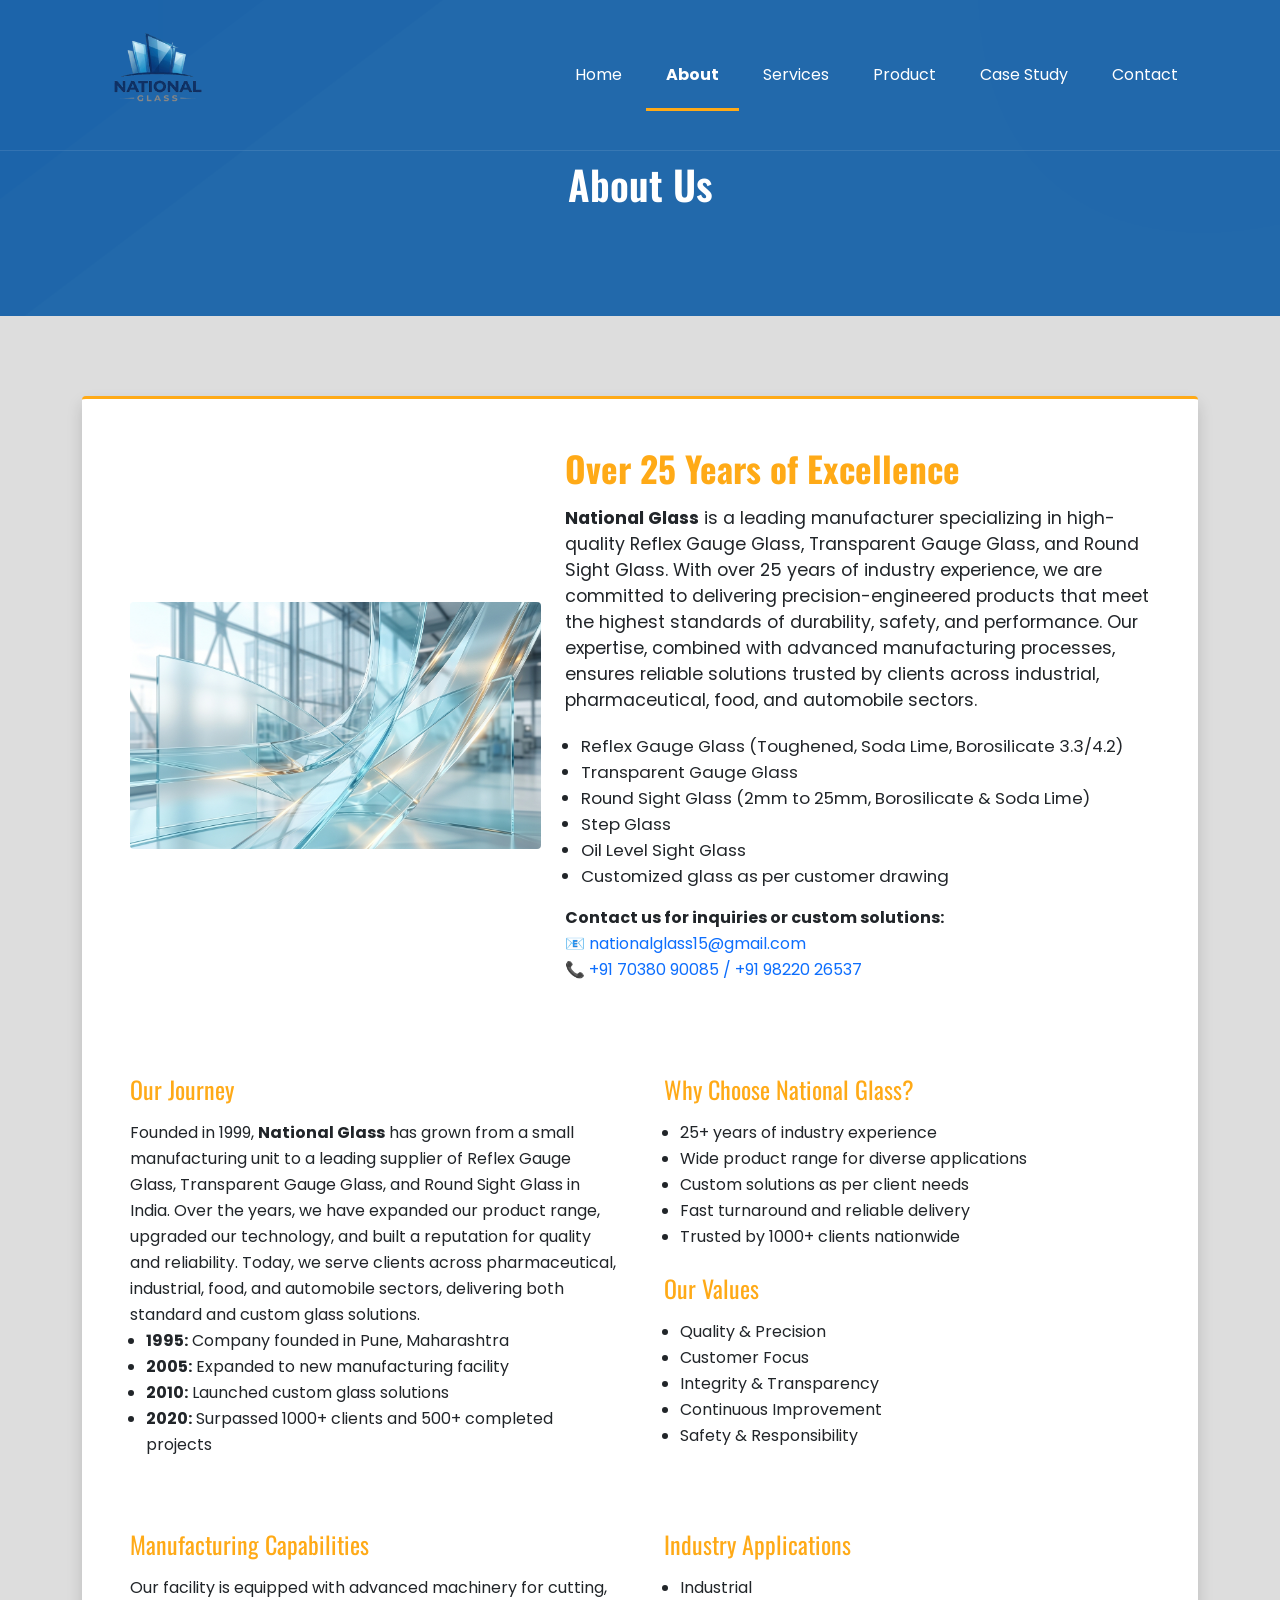
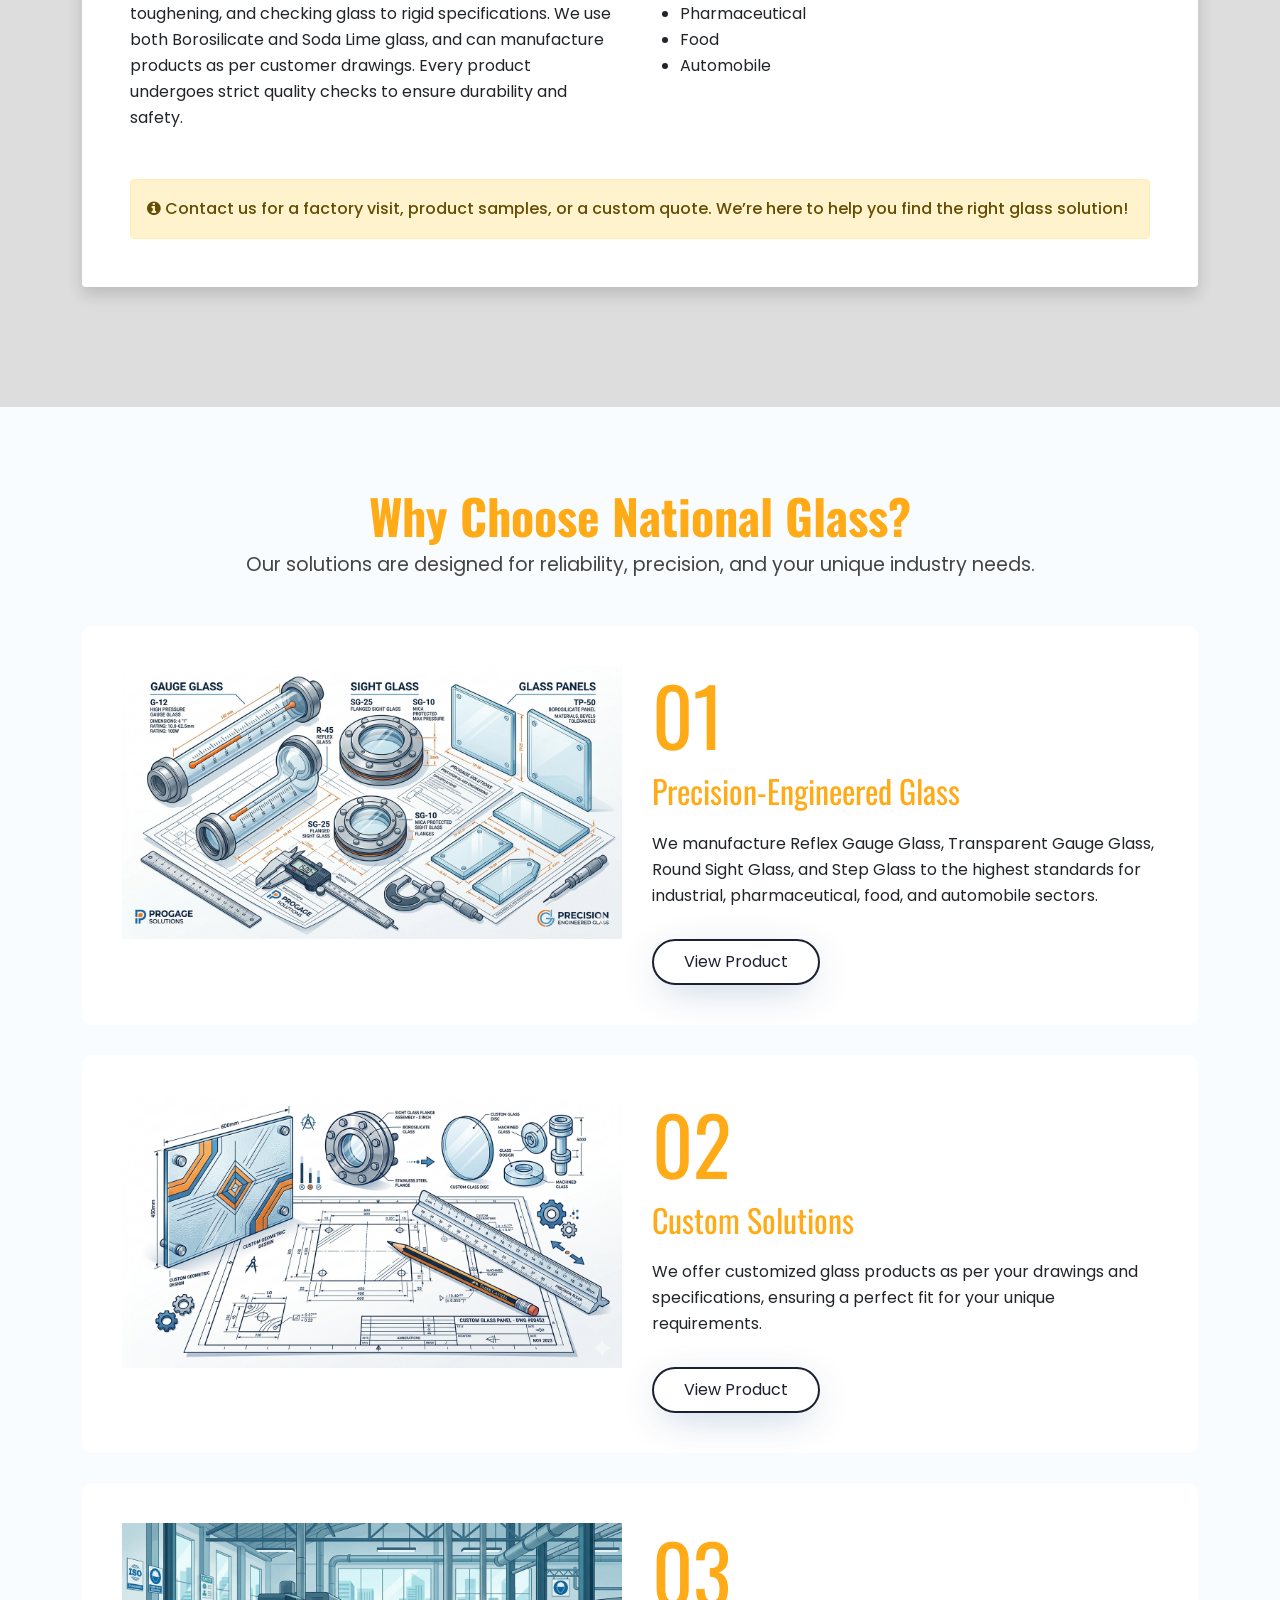
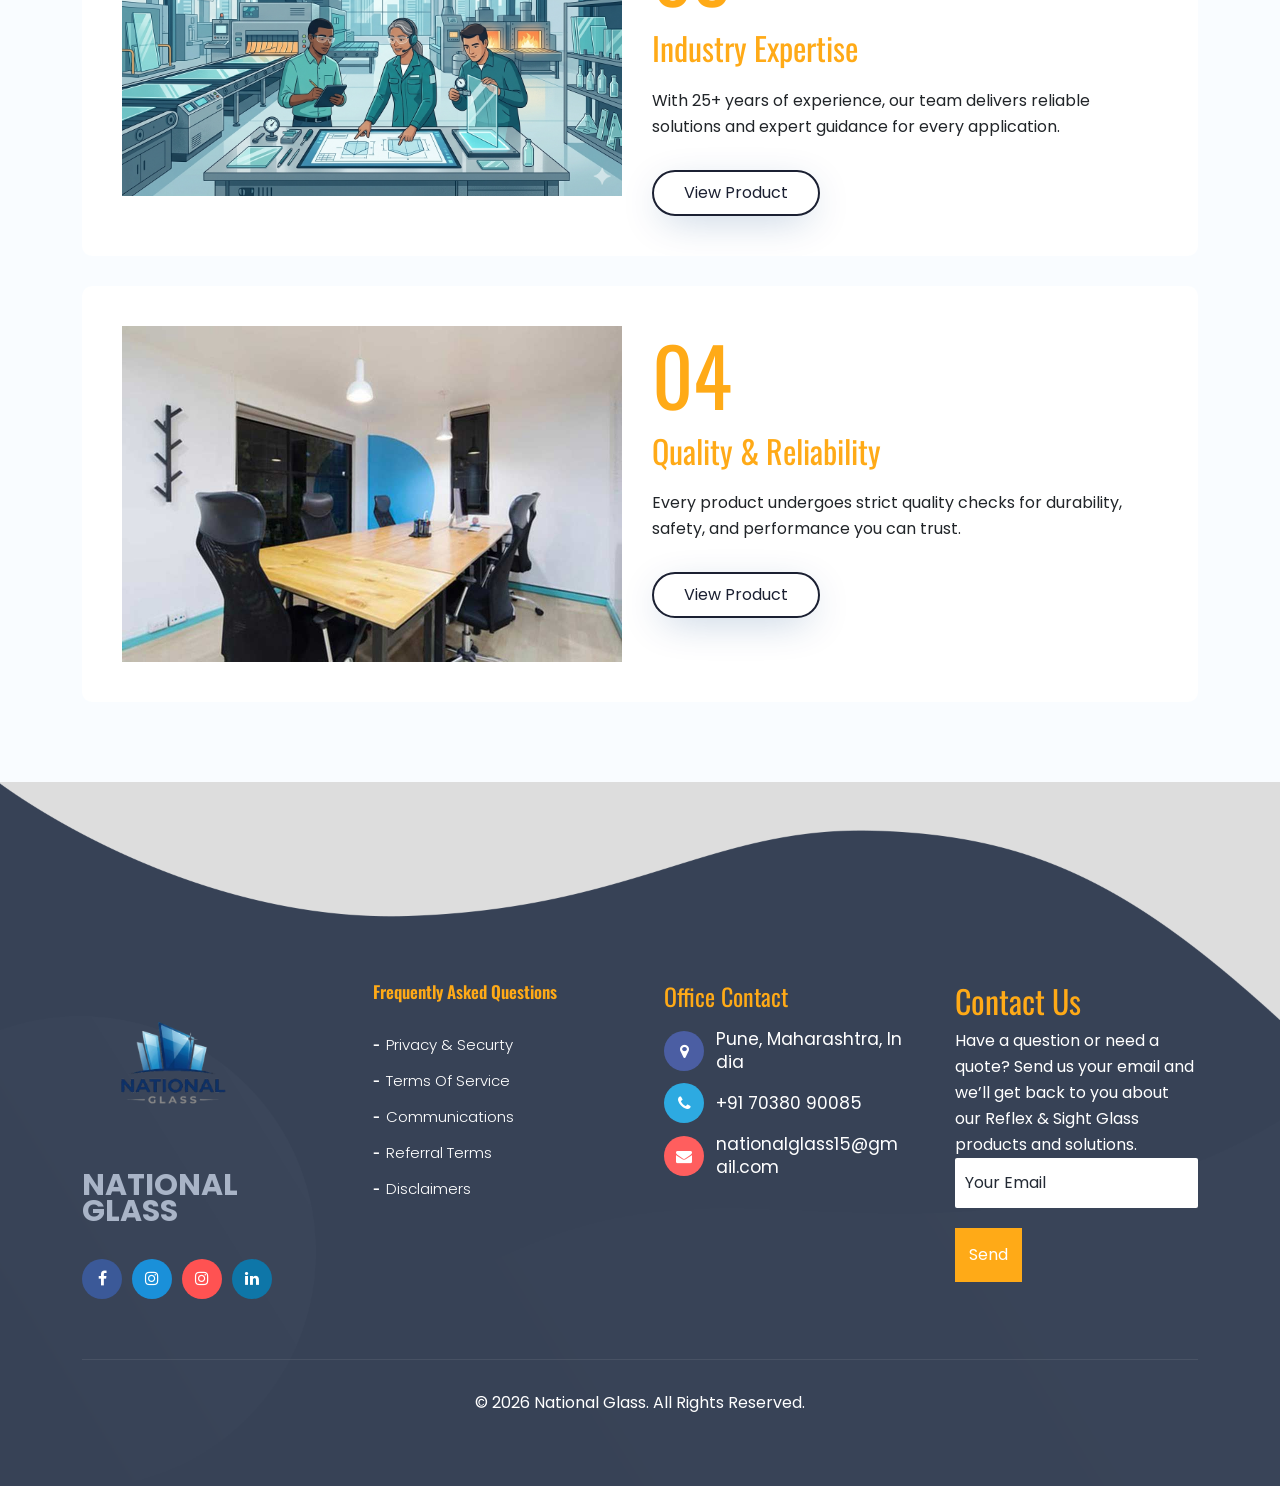
<file: about.html>
<!DOCTYPE html>
<html lang="en">

	<head>
		<!-- Meta -->
		<meta charset="utf-8">
		<meta http-equiv="X-UA-Compatible" content="IE=edge">
		<meta name="viewport" content="width=device-width, initial-scale=1, shrink-to-fit=no">
		<!-- The above 3 meta tags *must* come first in the head; any other head content must come *after* these tags -->
		<meta name="description" content="National Glass">
		<meta name="keywords" content="agency, business, corporate, creative, html5, modern, multipurpose, One Page, parallax, startup ">		
		<link rel="icon" type="image/png" href="assets/img/logo bgimage.png">		
		<!-- SITE TITLE -->
		<title>NATIONAL GLASS</title>			
		<!-- Latest Bootstrap min CSS -->
		<link rel="stylesheet" href="assets/bootstrap/css/bootstrap.min.css">		
		<!-- Google Font -->
		<link rel="stylesheet" href="https://fonts.googleapis.com/css?family=Poppins:300,400,500,600,700,800"> 
		<link rel="stylesheet" href="https://fonts.googleapis.com/css?family=Oswald:300,400,500,600">			
		<!-- Font Awesome CSS -->
		<link rel="stylesheet" href="assets/fonts/font-awesome.min.css">
		<link rel="stylesheet" href="assets/fonts/themify-icons.css">
		<!--- owl carousel Css-->
		<link rel="stylesheet" href="assets/owlcarousel/css/owl.carousel.css">
		<link rel="stylesheet" href="assets/owlcarousel/css/owl.theme.css">
		<!--materialdesignicons Css-->
        <link rel="stylesheet" href="assets/css/fonts.css">		
		<!-- animate CSS -->
		<link rel="stylesheet" href="assets/css/animate.css">				
		<!-- MAGNIFIC CSS -->
		<link rel="stylesheet" href="assets/css/magnific-popup.css">					
		<!-- Style CSS -->						
		<link rel="stylesheet" href="assets/css/menu.css">			
		<link rel="stylesheet" href="assets/css/style.css">			
		<link rel="stylesheet" href="assets/css/responsive.css">			
		<!-- HTML5 shim and Respond.js IE8 support of HTML5 elements and media queries -->
		<!-- WARNING: Respond.js doesn't work if you view the page via file:// -->
		<!--[if lt IE 9]>
		  <script src="https://oss.maxcdn.com/html5shiv/3.7.2/html5shiv.min.js"></script>
		  <script src="https://oss.maxcdn.com/respond/1.4.2/respond.min.js"></script>
		<![endif]-->
	</head>
	
    <body data-spy="scroll" data-offset="80">

		<!-- START PRELOADER -->
		<div class="preloader">
			<div class="spinner">
				<div class="double-bounce1"></div>
				<div class="double-bounce2"></div>
			</div>
		</div>
		<!-- END PRELOADER -->		

		 <!-- START NAVBAR -->
		<div class="site-mobile-menu site-navbar-target">
		  <div class="site-mobile-menu-header">
			<div class="site-mobile-menu-close mt-3">
			  <span class="icon-close2 js-menu-toggle"></span>
			</div>
		  </div>
		  <div class="site-mobile-menu-body"></div>
		</div>
	   
		<header class="site-navbar js-sticky-header site-navbar-target" role="banner">
		  <div class="container">
			<div class="row align-items-center">       
			  <div class="col-6 col-xl-2">
				<h1 class="mb-0 site-logo"><a href="index.html"><img src="assets/img/logo bgimage.png" alt=""></a></h1>
			  </div>
			  <div class="col-12 col-md-10 d-none d-xl-block">
				<nav class="site-navigation position-relative text-right" role="navigation">
				  <ul class="site-menu main-menu js-clone-nav mr-auto d-none d-lg-block">
				  	<li class="has-children">
					  <a href="glass.html" class="nav-link">Home</a>
					  <!-- <ul class="dropdown">
						<li><a href="index_two.html" class="nav-link">Home Two</a></li>
						<li><a href="index_three.html" class="nav-link">Home Three</a></li>
					  </ul> -->
					</li>	
					<li><a class="nav-link active" href="about.html">About</a></li>
					<li><a href="service.html" class="nav-link">Services</a>
					  <!-- <ul class="dropdown">
						<li><a href="single_service.html" class="nav-link">Email Marketing</a></li>
						<li><a href="single_service.html" class="nav-link">Offline SEO</a></li>
						<li><a href="single_service.html" class="nav-link">Social media marketing</a></li>
						<li><a href="single_service.html" class="nav-link">Lead Generation</a></li>
						<li><a href="single_service.html" class="nav-link">Web Design</a></li>
						<li><a href="single_service.html" class="nav-link">Search Engine optimization</a></li>
					  </ul> -->
					</li>
                    <li><a href="project.html" class="nav-link">Product</a>
					  <!-- <ul class="dropdown">
						<li><a href="portfolio_gallery.html" class="nav-link">Portfolio Gallery</a></li>
						<li><a href="portfolio.html" class="nav-link">Portfolio Project</a></li>
						<li><a href="single_project.html" class="nav-link">Single Project</a></li>
					  </ul> -->
					</li>		 
			         <li><a class="nav-link" href="casestudy.html">Case Study</a></li>
					<!-- <li class="has-children">
					  <a href="#" class="nav-link">Pages</a>
					  <ul class="dropdown">
						<li><a href="about.html" class="nav-link">About</a></li>
						<li><a href="faq.html" class="nav-link">Faq Page</a></li>
						<li><a href="404.html" class="nav-link">404 Page</a></li>
						<li><a href="team.html" class="nav-link">Team Member</a></li>
						<li><a href="pricing.html" class="nav-link">Pricing</a></li>
					  </ul>
					</li>					
					<li class="has-children">
					  <a href="blog.html" class="nav-link">Blog</a>
					  <ul class="dropdown">
						<li><a href="blog.html" class="nav-link">Blog No Sidebar</a></li>
						<li><a href="blog_sidebar.html" class="nav-link">Blog With Sidebar</a></li>
						<li><a href="blog_single.html" class="nav-link">Single Blog</a></li>
					  </ul>
					</li>				 -->
			         <li><a class="nav-link" href="contact.html">Contact</a></li>					
				  </ul>
				</nav>
			  </div>
							 <div class="col-6 d-flex justify-content-end align-items-center d-xl-none ml-md-0 py-3" style="position: relative; top: 3px;">
								 <a href="#" class="site-menu-toggle js-menu-toggle"><span class="icon-menu h3"></span></a>
							 </div>
			</div>
		  </div>
		</header>
	   <!-- END NAVBAR-->							
		
		<!-- START SECTION TOP -->
		<section class="section-top" style="background-image: url(assets/img/bg/section-top.png);background-size:cover; background-position: center center;">
			<div class="container">
				<div class="row">
				  <div class="col-lg-12 col-sm-12 col-xs-12 text-center">
					<div class="section-top-title">
						<h1>About Us</h1>		
					</div>
				  </div><!--- END COL -->				  
				</div><!--- END ROW -->
			</div><!--- END CONTAINER -->
		</section>
		<!-- END SECTION TOP -->

		<!-- START SERVICE MARKETING PAGE -->
		<section class="marketing_area section-padding">
			<div class="container">
				<div class="about-bg-card bg-white rounded shadow p-4 p-md-5">
					<div class="row align-items-center">
						<div class="col-lg-5 col-sm-12 col-xs-12 wow fadeInUp mb-4 mb-lg-0" data-wow-duration="1s" data-wow-delay="0.1s" data-wow-offset="0">
							<div class="marketing_content d-flex align-items-center justify-content-center wow animated fadeInUp" data-wow-delay="0.2s">
								<img src="assets/img/indexbgimage.png" class="img-fluid rounded" alt="Industry Photo" style="max-height:340px; object-fit:cover; width:100%;" />
							</div>
						</div>
						<div class="col-lg-7 col-sm-12 col-xs-12 wow fadeInUp" data-wow-duration="1s" data-wow-delay="0.2s" data-wow-offset="0">
							<div class="marketing_text h-100 wow animated fadeInUp" data-wow-delay="0.3s">
								<h2 class="mb-3" style="color:#ffaa17; font-weight:700; font-size:2.2rem;">Over 25 Years of Excellence</h2>
								<p style="font-size:1.1rem;"><strong>National Glass</strong> is a leading manufacturer specializing in high-quality Reflex Gauge Glass, Transparent Gauge Glass, and Round Sight Glass. With over 25 years of industry experience, we are committed to delivering precision-engineered products that meet the highest standards of durability, safety, and performance. Our expertise, combined with advanced manufacturing processes, ensures reliable solutions trusted by clients across industrial, pharmaceutical, food, and automobile sectors.</p>
								<ul class="mt-3 mb-3 ps-3" style="font-size:1.05rem;">
									<li>Reflex Gauge Glass (Toughened, Soda Lime, Borosilicate 3.3/4.2)</li>
									<li>Transparent Gauge Glass</li>
									<li>Round Sight Glass (2mm to 25mm, Borosilicate & Soda Lime)</li>
									<li>Step Glass</li>
									<li>Oil Level Sight Glass</li>
									<li>Customized glass as per customer drawing</li>
								</ul>
								<p>
                                    <strong>Contact us for inquiries or custom solutions:</strong><br>
                                    📧 <a href="mailto:nationalglass15@gmail.com">nationalglass15@gmail.com</a><br>
                                    📞 <a href="tel:+917038090085">+91 70380 90085  /  +91 98220 26537</a>
                                </p>
							</div>
						</div>
					</div>
					<div class="row mt-5 gy-4 gx-5">
						<div class="col-md-6">
							<div class="about-inner-card h-100 wow animated fadeInUp" data-wow-delay="0.4s">
								<h4 class="mb-3" style="color:#ffaa17;">Our Journey</h4>
								<p>Founded in 1999, <strong>National Glass</strong> has grown from a small manufacturing unit to a leading supplier of Reflex Gauge Glass, Transparent Gauge Glass, and Round Sight Glass in India. Over the years, we have expanded our product range, upgraded our technology, and built a reputation for quality and reliability. Today, we serve clients across pharmaceutical, industrial, food, and automobile sectors, delivering both standard and custom glass solutions.</p>
								<ul class="ps-3 mb-0">
									<li><strong>1995:</strong> Company founded in Pune, Maharashtra</li>
									<li><strong>2005:</strong> Expanded to new manufacturing facility</li>
									<li><strong>2010:</strong> Launched custom glass solutions</li>
									<li><strong>2020:</strong> Surpassed 1000+ clients and 500+ completed projects</li>
								</ul>
							</div>
						</div>
						<div class="col-md-6">
							<div class="about-inner-card h-100 wow animated fadeInUp" data-wow-delay="0.5s">
								<h4 class="mb-3" style="color:#ffaa17;">Why Choose National Glass?</h4>
								<ul class="ps-3 mb-3">
									<li>25+ years of industry experience</li>
									<li>Wide product range for diverse applications</li>
									<li>Custom solutions as per client needs</li>
									<li>Fast turnaround and reliable delivery</li>
									<li>Trusted by 1000+ clients nationwide</li>
								</ul>
								<h4 class="mb-3 mt-4" style="color:#ffaa17;">Our Values</h4>
								<ul class="ps-3 mb-0">
									<li>Quality & Precision</li>
									<li>Customer Focus</li>
									<li>Integrity & Transparency</li>
									<li>Continuous Improvement</li>
									<li>Safety & Responsibility</li>
								</ul>
							</div>
						</div>
					</div>
					<div class="row mt-5 gy-4 gx-5">
						<div class="col-md-6">
							<div class="about-inner-card h-100 wow animated fadeInUp" data-wow-delay="0.6s">
								<h4 class="mb-3" style="color:#ffaa17;">Manufacturing Capabilities</h4>
								<p class="mb-0">Our facility is equipped with advanced machinery for cutting, toughening, and checking glass to rigid specifications. We use both Borosilicate and Soda Lime glass, and can manufacture products as per customer drawings. Every product undergoes strict quality checks to ensure durability and safety.</p>
							</div>
						</div>
						<div class="col-md-6">
							<div class="about-inner-card h-100 wow animated fadeInUp" data-wow-delay="0.7s">
								<h4 class="mb-3" style="color:#ffaa17;">Industry Applications</h4>
								<ul class="ps-3 mb-0">
									<li>Industrial</li>
									<li>Pharmaceutical</li>
									<li>Food</li>
									<li>Automobile</li>
								</ul>
							</div>
						</div>
					</div>
					<div class="alert alert-warning mt-5 mb-0" style="font-weight:500;">
						<i class="fa fa-info-circle"></i> Contact us for a factory visit, product samples, or a custom quote. We’re here to help you find the right glass solution!
					</div>
				</div>
			</div>
		</section>
		<!-- END SERVICE MARKETING PAGE -->

        <!-- START PORTFOLIO PROJECT -->
		<section class="portfolio_project_area section-padding">
			<div class="container">
				<div class="row">
				  <div class="col-lg-12 col-sm-12 col-xs-12">
                    <div class="text-center mb-5">
							   <h2 style="color:#ffaa17; font-weight:700; font-size:3rem;">Why Choose National Glass?</h2>
							   <p style="font-size:1.2rem; color:#444;">Our solutions are designed for reliability, precision, and your unique industry needs.</p>
						   </div>
					<div class="single_project">
						<img src="assets/img/precisionglass.png" class="img-fluid" alt="portfolio" />
						<h1>01</h1>
						<h2>Precision-Engineered Glass</h2>
						<p>We manufacture Reflex Gauge Glass, Transparent Gauge Glass, Round Sight Glass, and Step Glass to the highest standards for industrial, pharmaceutical, food, and automobile sectors.</p>
						<a class="btn_one" href="project.html">View Product</a>
					</div>
				  </div><!--- END COL -->
				  <div class="col-lg-12 col-sm-12 col-xs-12">
					<div class="single_project">
						<img src="assets/img/custom3.png" class="img-fluid" alt="portfolio" />
						<h1>02</h1>
						<h2>Custom Solutions</h2>
						<p>We offer customized glass products as per your drawings and specifications, ensuring a perfect fit for your unique requirements.</p>
						<a class="btn_one" href="project.html">View Product</a>
					</div>
				  </div><!--- END COL -->
				  <div class="col-lg-12 col-sm-12 col-xs-12">
					<div class="single_project">
						<img src="assets/img/industryexpertise.png" class="img-fluid" alt="portfolio" />
						<h1>03</h1>
						<h2>Industry Expertise</h2>
						<p>With 25+ years of experience, our team delivers reliable solutions and expert guidance for every application.</p>
						<a class="btn_one" href="project.html">View Product</a>
					</div>
				  </div><!--- END COL -->
				  <div class="col-lg-12 col-sm-12 col-xs-12">
					<div class="single_project">
						<img src="assets/img/portfolio/4.jpg" class="img-fluid" alt="portfolio" />
						<h1>04</h1>
						<h2>Quality & Reliability</h2>
						<p>Every product undergoes strict quality checks for durability, safety, and performance you can trust.</p>
						<a class="btn_one" href="project.html">View Product</a>
					</div>
				  </div><!--- END COL -->				  
				</div><!--- END ROW -->
			</div><!--- END CONTAINER -->
		</section>
		<!-- END PORTFOLIO PROJECT -->
		
		<!-- START FOOTER -->
		<div class="footer" style="background-image: url(assets/img/bg/footer.png);  background-size:cover;">
			<div class="container">		
				   <div class="row footer_bg g-5">
					   <div class="col-lg-3 col-md-6 col-12">
						   <div class="footer_logo footer-col-content">
							<img src="assets/img/logo bgimage.png" alt="" />
							<p class="ngf" style="font-size: 30px;"><B>NATIONAL GLASS</B></p>
						</div>
						<div class="social_profile">
							<ul>
								<li><a href="#" class="f_facebook"><i class="fa fa-facebook" title="Facebook"></i></a></li>
								<li><a href="#" class="f_twitter"><i class="fa fa-instagram" title="Twitter"></i></a></li>
								<li><a href="#" class="f_instagram"><i class="fa fa-instagram" title="Instagram"></i></a></li>
								<li><a href="#" class="f_linkedin"><i class="fa fa-linkedin" title="LinkedIn"></i></a></li>
							</ul>
						</div>							
					   </div><!--- END COL -->
					   <div class="col-lg-3 col-md-6 col-12">
						   <div class="single_footer footer-col-content">
							<h4 class="faq" style="color: #ffaa17;">Frequently Asked Questions</h4>
							<ul>
								<li><a href="#">Privacy & Securty</a></li>
								<li><a href="#">Terms of Service</a></li>
								<li><a href="#">Communications</a></li>
								<li><a href="#">Referral Terms</a></li>
								<li><a href="#">Disclaimers</a></li>
							</ul>
						</div>
					   </div><!--- END COL -->
					   <div class="col-lg-3 col-md-6 col-12">
						<!-- <div class="footer-contact-icons">
							<h4>Office Contact</h4>
							<p><i class="fa fa-map-marker" title="Location"></i></i>Pune, Maharashtra, India</p>
                            <p></p><i class="fa fa-phone" title="Call"></i><a href="tel:+917038090085" style="color:inherit;text-decoration:none;"> +91 70380 90085</a></p>
                            <p><i class="fa fa-envelope" title="Email"></i><a href="mailto:nationalglass15@gmail.com" style="color:inherit;text-decoration:none;"> nationalglass15@gmail.com</a></p>
						</div> -->
						   <div class="footer-contact-block footer-col-content">
                            <h4>Office Contact</h4>
							<div class="footer-contact-row">
								<span class="footer-contact-icon location"><i class="fa fa-map-marker"></i></span>
								<span class="footer-contact-text"><a href="location:Pune, Maharashtra, India">Pune, Maharashtra, India</a></span>
							</div>
							<div class="footer-contact-row">
							    <span class="footer-contact-icon phone"><i class="fa fa-phone"></i></span>
								<span class="footer-contact-text"><a href="tel:+917038090085">+91 70380 90085</a></span>
							</div>
							<div class="footer-contact-row">
								<span class="footer-contact-icon email"><i class="fa fa-envelope"></i></span>
								<span class="footer-contact-text"><a href="mailto:nationalglass15@gmail.com">nationalglass15@gmail.com</a></span>
							</div>
						</div>
					   </div><!--- END COL -->
					   <div class="col-lg-3 col-md-6 col-12">
						   <div class="newsletter-form footer-col-content">
							<div class="newsletter">
                                <h2>Contact Us</h2>
                                <p class="fnr" style="color: #fff;">
                                    Have a question or need a quote? Send us your email and we’ll get back to you about our Reflex & Sight Glass products and solutions.
                                </p>
								<form method="POST" action="https://formspree.io/f/xykvwebn" class="form">
									<input class="form-control" type="email" name="email" placeholder="Your Email" required>
									<input type="hidden" name="subject" value="Newsletter Signup">
									<button class="sendbtn" type="submit">Send</button>
								</form>
                            </div>
						</div>
					</div><!--- END COL -->		
				</div><!--- END ROW -->		
				<div class="row">
					<div class="col-lg-12 text-center">
						<div class="footer_copyright">
							<p>&copy; 2026 National Glass. All Rights Reserved.</p>
						</div>
					</div>
				</div>				
			</div><!--- END CONTAINER -->
		</div>
		<!-- END FOOTER -->	

		<!-- Latest jQuery -->
			<script src="assets/js/jquery-1.12.4.min.js"></script>
		<!-- Latest compiled and minified Bootstrap -->
			<script src="assets/bootstrap/js/bootstrap.min.js"></script>
		<!-- modernizer JS -->		
			<script src="assets/js/modernizr-2.8.3.min.js"></script>																		
		<!-- owl-carousel min js  -->
			<script src="assets/owlcarousel/js/owl.carousel.min.js"></script>					
		<!-- magnific-popup js -->               
			<script src="assets/js/jquery.magnific-popup.min.js"></script>			
		<!-- jquery mixitup js -->   
			<script src="assets/js/jquery.mixitup.js"></script>			
		<!-- jquery appear js -->
			<script src="assets/js/jquery.appear.js"></script>							
		<!-- countTo js -->
			<script src="assets/js/jquery.inview.min.js"></script>	
		<!-- stellar js -->
			<script src="assets/js/jquery.stellar.min.js"></script>			
		<!-- WOW - Reveal Animations When You Scroll -->
			<script src="assets/js/wow.min.js"></script>	
		<!-- Menu js -->
			<script src="assets/js/menu.js"></script>																				
			<script src="assets/js/jquery.sticky.js"></script>			
		<!-- scrolltopcontrol js -->																				
			<script src="assets/js/scrolltopcontrol.js"></script>																				
		<!-- scripts js -->
			<script src="assets/js/scripts.js"></script>		
    </body>
</html>
</file>
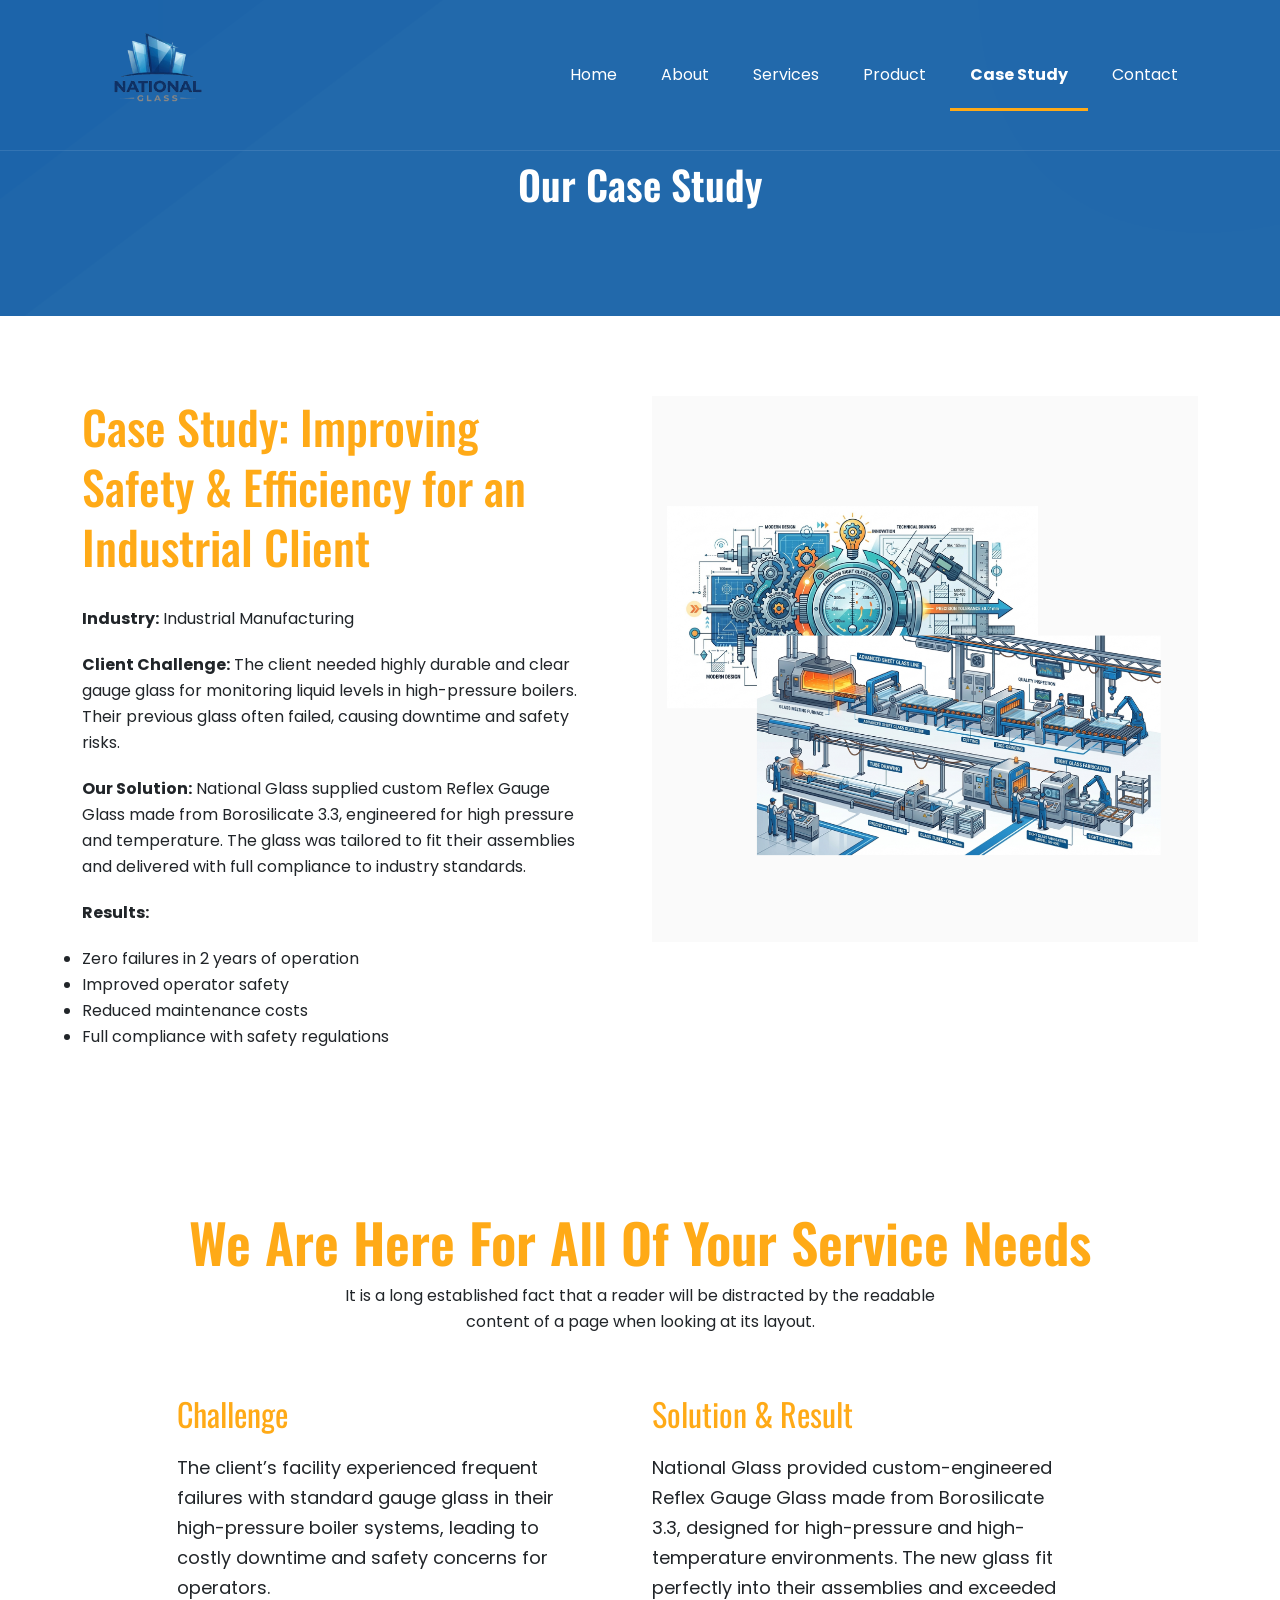
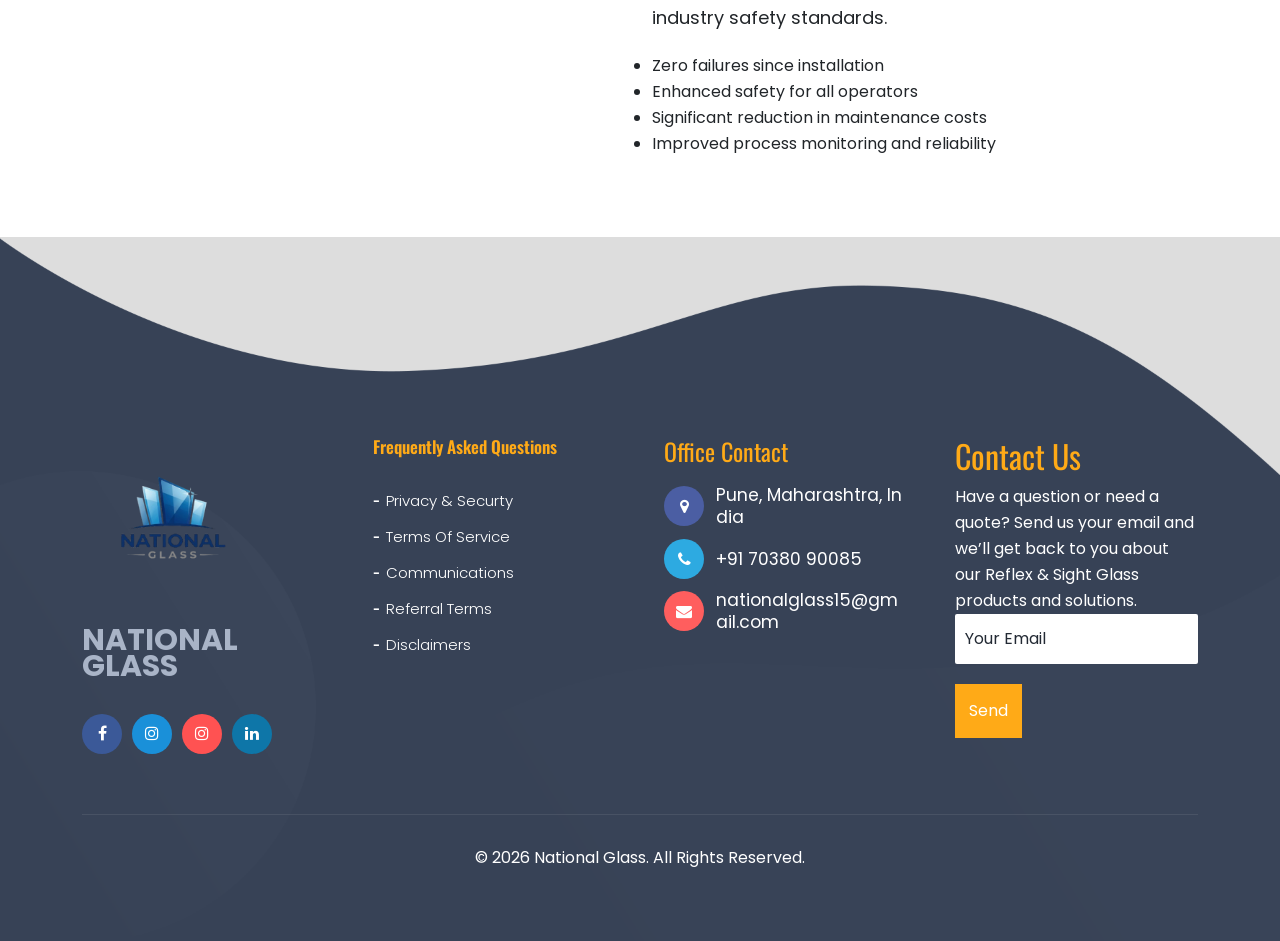
<file: casestudy.html>
<!DOCTYPE html>
<html lang="en">

	<head>
		<!-- Meta -->
		<meta charset="utf-8">
		<meta http-equiv="X-UA-Compatible" content="IE=edge">
		<meta name="viewport" content="width=device-width, initial-scale=1, shrink-to-fit=no">
		<!-- The above 3 meta tags *must* come first in the head; any other head content must come *after* these tags -->
		<meta name="description" content="National Glass">
		<meta name="keywords" content="agency, business, corporate, creative, html5, modern, multipurpose, One Page, parallax, startup ">		
		<link rel="icon" type="image/png" href="assets/img/logo bgimage.png">		
		<!-- SITE TITLE -->
		<title>NATIONAL GLASS</title>			
		<!-- Latest Bootstrap min CSS -->
		<link rel="stylesheet" href="assets/bootstrap/css/bootstrap.min.css">		
		<!-- Google Font -->
		<link rel="stylesheet" href="https://fonts.googleapis.com/css?family=Poppins:300,400,500,600,700,800"> 
		<link rel="stylesheet" href="https://fonts.googleapis.com/css?family=Oswald:300,400,500,600">			
		<!-- Font Awesome CSS -->
		<link rel="stylesheet" href="assets/fonts/font-awesome.min.css">
		<link rel="stylesheet" href="assets/fonts/themify-icons.css">
		<!--- owl carousel Css-->
		<link rel="stylesheet" href="assets/owlcarousel/css/owl.carousel.css">
		<link rel="stylesheet" href="assets/owlcarousel/css/owl.theme.css">
		<!--materialdesignicons Css-->
        <link rel="stylesheet" href="assets/css/fonts.css">		
		<!-- animate CSS -->
		<link rel="stylesheet" href="assets/css/animate.css">				
		<!-- MAGNIFIC CSS -->
		<link rel="stylesheet" href="assets/css/magnific-popup.css">					
		<!-- Style CSS -->						
		<link rel="stylesheet" href="assets/css/menu.css">			
		<link rel="stylesheet" href="assets/css/style.css">			
		<link rel="stylesheet" href="assets/css/responsive.css">			
		<!-- HTML5 shim and Respond.js IE8 support of HTML5 elements and media queries -->
		<!-- WARNING: Respond.js doesn't work if you view the page via file:// -->
		<!--[if lt IE 9]>
		  <script src="https://oss.maxcdn.com/html5shiv/3.7.2/html5shiv.min.js"></script>
		  <script src="https://oss.maxcdn.com/respond/1.4.2/respond.min.js"></script>
		<![endif]-->
	</head>
	
    <body data-spy="scroll" data-offset="80">

		<!-- START PRELOADER -->
		<div class="preloader">
			<div class="spinner">
				<div class="double-bounce1"></div>
				<div class="double-bounce2"></div>
			</div>
		</div>
		<!-- END PRELOADER -->		

		 <!-- START NAVBAR -->
		<div class="site-mobile-menu site-navbar-target">
		  <div class="site-mobile-menu-header">
			<div class="site-mobile-menu-close mt-3">
			  <span class="icon-close2 js-menu-toggle"></span>
			</div>
		  </div>
		  <div class="site-mobile-menu-body"></div>
		</div>
	   
		<header class="site-navbar js-sticky-header site-navbar-target" role="banner">
		  <div class="container">
			<div class="row align-items-center">       
			  <div class="col-6 col-xl-2">
				<h1 class="mb-0 site-logo"><a href="index.html"><img src="assets/img/logo bgimage.png" alt=""></a></h1>
			  </div>
			  <div class="col-12 col-md-10 d-none d-xl-block">
				<nav class="site-navigation position-relative text-right" role="navigation">
				  <ul class="site-menu main-menu js-clone-nav mr-auto d-none d-lg-block">
				  	<li class="has-children">
					  <a href="glass.html" class="nav-link">Home</a>
					  <!-- <ul class="dropdown">
						<li><a href="index_two.html" class="nav-link">Home Two</a></li>
						<li><a href="index_three.html" class="nav-link">Home Three</a></li>
					  </ul> -->
					</li>	
					<li><a class="nav-link" href="about.html">About</a></li>
					<li><a href="service.html" class="nav-link">Services</a>
					  <!-- <ul class="dropdown">
						<li><a href="single_service.html" class="nav-link">Email Marketing</a></li>
						<li><a href="single_service.html" class="nav-link">Offline SEO</a></li>
						<li><a href="single_service.html" class="nav-link">Social media marketing</a></li>
						<li><a href="single_service.html" class="nav-link">Lead Generation</a></li>
						<li><a href="single_service.html" class="nav-link">Web Design</a></li>
						<li><a href="single_service.html" class="nav-link">Search Engine optimization</a></li>
					  </ul> -->
					</li>
                    <li><a href="project.html" class="nav-link">Product</a>
					  <!-- <ul class="dropdown">
						<li><a href="portfolio_gallery.html" class="nav-link">Portfolio Gallery</a></li>
						<li><a href="portfolio.html" class="nav-link">Portfolio Project</a></li>
						<li><a href="single_project.html" class="nav-link">Single Project</a></li>
					  </ul> -->
					</li>				 
			         <li><a class="nav-link active" href="casestudy.html">Case Study</a></li>
					<!-- <li class="has-children">
					  <a href="#" class="nav-link">Pages</a>
					  <ul class="dropdown">
						<li><a href="about.html" class="nav-link">About</a></li>
						<li><a href="faq.html" class="nav-link">Faq Page</a></li>
						<li><a href="404.html" class="nav-link">404 Page</a></li>
						<li><a href="team.html" class="nav-link">Team Member</a></li>
						<li><a href="pricing.html" class="nav-link">Pricing</a></li>
					  </ul>
					</li>					
					<li class="has-children">
					  <a href="blog.html" class="nav-link">Blog</a>
					  <ul class="dropdown">
						<li><a href="blog.html" class="nav-link">Blog No Sidebar</a></li>
						<li><a href="blog_sidebar.html" class="nav-link">Blog With Sidebar</a></li>
						<li><a href="blog_single.html" class="nav-link">Single Blog</a></li>
					  </ul>
					</li>				 -->
			         <li><a class="nav-link" href="contact.html">Contact</a></li>					
				  </ul>
				</nav>
			  </div>
			   <div class="col-6 d-flex justify-content-end align-items-center d-xl-none ml-md-0 py-3" style="position: relative; top: 3px;">
				   <a href="#" class="site-menu-toggle js-menu-toggle"><span class="icon-menu h3"></span></a>
				   </div>
			</div>
		  </div>
		</header>
	   <!-- END NAVBAR-->					
		
		<!-- START SECTION TOP -->
		<section class="section-top" style="background-image: url(assets/img/bg/section-top.png);background-size:cover; background-position: center center;">
			<div class="container">
				<div class="row">
				  <div class="col-lg-12 col-sm-12 col-xs-12 text-center">
					<div class="section-top-title">
						<h1>Our Case Study</h1>		
					</div>
				  </div><!--- END COL -->				  
				</div><!--- END ROW -->
			</div><!--- END CONTAINER -->
		</section>
		<!-- END SECTION TOP -->
		
		<!-- START CASE STUDY TOP CONTENT -->
		<section class="case_content_top_area section-padding" style="background: #ffffff;">
				<div class="container">
						<div class="row">
							<div class="col-lg-6 col-sm-12 col-xs-12">
								<div class="case_content_top">
										<h2>Case Study: Improving Safety & Efficiency for an Industrial Client</h2>
										<p><strong>Industry:</strong> Industrial Manufacturing</p>
										<p><strong>Client Challenge:</strong> The client needed highly durable and clear gauge glass for monitoring liquid levels in high-pressure boilers. Their previous glass often failed, causing downtime and safety risks.</p>
										<p><strong>Our Solution:</strong> National Glass supplied custom Reflex Gauge Glass made from Borosilicate 3.3, engineered for high pressure and temperature. The glass was tailored to fit their assemblies and delivered with full compliance to industry standards.</p>
										<p><strong>Results:</strong></p>
										<ul>
											<li>Zero failures in 2 years of operation</li>
											<li>Improved operator safety</li>
											<li>Reduced maintenance costs</li>
											<li>Full compliance with safety regulations</li>
										</ul>
								</div>
							</div><!--- END COL -->
							<div class="col-lg-6 col-sm-12 col-xs-12">
								<div class="case_content_top_img">
										<img src="assets/img/manufacture3.png" class="img-fluid" alt="Industrial case study" />
								</div>
							</div><!--- END COL -->
						</div><!--- END ROW -->
				</div><!--- END CONTAINER -->
		</section>
		<!-- END CASE STUDY TOP CONTENT -->
		
		<!-- START CASE STUDY -->
		<section class="case_content_area section-padding" style="background: #ffffff;">
			<div class="container">
				<div class="section-title text-center">
					<h2>We are here for all of your service needs</h2>
					<p>It is a long established fact that a reader will be distracted by the readable content of a page when looking at its layout.</p>
				</div>				
				<div class="row">
						<div class="col-lg-10 offset-lg-1 col-sm-12 col-xs-12">
								<div class="row">
									<div class="col-lg-6 col-sm-12 col-xs-12">
										<div class="case_content">
												<h2>Challenge</h2>
												<p>The client’s facility experienced frequent failures with standard gauge glass in their high-pressure boiler systems, leading to costly downtime and safety concerns for operators.</p>
										</div>
									</div><!--- END COL -->
									<div class="col-lg-6 col-sm-12 col-xs-12">
										<div class="case_content">
												<h2>Solution & Result</h2>
												<p>National Glass provided custom-engineered Reflex Gauge Glass made from Borosilicate 3.3, designed for high-pressure and high-temperature environments. The new glass fit perfectly into their assemblies and exceeded industry safety standards.</p>
												<ul>
													<li>Zero failures since installation</li>
													<li>Enhanced safety for all operators</li>
													<li>Significant reduction in maintenance costs</li>
													<li>Improved process monitoring and reliability</li>
												</ul>
										</div>
									</div><!--- END COL -->
								</div>
						</div><!--- END COL -->
				</div><!--- END ROW -->
			</div><!--- END CONTAINER -->
		</section>
		<!-- END CASE STUDY -->				
		
		<!-- START FOOTER -->
		<div class="footer" style="background-image: url(assets/img/bg/footer.png);  background-size:cover;">
			<div class="container">		
				   <div class="row footer_bg g-5">
					   <div class="col-lg-3 col-md-6 col-12">
						   <div class="footer_logo footer-col-content">
							<img src="assets/img/logo bgimage.png" alt="" />
							<p class="ngf" style="font-size: 30px;"><B>NATIONAL GLASS</B></p>
						</div>
						<div class="social_profile">
							<ul>
								<li><a href="#" class="f_facebook"><i class="fa fa-facebook" title="Facebook"></i></a></li>
								<li><a href="#" class="f_twitter"><i class="fa fa-instagram" title="Twitter"></i></a></li>
								<li><a href="#" class="f_instagram"><i class="fa fa-instagram" title="Instagram"></i></a></li>
								<li><a href="#" class="f_linkedin"><i class="fa fa-linkedin" title="LinkedIn"></i></a></li>
							</ul>
						</div>							
					   </div><!--- END COL -->
					   <div class="col-lg-3 col-md-6 col-12">
						   <div class="single_footer footer-col-content">
							<h4 class="faq" style="color: #ffaa17;">Frequently Asked Questions</h4>
							<ul>
								<li><a href="#">Privacy & Securty</a></li>
								<li><a href="#">Terms of Service</a></li>
								<li><a href="#">Communications</a></li>
								<li><a href="#">Referral Terms</a></li>
								<li><a href="#">Disclaimers</a></li>
							</ul>
						</div>
					   </div><!--- END COL -->
					   <div class="col-lg-3 col-md-6 col-12">
						<!-- <div class="footer-contact-icons">
							<h4>Office Contact</h4>
							<p><i class="fa fa-map-marker" title="Location"></i></i>Pune, Maharashtra, India</p>
                            <p></p><i class="fa fa-phone" title="Call"></i><a href="tel:+917038090085" style="color:inherit;text-decoration:none;"> +91 70380 90085</a></p>
                            <p><i class="fa fa-envelope" title="Email"></i><a href="mailto:nationalglass15@gmail.com" style="color:inherit;text-decoration:none;"> nationalglass15@gmail.com</a></p>
						</div> -->
						   <div class="footer-contact-block footer-col-content">
                            <h4>Office Contact</h4>
							<div class="footer-contact-row">
								<span class="footer-contact-icon location"><i class="fa fa-map-marker"></i></span>
								<span class="footer-contact-text"><a href="location:Pune, Maharashtra, India">Pune, Maharashtra, India</a></span>
							</div>
							<div class="footer-contact-row">
							    <span class="footer-contact-icon phone"><i class="fa fa-phone"></i></span>
								<span class="footer-contact-text"><a href="tel:+917038090085">+91 70380 90085</a></span>
							</div>
							<div class="footer-contact-row">
								<span class="footer-contact-icon email"><i class="fa fa-envelope"></i></span>
								<span class="footer-contact-text"><a href="mailto:nationalglass15@gmail.com">nationalglass15@gmail.com</a></span>
							</div>
						</div>
					   </div><!--- END COL -->
					   <div class="col-lg-3 col-md-6 col-12">
						   <div class="newsletter-form footer-col-content">
							<div class="newsletter">
                                <h2>Contact Us</h2>
                                <p class="fnr" style="color: #fff;">
                                    Have a question or need a quote? Send us your email and we’ll get back to you about our Reflex & Sight Glass products and solutions.
                                </p>
								<form method="POST" action="https://formspree.io/f/xykvwebn" class="form">
									<input class="form-control" type="email" name="email" placeholder="Your Email" required>
									<input type="hidden" name="subject" value="Newsletter Signup">
									<button class="sendbtn" type="submit">Send</button>
								</form>
                            </div>
						</div>
					</div><!--- END COL -->		
				</div><!--- END ROW -->		
				<div class="row">
					<div class="col-lg-12 text-center">
						<div class="footer_copyright">
							<p>&copy; 2026 National Glass. All Rights Reserved.</p>
						</div>
					</div>
				</div>				
			</div><!--- END CONTAINER -->
		</div>
		<!-- END FOOTER -->	

		<!-- Latest jQuery -->
			<script src="assets/js/jquery-1.12.4.min.js"></script>
		<!-- Latest compiled and minified Bootstrap -->
			<script src="assets/bootstrap/js/bootstrap.min.js"></script>
		<!-- modernizer JS -->		
			<script src="assets/js/modernizr-2.8.3.min.js"></script>																		
		<!-- owl-carousel min js  -->
			<script src="assets/owlcarousel/js/owl.carousel.min.js"></script>					
		<!-- magnific-popup js -->               
			<script src="assets/js/jquery.magnific-popup.min.js"></script>			
		<!-- jquery mixitup js -->   
			<script src="assets/js/jquery.mixitup.js"></script>			
		<!-- jquery appear js -->
			<script src="assets/js/jquery.appear.js"></script>							
		<!-- countTo js -->
			<script src="assets/js/jquery.inview.min.js"></script>	
		<!-- stellar js -->
			<script src="assets/js/jquery.stellar.min.js"></script>			
		<!-- WOW - Reveal Animations When You Scroll -->
			<script src="assets/js/wow.min.js"></script>	
		<!-- Menu js -->
			<script src="assets/js/menu.js"></script>																				
			<script src="assets/js/jquery.sticky.js"></script>			
		<!-- scrolltopcontrol js -->																				
			<script src="assets/js/scrolltopcontrol.js"></script>																				
		<!-- scripts js -->
			<script src="assets/js/scripts.js"></script>		
    </body>
</html>
</file>
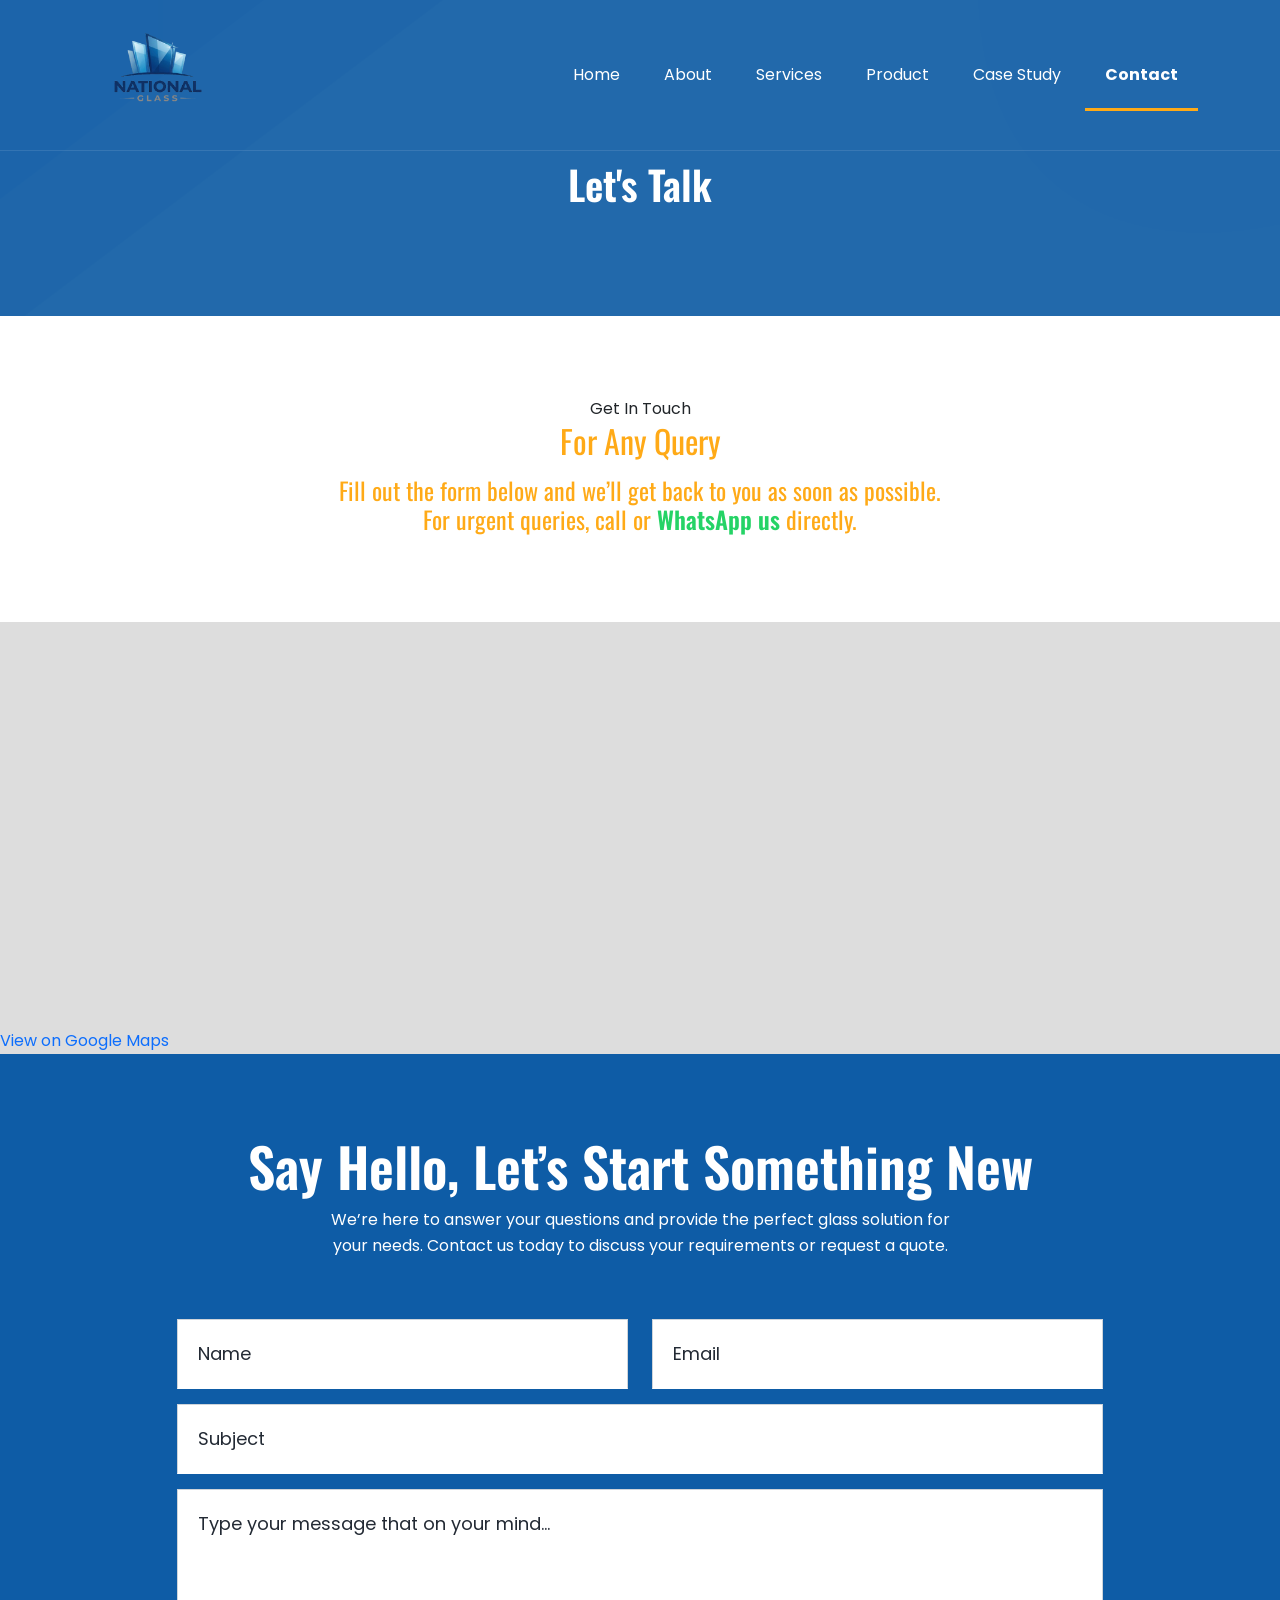
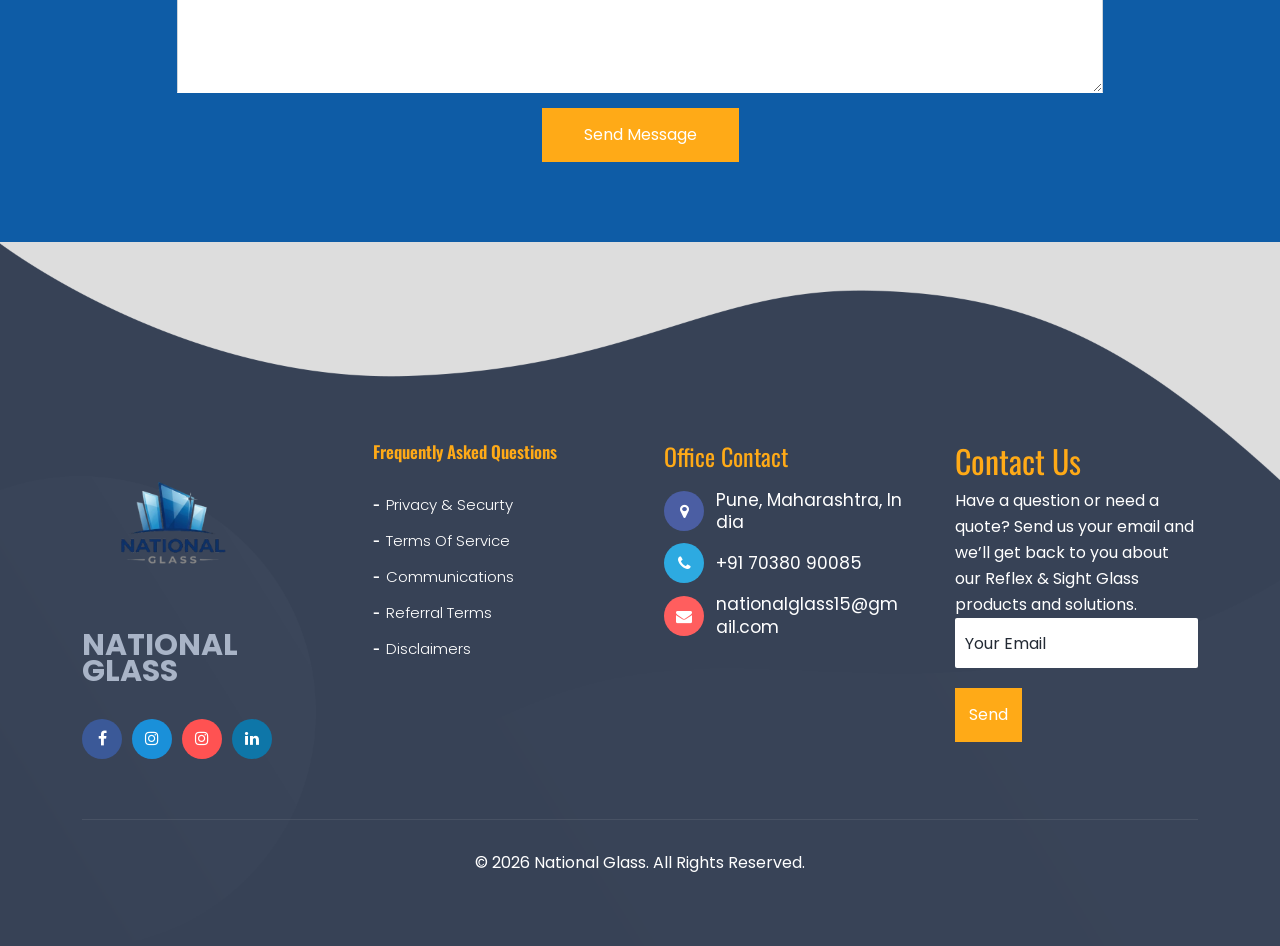
<file: contact.html>
<!DOCTYPE html>
<html lang="en">

	<head>
		<!-- Meta -->
		<meta charset="utf-8">
		<meta http-equiv="X-UA-Compatible" content="IE=edge">
		<meta name="viewport" content="width=device-width, initial-scale=1, shrink-to-fit=no">
		<!-- The above 3 meta tags *must* come first in the head; any other head content must come *after* these tags -->
		<meta name="description" content="National Glass">
		<meta name="keywords" content="agency, business, corporate, creative, html5, modern, multipurpose, One Page, parallax, startup ">		
		<link rel="icon" type="image/png" href="assets/img/logo bgimage.png">		
		<!-- SITE TITLE -->
		<title>NATIONAL GLASS</title>			
		<!-- Latest Bootstrap min CSS -->
		<link rel="stylesheet" href="assets/bootstrap/css/bootstrap.min.css">		
		<!-- Google Font -->
		<link rel="stylesheet" href="https://fonts.googleapis.com/css?family=Poppins:300,400,500,600,700,800"> 
		<link rel="stylesheet" href="https://fonts.googleapis.com/css?family=Oswald:300,400,500,600">			
		<!-- Font Awesome CSS -->
		<link rel="stylesheet" href="assets/fonts/font-awesome.min.css">
		<link rel="stylesheet" href="assets/fonts/themify-icons.css">
		<!--- owl carousel Css-->
		<link rel="stylesheet" href="assets/owlcarousel/css/owl.carousel.css">
		<link rel="stylesheet" href="assets/owlcarousel/css/owl.theme.css">
		<!--materialdesignicons Css-->
        <link rel="stylesheet" href="assets/css/fonts.css">		
		<!-- animate CSS -->
		<link rel="stylesheet" href="assets/css/animate.css">				
		<!-- MAGNIFIC CSS -->
		<link rel="stylesheet" href="assets/css/magnific-popup.css">					
		<!-- Style CSS -->						
		<link rel="stylesheet" href="assets/css/menu.css">			
		<link rel="stylesheet" href="assets/css/style.css">			
		<link rel="stylesheet" href="assets/css/responsive.css">			
		<!-- HTML5 shim and Respond.js IE8 support of HTML5 elements and media queries -->
		<!-- WARNING: Respond.js doesn't work if you view the page via file:// -->
		<!--[if lt IE 9]>
		  <script src="https://oss.maxcdn.com/html5shiv/3.7.2/html5shiv.min.js"></script>
		  <script src="https://oss.maxcdn.com/respond/1.4.2/respond.min.js"></script>
		<![endif]-->
	</head>
	
    <body data-spy="scroll" data-offset="80">

		<!-- START PRELOADER -->
		<div class="preloader">
			<div class="spinner">
				<div class="double-bounce1"></div>
				<div class="double-bounce2"></div>
			</div>
		</div>
		<!-- END PRELOADER -->		

		 <!-- START NAVBAR -->
		<div class="site-mobile-menu site-navbar-target">
		  <div class="site-mobile-menu-header">
			<div class="site-mobile-menu-close mt-3">
			  <span class="icon-close2 js-menu-toggle"></span>
			</div>
		  </div>
		  <div class="site-mobile-menu-body"></div>
		</div>
	   
		<header class="site-navbar js-sticky-header site-navbar-target" role="banner">
		  <div class="container">
			<div class="row align-items-center">       
			  <div class="col-6 col-xl-2">
				<h1 class="mb-0 site-logo"><a href="index.html"><img src="assets/img/logo bgimage.png" alt=""></a></h1>
			  </div>
			  <div class="col-12 col-md-10 d-none d-xl-block">
				<nav class="site-navigation position-relative text-right" role="navigation">
				  <ul class="site-menu main-menu js-clone-nav mr-auto d-none d-lg-block">
				  	<li class="has-children">
					  <a href="glass.html" class="nav-link">Home</a>
					  <!-- <ul class="dropdown">
						<li><a href="index_two.html" class="nav-link">Home Two</a></li>
						<li><a href="index_three.html" class="nav-link">Home Three</a></li>
					  </ul> -->
					</li>	
					<li><a class="nav-link" href="about.html">About</a></li>
					<li><a href="service.html" class="nav-link">Services</a>
					  <!-- <ul class="dropdown">
						<li><a href="single_service.html" class="nav-link">Email Marketing</a></li>
						<li><a href="single_service.html" class="nav-link">Offline SEO</a></li>
						<li><a href="single_service.html" class="nav-link">Social media marketing</a></li>
						<li><a href="single_service.html" class="nav-link">Lead Generation</a></li>
						<li><a href="single_service.html" class="nav-link">Web Design</a></li>
						<li><a href="single_service.html" class="nav-link">Search Engine optimization</a></li>
					  </ul> -->
					</li>
                    <li><a href="project.html" class="nav-link">Product</a>
					  <!-- <ul class="dropdown">
						<li><a href="portfolio_gallery.html" class="nav-link">Portfolio Gallery</a></li>
						<li><a href="portfolio.html" class="nav-link">Portfolio Project</a></li>
						<li><a href="single_project.html" class="nav-link">Single Project</a></li>
					  </ul> -->
					</li>				 
			         <li><a class="nav-link" href="casestudy.html">Case Study</a></li>	
					<!-- <li class="has-children">
					  <a href="#" class="nav-link">Pages</a>
					  <ul class="dropdown">
						<li><a href="about.html" class="nav-link">About</a></li>
						<li><a href="faq.html" class="nav-link">Faq Page</a></li>
						<li><a href="404.html" class="nav-link">404 Page</a></li>
						<li><a href="team.html" class="nav-link">Team Member</a></li>
						<li><a href="pricing.html" class="nav-link">Pricing</a></li>
					  </ul>
					</li>					 -->
					<!-- <li class="has-children">
					  <a href="blog.html" class="nav-link">Blog</a>
					  <ul class="dropdown">
						<li><a href="blog.html" class="nav-link">Blog No Sidebar</a></li>
						<li><a href="blog_sidebar.html" class="nav-link">Blog With Sidebar</a></li>
						<li><a href="blog_single.html" class="nav-link">Single Blog</a></li>
					  </ul>
					</li>				 -->
			         <li><a class="nav-link active" href="contact.html">Contact</a></li>					
				  </ul>
				</nav>
			  </div>
			   <div class="col-6 d-flex justify-content-end align-items-center d-xl-none ml-md-0 py-3" style="position: relative; top: 3px;">
				   <a href="#" class="site-menu-toggle js-menu-toggle"><span class="icon-menu h3"></span></a>
				   </div>
			</div>
		  </div>
		</header>
	   <!-- END NAVBAR-->							
		
		<!-- START SECTION TOP -->
		<section class="section-top" style="background-image: url(assets/img/bg/section-top.png);background-size:cover; background-position: center center;">
			<div class="container">
				<div class="row">
				  <div class="col-lg-12 col-sm-12 col-xs-12 text-center">
					<div class="section-top-title">
						<h1>Let's Talk</h1>		
					</div>
				  </div><!--- END COL -->				  
				</div><!--- END ROW -->
			</div><!--- END CONTAINER -->
		</section>
		<!-- END SECTION TOP -->
		
		<!-- START ADDRESS -->
		<section class="address_area section-padding" style="background: #ffffff;">
			<div class="container">
				<div class="row">
				  <!-- <div class="col-lg-4 col-sm-4 col-xs-12 text-center">
					<div class="single_address">
						<h4>New York</h4>
						<p class="mr_20">133rd Ave Jamaica, <br /> New York(NY)</p>
						<p><a href="tel:415 256 365">+415 256 365</a></p>
					</div>
				  </div>- END COL -->
				  <!-- <div class="col-lg-4 col-sm-4 col-xs-12 text-center">
					<div class="single_address">
						<h4>Pune, Maharashtra, India</h4>
						<p class="mr_20">E 49th St Los Angeles, <br /> California(CA), 90011</p>
						<p><a href="tel:415 256 365">+91 70380 90085</a></p>
						<p><a href="mailto:">nationalglass15@gmail.com</a></p>
					</div>
				  </div> -->
                  <!--- END COL -->
                  <div class="section-header text-center">
                        <p>Get In Touch</p>
                        <h2 class="mb-3">For Any Query</h2>
                        <h4 class="text-center mx-auto" style="max-width: 700px;">
                            Fill out the form below and we’ll get back to you as soon as possible.<br>
                            For urgent queries, call or <a href="https://wa.me/917038090085" target="_blank" style="color:#25D366;font-weight:600;">WhatsApp us</a> directly.
                        </h4>
                    </div>
				  <!-- <div class="col-lg-4 col-sm-4 col-xs-12 text-center">
					<div class="single_address">
						<h4>San Francisco</h4>
						<p class="mr_20">61 Rudden Ave San <br />Francisco, California</p>
						<p><a href="tel:415 256 365">+415 256 365</a></p>
					</div>
				  </div>- END COL				   -->
				</div><!--- END ROW -->
			</div><!--- END CONTAINER -->
		</section>
		<!-- END ADDRESS -->
		
		<!-- START MAP -->
		<div class="map">
			<iframe width="100%" height="350" id="gmap_canvas" src="https://www.google.com/maps/embed?pb=!1m18!1m12!1m3!1d3782.0123456789!2d73.8567!3d18.5204!2m3!1f0!2f0!3f0!3m2!1i1024!2i768!4f13.1!3m3!1m2!1s0x0%3A0x0!2zMTjCsDMxJzEzLjQiTiA3M8KwNTEnMjQuMSJF!5e0!3m2!1sen!2sin!4v1715942400000!5m2!1sen!2sin" frameborder="0" style="border:0;" allowfullscreen="" aria-hidden="false" tabindex="0"></iframe>
                                        <div style="margin-top:8px;"><a href="https://maps.app.goo.gl/NqmZGs2gYBuLNUqF7?g_st=iw" target="_blank">View on Google Maps</a></div>
		</div>	
		<!-- START MAP -->		

		<!-- CONTACT -->
		<div id="contact" class="contact_area section-padding">
			<div class="container">
				<div class="section-title text-center">
					<h2 class="section-title-white">Say Hello, Let’s Start Something New</h2>
					<p class="section-title-white">We’re here to answer your questions and provide the perfect glass solution for your needs. Contact us today to discuss your requirements or request a quote.</p>
				</div>				
				<div class="row">					
					<div class="offset-lg-1 col-lg-10 col-sm-12 col-xs-12 text-center wow fadeInUp" data-wow-duration="1s" data-wow-delay="0.2s" data-wow-offset="0">
						<div class="contact">
							<form id="contact-form" method="POST" action="https://formspree.io/f/xykvwebn">
								<div class="row">
									<div class="form-group col-md-6">
										<input type="text" name="name" class="form-control" placeholder="Name" required="required">
									</div>
									<div class="form-group col-md-6">
										<input type="email" name="email" class="form-control" placeholder="Email" required="required">
									</div>
									<div class="form-group col-md-12">
										<input type="text" name="subject" class="form-control" placeholder="Subject" required="required">
									</div>
									<div class="form-group col-md-12">
										<textarea rows="6" name="message" class="form-control" placeholder="Type your message that on your mind..." required="required"></textarea>
									</div>
									<div class="col-md-12 text-center">
										<button type="submit" value="Send message" name="submit" id="submitButton" class="contact_btn" title="Submit Your Message!">Send Message</button>
									</div>
								</div>
							</form>
						</div>
					</div><!-- END COL  -->					
				</div><!-- END ROW -->				
			</div><!--- END CONTAINER -->
		</div>
		<!-- END CONTACT -->		
		
		<!-- START FOOTER -->
		<div class="footer" style="background-image: url(assets/img/bg/footer.png);  background-size:cover;">
			<div class="container">		
				   <div class="row footer_bg g-5">
					   <div class="col-lg-3 col-md-6 col-12">
						   <div class="footer_logo footer-col-content">
							<img src="assets/img/logo bgimage.png" alt="" />
							<p class="ngf" style="font-size: 30px;"><B>NATIONAL GLASS</B></p>
						</div>
						<div class="social_profile">
							<ul>
								<li><a href="#" class="f_facebook"><i class="fa fa-facebook" title="Facebook"></i></a></li>
								<li><a href="#" class="f_twitter"><i class="fa fa-instagram" title="Twitter"></i></a></li>
								<li><a href="#" class="f_instagram"><i class="fa fa-instagram" title="Instagram"></i></a></li>
								<li><a href="#" class="f_linkedin"><i class="fa fa-linkedin" title="LinkedIn"></i></a></li>
							</ul>
						</div>							
					   </div><!--- END COL -->
					   <div class="col-lg-3 col-md-6 col-12">
						   <div class="single_footer footer-col-content">
							<h4 class="faq" style="color: #ffaa17;">Frequently Asked Questions</h4>
							<ul>
								<li><a href="#">Privacy & Securty</a></li>
								<li><a href="#">Terms of Service</a></li>
								<li><a href="#">Communications</a></li>
								<li><a href="#">Referral Terms</a></li>
								<li><a href="#">Disclaimers</a></li>
							</ul>
						</div>
					   </div><!--- END COL -->
					   <div class="col-lg-3 col-md-6 col-12">
						<!-- <div class="footer-contact-icons">
							<h4>Office Contact</h4>
							<p><i class="fa fa-map-marker" title="Location"></i></i>Pune, Maharashtra, India</p>
                            <p></p><i class="fa fa-phone" title="Call"></i><a href="tel:+917038090085" style="color:inherit;text-decoration:none;"> +91 70380 90085</a></p>
                            <p><i class="fa fa-envelope" title="Email"></i><a href="mailto:nationalglass15@gmail.com" style="color:inherit;text-decoration:none;"> nationalglass15@gmail.com</a></p>
						</div> -->
						   <div class="footer-contact-block footer-col-content">
                            <h4>Office Contact</h4>
							<div class="footer-contact-row">
								<span class="footer-contact-icon location"><i class="fa fa-map-marker"></i></span>
								<span class="footer-contact-text"><a href="location:Pune, Maharashtra, India">Pune, Maharashtra, India</a></span>
							</div>
							<div class="footer-contact-row">
							    <span class="footer-contact-icon phone"><i class="fa fa-phone"></i></span>
								<span class="footer-contact-text"><a href="tel:+917038090085">+91 70380 90085</a></span>
							</div>
							<div class="footer-contact-row">
								<span class="footer-contact-icon email"><i class="fa fa-envelope"></i></span>
								<span class="footer-contact-text"><a href="mailto:nationalglass15@gmail.com">nationalglass15@gmail.com</a></span>
							</div>
						</div>
					   </div><!--- END COL -->
					   <div class="col-lg-3 col-md-6 col-12">
						   <div class="newsletter-form footer-col-content">
							<div class="newsletter">
                                <h2>Contact Us</h2>
                                <p class="fnr" style="color: #fff;">
                                    Have a question or need a quote? Send us your email and we’ll get back to you about our Reflex & Sight Glass products and solutions.
                                </p>
								<form method="POST" action="https://formspree.io/f/xykvwebn" class="form">
									<input class="form-control" type="email" name="email" placeholder="Your Email" required>
									<input type="hidden" name="subject" value="Newsletter Signup">
									<button class="sendbtn" type="submit">Send</button>
								</form>
                            </div>
						</div>
					</div><!--- END COL -->		
				</div><!--- END ROW -->		
				<div class="row">
					<div class="col-lg-12 text-center">
						<div class="footer_copyright">
							<p>&copy; 2026 National Glass. All Rights Reserved.</p>
						</div>
					</div>
				</div>				
			</div><!--- END CONTAINER -->
		</div>
		<!-- END FOOTER -->	

		<!-- Latest jQuery -->
			<script src="assets/js/jquery-1.12.4.min.js"></script>
		<!-- Latest compiled and minified Bootstrap -->
			<script src="assets/bootstrap/js/bootstrap.min.js"></script>
		<!-- modernizer JS -->		
			<script src="assets/js/modernizr-2.8.3.min.js"></script>																		
		<!-- owl-carousel min js  -->
			<script src="assets/owlcarousel/js/owl.carousel.min.js"></script>					
		<!-- magnific-popup js -->               
			<script src="assets/js/jquery.magnific-popup.min.js"></script>			
		<!-- jquery mixitup js -->   
			<script src="assets/js/jquery.mixitup.js"></script>			
		<!-- jquery appear js -->
			<script src="assets/js/jquery.appear.js"></script>							
		<!-- countTo js -->
			<script src="assets/js/jquery.inview.min.js"></script>	
		<!-- stellar js -->
			<script src="assets/js/jquery.stellar.min.js"></script>			
		<!-- WOW - Reveal Animations When You Scroll -->
			<script src="assets/js/wow.min.js"></script>	
		<!-- Menu js -->
			<script src="assets/js/menu.js"></script>																				
			<script src="assets/js/jquery.sticky.js"></script>			
		<!-- form contact js -->																				
			<!-- <script src="assets/js/form-contact.js"></script> -->
		<!-- scrolltopcontrol js -->			
			<script src="assets/js/scrolltopcontrol.js"></script>																						
		<!-- scripts js -->
			<script src="assets/js/scripts.js"></script>		
    </body>
</html>
</file>
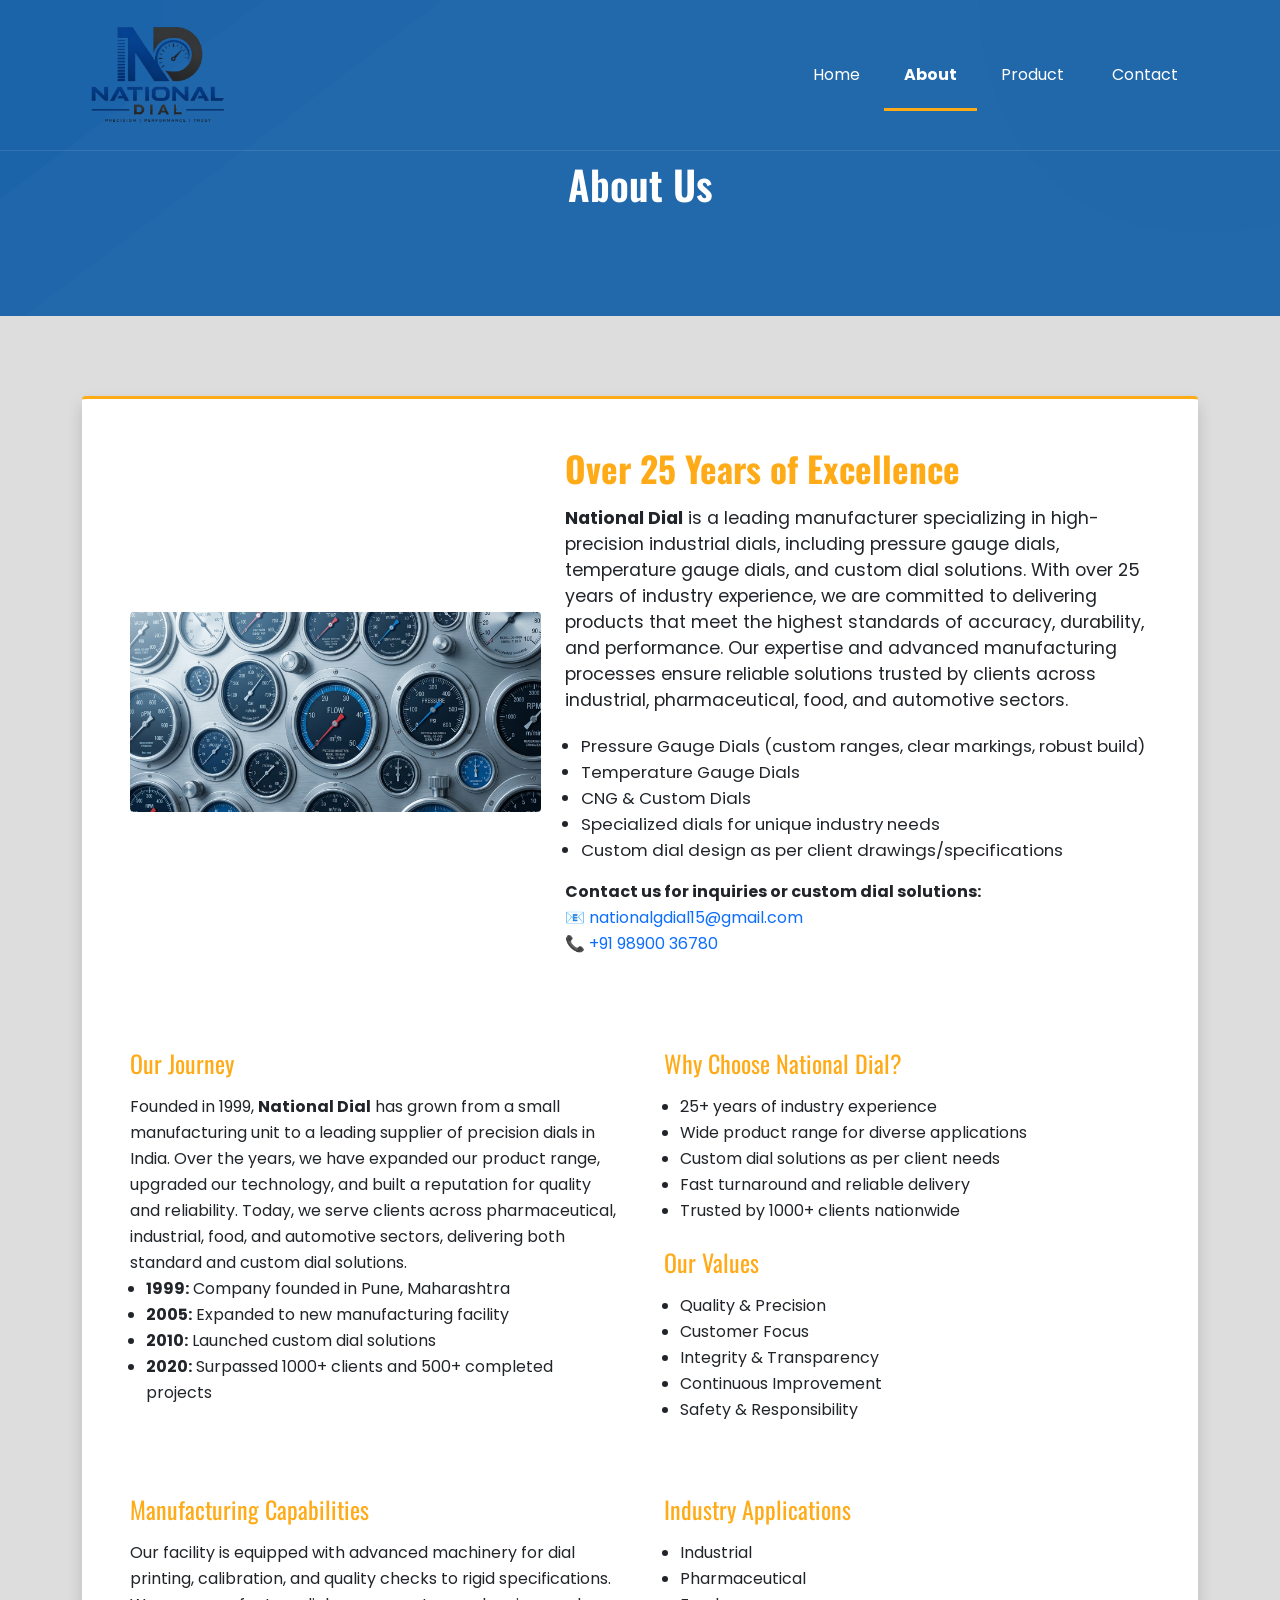
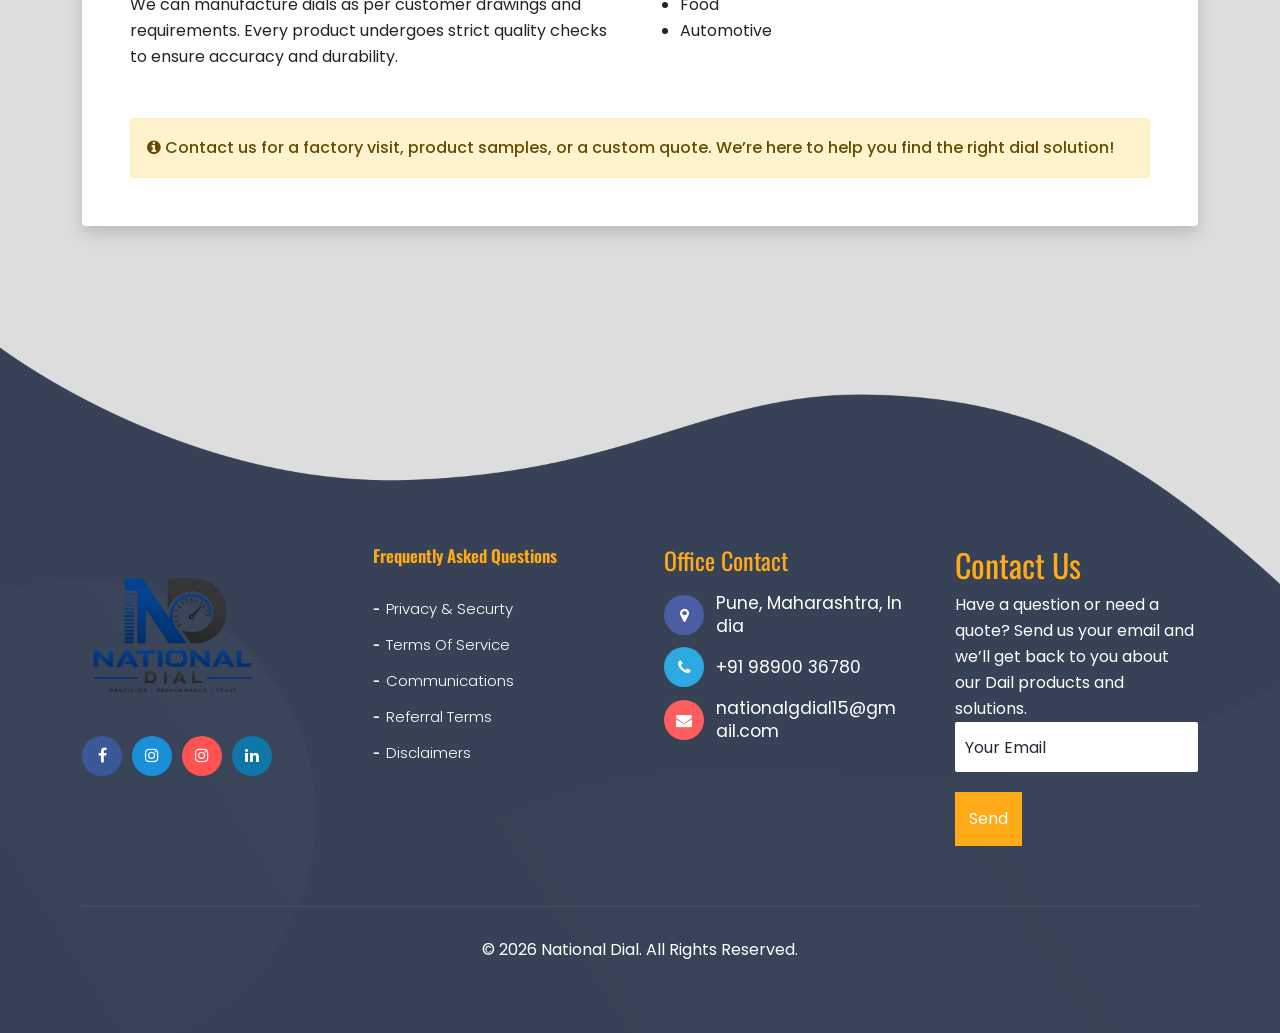
<file: dialabout.html>
<!DOCTYPE html>
<html lang="en">

	<head>
		<!-- Meta -->
		<meta charset="utf-8">
		<meta http-equiv="X-UA-Compatible" content="IE=edge">
		<meta name="viewport" content="width=device-width, initial-scale=1, shrink-to-fit=no">
		<!-- The above 3 meta tags *must* come first in the head; any other head content must come *after* these tags -->
		<meta name="description" content="National Glass">
		<meta name="keywords" content="agency, business, corporate, creative, html5, modern, multipurpose, One Page, parallax, startup ">		
		<link rel="icon" type="image/png" href="assets/img/nationalglass-removebg.png">		
		<!-- SITE TITLE -->
		<title>NATIONAL DIAL</title>			
		<!-- Latest Bootstrap min CSS -->
		<link rel="stylesheet" href="assets/bootstrap/css/bootstrap.min.css">		
		<!-- Google Font -->
		<link rel="stylesheet" href="https://fonts.googleapis.com/css?family=Poppins:300,400,500,600,700,800"> 
		<link rel="stylesheet" href="https://fonts.googleapis.com/css?family=Oswald:300,400,500,600">			
		<!-- Font Awesome CSS -->
		<link rel="stylesheet" href="assets/fonts/font-awesome.min.css">
		<link rel="stylesheet" href="assets/fonts/themify-icons.css">
		<!--- owl carousel Css-->
		<link rel="stylesheet" href="assets/owlcarousel/css/owl.carousel.css">
		<link rel="stylesheet" href="assets/owlcarousel/css/owl.theme.css">
		<!--materialdesignicons Css-->
        <link rel="stylesheet" href="assets/css/fonts.css">		
		<!-- animate CSS -->
		<link rel="stylesheet" href="assets/css/animate.css">				
		<!-- MAGNIFIC CSS -->
		<link rel="stylesheet" href="assets/css/magnific-popup.css">					
		<!-- Style CSS -->						
		<link rel="stylesheet" href="assets/css/menu.css">			
		<link rel="stylesheet" href="assets/css/style.css">			
		<link rel="stylesheet" href="assets/css/responsive.css">			
		<!-- HTML5 shim and Respond.js IE8 support of HTML5 elements and media queries -->
		<!-- WARNING: Respond.js doesn't work if you view the page via file:// -->
		<!--[if lt IE 9]>
		  <script src="https://oss.maxcdn.com/html5shiv/3.7.2/html5shiv.min.js"></script>
		  <script src="https://oss.maxcdn.com/respond/1.4.2/respond.min.js"></script>
		<![endif]-->
	</head>
	
    <body data-spy="scroll" data-offset="80">

		<!-- START PRELOADER -->
		<div class="preloader">
			<div class="spinner">
				<div class="double-bounce1"></div>
				<div class="double-bounce2"></div>
			</div>
		</div>
		<!-- END PRELOADER -->		

		 <!-- START NAVBAR -->
		<div class="site-mobile-menu site-navbar-target">
		  <div class="site-mobile-menu-header">
			<div class="site-mobile-menu-close mt-3">
			  <span class="icon-close2 js-menu-toggle"></span>
			</div>
		  </div>
		  <div class="site-mobile-menu-body"></div>
		</div>
	   
		<header class="site-navbar js-sticky-header site-navbar-target" role="banner">
		  <div class="container">
			<div class="row align-items-center">       
			  <div class="col-6 col-xl-2">
				<h1 class="mb-0 site-logo"><a href="index.html"><img src="assets/img/nationalglass-removebg.png" alt=""></a></h1>
			  </div>
			  <div class="col-12 col-md-10 d-none d-xl-block">
				<nav class="site-navigation position-relative text-right" role="navigation">
				  <ul class="site-menu main-menu js-clone-nav mr-auto d-none d-lg-block">
				  	<li class="has-children">
					  <a href="dial.html" class="nav-link">Home</a>
					  <!-- <ul class="dropdown">
						<li><a href="index_two.html" class="nav-link">Home Two</a></li>
						<li><a href="index_three.html" class="nav-link">Home Three</a></li>
					  </ul> -->
					</li>	
					<li><a class="nav-link active" href="dialabout.html">About</a></li>
					<li><a href="dialproduct.html" class="nav-link">Product</a>
					  <!-- <ul class="dropdown">
						<li><a href="single_service.html" class="nav-link">Email Marketing</a></li>
						<li><a href="single_service.html" class="nav-link">Offline SEO</a></li>
						<li><a href="single_service.html" class="nav-link">Social media marketing</a></li>
						<li><a href="single_service.html" class="nav-link">Lead Generation</a></li>
						<li><a href="single_service.html" class="nav-link">Web Design</a></li>
						<li><a href="single_service.html" class="nav-link">Search Engine optimization</a></li>
					  </ul> -->
					</li>
                    <li>
					  <!-- <a href="project.html" class="nav-link">Project</a> -->
					  <!-- <ul class="dropdown">
						<li><a href="portfolio_gallery.html" class="nav-link">Portfolio Gallery</a></li>
						<li><a href="portfolio.html" class="nav-link">Portfolio Project</a></li>
						<li><a href="single_project.html" class="nav-link">Single Project</a></li>
					  </ul> -->
					</li>		 
			         <!-- <li><a class="nav-link" href="casestudy.html">Case Study</a></li> -->
					<!-- <li class="has-children">
					  <a href="#" class="nav-link">Pages</a>
					  <ul class="dropdown">
						<li><a href="about.html" class="nav-link">About</a></li>
						<li><a href="faq.html" class="nav-link">Faq Page</a></li>
						<li><a href="404.html" class="nav-link">404 Page</a></li>
						<li><a href="team.html" class="nav-link">Team Member</a></li>
						<li><a href="pricing.html" class="nav-link">Pricing</a></li>
					  </ul>
					</li>					
					<li class="has-children">
					  <a href="blog.html" class="nav-link">Blog</a>
					  <ul class="dropdown">
						<li><a href="blog.html" class="nav-link">Blog No Sidebar</a></li>
						<li><a href="blog_sidebar.html" class="nav-link">Blog With Sidebar</a></li>
						<li><a href="blog_single.html" class="nav-link">Single Blog</a></li>
					  </ul>
					</li>				 -->
			         <li><a class="nav-link" href="dialcontact.html">Contact</a></li>					
				  </ul>
				</nav>
			  </div>
			   <div class="col-6 d-flex justify-content-end align-items-center d-xl-none ml-md-0 py-3" style="position: relative; top: 3px;">
				   <a href="#" class="site-menu-toggle js-menu-toggle"><span class="icon-menu h3"></span></a>
				   </div>
			</div>
		  </div>
		</header>
	   <!-- END NAVBAR-->							
		
		<!-- START SECTION TOP -->
		<section class="section-top" style="background-image: url(assets/img/bg/section-top.png);background-size:cover; background-position: center center;">
			<div class="container">
				<div class="row">
				  <div class="col-lg-12 col-sm-12 col-xs-12 text-center">
					<div class="section-top-title">
						<h1>About Us</h1>		
					</div>
				  </div><!--- END COL -->				  
				</div><!--- END ROW -->
			</div><!--- END CONTAINER -->
		</section>
		<!-- END SECTION TOP -->

		<!-- START SERVICE MARKETING PAGE -->
        <section class="marketing_area section-padding">
            <div class="container">
                <div class="about-bg-card bg-white rounded shadow p-4 p-md-5">
                    <div class="row align-items-center">
                        <div class="col-lg-5 col-sm-12 col-xs-12 wow fadeInUp mb-4 mb-lg-0" data-wow-duration="1s" data-wow-delay="0.1s" data-wow-offset="0">
                            <div class="marketing_content d-flex align-items-center justify-content-center wow animated fadeInUp" data-wow-delay="0.2s">
                                <img src="assets/img/nationalglassbgimage.png" class="img-fluid rounded" alt="Industrial Dials" style="max-height:340px; object-fit:cover; width:100%;" />
                            </div>
                        </div>
                        <div class="col-lg-7 col-sm-12 col-xs-12 wow fadeInUp" data-wow-duration="1s" data-wow-delay="0.2s" data-wow-offset="0">
                            <div class="marketing_text h-100 wow animated fadeInUp" data-wow-delay="0.3s">
                                <h2 class="mb-3" style="color:#ffaa17; font-weight:700; font-size:2.2rem;">Over 25 Years of Excellence</h2>
                                <p style="font-size:1.1rem;"><strong>National Dial</strong> is a leading manufacturer specializing in high-precision industrial dials, including pressure gauge dials, temperature gauge dials, and custom dial solutions. With over 25 years of industry experience, we are committed to delivering products that meet the highest standards of accuracy, durability, and performance. Our expertise and advanced manufacturing processes ensure reliable solutions trusted by clients across industrial, pharmaceutical, food, and automotive sectors.</p>
                                <ul class="mt-3 mb-3 ps-3" style="font-size:1.05rem;">
                                    <li>Pressure Gauge Dials (custom ranges, clear markings, robust build)</li>
                                    <li>Temperature Gauge Dials</li>
                                    <li>CNG & Custom Dials</li>
                                    <li>Specialized dials for unique industry needs</li>
                                    <li>Custom dial design as per client drawings/specifications</li>
                                </ul>
                                <p>
                                    <strong>Contact us for inquiries or custom dial solutions:</strong><br>
                                    📧 <a href="mailto:nationalgdial15@gmail.com">nationalgdial15@gmail.com</a><br>
                                    📞 <a href="tel:+91 98900 36780">+91 98900 36780</a>
                                </p>
                            </div>
                        </div>
                    </div>
                    <div class="row mt-5 gy-4 gx-5">
                        <div class="col-md-6">
                            <div class="about-inner-card h-100 wow animated fadeInUp" data-wow-delay="0.4s">
                                <h4 class="mb-3" style="color:#ffaa17;">Our Journey</h4>
                                <p>Founded in 1999, <strong>National Dial</strong> has grown from a small manufacturing unit to a leading supplier of precision dials in India. Over the years, we have expanded our product range, upgraded our technology, and built a reputation for quality and reliability. Today, we serve clients across pharmaceutical, industrial, food, and automotive sectors, delivering both standard and custom dial solutions.</p>
                                <ul class="ps-3 mb-0">
                                    <li><strong>1999:</strong> Company founded in Pune, Maharashtra</li>
                                    <li><strong>2005:</strong> Expanded to new manufacturing facility</li>
                                    <li><strong>2010:</strong> Launched custom dial solutions</li>
                                    <li><strong>2020:</strong> Surpassed 1000+ clients and 500+ completed projects</li>
                                </ul>
                            </div>
                        </div>
                        <div class="col-md-6">
                            <div class="about-inner-card h-100 wow animated fadeInUp" data-wow-delay="0.5s">
                                <h4 class="mb-3" style="color:#ffaa17;">Why Choose National Dial?</h4>
                                <ul class="ps-3 mb-3">
                                    <li>25+ years of industry experience</li>
                                    <li>Wide product range for diverse applications</li>
                                    <li>Custom dial solutions as per client needs</li>
                                    <li>Fast turnaround and reliable delivery</li>
                                    <li>Trusted by 1000+ clients nationwide</li>
                                </ul>
                                <h4 class="mb-3 mt-4" style="color:#ffaa17;">Our Values</h4>
                                <ul class="ps-3 mb-0">
                                    <li>Quality & Precision</li>
                                    <li>Customer Focus</li>
                                    <li>Integrity & Transparency</li>
                                    <li>Continuous Improvement</li>
                                    <li>Safety & Responsibility</li>
                                </ul>
                            </div>
                        </div>
                    </div>
                    <div class="row mt-5 gy-4 gx-5">
                        <div class="col-md-6">
                            <div class="about-inner-card h-100 wow animated fadeInUp" data-wow-delay="0.6s">
                                <h4 class="mb-3" style="color:#ffaa17;">Manufacturing Capabilities</h4>
                                <p class="mb-0">Our facility is equipped with advanced machinery for dial printing, calibration, and quality checks to rigid specifications. We can manufacture dials as per customer drawings and requirements. Every product undergoes strict quality checks to ensure accuracy and durability.</p>
                            </div>
                        </div>
                        <div class="col-md-6">
                            <div class="about-inner-card h-100 wow animated fadeInUp" data-wow-delay="0.7s">
                                <h4 class="mb-3" style="color:#ffaa17;">Industry Applications</h4>
                                <ul class="ps-3 mb-0">
                                    <li>Industrial</li>
                                    <li>Pharmaceutical</li>
                                    <li>Food</li>
                                    <li>Automotive</li>
                                </ul>
                            </div>
                        </div>
                    </div>
                    <div class="alert alert-warning mt-5 mb-0" style="font-weight:500;">
                        <i class="fa fa-info-circle"></i> Contact us for a factory visit, product samples, or a custom quote. We’re here to help you find the right dial solution!
                    </div>
                </div>
            </div>
        </section>
        <!-- END SERVICE MARKETING PAGE -->
		
		<!-- START FOOTER -->
		<div class="footer" style="background-image: url(assets/img/bg/footer.png);  background-size:cover;">
			<div class="container">		
				   <div class="row footer_bg g-5">
					   <div class="col-lg-3 col-md-6 col-12">
						   <div class="footer_logo footer-col-content">
							<img src="assets/img/nationalglass-removebg.png" alt="" />
							<!-- <p class="ngf" style="font-size: 30px;"><B>NATIONAL DIAL</B></p> -->
						</div>
						<div class="social_profile">
							<ul>
								<li><a href="#" class="f_facebook"><i class="fa fa-facebook" title="Facebook"></i></a></li>
								<li><a href="#" class="f_twitter"><i class="fa fa-instagram" title="Twitter"></i></a></li>
								<li><a href="#" class="f_instagram"><i class="fa fa-instagram" title="Instagram"></i></a></li>
								<li><a href="#" class="f_linkedin"><i class="fa fa-linkedin" title="LinkedIn"></i></a></li>
							</ul>
						</div>							
					   </div><!--- END COL -->
					   <div class="col-lg-3 col-md-6 col-12">
						   <div class="single_footer footer-col-content">
							<h4 class="faq" style="color: #ffaa17;">Frequently Asked Questions</h4>
							<ul>
								<li><a href="#">Privacy & Securty</a></li>
								<li><a href="#">Terms of Service</a></li>
								<li><a href="#">Communications</a></li>
								<li><a href="#">Referral Terms</a></li>
								<li><a href="#">Disclaimers</a></li>
							</ul>
						</div>
					   </div><!--- END COL -->
					   <div class="col-lg-3 col-md-6 col-12">
						<!-- <div class="footer-contact-icons">
							<h4>Office Contact</h4>
							<p><i class="fa fa-map-marker" title="Location"></i></i>Pune, Maharashtra, India</p>
                            <p></p><i class="fa fa-phone" title="Call"></i><a href="tel:+917038090085" style="color:inherit;text-decoration:none;"> +91 70380 90085</a></p>
                            <p><i class="fa fa-envelope" title="Email"></i><a href="mailto:nationalglass15@gmail.com" style="color:inherit;text-decoration:none;"> nationalglass15@gmail.com</a></p>
						</div> -->
						   <div class="footer-contact-block footer-col-content">
                            <h4>Office Contact</h4>
							<div class="footer-contact-row">
								<span class="footer-contact-icon location"><i class="fa fa-map-marker"></i></span>
								<span class="footer-contact-text"><a href="location:Pune, Maharashtra, India">Pune, Maharashtra, India</a></span>
							</div>
							<div class="footer-contact-row">
							    <span class="footer-contact-icon phone"><i class="fa fa-phone"></i></span>
								<span class="footer-contact-text"><a href="tel:+917038090085">+91 98900 36780</a></span>
							</div>
							<div class="footer-contact-row">
								<span class="footer-contact-icon email"><i class="fa fa-envelope"></i></span>
								<span class="footer-contact-text"><a href="mailto:nationalgdial15@gmail.com">nationalgdial15@gmail.com</a></span>
							</div>
						</div>
					   </div><!--- END COL -->
					   <div class="col-lg-3 col-md-6 col-12">
						   <div class="newsletter-form footer-col-content">
							<div class="newsletter">
                                <h2>Contact Us</h2>
                                <p class="fnr" style="color: #fff;">
                                    Have a question or need a quote? Send us your email and we’ll get back to you about our Dail products and solutions.
                                </p>
								<form method="POST" action="https://formspree.io/f/xykvwebn" class="form">
									<input class="form-control" type="email" name="email" placeholder="Your Email" required>
									<input type="hidden" name="subject" value="Newsletter Signup">
									<button class="sendbtn" type="submit">Send</button>
								</form>
                            </div>
						</div>
					</div><!--- END COL -->		
				</div><!--- END ROW -->		
				<div class="row">
					<div class="col-lg-12 text-center">
						<div class="footer_copyright">
							<p>&copy; 2026 National Dial. All Rights Reserved.</p>
						</div>
					</div>
				</div>				
			</div><!--- END CONTAINER -->
		</div>
		<!-- END FOOTER -->	

		<!-- Latest jQuery -->
			<script src="assets/js/jquery-1.12.4.min.js"></script>
		<!-- Latest compiled and minified Bootstrap -->
			<script src="assets/bootstrap/js/bootstrap.min.js"></script>
		<!-- modernizer JS -->		
			<script src="assets/js/modernizr-2.8.3.min.js"></script>																		
		<!-- owl-carousel min js  -->
			<script src="assets/owlcarousel/js/owl.carousel.min.js"></script>					
		<!-- magnific-popup js -->               
			<script src="assets/js/jquery.magnific-popup.min.js"></script>			
		<!-- jquery mixitup js -->   
			<script src="assets/js/jquery.mixitup.js"></script>			
		<!-- jquery appear js -->
			<script src="assets/js/jquery.appear.js"></script>							
		<!-- countTo js -->
			<script src="assets/js/jquery.inview.min.js"></script>	
		<!-- stellar js -->
			<script src="assets/js/jquery.stellar.min.js"></script>			
		<!-- WOW - Reveal Animations When You Scroll -->
			<script src="assets/js/wow.min.js"></script>	
		<!-- Menu js -->
			<script src="assets/js/menu.js"></script>																				
			<script src="assets/js/jquery.sticky.js"></script>			
		<!-- scrolltopcontrol js -->																				
			<script src="assets/js/scrolltopcontrol.js"></script>																				
		<!-- scripts js -->
			<script src="assets/js/scripts.js"></script>		
    </body>
</html>
</file>
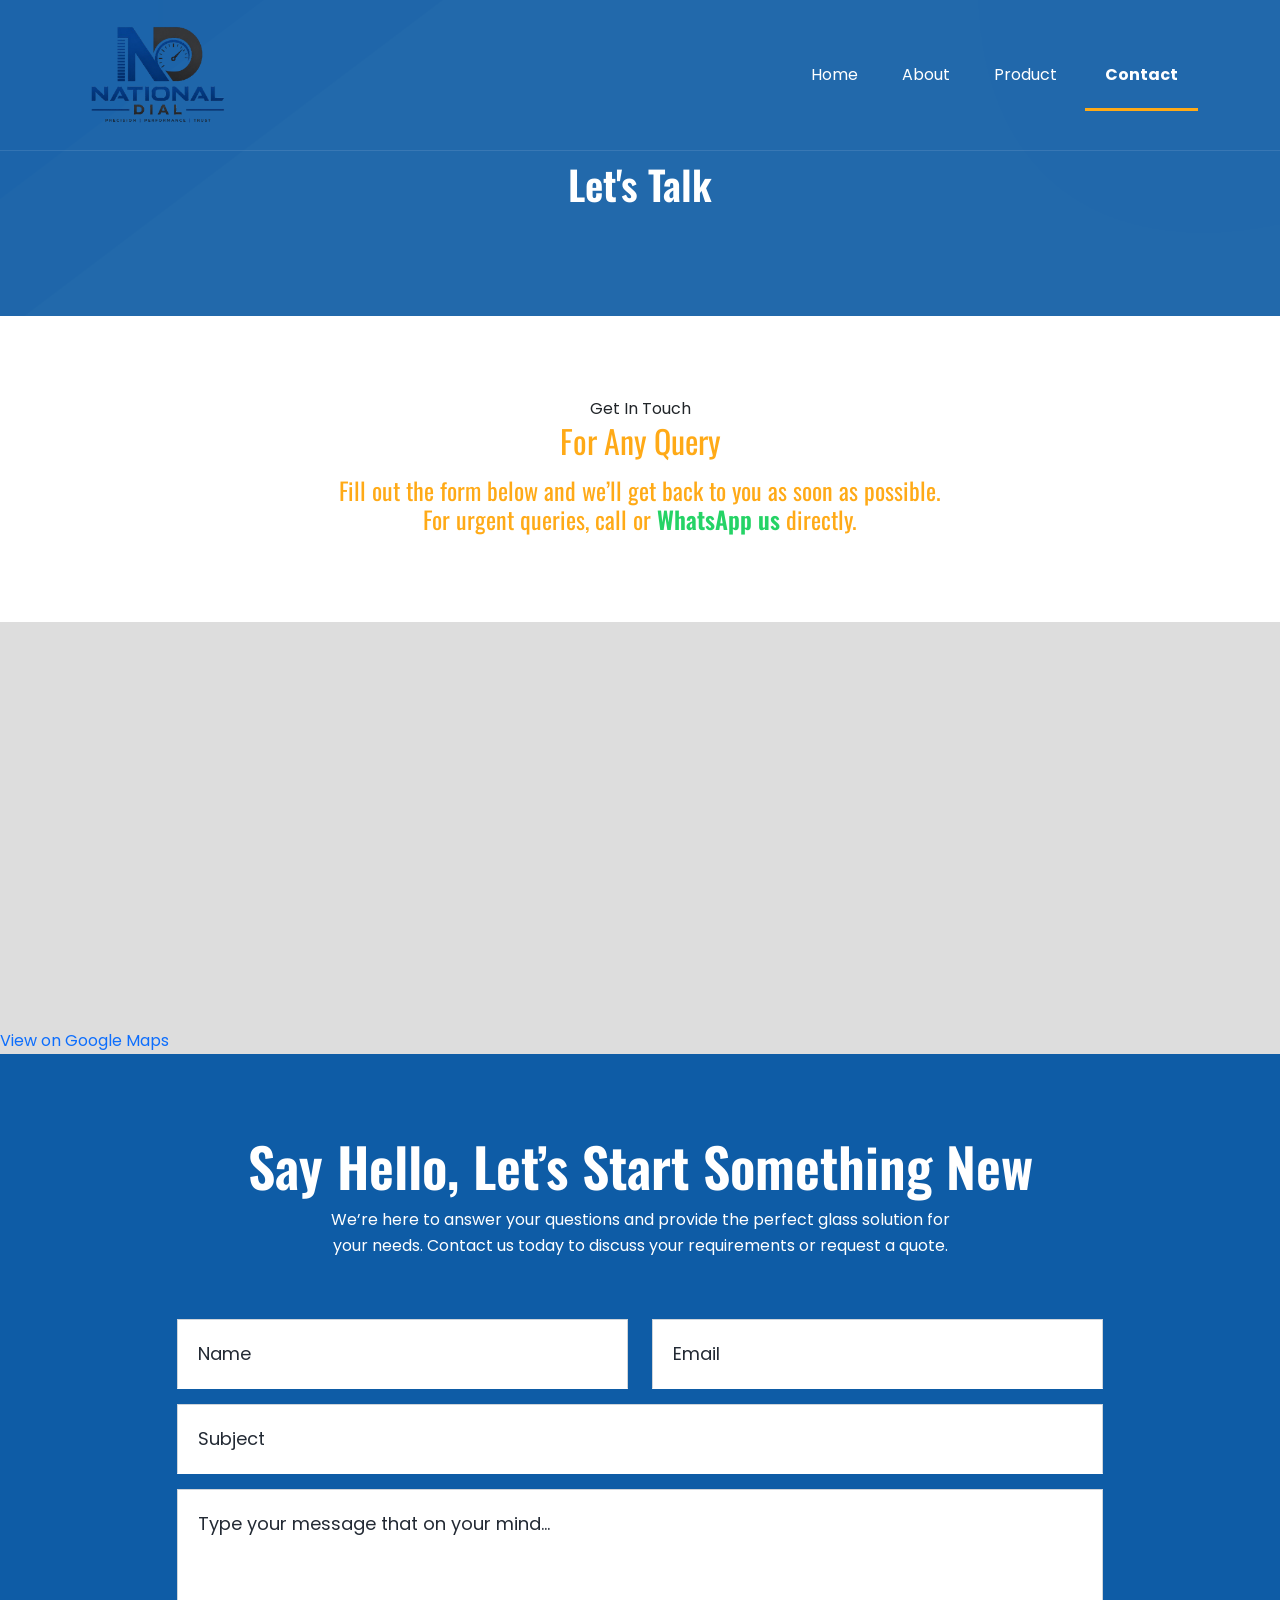
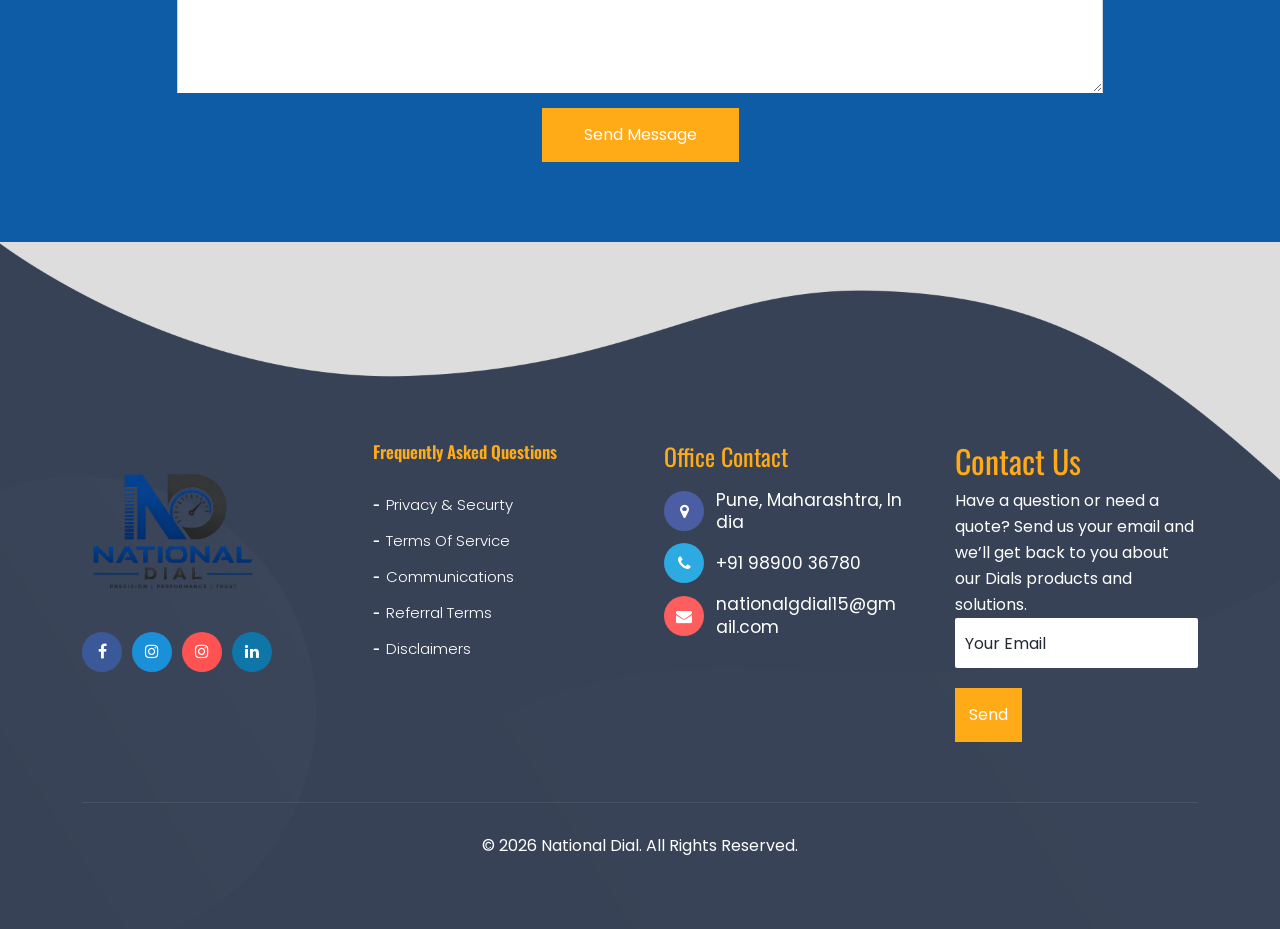
<file: dialcontact.html>
<!DOCTYPE html>
<html lang="en">

	<head>
		<!-- Meta -->
		<meta charset="utf-8">
		<meta http-equiv="X-UA-Compatible" content="IE=edge">
		<meta name="viewport" content="width=device-width, initial-scale=1, shrink-to-fit=no">
		<!-- The above 3 meta tags *must* come first in the head; any other head content must come *after* these tags -->
		<meta name="description" content="National Glass">
		<meta name="keywords" content="agency, business, corporate, creative, html5, modern, multipurpose, One Page, parallax, startup ">		
		<link rel="icon" type="image/png" href="assets/img/nationalglass-removebg.png">		
		<!-- SITE TITLE -->
		<title>NATIONAL DIAL</title>			
		<!-- Latest Bootstrap min CSS -->
		<link rel="stylesheet" href="assets/bootstrap/css/bootstrap.min.css">		
		<!-- Google Font -->
		<link rel="stylesheet" href="https://fonts.googleapis.com/css?family=Poppins:300,400,500,600,700,800"> 
		<link rel="stylesheet" href="https://fonts.googleapis.com/css?family=Oswald:300,400,500,600">			
		<!-- Font Awesome CSS -->
		<link rel="stylesheet" href="assets/fonts/font-awesome.min.css">
		<link rel="stylesheet" href="assets/fonts/themify-icons.css">
		<!--- owl carousel Css-->
		<link rel="stylesheet" href="assets/owlcarousel/css/owl.carousel.css">
		<link rel="stylesheet" href="assets/owlcarousel/css/owl.theme.css">
		<!--materialdesignicons Css-->
        <link rel="stylesheet" href="assets/css/fonts.css">		
		<!-- animate CSS -->
		<link rel="stylesheet" href="assets/css/animate.css">				
		<!-- MAGNIFIC CSS -->
		<link rel="stylesheet" href="assets/css/magnific-popup.css">					
		<!-- Style CSS -->						
		<link rel="stylesheet" href="assets/css/menu.css">			
		<link rel="stylesheet" href="assets/css/style.css">			
		<link rel="stylesheet" href="assets/css/responsive.css">			
		<!-- HTML5 shim and Respond.js IE8 support of HTML5 elements and media queries -->
		<!-- WARNING: Respond.js doesn't work if you view the page via file:// -->
		<!--[if lt IE 9]>
		  <script src="https://oss.maxcdn.com/html5shiv/3.7.2/html5shiv.min.js"></script>
		  <script src="https://oss.maxcdn.com/respond/1.4.2/respond.min.js"></script>
		<![endif]-->
	</head>
	
    <body data-spy="scroll" data-offset="80">

		<!-- START PRELOADER -->
		<div class="preloader">
			<div class="spinner">
				<div class="double-bounce1"></div>
				<div class="double-bounce2"></div>
			</div>
		</div>
		<!-- END PRELOADER -->		

		 <!-- START NAVBAR -->
		<div class="site-mobile-menu site-navbar-target">
		  <div class="site-mobile-menu-header">
			<div class="site-mobile-menu-close mt-3">
			  <span class="icon-close2 js-menu-toggle"></span>
			</div>
		  </div>
		  <div class="site-mobile-menu-body"></div>
		</div>
	   
		<header class="site-navbar js-sticky-header site-navbar-target" role="banner">
		  <div class="container">
			<div class="row align-items-center">       
			  <div class="col-6 col-xl-2">
				<h1 class="mb-0 site-logo"><a href="index.html"><img src="assets/img/nationalglass-removebg.png" alt=""></a></h1>
			  </div>
			  <div class="col-12 col-md-10 d-none d-xl-block">
				<nav class="site-navigation position-relative text-right" role="navigation">
				  <ul class="site-menu main-menu js-clone-nav mr-auto d-none d-lg-block">
				  	<li class="has-children">
					  <a href="dial.html" class="nav-link">Home</a>
					  <!-- <ul class="dropdown">
						<li><a href="index_two.html" class="nav-link">Home Two</a></li>
						<li><a href="index_three.html" class="nav-link">Home Three</a></li>
					  </ul> -->
					</li>	
					<li><a class="nav-link" href="dialabout.html">About</a></li>
					<li><a href="dialproduct.html" class="nav-link">Product</a>
					  <!-- <ul class="dropdown">
						<li><a href="single_service.html" class="nav-link">Email Marketing</a></li>
						<li><a href="single_service.html" class="nav-link">Offline SEO</a></li>
						<li><a href="single_service.html" class="nav-link">Social media marketing</a></li>
						<li><a href="single_service.html" class="nav-link">Lead Generation</a></li>
						<li><a href="single_service.html" class="nav-link">Web Design</a></li>
						<li><a href="single_service.html" class="nav-link">Search Engine optimization</a></li>
					  </ul> -->
					</li>
                    <li>
					  <!-- <a href="project.html" class="nav-link">Project</a> -->
					  <!-- <ul class="dropdown">
						<li><a href="portfolio_gallery.html" class="nav-link">Portfolio Gallery</a></li>
						<li><a href="portfolio.html" class="nav-link">Portfolio Project</a></li>
						<li><a href="single_project.html" class="nav-link">Single Project</a></li>
					  </ul> -->
					</li>				 
			         <!-- <li><a class="nav-link" href="casestudy.html">Case Study</a></li>	 -->
					<!-- <li class="has-children">
					  <a href="#" class="nav-link">Pages</a>
					  <ul class="dropdown">
						<li><a href="about.html" class="nav-link">About</a></li>
						<li><a href="faq.html" class="nav-link">Faq Page</a></li>
						<li><a href="404.html" class="nav-link">404 Page</a></li>
						<li><a href="team.html" class="nav-link">Team Member</a></li>
						<li><a href="pricing.html" class="nav-link">Pricing</a></li>
					  </ul>
					</li>					 -->
					<!-- <li class="has-children">
					  <a href="blog.html" class="nav-link">Blog</a>
					  <ul class="dropdown">
						<li><a href="blog.html" class="nav-link">Blog No Sidebar</a></li>
						<li><a href="blog_sidebar.html" class="nav-link">Blog With Sidebar</a></li>
						<li><a href="blog_single.html" class="nav-link">Single Blog</a></li>
					  </ul>
					</li>				 -->
			         <li><a class="nav-link active" href="dialcontact.html">Contact</a></li>					
				  </ul>
				</nav>
			  </div>
			   <div class="col-6 d-flex justify-content-end align-items-center d-xl-none ml-md-0 py-3" style="position: relative; top: 3px;">
				   <a href="#" class="site-menu-toggle js-menu-toggle"><span class="icon-menu h3"></span></a>
				   </div>
			</div>
		  </div>
		</header>
	   <!-- END NAVBAR-->							
		
		<!-- START SECTION TOP -->
		<section class="section-top" style="background-image: url(assets/img/bg/section-top.png);background-size:cover; background-position: center center;">
			<div class="container">
				<div class="row">
				  <div class="col-lg-12 col-sm-12 col-xs-12 text-center">
					<div class="section-top-title">
						<h1>Let's Talk</h1>		
					</div>
				  </div><!--- END COL -->				  
				</div><!--- END ROW -->
			</div><!--- END CONTAINER -->
		</section>
		<!-- END SECTION TOP -->
		
		<!-- START ADDRESS -->
		<section class="address_area section-padding" style="background: #ffffff;">
			<div class="container">
				<div class="row">
				  <!-- <div class="col-lg-4 col-sm-4 col-xs-12 text-center">
					<div class="single_address">
						<h4>New York</h4>
						<p class="mr_20">133rd Ave Jamaica, <br /> New York(NY)</p>
						<p><a href="tel:415 256 365">+415 256 365</a></p>
					</div>
				  </div>- END COL -->
				  <!-- <div class="col-lg-4 col-sm-4 col-xs-12 text-center">
					<div class="single_address">
						<h4>Pune, Maharashtra, India</h4>
						<p class="mr_20">E 49th St Los Angeles, <br /> California(CA), 90011</p>
						<p><a href="tel:415 256 365">+91 70380 90085</a></p>
						<p><a href="mailto:">nationalglass15@gmail.com</a></p>
					</div>
				  </div> -->
                  <!--- END COL -->
                  <div class="section-header text-center">
                        <p>Get In Touch</p>
                        <h2 class="mb-3">For Any Query</h2>
                        <h4 class="text-center mx-auto" style="max-width: 700px;">
                            Fill out the form below and we’ll get back to you as soon as possible.<br>
                            For urgent queries, call or <a href="https://wa.me/+91 98900 36780" target="_blank" style="color:#25D366;font-weight:600;">WhatsApp us</a> directly.
                        </h4>
                    </div>
				  <!-- <div class="col-lg-4 col-sm-4 col-xs-12 text-center">
					<div class="single_address">
						<h4>San Francisco</h4>
						<p class="mr_20">61 Rudden Ave San <br />Francisco, California</p>
						<p><a href="tel:415 256 365">+415 256 365</a></p>
					</div>
				  </div>- END COL				   -->
				</div><!--- END ROW -->
			</div><!--- END CONTAINER -->
		</section>
		<!-- END ADDRESS -->
		
		<!-- START MAP -->
		<div class="map">
			<iframe width="100%" height="350" id="gmap_canvas" src="https://www.google.com/maps/embed?pb=!1m18!1m12!1m3!1d3782.0123456789!2d73.8567!3d18.5204!2m3!1f0!2f0!3f0!3m2!1i1024!2i768!4f13.1!3m3!1m2!1s0x0%3A0x0!2zMTjCsDMxJzEzLjQiTiA3M8KwNTEnMjQuMSJF!5e0!3m2!1sen!2sin!4v1715942400000!5m2!1sen!2sin" frameborder="0" style="border:0;" allowfullscreen="" aria-hidden="false" tabindex="0"></iframe>
                                        <div style="margin-top:8px;"><a href="https://maps.app.goo.gl/NqmZGs2gYBuLNUqF7?g_st=iw" target="_blank">View on Google Maps</a></div>
		</div>	
		<!-- START MAP -->

		<!-- CONTACT -->
		<div id="contact" class="contact_area section-padding">
			<div class="container">
				<div class="section-title text-center">
					<h2 class="section-title-white">Say Hello, Let’s Start Something New</h2>
					<p class="section-title-white">We’re here to answer your questions and provide the perfect glass solution for your needs. Contact us today to discuss your requirements or request a quote.</p>
				</div>				
				<div class="row">					
					<div class="offset-lg-1 col-lg-10 col-sm-12 col-xs-12 text-center wow fadeInUp" data-wow-duration="1s" data-wow-delay="0.2s" data-wow-offset="0">
						<div class="contact">
							<form id="contact-form" method="POST" action="https://formspree.io/f/xykvwebn">
								<div class="row">
									<div class="form-group col-md-6">
										<input type="text" name="name" class="form-control" placeholder="Name" required="required">
									</div>
									<div class="form-group col-md-6">
										<input type="email" name="email" class="form-control" placeholder="Email" required="required">
									</div>
									<div class="form-group col-md-12">
										<input type="text" name="subject" class="form-control" placeholder="Subject" required="required">
									</div>
									<div class="form-group col-md-12">
										<textarea rows="6" name="message" class="form-control" placeholder="Type your message that on your mind..." required="required"></textarea>
									</div>
									<div class="col-md-12 text-center">
										<button type="submit" value="Send message" name="submit" id="submitButton" class="contact_btn" title="Submit Your Message!">Send Message</button>
									</div>
								</div>
							</form>
						</div>
					</div><!-- END COL  -->					
				</div><!-- END ROW -->				
			</div><!--- END CONTAINER -->
		</div>
		<!-- END CONTACT -->		
		
		<!-- START FOOTER -->
		<div class="footer" style="background-image: url(assets/img/bg/footer.png);  background-size:cover;">
			<div class="container">		
				   <div class="row footer_bg g-5">
					   <div class="col-lg-3 col-md-6 col-12">
						   <div class="footer_logo footer-col-content">
							<img src="assets/img/nationalglass-removebg.png" alt="" />
							<!-- <p class="ngf" style="font-size: 30px;"><B>NATIONAL GLASS</B></p> -->
						</div>
						<div class="social_profile">
							<ul>
								<li><a href="#" class="f_facebook"><i class="fa fa-facebook" title="Facebook"></i></a></li>
								<li><a href="#" class="f_twitter"><i class="fa fa-instagram" title="Twitter"></i></a></li>
								<li><a href="#" class="f_instagram"><i class="fa fa-instagram" title="Instagram"></i></a></li>
								<li><a href="#" class="f_linkedin"><i class="fa fa-linkedin" title="LinkedIn"></i></a></li>
							</ul>
						</div>							
					   </div><!--- END COL -->
					   <div class="col-lg-3 col-md-6 col-12">
						   <div class="single_footer footer-col-content">
							<h4 class="faq" style="color: #ffaa17;">Frequently Asked Questions</h4>
							<ul>
								<li><a href="#">Privacy & Securty</a></li>
								<li><a href="#">Terms of Service</a></li>
								<li><a href="#">Communications</a></li>
								<li><a href="#">Referral Terms</a></li>
								<li><a href="#">Disclaimers</a></li>
							</ul>
						</div>
					   </div><!--- END COL -->
					   <div class="col-lg-3 col-md-6 col-12">
						<!-- <div class="footer-contact-icons">
							<h4>Office Contact</h4>
							<p><i class="fa fa-map-marker" title="Location"></i></i>Pune, Maharashtra, India</p>
                            <p></p><i class="fa fa-phone" title="Call"></i><a href="tel:+917038090085" style="color:inherit;text-decoration:none;"> +91 70380 90085</a></p>
                            <p><i class="fa fa-envelope" title="Email"></i><a href="mailto:nationalglass15@gmail.com" style="color:inherit;text-decoration:none;"> nationalglass15@gmail.com</a></p>
						</div> -->
						   <div class="footer-contact-block footer-col-content">
                            <h4>Office Contact</h4>
							<div class="footer-contact-row">
								<span class="footer-contact-icon location"><i class="fa fa-map-marker"></i></span>
								<span class="footer-contact-text"><a href="location:Pune, Maharashtra, India">Pune, Maharashtra, India</a></span>
							</div>
							<div class="footer-contact-row">
							    <span class="footer-contact-icon phone"><i class="fa fa-phone"></i></span>
								<span class="footer-contact-text"><a href="tel:+91 98900 36780">+91 98900 36780</a></span>
							</div>
							<div class="footer-contact-row">
								<span class="footer-contact-icon email"><i class="fa fa-envelope"></i></span>
								<span class="footer-contact-text"><a href="mailto:nationalgdial15@gmail.com">nationalgdial15@gmail.com</a></span>
							</div>
						</div>
					   </div><!--- END COL -->
					   <div class="col-lg-3 col-md-6 col-12">
						   <div class="newsletter-form footer-col-content">
							<div class="newsletter">
                                <h2>Contact Us</h2>
                                <p class="fnr" style="color: #fff;">
                                    Have a question or need a quote? Send us your email and we’ll get back to you about our Dials products and solutions.
                                </p>
								<form method="POST" action="https://formspree.io/f/xykvwebn" class="form">
									<input class="form-control" type="email" name="email" placeholder="Your Email" required>
									<input type="hidden" name="subject" value="Newsletter Signup">
									<button class="sendbtn" type="submit">Send</button>
								</form>
                            </div>
						</div>
					</div><!--- END COL -->		
				</div><!--- END ROW -->		
				<div class="row">
					<div class="col-lg-12 text-center">
						<div class="footer_copyright">
							<p>&copy; 2026 National Dial. All Rights Reserved.</p>
						</div>
					</div>
				</div>				
			</div><!--- END CONTAINER -->
		</div>
		<!-- END FOOTER -->	

		<!-- Latest jQuery -->
			<script src="assets/js/jquery-1.12.4.min.js"></script>
		<!-- Latest compiled and minified Bootstrap -->
			<script src="assets/bootstrap/js/bootstrap.min.js"></script>
		<!-- modernizer JS -->		
			<script src="assets/js/modernizr-2.8.3.min.js"></script>																		
		<!-- owl-carousel min js  -->
			<script src="assets/owlcarousel/js/owl.carousel.min.js"></script>					
		<!-- magnific-popup js -->               
			<script src="assets/js/jquery.magnific-popup.min.js"></script>			
		<!-- jquery mixitup js -->   
			<script src="assets/js/jquery.mixitup.js"></script>			
		<!-- jquery appear js -->
			<script src="assets/js/jquery.appear.js"></script>							
		<!-- countTo js -->
			<script src="assets/js/jquery.inview.min.js"></script>	
		<!-- stellar js -->
			<script src="assets/js/jquery.stellar.min.js"></script>			
		<!-- WOW - Reveal Animations When You Scroll -->
			<script src="assets/js/wow.min.js"></script>	
		<!-- Menu js -->
			<script src="assets/js/menu.js"></script>																				
			<script src="assets/js/jquery.sticky.js"></script>			
		<!-- form contact js -->																				
			<!-- <script src="assets/js/form-contact.js"></script> -->
		<!-- scrolltopcontrol js -->			
			<script src="assets/js/scrolltopcontrol.js"></script>																						
		<!-- scripts js -->
			<script src="assets/js/scripts.js"></script>		
    </body>
</html>
</file>
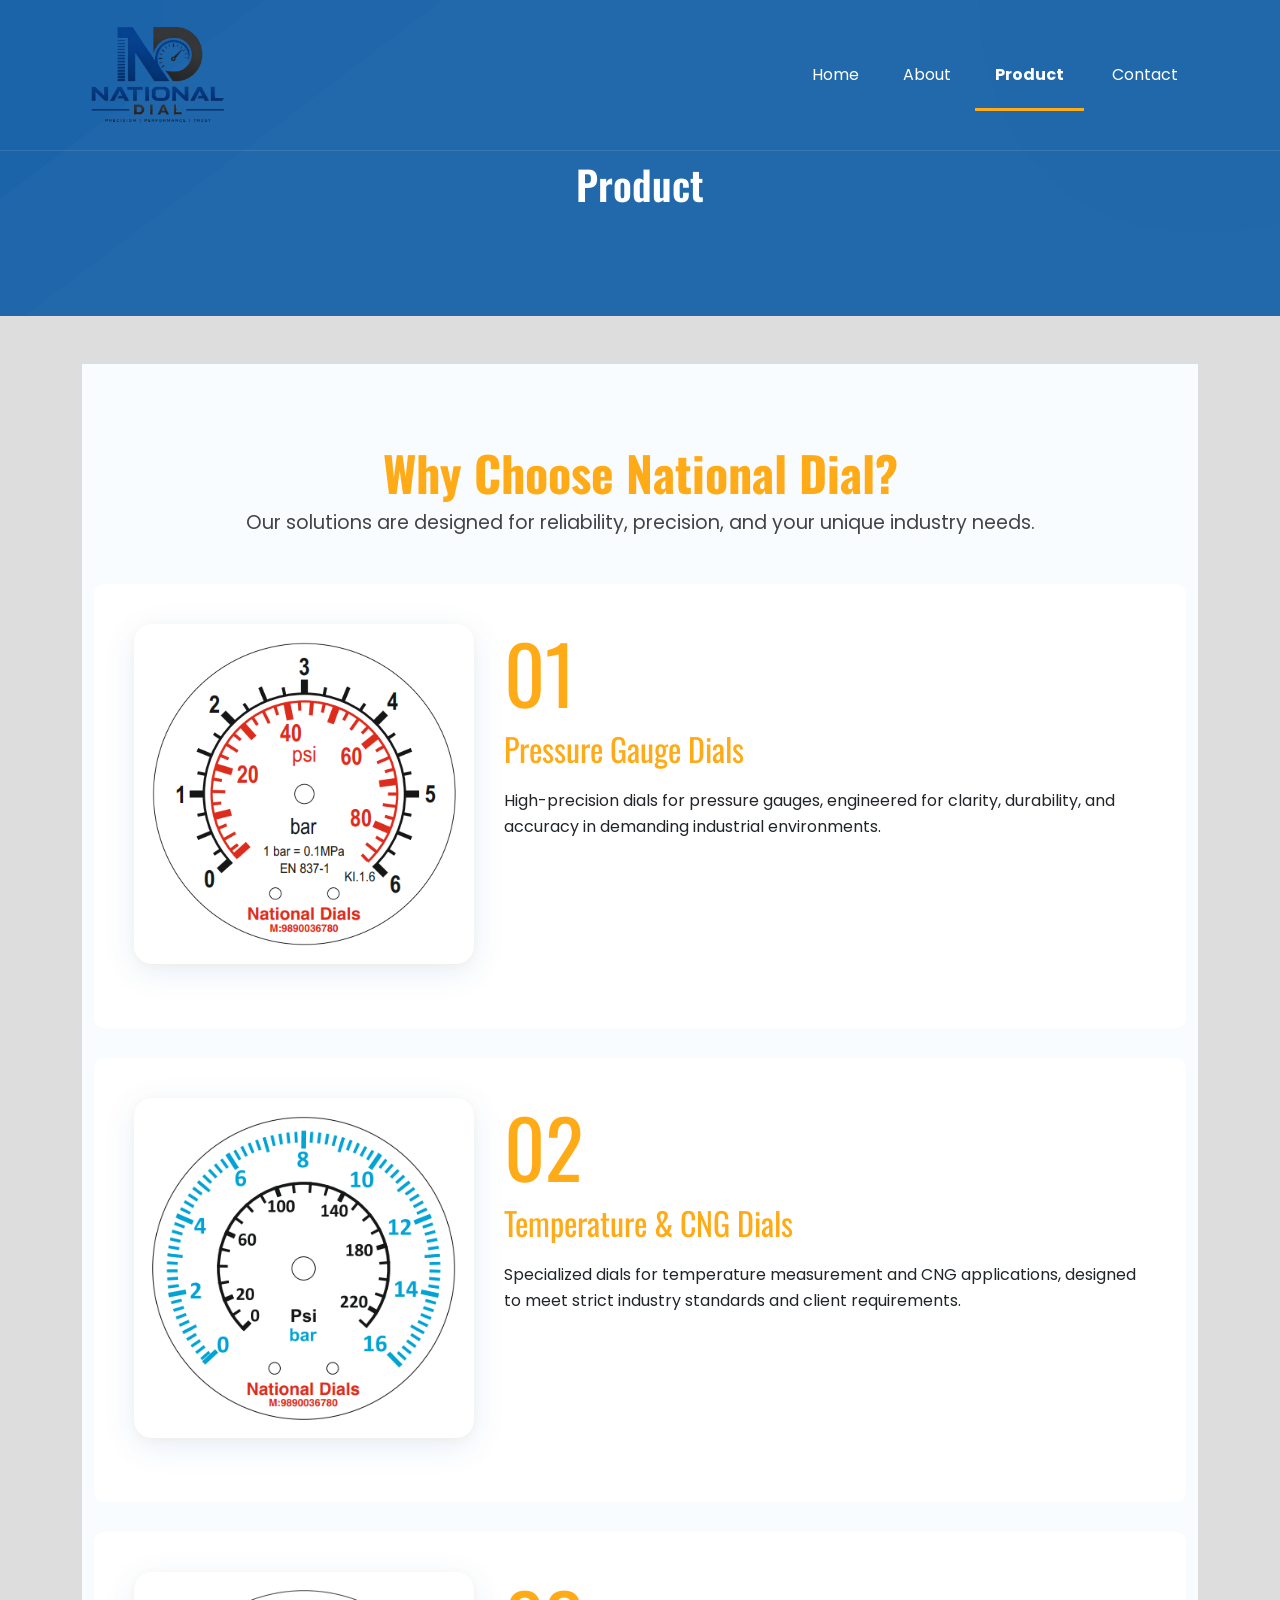
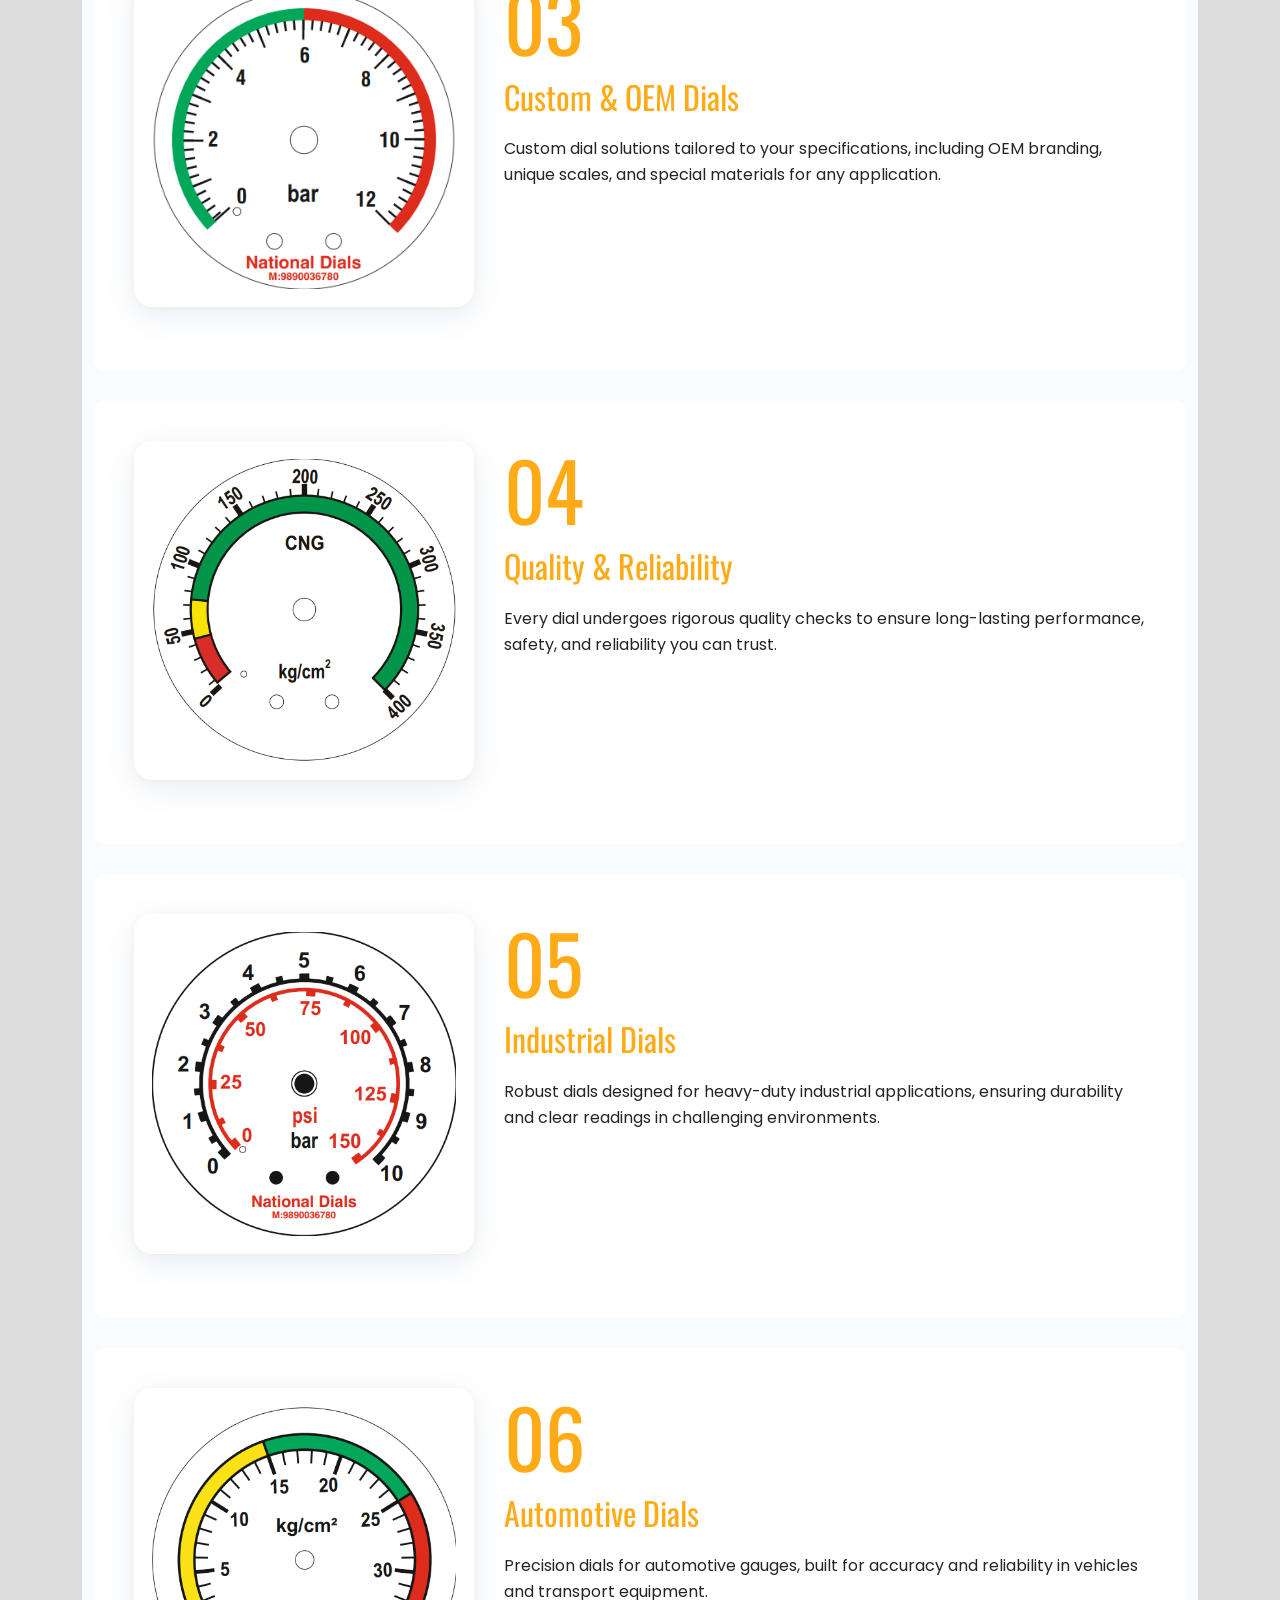
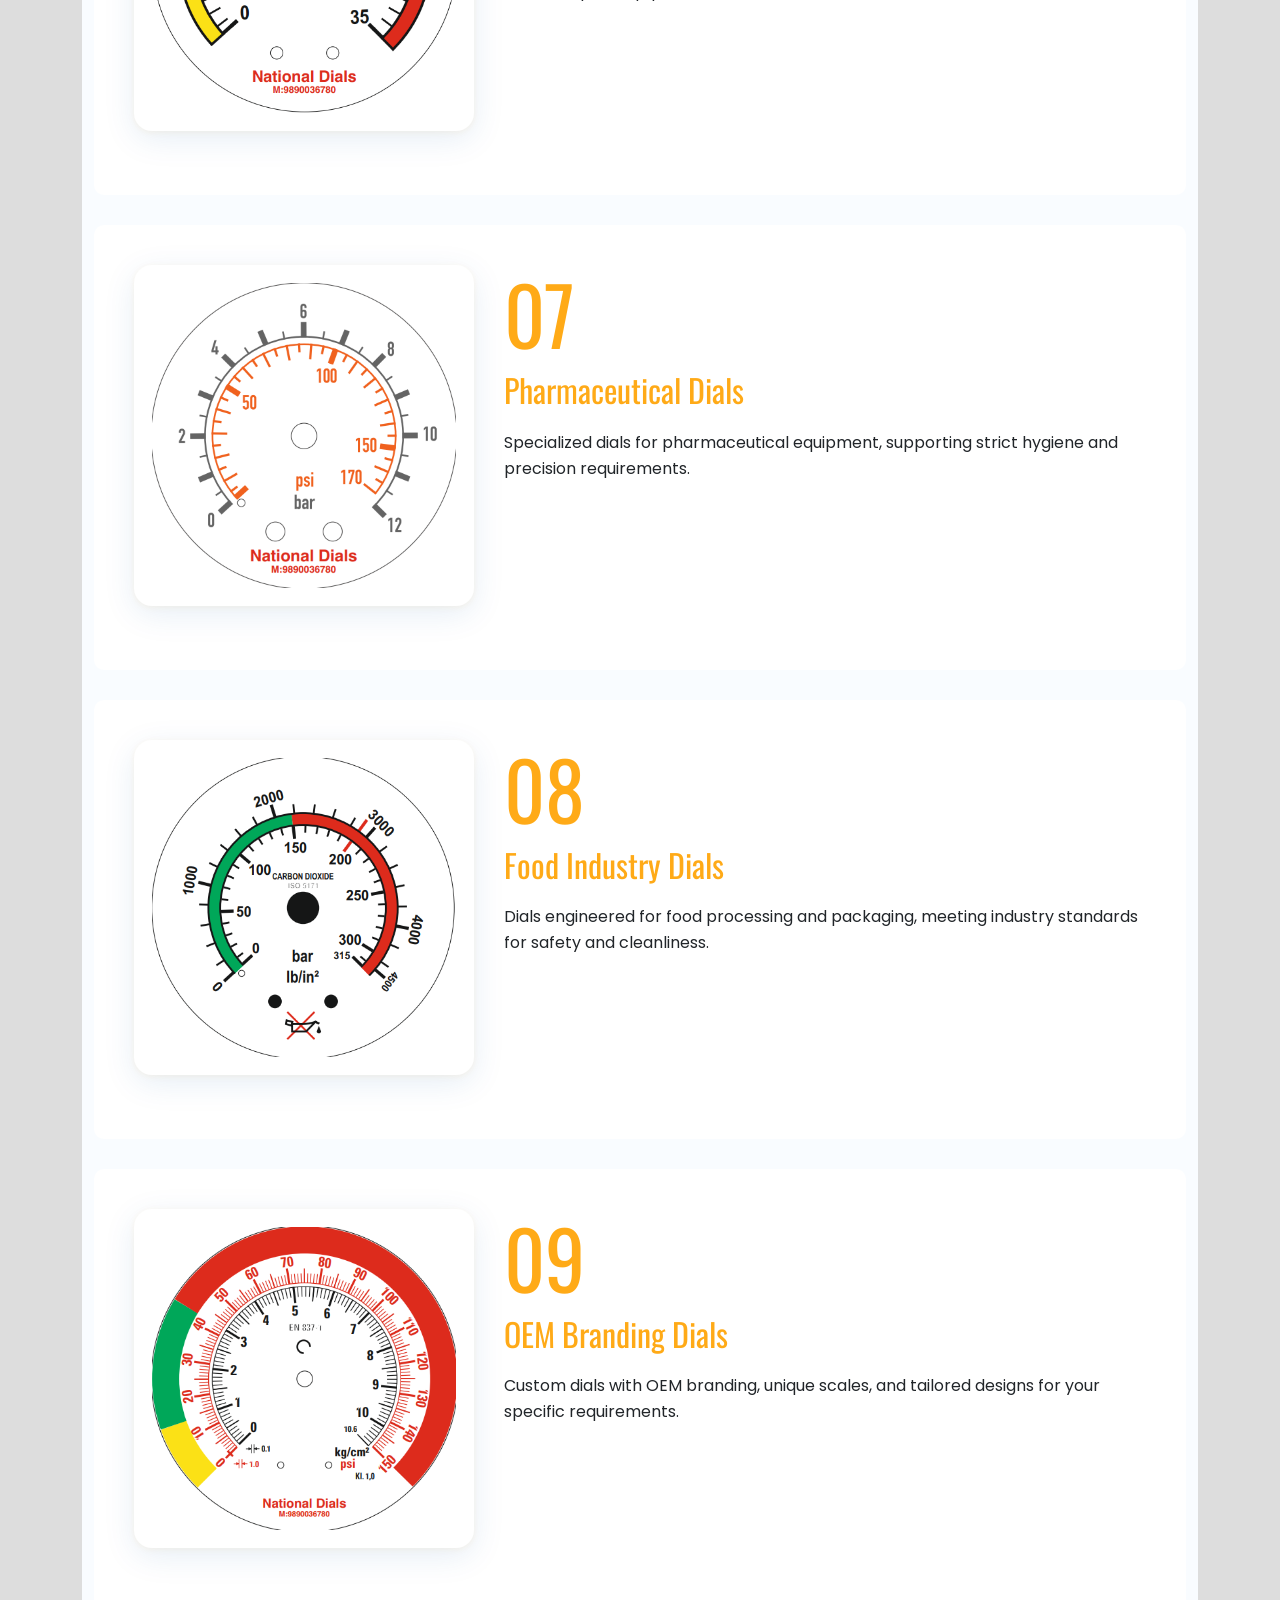
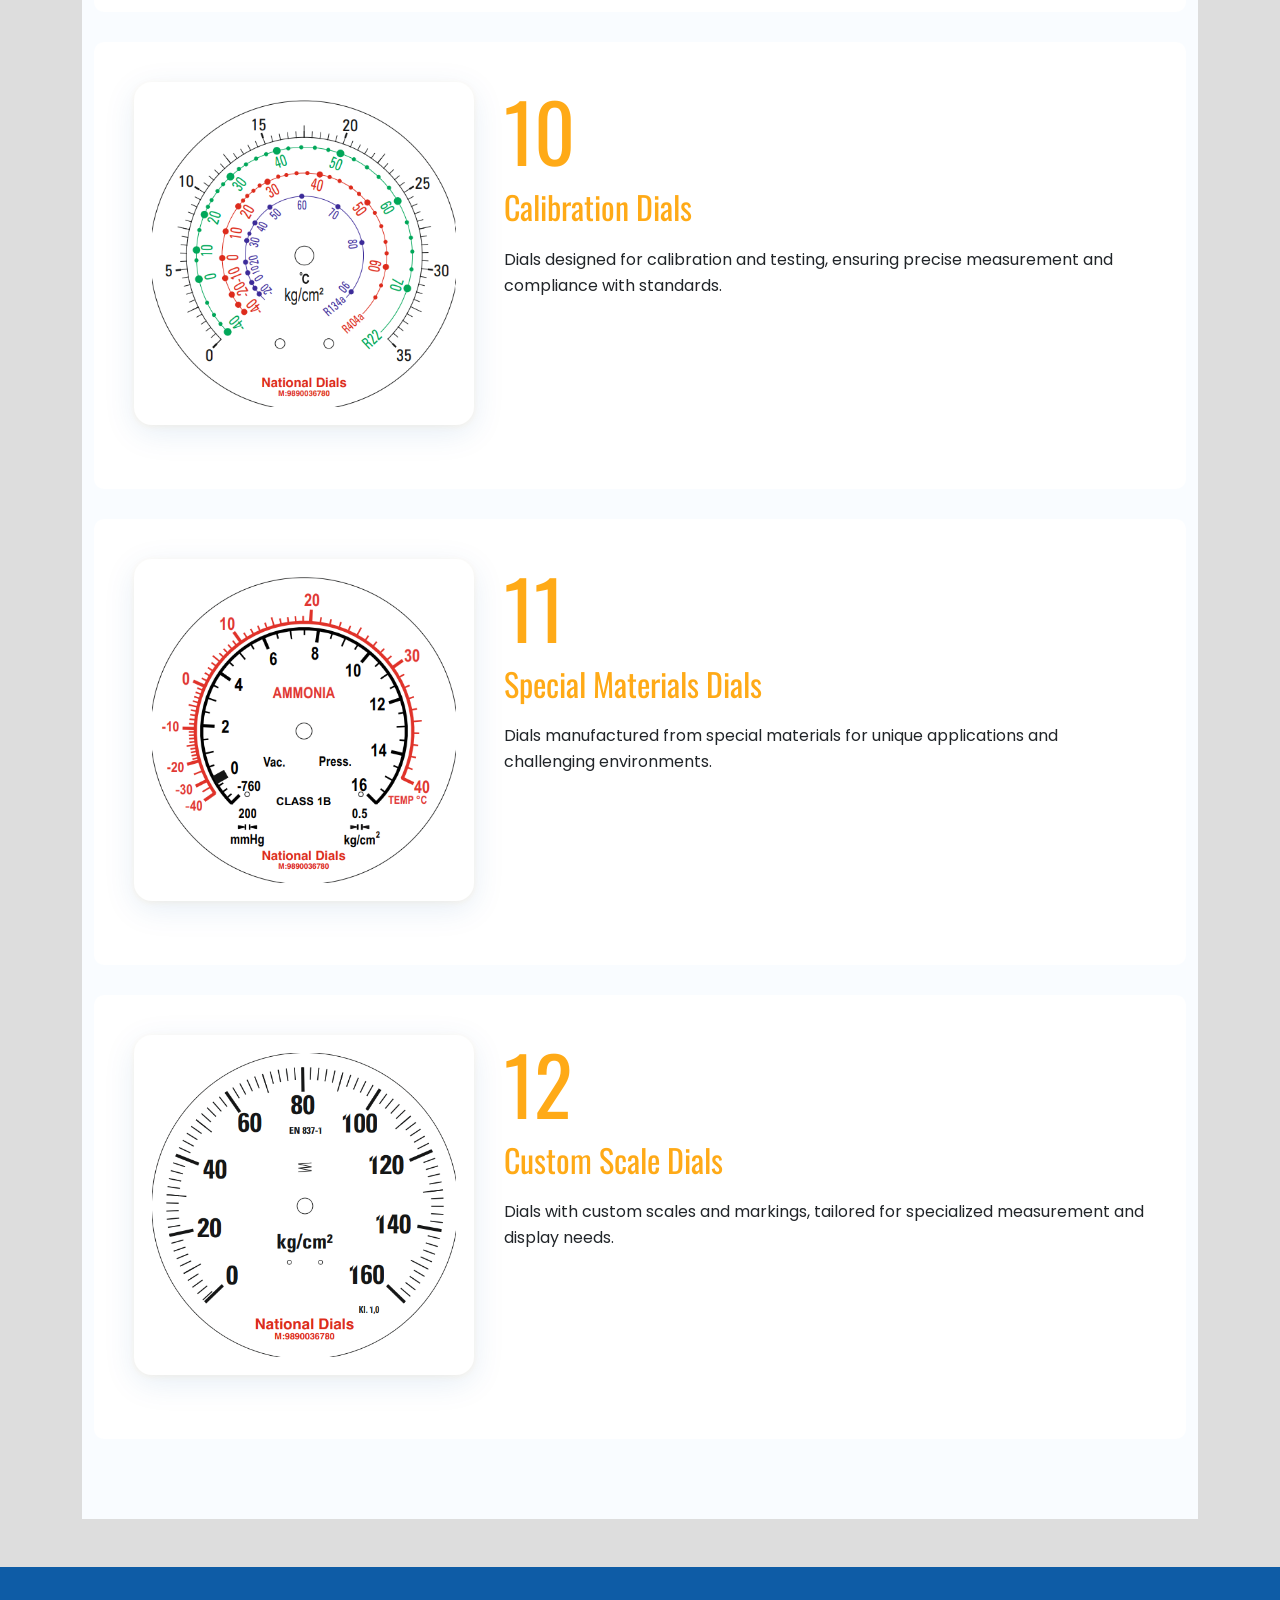
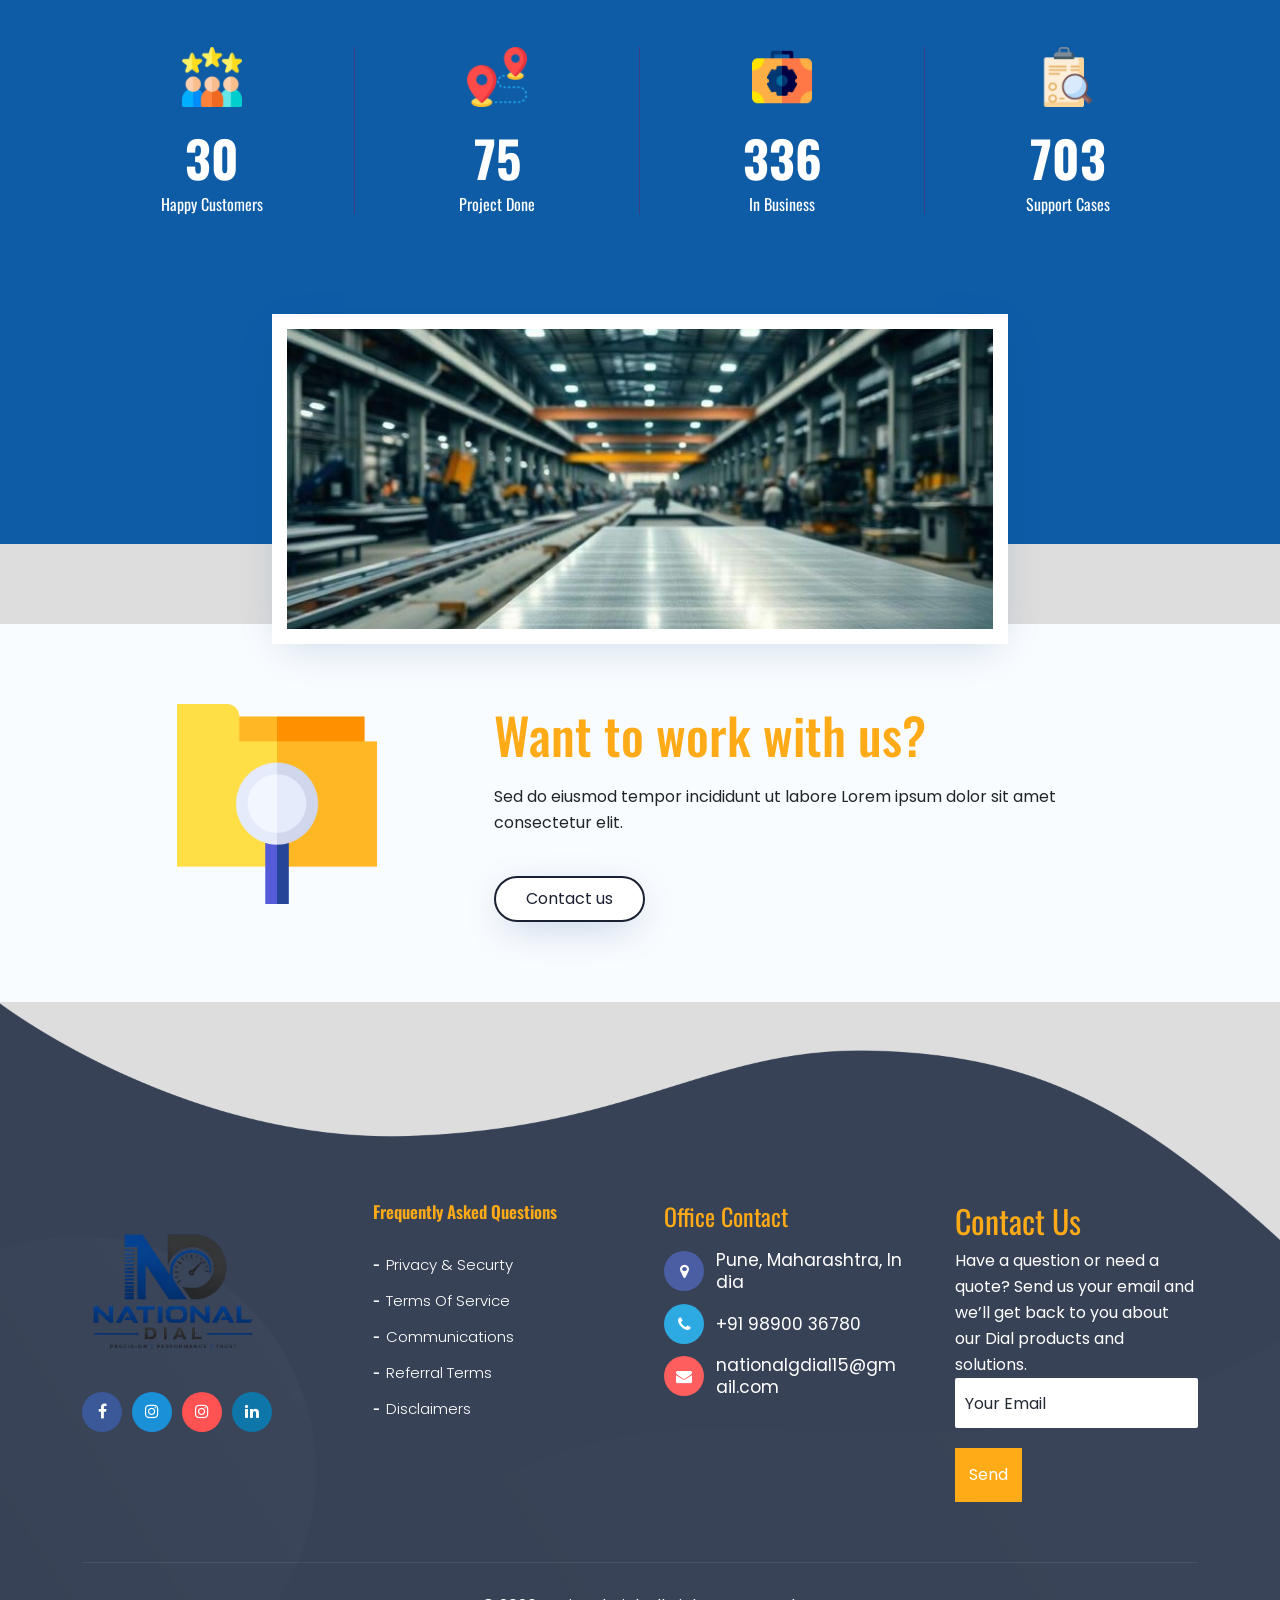
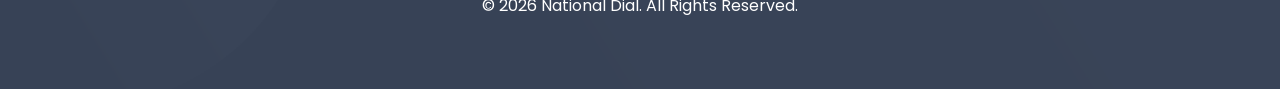
<file: dialproduct.html>
<!DOCTYPE html>
<html lang="en">

	<head>
		<!-- Meta -->
		<meta charset="utf-8">
		<meta http-equiv="X-UA-Compatible" content="IE=edge">
		<meta name="viewport" content="width=device-width, initial-scale=1, shrink-to-fit=no">
		<!-- The above 3 meta tags *must* come first in the head; any other head content must come *after* these tags -->
		<meta name="description" content="National Glass">
		<meta name="keywords" content="agency, business, corporate, creative, html5, modern, multipurpose, One Page, parallax, startup ">		
		<link rel="icon" type="image/png" href="assets/img/nationalglass-removebg.png">		
		<!-- SITE TITLE -->
		<title>NATIONAL DIAL</title>			
		<!-- Latest Bootstrap min CSS -->
		<link rel="stylesheet" href="assets/bootstrap/css/bootstrap.min.css">		
		<!-- Google Font -->
		<link rel="stylesheet" href="https://fonts.googleapis.com/css?family=Poppins:300,400,500,600,700,800"> 
		<link rel="stylesheet" href="https://fonts.googleapis.com/css?family=Oswald:300,400,500,600">			
		<!-- Font Awesome CSS -->
		<link rel="stylesheet" href="assets/fonts/font-awesome.min.css">
		<link rel="stylesheet" href="assets/fonts/themify-icons.css">
		<!--- owl carousel Css-->
		<link rel="stylesheet" href="assets/owlcarousel/css/owl.carousel.css">
		<link rel="stylesheet" href="assets/owlcarousel/css/owl.theme.css">
		<!--materialdesignicons Css-->
        <link rel="stylesheet" href="assets/css/fonts.css">		
		<!-- animate CSS -->
		<link rel="stylesheet" href="assets/css/animate.css">				
		<!-- MAGNIFIC CSS -->
		<link rel="stylesheet" href="assets/css/magnific-popup.css">					
		<!-- Style CSS -->						
		<link rel="stylesheet" href="assets/css/menu.css">			
		<link rel="stylesheet" href="assets/css/style.css">			
		<link rel="stylesheet" href="assets/css/responsive.css">			
		<!-- HTML5 shim and Respond.js IE8 support of HTML5 elements and media queries -->
		<!-- WARNING: Respond.js doesn't work if you view the page via file:// -->
		<!--[if lt IE 9]>
		  <script src="https://oss.maxcdn.com/html5shiv/3.7.2/html5shiv.min.js"></script>
		  <script src="https://oss.maxcdn.com/respond/1.4.2/respond.min.js"></script>
		<![endif]-->
	</head>
	
    <body data-spy="scroll" data-offset="80">

		<!-- START PRELOADER -->
		<div class="preloader">
			<div class="spinner">
				<div class="double-bounce1"></div>
				<div class="double-bounce2"></div>
			</div>
		</div>
		<!-- END PRELOADER -->		

		 <!-- START NAVBAR -->
		<div class="site-mobile-menu site-navbar-target">
		  <div class="site-mobile-menu-header">
			<div class="site-mobile-menu-close mt-3">
			  <span class="icon-close2 js-menu-toggle"></span>
			</div>
		  </div>
		  <div class="site-mobile-menu-body"></div>
		</div>
	   
		<header class="site-navbar js-sticky-header site-navbar-target" role="banner">
		  <div class="container">
			<div class="row align-items-center">       
			  <div class="col-6 col-xl-2">
				<h1 class="mb-0 site-logo"><a href="index.html"><img src="assets/img/nationalglass-removebg.png" alt=""></a></h1>
			  </div>
			  <div class="col-12 col-md-10 d-none d-xl-block">
				<nav class="site-navigation position-relative text-right" role="navigation">
				  <ul class="site-menu main-menu js-clone-nav mr-auto d-none d-lg-block">
				  	<li class="has-children">
					  <a href="dial.html" class="nav-link">Home</a>
					  <!-- <ul class="dropdown">
						<li><a href="index_two.html" class="nav-link">Home Two</a></li>
						<li><a href="index_three.html" class="nav-link">Home Three</a></li>
					  </ul> -->
					</li>	
					<li><a class="nav-link" href="dialabout.html">About</a></li>
					<li><a class="nav-link active" href="dialproduct.html">Product</a>
					  <!-- <ul class="dropdown">
						<li><a href="single_service.html" class="nav-link">Email Marketing</a></li>
						<li><a href="single_service.html" class="nav-link">Offline SEO</a></li>
						<li><a href="single_service.html" class="nav-link">Social media marketing</a></li>
						<li><a href="single_service.html" class="nav-link">Lead Generation</a></li>
						<li><a href="single_service.html" class="nav-link">Web Design</a></li>
						<li><a href="single_service.html" class="nav-link">Search Engine optimization</a></li>
					  </ul> -->
					</li>
					<li>
					  <!-- <a href="project.html" class="nav-link">Project</a> -->
					  <!-- <ul class="dropdown">
						<li><a href="portfolio_gallery.html" class="nav-link">Portfolio Gallery</a></li>
						<li><a href="portfolio.html" class="nav-link">Portfolio Project</a></li>
						<li><a href="single_project.html" class="nav-link">Single Project</a></li>
					  </ul> -->
					</li>			 
			         <!-- <li><a class="nav-link" href="casestudy.html">Case Study</a></li> -->
					<!-- <li class="has-children">
					  <a href="#" class="nav-link">Pages</a>
					  <ul class="dropdown">
						<li><a href="about.html" class="nav-link">About</a></li>
						<li><a href="faq.html" class="nav-link">Faq Page</a></li>
						<li><a href="404.html" class="nav-link">404 Page</a></li>
						<li><a href="team.html" class="nav-link">Team Member</a></li>
						<li><a href="pricing.html" class="nav-link">Pricing</a></li>
					  </ul>
					</li>					
					<li class="has-children">
					  <a href="blog.html" class="nav-link">Blog</a>
					  <ul class="dropdown">
						<li><a href="blog.html" class="nav-link">Blog No Sidebar</a></li>
						<li><a href="blog_sidebar.html" class="nav-link">Blog With Sidebar</a></li>
						<li><a href="blog_single.html" class="nav-link">Single Blog</a></li>
					  </ul>
					</li>				 -->
			         <li><a class="nav-link" href="dialcontact.html">Contact</a></li>					
				  </ul>
				</nav>
			  </div>
			   <div class="col-6 d-flex justify-content-end align-items-center d-xl-none ml-md-0 py-3" style="position: relative; top: 3px;">
				   <a href="#" class="site-menu-toggle js-menu-toggle"><span class="icon-menu h3"></span></a>
				   </div>
			</div>
		  </div>
		</header>
	   <!-- END NAVBAR-->								
		
		<!-- START SECTION TOP -->
		<section class="section-top" style="background-image: url(assets/img/bg/section-top.png);background-size:cover; background-position: center center;">
			<div class="container">
				<div class="row">
				  <div class="col-lg-12 col-sm-12 col-xs-12 text-center">
					<div class="section-top-title">
						<h1>Product</h1>		
					</div>
				  </div><!--- END COL -->				  
				</div><!--- END ROW -->
			</div><!--- END CONTAINER -->
		</section>
		<!-- END SECTION TOP -->

		<!-- ABOUT PAGE -->
		<!-- <section class="about_page_area">
			<div class="container">				
				<div class="row text-center">					
					<div class="offset-lg-1 col-lg-10 col-sm-12 col-xs-12 wow fadeInUp" data-wow-duration="1s" data-wow-delay="0.1s" data-wow-offset="0">
						<div class="single_about_content">
							<h2>About National Glass</h2>
							<p>With over 25 years of experience, National Glass is a trusted manufacturer of Reflex Gauge Glass, Transparent Gauge Glass, Round Sight Glass, and Step Glass. Our products are engineered for durability, safety, and performance, serving industries such as industrial, pharmaceutical, food, and automobile sectors. We are committed to delivering precision-engineered solutions tailored to our clients’ unique requirements.</p>
						</div> -->
						<!--
					</div>
					-->
					<!-- END COL -->
					 <!--					
				</div>
				-->
				<!-- END ROW -->
				 <!--				
			</div>
			-->
			<!--- END CONTAINER -->
			<!--
		</section>
		-->
		<!-- END ABOUT PAGE -->
		
		<!-- Service Start -->
<div class="service enhanced-service-bg py-5">
   <div class="container">
	   <!-- <div class="section-header text-center mb-5">
		   <p>Our Products & Solutions</p>
		   <h2>What We Offer</h2>
		   <div class="enhanced-divider mx-auto my-4"></div>
	   </div> -->
	   <!-- START PORTFOLIO PROJECT -->
		<section class="portfolio_project_area section-padding">
			<div class="container">
				<div class="row">
				  <div class="col-lg-12 col-sm-12 col-xs-12">
                    <div class="text-center mb-5">
							   <h2 style="color:#ffaa17; font-weight:700; font-size:3rem;">Why Choose National Dial?</h2>
							   <p style="font-size:1.2rem; color:#444;">Our solutions are designed for reliability, precision, and your unique industry needs.</p>
						   </div>
					<div class="single_project">
						<img src="assets/img/nationaldial1.png" class="img-fluid dial-portfolio-img" alt="portfolio" />
						<h1>01</h1>
						<h2>Pressure Gauge Dials</h2>
						<p>High-precision dials for pressure gauges, engineered for clarity, durability, and accuracy in demanding industrial environments.</p>
						<!-- <a class="btn_one" href="single_project.html">View Project</a> -->
					</div>
				  </div><!--- END COL -->
				  <div class="col-lg-12 col-sm-12 col-xs-12">
					<div class="single_project">
						<img src="assets/img/nationaldial2.png" class="img-fluid dial-portfolio-img" alt="portfolio" />
						<h1>02</h1>
						<h2>Temperature & CNG Dials</h2>
						<p>Specialized dials for temperature measurement and CNG applications, designed to meet strict industry standards and client requirements.</p>
						<!-- <a class="btn_one" href="single_project.html">View Project</a> -->
					</div>
				  </div><!--- END COL -->
				  <div class="col-lg-12 col-sm-12 col-xs-12">
					<div class="single_project">
						<img src="assets/img/nationaldial3.png" class="img-fluid dial-portfolio-img" alt="portfolio" />
						<h1>03</h1>
						<h2>Custom & OEM Dials</h2>
						<p>Custom dial solutions tailored to your specifications, including OEM branding, unique scales, and special materials for any application.</p>
						<!-- <a class="btn_one" href="single_project.html">View Project</a> -->
					</div>
				  </div><!--- END COL -->
				  <div class="col-lg-12 col-sm-12 col-xs-12">
					<div class="single_project">
						<img src="assets/img/nationaldial4.png" class="img-fluid dial-portfolio-img" alt="portfolio" />
						<h1>04</h1>
						<h2>Quality & Reliability</h2>
						<p>Every dial undergoes rigorous quality checks to ensure long-lasting performance, safety, and reliability you can trust.</p>
						<!-- <a class="btn_one" href="single_project.html">View Project</a> -->
					</div>
                    <div class="single_project">
						<img src="assets/img/nationaldial5.png" class="img-fluid dial-portfolio-img" alt="portfolio" />
						<h1>05</h1>
						<h2>Industrial Dials</h2>
						<p>Robust dials designed for heavy-duty industrial applications, ensuring durability and clear readings in challenging environments.</p>
						<!-- <a class="btn_one" href="single_project.html">View Project</a> -->
					</div>
                    <div class="single_project">
						<img src="assets/img/nationaldial6.png" class="img-fluid dial-portfolio-img" alt="portfolio" />
						<h1>06</h1>
						<h2>Automotive Dials</h2>
						<p>Precision dials for automotive gauges, built for accuracy and reliability in vehicles and transport equipment.</p>
						<!-- <a class="btn_one" href="single_project.html">View Project</a> -->
					</div>
                    <div class="single_project">
						<img src="assets/img/nationaldial7.png" class="img-fluid dial-portfolio-img" alt="portfolio" />
						<h1>07</h1>
						<h2>Pharmaceutical Dials</h2>
						<p>Specialized dials for pharmaceutical equipment, supporting strict hygiene and precision requirements.</p>
						<!-- <a class="btn_one" href="single_project.html">View Project</a> -->
					</div>
                    <div class="single_project">
						<img src="assets/img/nationaldial8.png" class="img-fluid dial-portfolio-img" alt="portfolio" />
						<h1>08</h1>
						<h2>Food Industry Dials</h2>
						<p>Dials engineered for food processing and packaging, meeting industry standards for safety and cleanliness.</p>
						<!-- <a class="btn_one" href="single_project.html">View Project</a> -->
					</div>
                    <div class="single_project">
						<img src="assets/img/nationaldial9.png" class="img-fluid dial-portfolio-img" alt="portfolio" />
						<h1>09</h1>
						<h2>OEM Branding Dials</h2>
						<p>Custom dials with OEM branding, unique scales, and tailored designs for your specific requirements.</p>
						<!-- <a class="btn_one" href="single_project.html">View Project</a> -->
					</div>
                    <div class="single_project">
						<img src="assets/img/nationaldial10.png" class="img-fluid dial-portfolio-img" alt="portfolio" />
						<h1>10</h1>
						<h2>Calibration Dials</h2>
						<p>Dials designed for calibration and testing, ensuring precise measurement and compliance with standards.</p>
						<!-- <a class="btn_one" href="single_project.html">View Project</a> -->
					</div>
                    <div class="single_project">
						<img src="assets/img/nationaldial11.png" class="img-fluid dial-portfolio-img" alt="portfolio" />
						<h1>11</h1>
						<h2>Special Materials Dials</h2>
						<p>Dials manufactured from special materials for unique applications and challenging environments.</p>
						<!-- <a class="btn_one" href="single_project.html">View Project</a> -->
					</div>
                    <div class="single_project">
						<img src="assets/img/nationaldial12.png" class="img-fluid dial-portfolio-img" alt="portfolio" />
						<h1>12</h1>
						<h2>Custom Scale Dials</h2>
						<p>Dials with custom scales and markings, tailored for specialized measurement and display needs.</p>
						<!-- <a class="btn_one" href="single_project.html">View Project</a> -->
					</div>
				  </div><!--- END COL -->				  
				</div><!--- END ROW -->
			</div><!--- END CONTAINER -->
		</section>
		<!-- END PORTFOLIO PROJECT -->
	</div>
</div>
<!-- Service End -->
		
		<!-- START COUNTER -->
		<section data-stellar-background-ratio="0.3" class="counter_feature section-padding">
			<div class="container">
				<div class="row text-center">
					<div class="col-lg-3 col-sm-6 col-xs-12 no-padding wow fadeInUp" data-wow-duration="1s" data-wow-delay="0.1s" data-wow-offset="0">
						<div class="single-project">
							<img src="assets/img/icon/counter-1.png" alt="icon" />
							<h2 class="counter-num">500</h2>
							<h4>Happy Customers</h4>
						</div>							
					</div>
					<div class="col-lg-3 col-sm-6 col-xs-12 no-padding wow fadeInUp" data-wow-duration="1s" data-wow-delay="0.2s" data-wow-offset="0">
						<div class="single-project">
							<img src="assets/img/icon/counter-2.png" alt="icon" />
							<h2 class="counter-num">1263</h2>
							<h4>Project Done</h4>
						</div>
					</div><!-- END COL -->
					<div class="col-lg-3 col-sm-6 col-xs-12 no-padding wow fadeInUp" data-wow-duration="1s" data-wow-delay="0.3s" data-wow-offset="0">
						<div class="single-project">
							<img src="assets/img/icon/counter-3.png" alt="icon" />
							<h2 class="counter-num">5660</h2>
							<h4>In Business</h4>
						</div>
					</div><!-- END COL -->
					<div class="col-lg-3 col-sm-6 col-xs-12 no-padding wow fadeInUp" data-wow-duration="1s" data-wow-delay="0.4s" data-wow-offset="0">
						<div class="single-project single-project-mrnone">
							<img src="assets/img/icon/counter-4.png" alt="icon" />
							<h2 class="counter-num">11859</h2>
							<h4>Support Cases</h4>
						</div>					
					</div><!-- END COL -->
				</div><!--- END ROW -->
				<div class="row text-center">						
					<div class="col-lg-8 offset-lg-2 col-sm-12 col-xs-12 wow fadeInUp" data-wow-duration="1s" data-wow-delay="0.3s" data-wow-offset="0">
						<div class="video_btn" style="background-image: url(assets/img/niimage.jpeg);  background-size:cover; background-position: center center;">
							<!-- <a class="video-play" href="https://www.youtube.com/watch?v=alswD2tCc_Q"><i class="ti-video-clapper"></i></a> -->
						</div>	
					</div>						
				</div><!--- END ROW -->				
			</div><!--- END CONTAINER -->		
		</section>
		<!-- END COUNTER-->			
		
		<!-- HIRE US -->
		<div class="hire_us_area section-padding">
			<div class="container">			
				<div class="row">					
					<div class="offset-lg-1 col-lg-10 col-sm-12 col-xs-12 wow fadeInUp" data-wow-duration="1s" data-wow-delay="0.2s" data-wow-offset="0">
						<div class="row">
							<div class="col-lg-4 col-sm-6 col-xs-12">
								<div class="hire_img">
									<img src="assets/img/icon/search.png" class="img-fluid" alt="" />
								</div>
							</div><!-- END COL  -->	
							<div class="col-lg-8 col-sm-6 col-xs-12">
								<div class="hire_content">
									<h2>Want to work with us?</h2>
									<p>Sed do eiusmod tempor incididunt ut labore Lorem ipsum dolor sit amet consectetur elit.</p>
									<a class="btn_one" href="dialcontact.html">Contact us</a>
								</div>
							</div><!-- END COL  -->		
						</div><!-- END ROW -->	
					</div><!-- END COL  -->					
				</div><!-- END ROW -->				
			</div><!--- END CONTAINER -->
		</div>
		<!-- END HIRE US -->		
		
		<!-- START FOOTER -->
		<div class="footer" style="background-image: url(assets/img/bg/footer.png);  background-size:cover;">
			<div class="container">		
				   <div class="row footer_bg g-5">
					   <div class="col-lg-3 col-md-6 col-12">
						   <div class="footer_logo footer-col-content">
							<img src="assets/img/nationalglass-removebg.png" alt="" />
							<!-- <p class="ngf" style="font-size: 30px;"><B>NATIONAL GLASS</B></p> -->
						</div>
						<div class="social_profile">
							<ul>
								<li><a href="#" class="f_facebook"><i class="fa fa-facebook" title="Facebook"></i></a></li>
								<li><a href="#" class="f_twitter"><i class="fa fa-instagram" title="Twitter"></i></a></li>
								<li><a href="#" class="f_instagram"><i class="fa fa-instagram" title="Instagram"></i></a></li>
								<li><a href="#" class="f_linkedin"><i class="fa fa-linkedin" title="LinkedIn"></i></a></li>
							</ul>
						</div>							
					   </div><!--- END COL -->
					   <div class="col-lg-3 col-md-6 col-12">
						   <div class="single_footer footer-col-content">
							<h4 class="faq" style="color: #ffaa17;">Frequently Asked Questions</h4>
							<ul>
								<li><a href="#">Privacy & Securty</a></li>
								<li><a href="#">Terms of Service</a></li>
								<li><a href="#">Communications</a></li>
								<li><a href="#">Referral Terms</a></li>
								<li><a href="#">Disclaimers</a></li>
							</ul>
						</div>
					   </div><!--- END COL -->
					   <div class="col-lg-3 col-md-6 col-12">
						<!-- <div class="footer-contact-icons">
							<h4>Office Contact</h4>
							<p><i class="fa fa-map-marker" title="Location"></i></i>Pune, Maharashtra, India</p>
                            <p></p><i class="fa fa-phone" title="Call"></i><a href="tel:+917038090085" style="color:inherit;text-decoration:none;"> +91 70380 90085</a></p>
                            <p><i class="fa fa-envelope" title="Email"></i><a href="mailto:nationalglass15@gmail.com" style="color:inherit;text-decoration:none;"> nationalglass15@gmail.com</a></p>
						</div> -->
						   <div class="footer-contact-block footer-col-content">
                            <h4>Office Contact</h4>
							<div class="footer-contact-row">
								<span class="footer-contact-icon location"><i class="fa fa-map-marker"></i></span>
								<span class="footer-contact-text"><a href="location:Pune, Maharashtra, India">Pune, Maharashtra, India</a></span>
							</div>
							<div class="footer-contact-row">
							    <span class="footer-contact-icon phone"><i class="fa fa-phone"></i></span>
								<span class="footer-contact-text"><a href="tel:+91 98900 36780">+91 98900 36780</a></span>
							</div>
							<div class="footer-contact-row">
								<span class="footer-contact-icon email"><i class="fa fa-envelope"></i></span>
								<span class="footer-contact-text"><a href="mailto:nationalgdial15@gmail.com">nationalgdial15@gmail.com</a></span>
							</div>
						</div>
					   </div><!--- END COL -->
					   <div class="col-lg-3 col-md-6 col-12">
						   <div class="newsletter-form footer-col-content">
							<div class="newsletter">
                                <h2>Contact Us</h2>
                                <p class="fnr" style="color: #fff;">
                                    Have a question or need a quote? Send us your email and we’ll get back to you about our Dial products and solutions.
                                </p>
								<form method="POST" action="https://formspree.io/f/xykvwebn" class="form">
									<input class="form-control" type="email" name="email" placeholder="Your Email" required>
									<input type="hidden" name="subject" value="Newsletter Signup">
									<button class="sendbtn" type="submit">Send</button>
								</form>
                            </div>
						</div>
					</div><!--- END COL -->		
				</div><!--- END ROW -->		
				<div class="row">
					<div class="col-lg-12 text-center">
						<div class="footer_copyright">
							<p>&copy; 2026 National Dial. All Rights Reserved.</p>
						</div>
					</div>
				</div>				
			</div><!--- END CONTAINER -->
		</div>
		<!-- END FOOTER -->	

		<!-- Latest jQuery -->
			<script src="assets/js/jquery-1.12.4.min.js"></script>
		<!-- Latest compiled and minified Bootstrap -->
			<script src="assets/bootstrap/js/bootstrap.min.js"></script>
		<!-- modernizer JS -->		
			<script src="assets/js/modernizr-2.8.3.min.js"></script>																		
		<!-- owl-carousel min js  -->
			<script src="assets/owlcarousel/js/owl.carousel.min.js"></script>					
		<!-- magnific-popup js -->               
			<script src="assets/js/jquery.magnific-popup.min.js"></script>			
		<!-- jquery mixitup js -->   
			<script src="assets/js/jquery.mixitup.js"></script>			
		<!-- jquery appear js -->
			<script src="assets/js/jquery.appear.js"></script>							
		<!-- countTo js -->
			<script src="assets/js/jquery.inview.min.js"></script>	
		<!-- stellar js -->
			<script src="assets/js/jquery.stellar.min.js"></script>			
		<!-- WOW - Reveal Animations When You Scroll -->
			<script src="assets/js/wow.min.js"></script>	
		<!-- Menu js -->
			<script src="assets/js/menu.js"></script>																				
			<script src="assets/js/jquery.sticky.js"></script>			
		<!-- scrolltopcontrol js -->																				
			<script src="assets/js/scrolltopcontrol.js"></script>																				
		<!-- scripts js -->
			<script src="assets/js/scripts.js"></script>		
    </body>
</html>
</file>
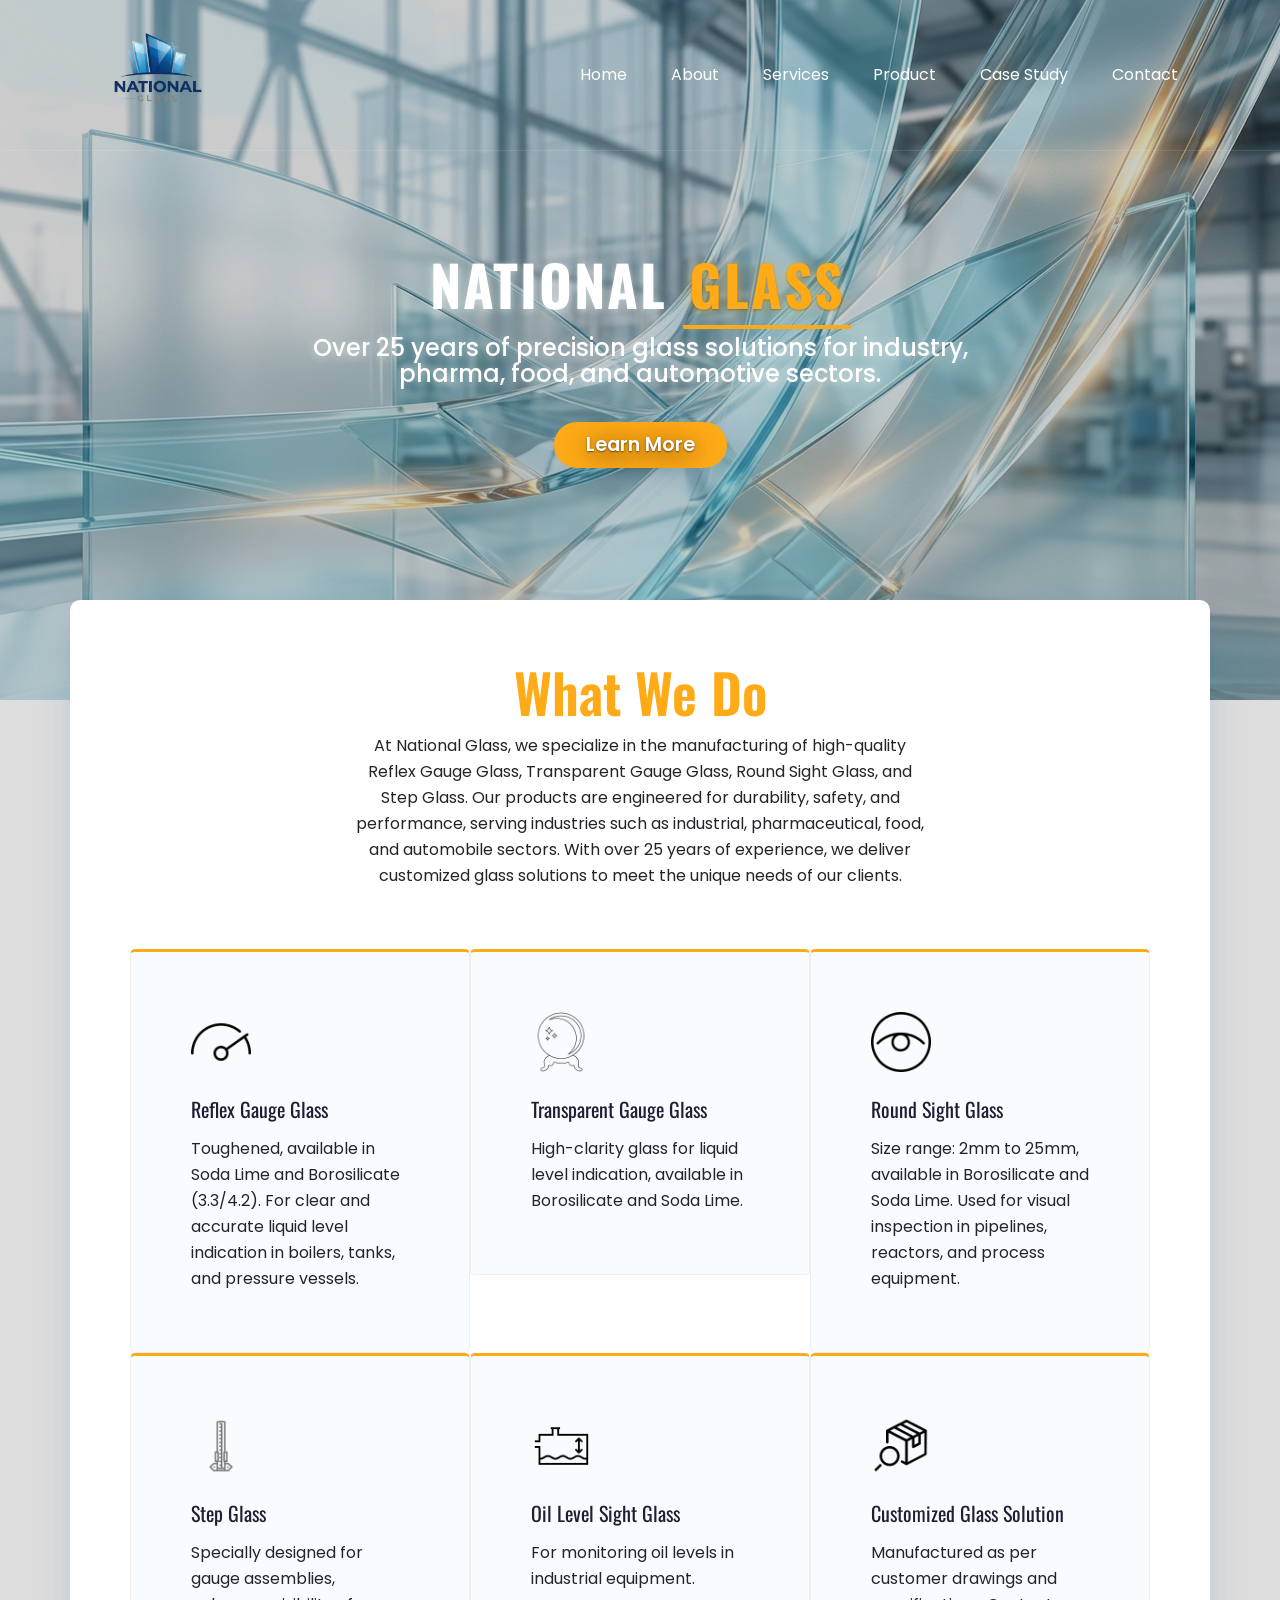
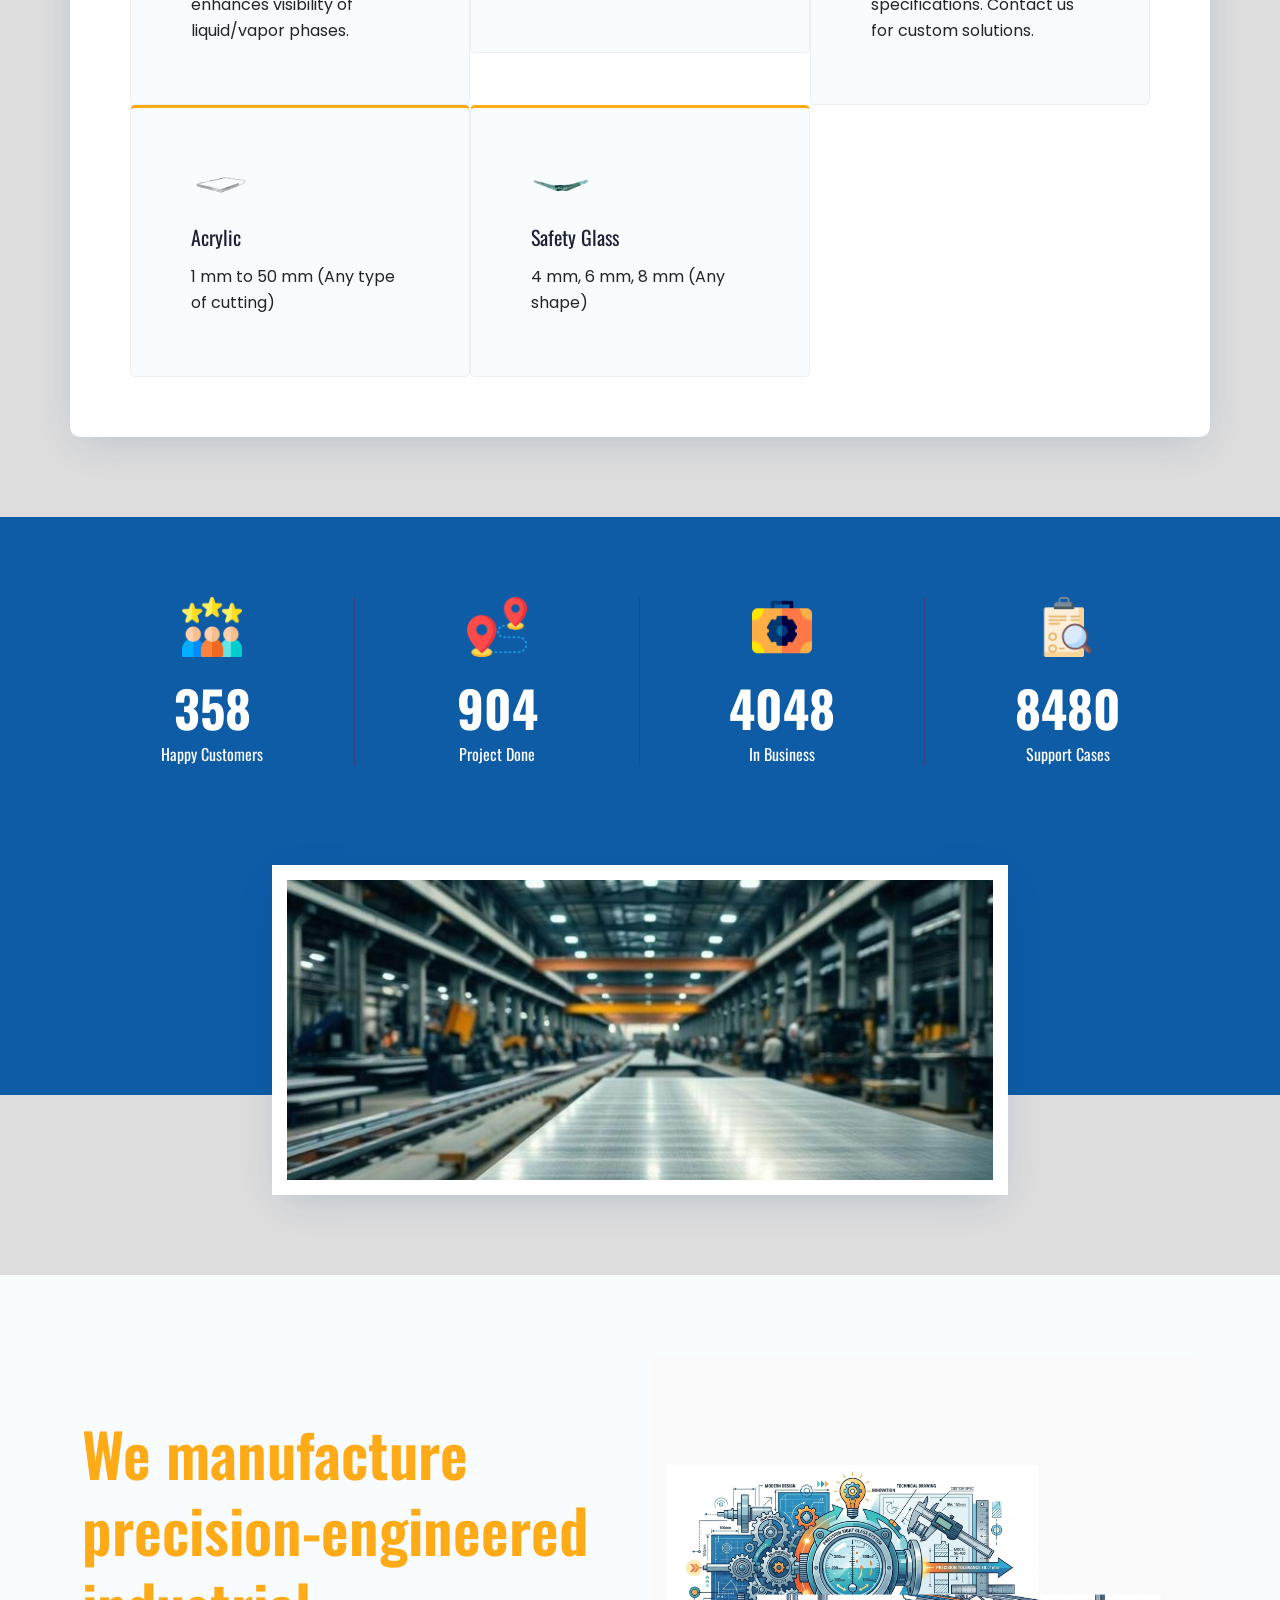
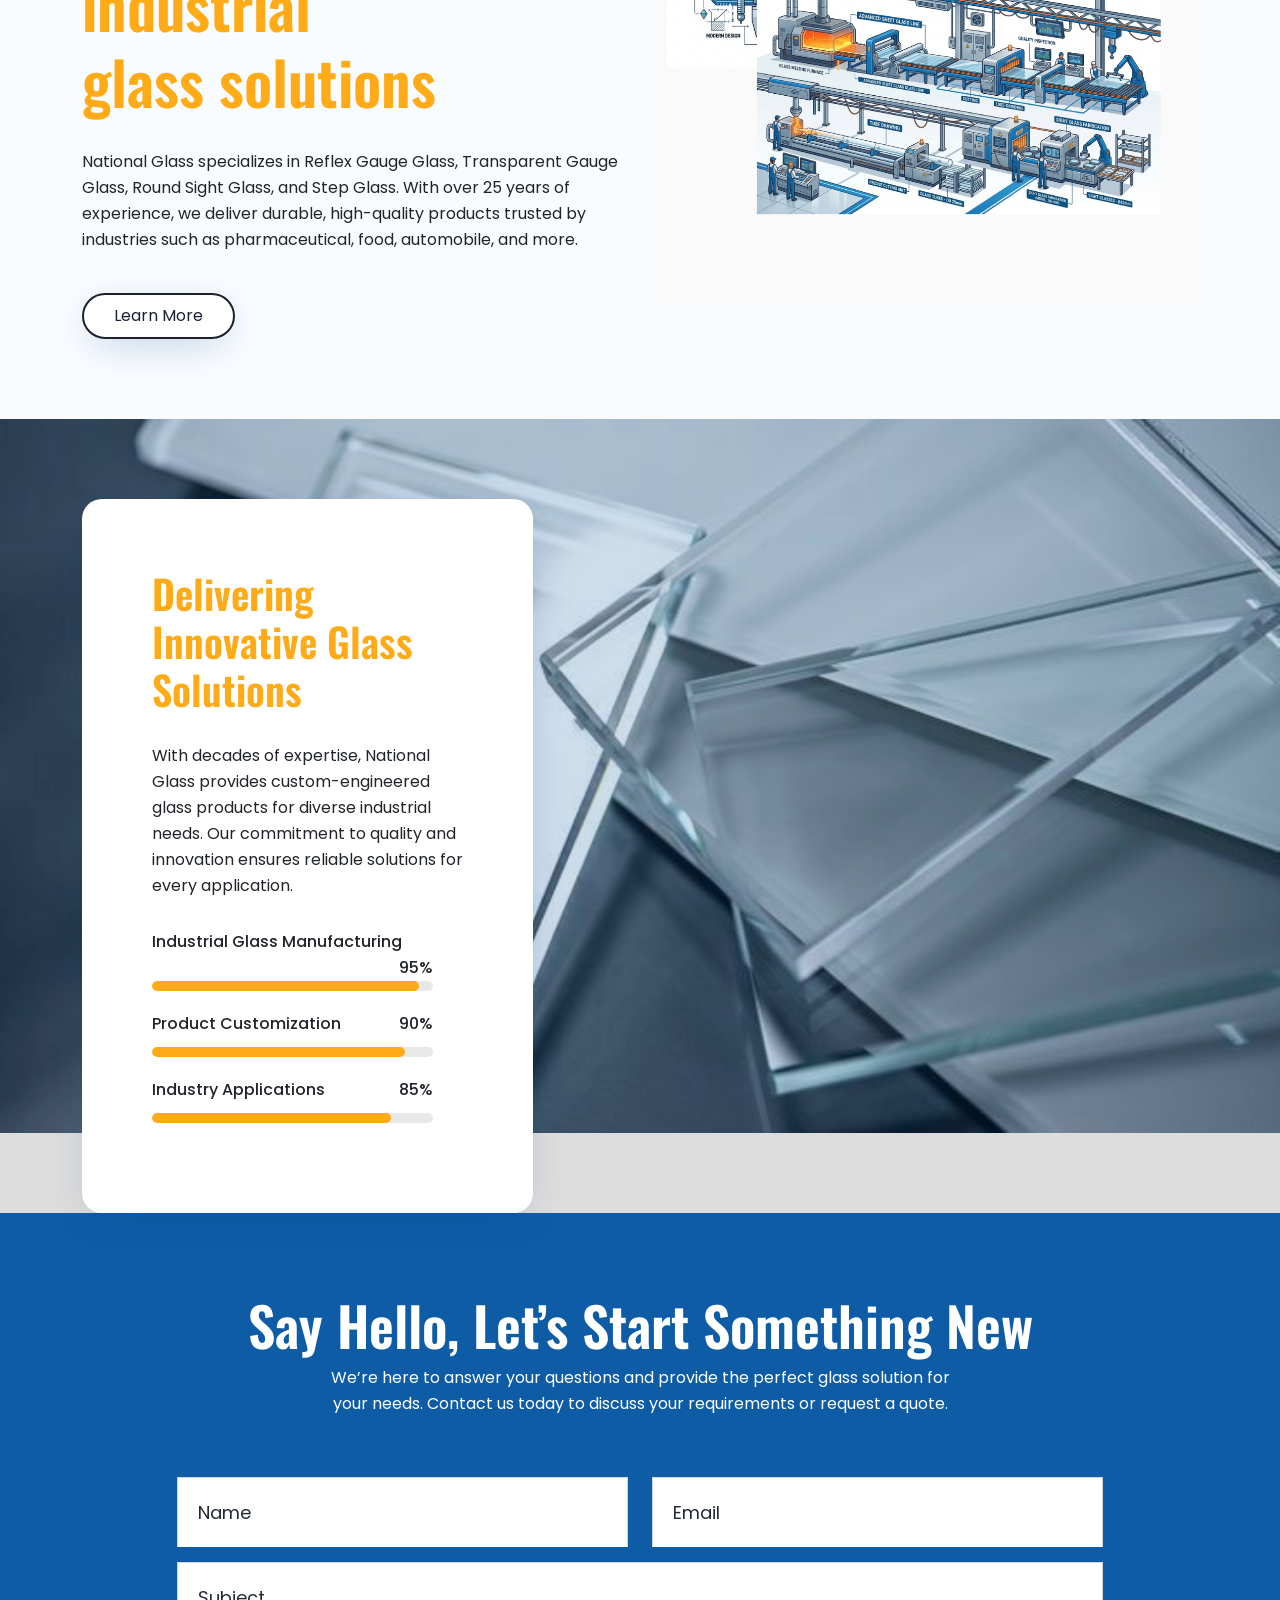
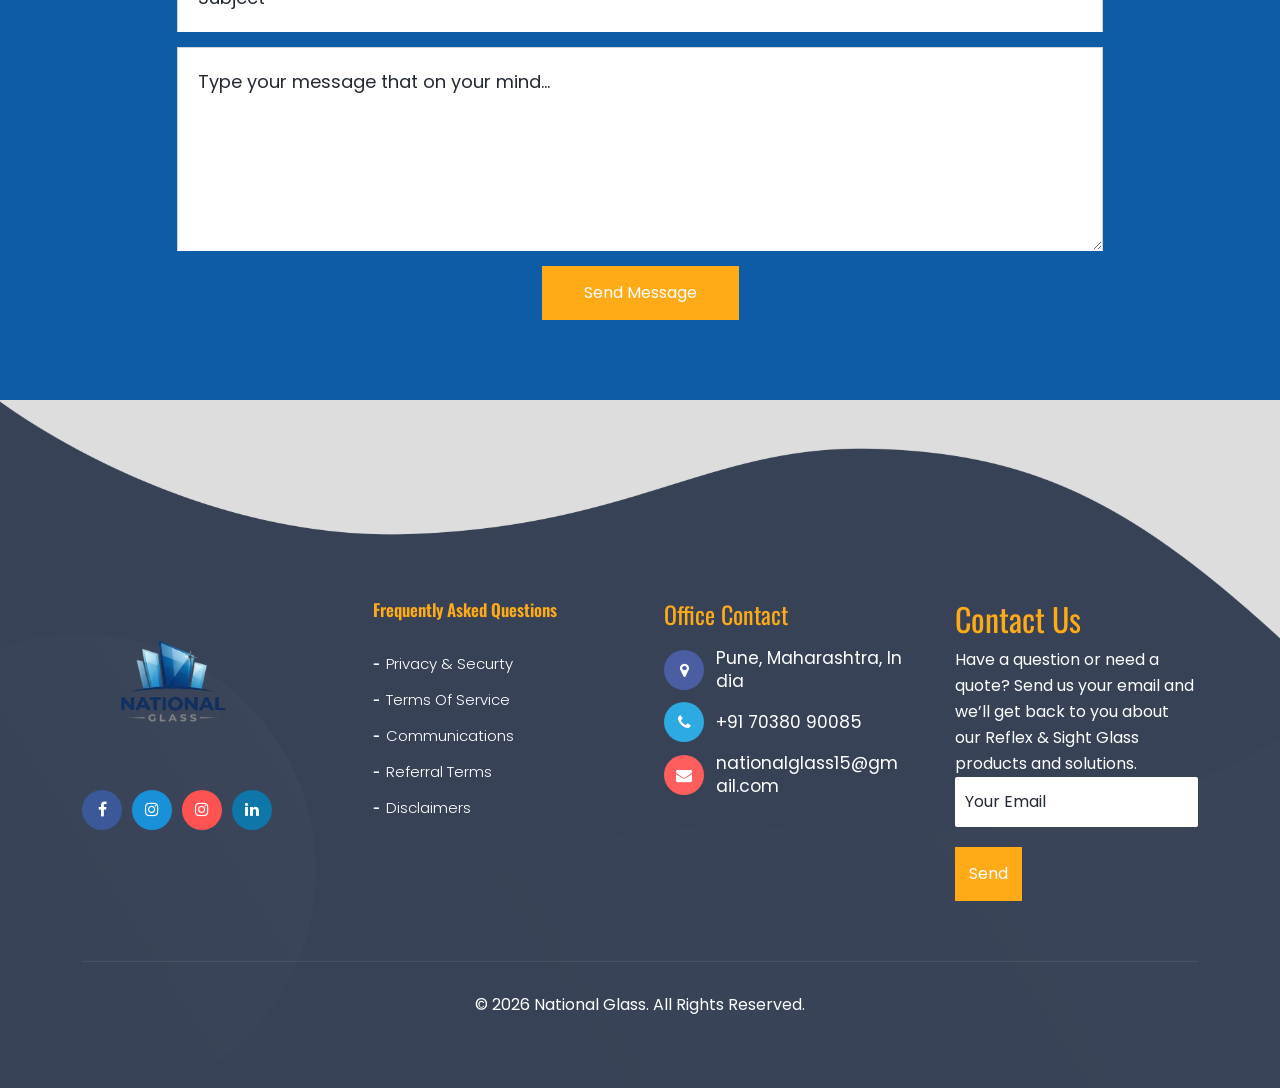
<file: glass.html>
<!DOCTYPE html>
<html lang="en">

	<head>
		<!-- Meta -->
		<meta charset="utf-8">
		<meta http-equiv="X-UA-Compatible" content="IE=edge">
		<meta name="viewport" content="width=device-width, initial-scale=1, shrink-to-fit=no">
		<!-- The above 3 meta tags *must* come first in the head; any other head content must come *after* these tags -->
		<meta name="description" content="National Glass">
		<meta name="keywords" content="agency, business, corporate, creative, html5, modern, multipurpose, One Page, parallax, startup ">		
		<link rel="icon" type="image/png" href="assets/img/logo bgimage.png">		
		<!-- SITE TITLE -->
		<title>NATIONAL GLASS</title>			
		<!-- Latest Bootstrap min CSS -->
		<link rel="stylesheet" href="assets/bootstrap/css/bootstrap.min.css">		
		<!-- Google Font -->
		<link rel="stylesheet" href="https://fonts.googleapis.com/css?family=Poppins:300,400,500,600,700,800"> 
		<link rel="stylesheet" href="https://fonts.googleapis.com/css?family=Oswald:300,400,500,600">			
		<!-- Font Awesome CSS -->
		<link rel="stylesheet" href="assets/fonts/font-awesome.min.css">
		<link rel="stylesheet" href="assets/fonts/themify-icons.css">
		<!--- owl carousel Css-->
		<link rel="stylesheet" href="assets/owlcarousel/css/owl.carousel.css">
		<link rel="stylesheet" href="assets/owlcarousel/css/owl.theme.css">
		<!--materialdesignicons Css-->
        <link rel="stylesheet" href="assets/css/fonts.css">		
		<!-- animate CSS -->
		<link rel="stylesheet" href="assets/css/animate.css">					
		<!-- MAGNIFIC CSS -->
		<link rel="stylesheet" href="assets/css/magnific-popup.css">					
		<!-- Style CSS -->						
		<link rel="stylesheet" href="assets/css/menu.css">			
		<link rel="stylesheet" href="assets/css/style.css">			
		<link rel="stylesheet" href="assets/css/responsive.css">			
		<!-- HTML5 shim and Respond.js IE8 support of HTML5 elements and media queries -->
		<!-- WARNING: Respond.js doesn't work if you view the page via file:// -->
		<!--[if lt IE 9]>
		  <script src="https://oss.maxcdn.com/html5shiv/3.7.2/html5shiv.min.js"></script>
		  <script src="https://oss.maxcdn.com/respond/1.4.2/respond.min.js"></script>
		<![endif]-->
	</head>
	
    <body class="navbar-dark-text" data-spy="scroll" data-offset="80">

		<!-- START PRELOADER -->
		<div class="preloader">
			<div class="spinner">
				<div class="double-bounce1"></div>
				<div class="double-bounce2"></div>
			</div>
		</div>
		<!-- END PRELOADER -->		

		 <!-- START NAVBAR -->
		<div class="site-mobile-menu site-navbar-target">
		  <div class="site-mobile-menu-header">
			<div class="site-mobile-menu-close mt-3">
			  <span class="icon-close2 js-menu-toggle"></span>
			</div>
		  </div>
		  <div class="site-mobile-menu-body"></div>
		</div>
	   
		<header class="site-navbar js-sticky-header site-navbar-target" role="banner">
		  <div class="container">
			<div class="row align-items-center">       
			  <div class="col-6 col-xl-2">
				<h1 class="mb-0 site-logo"><a href="index.html"><img src="assets/img/logo bgimage.png" alt=""></a></h1>
			  </div>
			  <div class="col-12 col-md-10 d-none d-xl-block">
				<nav class="site-navigation position-relative text-right" role="navigation">
				  <ul class="site-menu main-menu js-clone-nav mr-auto d-none d-lg-block">
					<li class="has-children">
						<a href="index.html" class="nav-link">Home</a>
						<ul class="dropdown">
							<li><a href="dial.html" class="nav-link">Dial</a></li>
						</ul>
					</li>
					<li><a class="nav-link" href="about.html" >About</a></li>
					<li><a href="service.html" class="nav-link">Services</a>
					  <!-- <ul class="dropdown">
						<li><a href="single_service.html" class="nav-link">Email Marketing</a></li>
						<li><a href="single_service.html" class="nav-link">Offline SEO</a></li>
						<li><a href="single_service.html" class="nav-link">Social media marketing</a></li>
						<li><a href="single_service.html" class="nav-link">Lead Generation</a></li>
						<li><a href="single_service.html" class="nav-link">Web Design</a></li>
						<li><a href="single_service.html" class="nav-link">Search Engine optimization</a></li>
					  </ul> -->
					</li>
                    <li><a href="project.html" class="nav-link">Product</a>
					  <!-- <ul class="dropdown">
						<li><a href="portfolio_gallery.html" class="nav-link">Portfolio Gallery</a></li>
						<li><a href="portfolio.html" class="nav-link">Portfolio Project</a></li>
						<li><a href="single_project.html" class="nav-link">Single Project</a></li>
					  </ul> -->
					</li>					 
			         <li><a class="nav-link" href="casestudy.html">Case Study</a></li>	
					<!-- <li class="has-children">
					  <a href="#" class="nav-link">Pages</a>
					  <ul class="dropdown">
						<li><a href="about.html" class="nav-link">About</a></li>
						<li><a href="faq.html" class="nav-link">Faq Page</a></li>
						<li><a href="404.html" class="nav-link">404 Page</a></li>
						<li><a href="team.html" class="nav-link">Team Member</a></li>
						<li><a href="pricing.html" class="nav-link">Pricing</a></li>
					  </ul>
					</li>					 -->
					<!-- <li class="has-children">
					  <a href="blog.html" class="nav-link">Blog</a>
					  <ul class="dropdown">
						<li><a href="blog.html" class="nav-link">Blog No Sidebar</a></li>
						<li><a href="blog_sidebar.html" class="nav-link">Blog With Sidebar</a></li>
						<li><a href="blog_single.html" class="nav-link">Single Blog</a></li>
					  </ul>
					</li>				 -->
			         <li><a class="nav-link" href="contact.html">Contact</a></li>					
				  </ul>
				</nav>
			  </div>
			   <div class="col-6 d-flex justify-content-end align-items-center d-xl-none ml-md-0 py-3" style="position: relative; top: 3px;">
				   <a href="#" class="site-menu-toggle js-menu-toggle"><span class="icon-menu h3"></span></a>
				   </div>
			</div>
		  </div>
		</header>
	   <!-- END NAVBAR-->				
	
		<!-- START HOME -->
		<section data-stellar-background-ratio="0.3" id="home" class="home_bg" style="background-image: url(assets/img/indexbgimage.png);  background-size:cover; background-position: center center;">
			<div class="container">
				<div class="row">
				  <div class="col-lg-12 col-sm-12 col-xs-12 text-center">
					<div class="hero-text glass-hero-text">
						<h2>National <span class="glass-accent">GLASS</span></h2>
						<p class="glass-hero-subtitle">
							Over 25 years of precision glass solutions for industry, pharma, food, and automotive sectors.
						</p>
						<a href="about.html" class="glass-btn">Learn More</a>
					</div>
				  </div><!--- END COL -->				  
				</div><!--- END ROW -->
			</div><!--- END CONTAINER -->
		</section>
		<!-- END  HOME -->	

		<!-- FEATURES -->
		<section class="feature_area">
			<div class="container">	
				<div class="row feature_bg">
					<div class="section-title text-center">		
						<h2>What we do</h2>
						<p>At National Glass, we specialize in the manufacturing of high-quality Reflex Gauge Glass, Transparent Gauge Glass, Round Sight Glass, and Step Glass. Our products are engineered for durability, safety, and performance, serving industries such as industrial, pharmaceutical, food, and automobile sectors. With over 25 years of experience, we deliver customized glass solutions to meet the unique needs of our clients.</p>
					</div>					
					<div class="col-lg-4 col-sm-6 col-xs-12 no-padding wow fadeInUp" data-wow-duration="1s" data-wow-delay="0.1s" data-wow-offset="0">
						<div class="single_feature">
							<img src="assets/img/reflex.png" alt="icon" />
							<h4 class="rfg" style="color: #1b2032;">Reflex Gauge Glass</h4>
							<p>Toughened, available in Soda Lime and Borosilicate (3.3/4.2). For clear and accurate liquid level indication in boilers, tanks, and pressure vessels.</p>
						</div>
					</div><!-- END COL -->				
					<div class="col-lg-4 col-sm-6 col-xs-12 no-padding wow fadeInUp" data-wow-duration="1s" data-wow-delay="0.1s" data-wow-offset="0">
						<div class="single_feature">
							<img src="assets/img/transparent.png" alt="icon" />
							<h4 class="rfg" style="color: #1b2032;">Transparent Gauge Glass</h4>
							<p>High-clarity glass for liquid level indication, available in Borosilicate and Soda Lime.</p>
						</div>
					</div><!-- END COL -->				
					<div class="col-lg-4 col-sm-6 col-xs-12 no-padding wow fadeInUp" data-wow-duration="1s" data-wow-delay="0.2s" data-wow-offset="0">
						<div class="single_feature">
							<img src="assets/img/roundsight.png" alt="icon" />
							<h4 class="rfg" style="color: #1b2032;">Round Sight Glass</h4>
							<p>Size range: 2mm to 25mm, available in Borosilicate and Soda Lime. Used for visual inspection in pipelines, reactors, and process equipment.</p>
						</div>
					</div><!-- END COL -->				
					<div class="col-lg-4 col-sm-6 col-xs-12 no-padding wow fadeInUp" data-wow-duration="1s" data-wow-delay="0.3s" data-wow-offset="0">
						<div class="single_feature">
							<img src="assets/img/stepglass.png" alt="icon" />
							<h4 class="rfg" style="color: #1b2032;">Step Glass</h4>
							<p>Specially designed for gauge assemblies, enhances visibility of liquid/vapor phases.</p>
						</div>
					</div><!-- END COL -->				
					<div class="col-lg-4 col-sm-6 col-xs-12 no-padding wow fadeInUp" data-wow-duration="1s" data-wow-delay="0.4s" data-wow-offset="0">
						<div class="single_feature">
							<img src="assets/img/oillevel.png" alt="icon" />
							<h4 class="rfg" style="color: #1b2032;">Oil Level Sight Glass</h4>
							<p>For monitoring oil levels in industrial equipment.</p>
						</div>
					</div><!-- END COL -->		
					<div class="col-lg-4 col-sm-6 col-xs-12 no-padding wow fadeInUp" data-wow-duration="1s" data-wow-delay="0.5s" data-wow-offset="0">
						<div class="single_feature">
							<img src="assets/img/customglass.png" alt="icon" />
							<h4 class="rfg" style="color: #1b2032;">Customized Glass Solution</h4>
							<p>Manufactured as per customer drawings and specifications. Contact us for custom solutions.</p>
						</div>
					</div><!-- END COL -->				
					<div class="col-lg-4 col-sm-6 col-xs-12 no-padding wow fadeInUp" data-wow-duration="1s" data-wow-delay="0.6s" data-wow-offset="0">
						<div class="single_feature">
							<img src="assets/img/acrylic_image-removebg-preview.png" alt="Acrylic" />
							<h4 class="rfg" style="color: #1b2032;">Acrylic</h4>
							<p>1 mm to 50 mm (Any type of cutting)</p>
						</div>
					</div><!-- END COL -->
					<div class="col-lg-4 col-sm-6 col-xs-12 no-padding wow fadeInUp" data-wow-duration="1s" data-wow-delay="0.7s" data-wow-offset="0">
						<div class="single_feature">
							<img src="assets/img/safetyglass_image-removebg-preview.png" alt="Safety Glass" />
							<h4 class="rfg" style="color: #1b2032;">Safety Glass</h4>
							<p>4 mm, 6 mm, 8 mm (Any shape)</p>
						</div>
					</div><!-- END COL -->
				</div><!-- END ROW -->				
			</div><!--- END CONTAINER -->
		</section>
		<!-- END FEATURES -->
		
		<!-- START COUNTER -->
		<section data-stellar-background-ratio="0.3" class="counter_feature section-padding">
			<div class="container">
				<div class="row text-center">
					<div class="col-lg-3 col-sm-6 col-xs-12 no-padding wow fadeInUp" data-wow-duration="1s" data-wow-delay="0.1s" data-wow-offset="0">
						<div class="single-project">
							<img src="assets/img/icon/counter-1.png" alt="icon" />
							<h2 class="counter-num">500</h2>
							<h4>Happy Customers</h4>
						</div>							
					</div>
					<div class="col-lg-3 col-sm-6 col-xs-12 no-padding wow fadeInUp" data-wow-duration="1s" data-wow-delay="0.2s" data-wow-offset="0">
						<div class="single-project">
							<img src="assets/img/icon/counter-2.png" alt="icon" />
							<h2 class="counter-num">1263</h2>
							<h4>Project Done</h4>
						</div>
					</div><!-- END COL -->
					<div class="col-lg-3 col-sm-6 col-xs-12 no-padding wow fadeInUp" data-wow-duration="1s" data-wow-delay="0.3s" data-wow-offset="0">
						<div class="single-project">
							<img src="assets/img/icon/counter-3.png" alt="icon" />
							<h2 class="counter-num">5660</h2>
							<h4>In Business</h4>
						</div>
					</div><!-- END COL -->
					<div class="col-lg-3 col-sm-6 col-xs-12 no-padding wow fadeInUp" data-wow-duration="1s" data-wow-delay="0.4s" data-wow-offset="0">
						<div class="single-project single-project-mrnone">
							<img src="assets/img/icon/counter-4.png" alt="icon" />
							<h2 class="counter-num">11859</h2>
							<h4>Support Cases</h4>
						</div>					
					</div><!-- END COL -->
				</div><!--- END ROW -->
				<div class="row text-center">						
					<div class="col-lg-8 offset-lg-2 col-sm-12 col-xs-12 wow fadeInUp" data-wow-duration="1s" data-wow-delay="0.3s" data-wow-offset="0">
						<div class="video_btn" style="background-image: url(assets/img/niimage.jpeg);  background-size:cover; background-position: center center;">
							<!-- <a class="video-play" href="https://www.youtube.com/watch?v=alswD2tCc_Q"><i class="ti-video-clapper"></i></a> -->
						</div>	
					</div>						
				</div><!--- END ROW -->				
			</div><!--- END CONTAINER -->		
		</section>
		<!-- END COUNTER-->	
		
		<!-- START WHY CHOOSE US -->
		<section class="why_choose_area section-padding">
			<div class="container">
				<div class="row">
					<div class="col-lg-6 col-sm-12 col-xs-12 wow fadeInUp" data-wow-duration="1s" data-wow-delay="0.1s" data-wow-offset="0">
						<div class="single_why_choose">
							<h2>We manufacture <br /> precision-engineered industrial <br /> glass solutions</h2>
							<p>National Glass specializes in Reflex Gauge Glass, Transparent Gauge Glass, Round Sight Glass, and Step Glass. With over 25 years of experience, we deliver durable, high-quality products trusted by industries such as pharmaceutical, food, automobile, and more.</p>
							<a class="btn_one" href="service.html">Learn More</a>
						</div>							
					</div><!--- END COL -->	
					<div class="col-lg-6 col-sm-12 col-xs-12 wow fadeInUp" data-wow-duration="1s" data-wow-delay="0.1s" data-wow-offset="0">
						<div class="single_why_choose_img">
							<img src="assets/img/manufacture3.png" class="img-fluid" alt="about-image" />
						</div>							
					</div><!--- END COL -->	
				</div><!--- END ROW -->			
			</div><!--- END CONTAINER -->		
		</section>
		<!-- END WHY CHOOSE US-->		

		<!-- SKILLS -->
		<section class="skills_area section-padding" style="background-image: url(assets/img/landscapeglass.jpg);  background-size:cover;background-position:center;">   
			<div class="container">				
				<div class="row">					
					<div class="col-lg-5 col-sm-8 col-xs-12 wow fadeInUp" data-wow-duration="1s" data-wow-delay="0.2s" data-wow-offset="0">
						<div class="skill_bg">
							<div class="skill_content">
								<h2>Delivering Innovative Glass Solutions</h2>
								<p>With decades of expertise, National Glass provides custom-engineered glass products for diverse industrial needs. Our commitment to quality and innovation ensures reliable solutions for every application.</p>
							</div>	
							<div class="skill_bar">
								<div class="progress-bar-linear">
									<p class="progress-bar-text">Industrial Glass Manufacturing
										<span>95%</span>
									</p>
									<div class="progress-bar">
										<span data-percent="95"></span>
									</div>
								</div>
								<div class="progress-bar-linear">
									<p class="progress-bar-text">Product Customization
										<span>90%</span>
									</p>
									<div class="progress-bar">
										<span data-percent="90"></span>
									</div>
								</div>
								<div class="progress-bar-linear">
									<p class="progress-bar-text">Industry Applications
										<span>85%</span>
									</p>
									<div class="progress-bar">
										<span data-percent="85"></span>
									</div>
								</div>
							</div>
						</div>
					</div><!-- END COL -->
				</div><!-- END ROW -->				
			</div><!--- END CONTAINER -->
		</section>
		<!-- END SKILLS -->
		
		<!-- PROMOTIONAL AREA -->
         <!--
		<div class="promotional_area section-padding">
			<div class="container">				
				<div class="row">						
					<div class="col-lg-12 col-sm-12 col-xs-12">
						<div class="promotional_content">
							<img src="assets/img/team-image.jpg" class="img-fluid" alt="team-image" />
							<p>Lorem Ipsum is simply dummy text of the printing and typesetting industry. Lorem Ipsum has been the industry standard dummy text ever since the when an unknown printer took a galley of type and scrambled it to make a type specimen book.</p>
						</div>
					</div>
                    -->
                    <!-- END COL -->
                     <!--
				</div>
                -->
                <!-- END ROW -->	
                 <!--			
			</div>
            -->
            <!--- END CONTAINER -->
            <!--
		</div>
        -->
		<!-- END PROMOTIONAL AREA -->	

		<!-- BLOG -->
         <!--
		<section class="blog_area section-padding">
			<div class="container">
				<div class="section-title text-center">
					<h2>Latest Blog</h2>
					<p>It is a long established fact that a reader will be distracted by the readable content of a page when looking at its layout.</p>
				</div>				
				<div class="row text-center">					
					<div class="col-lg-4 col-sm-4 col-xs-12 wow fadeInUp" data-wow-duration="1s" data-wow-delay="0.1s" data-wow-offset="0">
						<div class="home_single_blog">
							<img src="assets/img/blog/1.jpg" class="img-fluid" alt="blog-image" />
							<div class="home_blog_content">
								<div class="blog_title_info">
									<h2><a href="blog_single.html">Tiktok Illegally collecting data sharing</a></h2>
									<span>August 31, 2026</span>
									<span><a href="blog_single.html">Marketing</a></span>
								</div>
								<p>Sed do eiusmod tempor incididunt ut labore. Lorem ipsum dolor sit amet, consectetur elit.</p>
								<a class="home_b_btn" href="blog_single.html">Read More</a>
							</div>
						</div>
					</div>
                    -->
                    <!-- END COL -->
                     <!--				
					<div class="col-lg-4 col-sm-4 col-xs-12 wow fadeInUp" data-wow-duration="1s" data-wow-delay="0.1s" data-wow-offset="0">
						<div class="home_single_blog">
							<img src="assets/img/blog/2.jpg" class="img-fluid" alt="blog-image" />
							<div class="home_blog_content">
								<div class="blog_title_info">
									<span>Sep 01, 2026</span>
									<span><a href="blog_single.html">Design</a></span>
								</div>
								<p>Sed do eiusmod tempor incididunt ut labore. Lorem ipsum dolor sit amet, consectetur elit.</p>
								<a class="home_b_btn" href="blog_single.html">Read More</a>
							</div>
						</div>
					</div>
                    -->
                    <!-- END COL -->
                     <!--			
					<div class="col-lg-4 col-sm-4 col-xs-12 wow fadeInUp" data-wow-duration="1s" data-wow-delay="0.1s" data-wow-offset="0">
						<div class="home_single_blog">
							<img src="assets/img/blog/3.jpg" class="img-fluid" alt="blog-image" />
							<div class="home_blog_content">
								<div class="blog_title_info">
									<h2><a href="blog_single.html">Learning and growing in the first year</a></h2>
									<span>Sep 02, 2026</span>
									<span><a href="blog_single.html">Agency</a></span>
								</div>
								<p>Sed do eiusmod tempor incididunt ut labore. Lorem ipsum dolor sit amet, consectetur elit.</p>
								<a class="home_b_btn" href="blog_single.html">Read More</a>
							</div>
						</div>
					</div>
                    -->
                    <!-- END COL -->
                     <!--						
				</div>
                -->
                <!-- END ROW -->
                 <!--				
			</div>
            -->
            <!--- END CONTAINER -->
            <!--
		</section>
        -->
		<!-- END BLOG -->	
		
		<!-- CONTACT -->
		<div id="contact" class="contact_area section-padding">
			<div class="container">
				<div class="section-title text-center">
					<h2 class="section-title-white">Say Hello, Let’s Start Something New</h2>
					<p class="section-title-white">We’re here to answer your questions and provide the perfect glass solution for your needs. Contact us today to discuss your requirements or request a quote.</p>
				</div>				
				<div class="row">					
					<div class="offset-lg-1 col-lg-10 col-sm-12 col-xs-12 text-center wow fadeInUp" data-wow-duration="1s" data-wow-delay="0.2s" data-wow-offset="0">
						<div class="contact">
							<form id="contact-form" method="POST" action="https://formspree.io/f/xykvwebn">
								<div class="row">
									<div class="form-group col-md-6">
										<input type="text" name="name" class="form-control" placeholder="Name" required="required">
									</div>
									<div class="form-group col-md-6">
										<input type="email" name="email" class="form-control" placeholder="Email" required="required">
									</div>
									<div class="form-group col-md-12">
										<input type="text" name="subject" class="form-control" placeholder="Subject" required="required">
									</div>
									<div class="form-group col-md-12">
										<textarea rows="6" name="message" class="form-control" placeholder="Type your message that on your mind..." required="required"></textarea>
									</div>
									<div class="col-md-12 text-center">
										<button type="submit" value="Send message" name="submit" id="submitButton" class="contact_btn" title="Submit Your Message!">Send Message</button>
									</div>
								</div>
							</form>
						</div>
					</div><!-- END COL  -->					
				</div><!-- END ROW -->				
			</div><!--- END CONTAINER -->
		</div>
		<!-- END CONTACT -->		
		
		<!-- START FOOTER -->
		<div class="footer" style="background-image: url(assets/img/bg/footer.png);  background-size:cover;">
			<div class="container">		
				   <div class="row footer_bg g-5">
					   <div class="col-lg-3 col-md-6 col-12">
						   <div class="footer_logo footer-col-content">
							<img src="assets/img/logo bgimage.png" alt="" />
							<!-- <p class="ngf" style="font-size: 30px;"><B>NATIONAL GLASS</B></p> -->
						</div>
						<div class="social_profile">
							<ul>
								<li><a href="#" class="f_facebook"><i class="fa fa-facebook" title="Facebook"></i></a></li>
								<li><a href="#" class="f_twitter"><i class="fa fa-instagram" title="Twitter"></i></a></li>
								<li><a href="#" class="f_instagram"><i class="fa fa-instagram" title="Instagram"></i></a></li>
								<li><a href="#" class="f_linkedin"><i class="fa fa-linkedin" title="LinkedIn"></i></a></li>
							</ul>
						</div>							
					   </div><!--- END COL -->
					   <div class="col-lg-3 col-md-6 col-12">
						   <div class="single_footer footer-col-content">
							<h4 class="faq" style="color: #ffaa17;">Frequently Asked Questions</h4>
							<ul>
								<li><a href="#">Privacy & Securty</a></li>
								<li><a href="#">Terms of Service</a></li>
								<li><a href="#">Communications</a></li>
								<li><a href="#">Referral Terms</a></li>
								<li><a href="#">Disclaimers</a></li>
							</ul>
						</div>
					   </div><!--- END COL -->
					   <div class="col-lg-3 col-md-6 col-12">
						<!-- <div class="footer-contact-icons">
							<h4>Office Contact</h4>
							<p><i class="fa fa-map-marker" title="Location"></i></i>Pune, Maharashtra, India</p>
                            <p></p><i class="fa fa-phone" title="Call"></i><a href="tel:+917038090085" style="color:inherit;text-decoration:none;"> +91 70380 90085</a></p>
                            <p><i class="fa fa-envelope" title="Email"></i><a href="mailto:nationalglass15@gmail.com" style="color:inherit;text-decoration:none;"> nationalglass15@gmail.com</a></p>
						</div> -->
						   <div class="footer-contact-block footer-col-content">
                            <h4>Office Contact</h4>
							<div class="footer-contact-row">
								<span class="footer-contact-icon location"><i class="fa fa-map-marker"></i></span>
								<span class="footer-contact-text"><a href="location:Pune, Maharashtra, India">Pune, Maharashtra, India</a></span>
							</div>
							<div class="footer-contact-row">
							    <span class="footer-contact-icon phone"><i class="fa fa-phone"></i></span>
								<span class="footer-contact-text"><a href="tel:+917038090085">+91 70380 90085</a></span>
							</div>
							<div class="footer-contact-row">
								<span class="footer-contact-icon email"><i class="fa fa-envelope"></i></span>
								<span class="footer-contact-text"><a href="mailto:nationalglass15@gmail.com">nationalglass15@gmail.com</a></span>
							</div>
						</div>
					   </div><!--- END COL -->
					   <div class="col-lg-3 col-md-6 col-12">
						   <div class="newsletter-form footer-col-content">
							<div class="newsletter">
                                <h2>Contact Us</h2>
                                <p class="fnr" style="color: #fff;">
                                    Have a question or need a quote? Send us your email and we’ll get back to you about our Reflex & Sight Glass products and solutions.
                                </p>
								<form method="POST" action="https://formspree.io/f/xykvwebn" class="form">
									<input class="form-control" type="email" name="email" placeholder="Your Email" required>
									<input type="hidden" name="subject" value="Newsletter Signup">
									<button class="sendbtn" type="submit">Send</button>
								</form>
                            </div>
						</div>
					</div><!--- END COL -->		
				</div><!--- END ROW -->		
				<div class="row">
					<div class="col-lg-12 text-center">
						<div class="footer_copyright">
							<p>&copy; 2026 National Glass. All Rights Reserved.</p>
						</div>
					</div>
				</div>				
			</div><!--- END CONTAINER -->
		</div>
		<!-- END FOOTER -->		

		<!-- Latest jQuery -->
			<script src="assets/js/jquery-1.12.4.min.js"></script>
		<!-- Latest compiled and minified Bootstrap -->
			<script src="assets/bootstrap/js/bootstrap.min.js"></script>
		<!-- modernizer JS -->		
			<script src="assets/js/modernizr-2.8.3.min.js"></script>																		
		<!-- owl-carousel min js  -->
			<script src="assets/owlcarousel/js/owl.carousel.min.js"></script>					
		<!-- magnific-popup js -->               
			<script src="assets/js/jquery.magnific-popup.min.js"></script>			
		<!-- jquery mixitup js -->   
			<script src="assets/js/jquery.mixitup.js"></script>			
		<!-- jquery appear js -->
			<script src="assets/js/jquery.appear.js"></script>							
		<!-- countTo js -->
			<script src="assets/js/jquery.inview.min.js"></script>	
		<!-- stellar js -->
			<script src="assets/js/jquery.stellar.min.js"></script>			
		<!-- WOW - Reveal Animations When You Scroll -->
			<script src="assets/js/wow.min.js"></script>	
		<!-- Menu js -->
			<script src="assets/js/menu.js"></script>																				
			<script src="assets/js/jquery.sticky.js"></script>		
		<!-- form contact js -->																				
			<!-- <script src="assets/js/form-contact.js"></script> -->
		<!-- scrolltopcontrol js -->																				
			<script src="assets/js/scrolltopcontrol.js"></script>																				
		<!-- scripts js -->
			<script src="assets/js/scripts.js"></script>		
    </body>
</html>
</file>
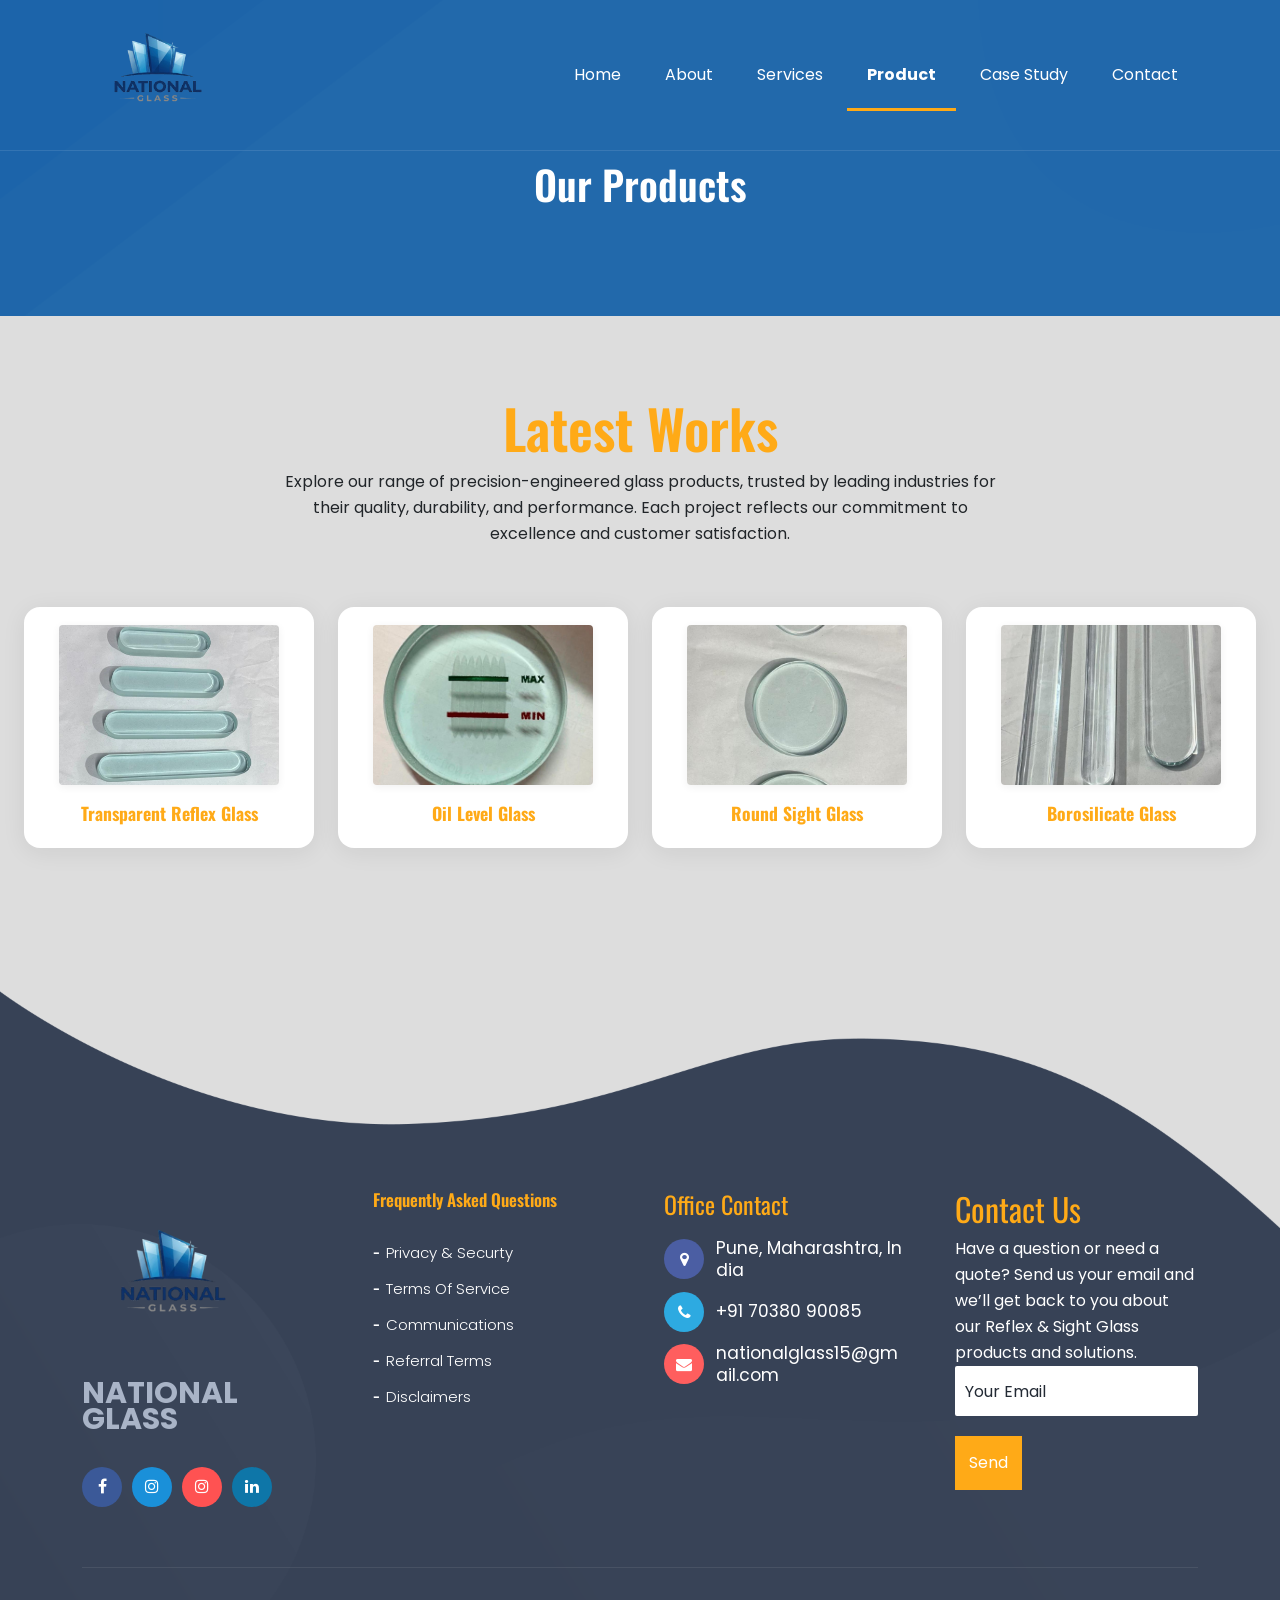
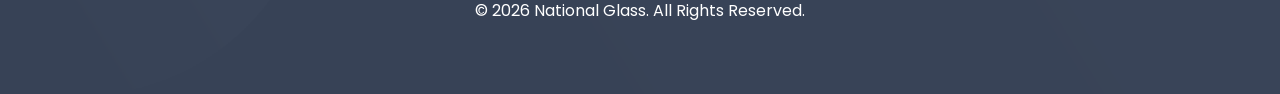
<file: project.html>
<!DOCTYPE html>
<html lang="en">

	<head>
		<!-- Meta -->
		<meta charset="utf-8">
		<meta http-equiv="X-UA-Compatible" content="IE=edge">
		<meta name="viewport" content="width=device-width, initial-scale=1, shrink-to-fit=no">
		<!-- The above 3 meta tags *must* come first in the head; any other head content must come *after* these tags -->
		<meta name="description" content="National Glass">
		<meta name="keywords" content="agency, business, corporate, creative, html5, modern, multipurpose, One Page, parallax, startup ">		
		<link rel="icon" type="image/png" href="assets/img/logo bgimage.png">		
		<!-- SITE TITLE -->
		<title>NATIONAL GLASS</title>			
		<!-- Latest Bootstrap min CSS -->
		<link rel="stylesheet" href="assets/bootstrap/css/bootstrap.min.css">		
		<!-- Google Font -->
		<link rel="stylesheet" href="https://fonts.googleapis.com/css?family=Poppins:300,400,500,600,700,800"> 
		<link rel="stylesheet" href="https://fonts.googleapis.com/css?family=Oswald:300,400,500,600">			
		<!-- Font Awesome CSS -->
		<link rel="stylesheet" href="assets/fonts/font-awesome.min.css">
		<link rel="stylesheet" href="assets/fonts/themify-icons.css">
		<!--- owl carousel Css-->
		<link rel="stylesheet" href="assets/owlcarousel/css/owl.carousel.css">
		<link rel="stylesheet" href="assets/owlcarousel/css/owl.theme.css">
		<!--materialdesignicons Css-->
        <link rel="stylesheet" href="assets/css/fonts.css">		
		<!-- animate CSS -->
		<link rel="stylesheet" href="assets/css/animate.css">					
		<!-- MAGNIFIC CSS -->
		<link rel="stylesheet" href="assets/css/magnific-popup.css">					
		<!-- Style CSS -->						
		<link rel="stylesheet" href="assets/css/menu.css">			
		<link rel="stylesheet" href="assets/css/style.css">			
		<link rel="stylesheet" href="assets/css/responsive.css">			
		<!-- HTML5 shim and Respond.js IE8 support of HTML5 elements and media queries -->
		<!-- WARNING: Respond.js doesn't work if you view the page via file:// -->
		<!--[if lt IE 9]>
		  <script src="https://oss.maxcdn.com/html5shiv/3.7.2/html5shiv.min.js"></script>
		  <script src="https://oss.maxcdn.com/respond/1.4.2/respond.min.js"></script>
		<![endif]-->
	</head>
	
    <body data-spy="scroll" data-offset="80">

		<!-- START PRELOADER -->
		<div class="preloader">
			<div class="spinner">
				<div class="double-bounce1"></div>
				<div class="double-bounce2"></div>
			</div>
		</div>
		<!-- END PRELOADER -->		

		 <!-- START NAVBAR -->
		<div class="site-mobile-menu site-navbar-target">
		  <div class="site-mobile-menu-header">
			<div class="site-mobile-menu-close mt-3">
			  <span class="icon-close2 js-menu-toggle"></span>
			</div>
		  </div>
		  <div class="site-mobile-menu-body"></div>
		</div>
	   
		<header class="site-navbar js-sticky-header site-navbar-target" role="banner">
		  <div class="container">
			<div class="row align-items-center">       
			  <div class="col-6 col-xl-2">
				<h1 class="mb-0 site-logo"><a href="index.html"><img src="assets/img/logo bgimage.png" alt=""></a></h1>
			  </div>
			  <div class="col-12 col-md-10 d-none d-xl-block">
				<nav class="site-navigation position-relative text-right" role="navigation">
				  <ul class="site-menu main-menu js-clone-nav mr-auto d-none d-lg-block">
				  	<li class="has-children">
					  <a href="index.html" class="nav-link">Home</a>
					  <!-- <ul class="dropdown">
						<li><a href="index_two.html" class="nav-link">Home Two</a></li>
						<li><a href="index_three.html" class="nav-link">Home Three</a></li>
					  </ul> -->
					</li>	
					<li><a class="nav-link" href="about.html">About</a></li>
					<li><a href="service.html" class="nav-link">Services</a>
					  <!-- <ul class="dropdown">
						<li><a href="single_service.html" class="nav-link">Email Marketing</a></li>
						<li><a href="single_service.html" class="nav-link">Offline SEO</a></li>
						<li><a href="single_service.html" class="nav-link">Social media marketing</a></li>
						<li><a href="single_service.html" class="nav-link">Lead Generation</a></li>
						<li><a href="single_service.html" class="nav-link">Web Design</a></li>
						<li><a href="single_service.html" class="nav-link">Search Engine optimization</a></li>
					  </ul> -->
					</li>
                    <li><a href="project.html" class="nav-link active">Product</a>
					  <!-- <ul class="dropdown">
						<li><a href="portfolio_gallery.html" class="nav-link">Portfolio Gallery</a></li>
						<li><a href="portfolio.html" class="nav-link">Portfolio Project</a></li>
						<li><a href="single_project.html" class="nav-link">Single Project</a></li>
					  </ul> -->
					</li>				 
			         <li><a class="nav-link" href="casestudy.html">Case Study</a></li>
					<!-- <li class="has-children">
					  <a href="#" class="nav-link">Pages</a>
					  <ul class="dropdown">
						<li><a href="about.html" class="nav-link">About</a></li>
						<li><a href="faq.html" class="nav-link">Faq Page</a></li>
						<li><a href="404.html" class="nav-link">404 Page</a></li>
						<li><a href="team.html" class="nav-link">Team Member</a></li>
						<li><a href="pricing.html" class="nav-link">Pricing</a></li>
					  </ul>
					</li>					
					<li class="has-children">
					  <a href="blog.html" class="nav-link">Blog</a>
					  <ul class="dropdown">
						<li><a href="blog.html" class="nav-link">Blog No Sidebar</a></li>
						<li><a href="blog_sidebar.html" class="nav-link">Blog With Sidebar</a></li>
						<li><a href="blog_single.html" class="nav-link">Single Blog</a></li>
					  </ul>
					</li>				 -->
			         <li><a class="nav-link" href="contact.html">Contact</a></li>					
				  </ul>
				</nav>
			  </div>
			   <div class="col-6 d-flex justify-content-end align-items-center d-xl-none ml-md-0 py-3" style="position: relative; top: 3px;">
				   <a href="#" class="site-menu-toggle js-menu-toggle"><span class="icon-menu h3"></span></a>
				   </div>
			</div>
		  </div>
		</header>
	   <!-- END NAVBAR-->				

		
		<!-- START SECTION TOP -->
		<section class="section-top" style="background-image: url(assets/img/bg/section-top.png);background-size:cover; background-position: center center;">
			<div class="container">
				<div class="row">
				  <div class="col-lg-12 col-sm-12 col-xs-12 text-center">
					<div class="section-top-title">
						<h1>Our Products</h1>		
					</div>
				  </div><!--- END COL -->				  
				</div><!--- END ROW -->
			</div><!--- END CONTAINER -->
		</section>
		<!-- END SECTION TOP -->
		
		<!-- START PORTFOLIO -->
		<section id="portfolio" class="portfolio_area section-padding">
		   <div class="container-fluid">
				<div class="section-title text-center">
					<h2>Latest Works</h2>
					<p>Explore our range of precision-engineered glass products, trusted by leading industries for their quality, durability, and performance. Each project reflects our commitment to excellence and customer satisfaction.</p>
				</div>	
				<!-- <div class="col-lg-12 text-center">
					<div class="portfolio_filter">
						<ul>
							<li class="active filter" data-filter="all">All</li>
							<li class="filter" data-filter=".branding">Branding</li>
							<li class="filter" data-filter=".webtemplate">Web Template</li>
							<li class="filter" data-filter=".seo">SEO</li>
							<li class="filter" data-filter=".digital">Digital Marketing</li>
						</ul>
					</div>
				</div>					 -->
				<div class="portfolio-grid">									
					<div class="row custom-portfolio-row">
						<div class="col-lg-3 col-md-6 col-sm-12 portfolio-item">
							<div class="single-gallery custom-portfolio-card">
								<img src="assets/img/transparentreflexglass.jpeg" class="portfolio-img-custom" alt="gallery Image">
								<a href="assets/img/transparentreflexglass.jpeg" class="gallery_enlarge_icon"><i class="ti-eye"></i></a>
								<h4 class="portfolio-card-title"><a href="single_project.html">Transparent Reflex Glass</a></h4>
							</div>
						</div>
						<div class="col-lg-3 col-md-6 col-sm-12 portfolio-item">
							<div class="single-gallery custom-portfolio-card">
								<img src="assets/img/oillevelglass.jpeg" class="portfolio-img-custom" alt="gallery Image">
								<a href="assets/img/oillevelglass.jpeg" class="gallery_enlarge_icon"><i class="ti-eye"></i></a>
								<h4 class="portfolio-card-title"><a href="single_project.html">Oil Level Glass</a></h4>
							</div>
						</div>
						<div class="col-lg-3 col-md-6 col-sm-12 portfolio-item">
							<div class="single-gallery custom-portfolio-card">
								<img src="assets/img/roundsightglass.jpeg" class="portfolio-img-custom" alt="gallery Image">
								<a href="assets/img/roundsightglass.jpeg" class="gallery_enlarge_icon"><i class="ti-eye"></i></a>
								<h4 class="portfolio-card-title"><a href="single_project.html">Round Sight Glass</a></h4>
							</div>
						</div>
						<div class="col-lg-3 col-md-6 col-sm-12 portfolio-item">
							<div class="single-gallery custom-portfolio-card">
								<img src="assets/img/BorosilicateGlass.jpeg" class="portfolio-img-custom" alt="gallery Image">
								<a href="assets/img/BorosilicateGlass.jpeg" class="gallery_enlarge_icon"><i class="ti-eye"></i></a>
								<h4 class="portfolio-card-title"><a href="single_project.html">Borosilicate Glass</a></h4>
							</div>
						</div>
					</div>
				</div>
			</div><!-- END CONTAINER -->
		</section>
		<!-- END PORTFOLIO -->		

		<!-- START FOOTER -->
		<div class="footer" style="background-image: url(assets/img/bg/footer.png);  background-size:cover;">
			<div class="container">		
				   <div class="row footer_bg g-5">
					   <div class="col-lg-3 col-md-6 col-12">
						   <div class="footer_logo footer-col-content">
							<img src="assets/img/logo bgimage.png" alt="" />
							<p class="ngf" style="font-size: 30px;"><B>NATIONAL GLASS</B></p>
						</div>
						<div class="social_profile">
							<ul>
								<li><a href="#" class="f_facebook"><i class="fa fa-facebook" title="Facebook"></i></a></li>
								<li><a href="#" class="f_twitter"><i class="fa fa-instagram" title="Twitter"></i></a></li>
								<li><a href="#" class="f_instagram"><i class="fa fa-instagram" title="Instagram"></i></a></li>
								<li><a href="#" class="f_linkedin"><i class="fa fa-linkedin" title="LinkedIn"></i></a></li>
							</ul>
						</div>							
					   </div><!--- END COL -->
					   <div class="col-lg-3 col-md-6 col-12">
						   <div class="single_footer footer-col-content">
							<h4 class="faq" style="color: #ffaa17;">Frequently Asked Questions</h4>
							<ul>
								<li><a href="#">Privacy & Securty</a></li>
								<li><a href="#">Terms of Service</a></li>
								<li><a href="#">Communications</a></li>
								<li><a href="#">Referral Terms</a></li>
								<li><a href="#">Disclaimers</a></li>
							</ul>
						</div>
					   </div><!--- END COL -->
					   <div class="col-lg-3 col-md-6 col-12">
						<!-- <div class="footer-contact-icons">
							<h4>Office Contact</h4>
							<p><i class="fa fa-map-marker" title="Location"></i></i>Pune, Maharashtra, India</p>
                            <p></p><i class="fa fa-phone" title="Call"></i><a href="tel:+917038090085" style="color:inherit;text-decoration:none;"> +91 70380 90085</a></p>
                            <p><i class="fa fa-envelope" title="Email"></i><a href="mailto:nationalglass15@gmail.com" style="color:inherit;text-decoration:none;"> nationalglass15@gmail.com</a></p>
						</div> -->
						   <div class="footer-contact-block footer-col-content">
                            <h4>Office Contact</h4>
							<div class="footer-contact-row">
								<span class="footer-contact-icon location"><i class="fa fa-map-marker"></i></span>
								<span class="footer-contact-text"><a href="location:Pune, Maharashtra, India">Pune, Maharashtra, India</a></span>
							</div>
							<div class="footer-contact-row">
							    <span class="footer-contact-icon phone"><i class="fa fa-phone"></i></span>
								<span class="footer-contact-text"><a href="tel:+917038090085">+91 70380 90085</a></span>
							</div>
							<div class="footer-contact-row">
								<span class="footer-contact-icon email"><i class="fa fa-envelope"></i></span>
								<span class="footer-contact-text"><a href="mailto:nationalglass15@gmail.com">nationalglass15@gmail.com</a></span>
							</div>
						</div>
					   </div><!--- END COL -->
					   <div class="col-lg-3 col-md-6 col-12">
						   <div class="newsletter-form footer-col-content">
							<div class="newsletter">
                                <h2>Contact Us</h2>
                                <p class="fnr" style="color: #fff;">
                                    Have a question or need a quote? Send us your email and we’ll get back to you about our Reflex & Sight Glass products and solutions.
                                </p>
								<form method="POST" action="https://formspree.io/f/xykvwebn" class="form">
									<input class="form-control" type="email" name="email" placeholder="Your Email" required>
									<input type="hidden" name="subject" value="Newsletter Signup">
									<button class="sendbtn" type="submit">Send</button>
								</form>
                            </div>
						</div>
					</div><!--- END COL -->		
				</div><!--- END ROW -->		
				<div class="row">
					<div class="col-lg-12 text-center">
						<div class="footer_copyright">
							<p>&copy; 2026 National Glass. All Rights Reserved.</p>
						</div>
					</div>
				</div>				
			</div><!--- END CONTAINER -->
		</div>
		<!-- END FOOTER -->	

		<!-- Latest jQuery -->
			<script src="assets/js/jquery-1.12.4.min.js"></script>
		<!-- Latest compiled and minified Bootstrap -->
			<script src="assets/bootstrap/js/bootstrap.min.js"></script>
		<!-- modernizer JS -->		
			<script src="assets/js/modernizr-2.8.3.min.js"></script>																		
		<!-- owl-carousel min js  -->
			<script src="assets/owlcarousel/js/owl.carousel.min.js"></script>					
		<!-- magnific-popup js -->               
			<script src="assets/js/jquery.magnific-popup.min.js"></script>			
		<!-- jquery mixitup js -->   
			<script src="assets/js/jquery.mixitup.js"></script>			
		<!-- jquery appear js -->
			<script src="assets/js/jquery.appear.js"></script>							
		<!-- countTo js -->
			<script src="assets/js/jquery.inview.min.js"></script>	
		<!-- stellar js -->
			<script src="assets/js/jquery.stellar.min.js"></script>			
		<!-- WOW - Reveal Animations When You Scroll -->
			<script src="assets/js/wow.min.js"></script>	
		<!-- Menu js -->
			<script src="assets/js/menu.js"></script>																				
			<script src="assets/js/jquery.sticky.js"></script>			
		<!-- scrolltopcontrol js -->																				
			<script src="assets/js/scrolltopcontrol.js"></script>																				
		<!-- scripts js -->
			<script src="assets/js/scripts.js"></script>		
    </body>
</html>
</file>
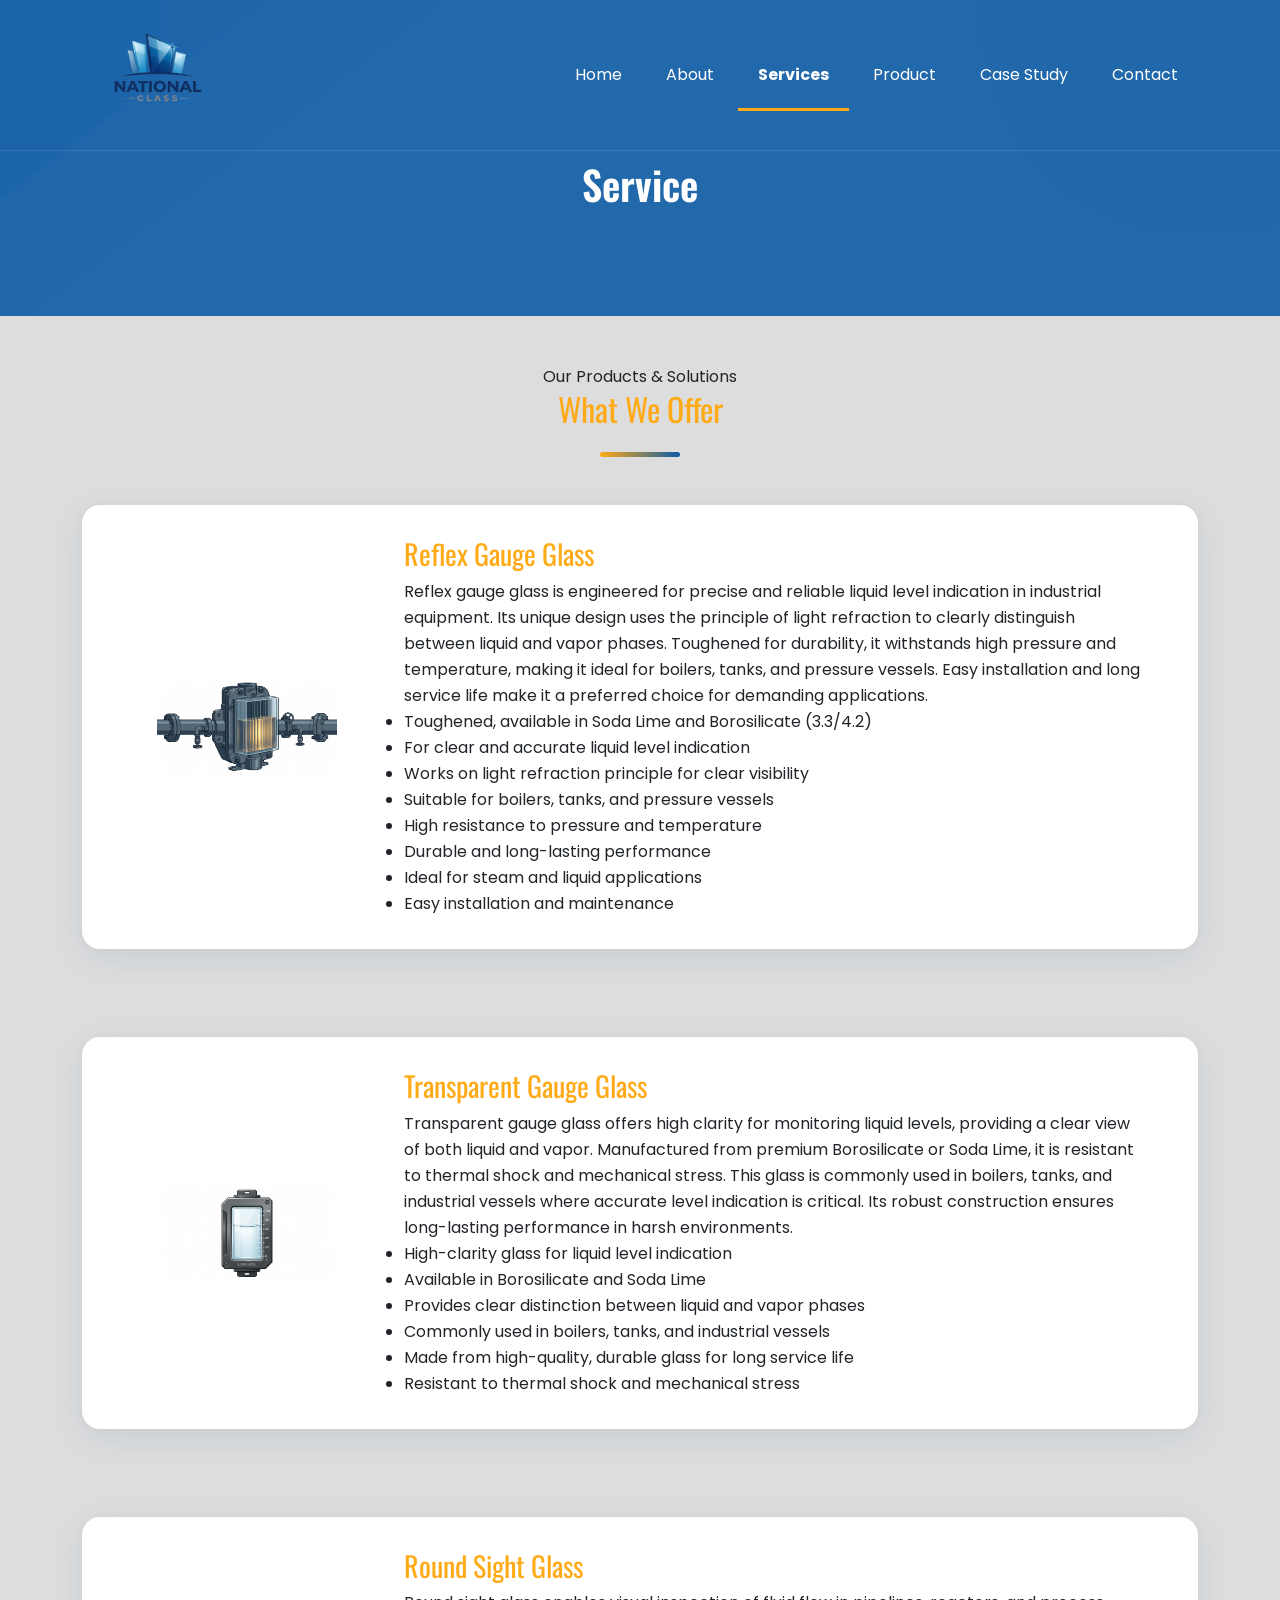
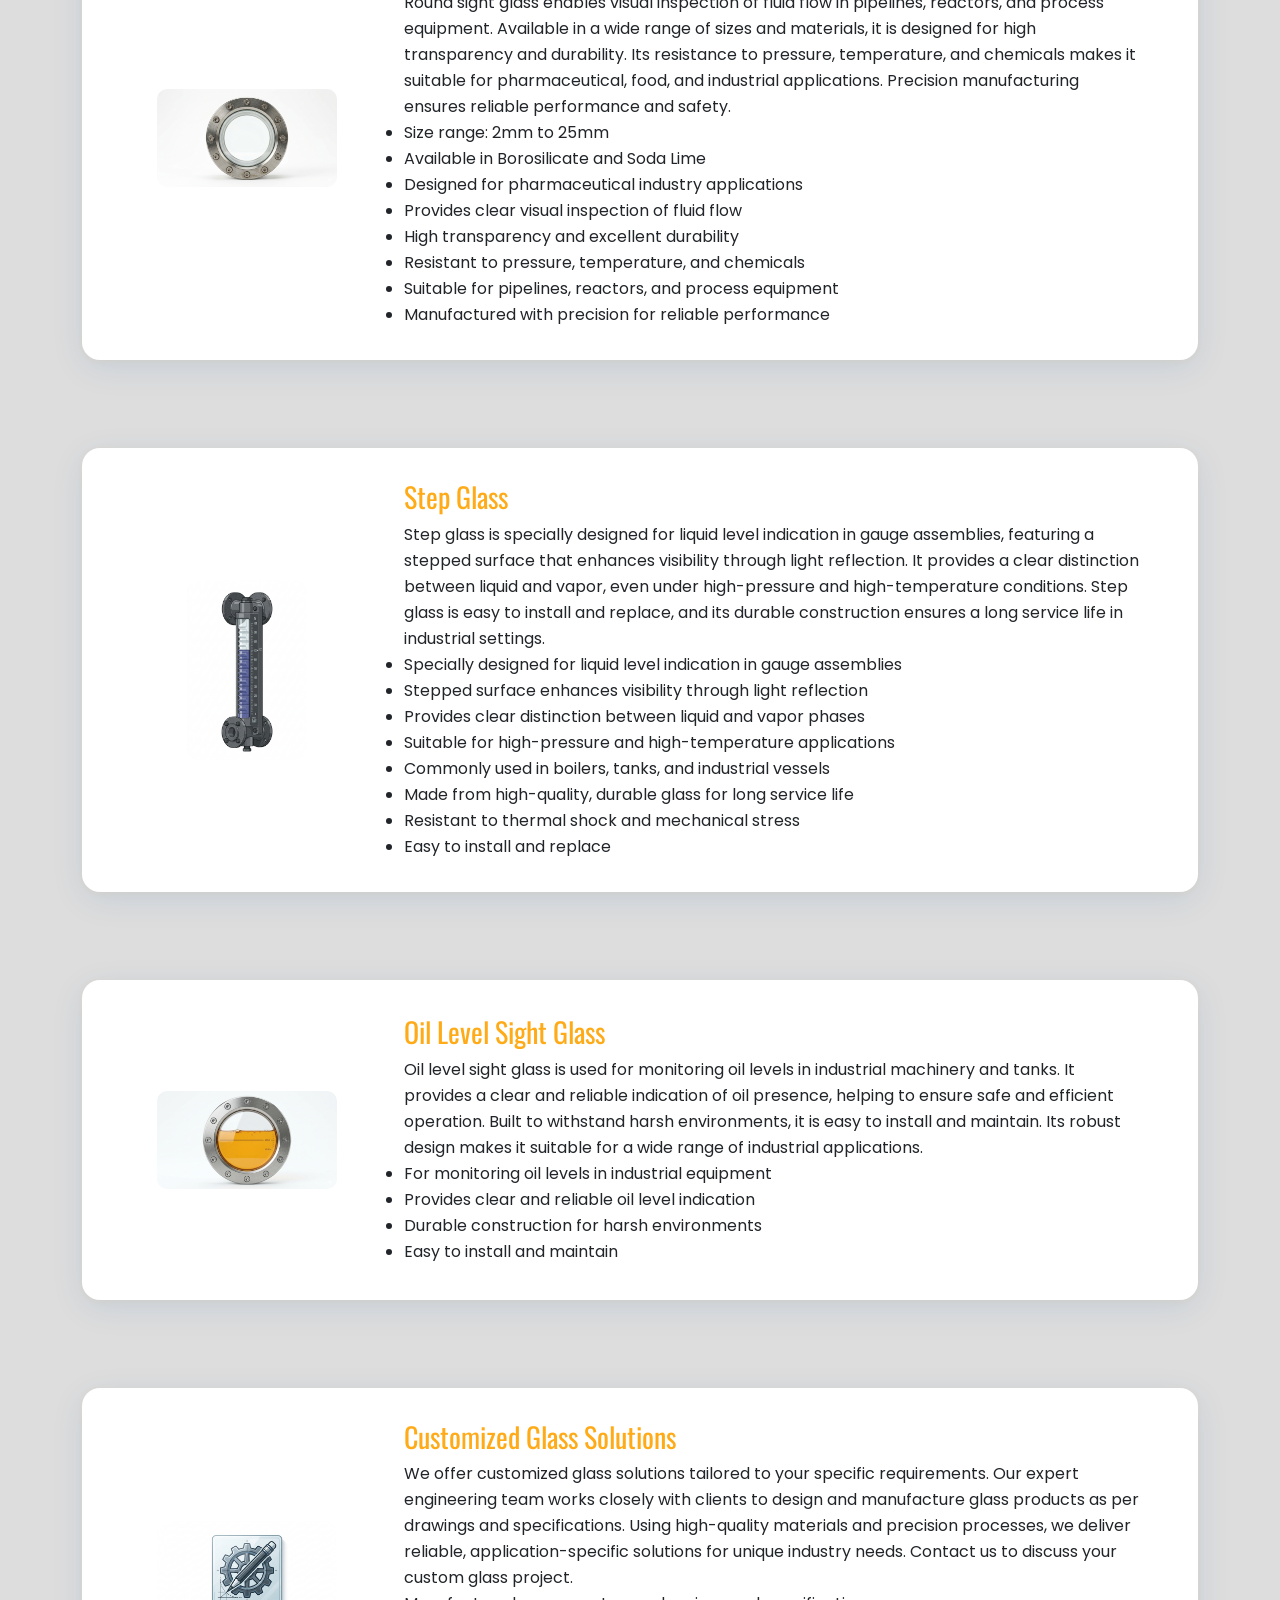
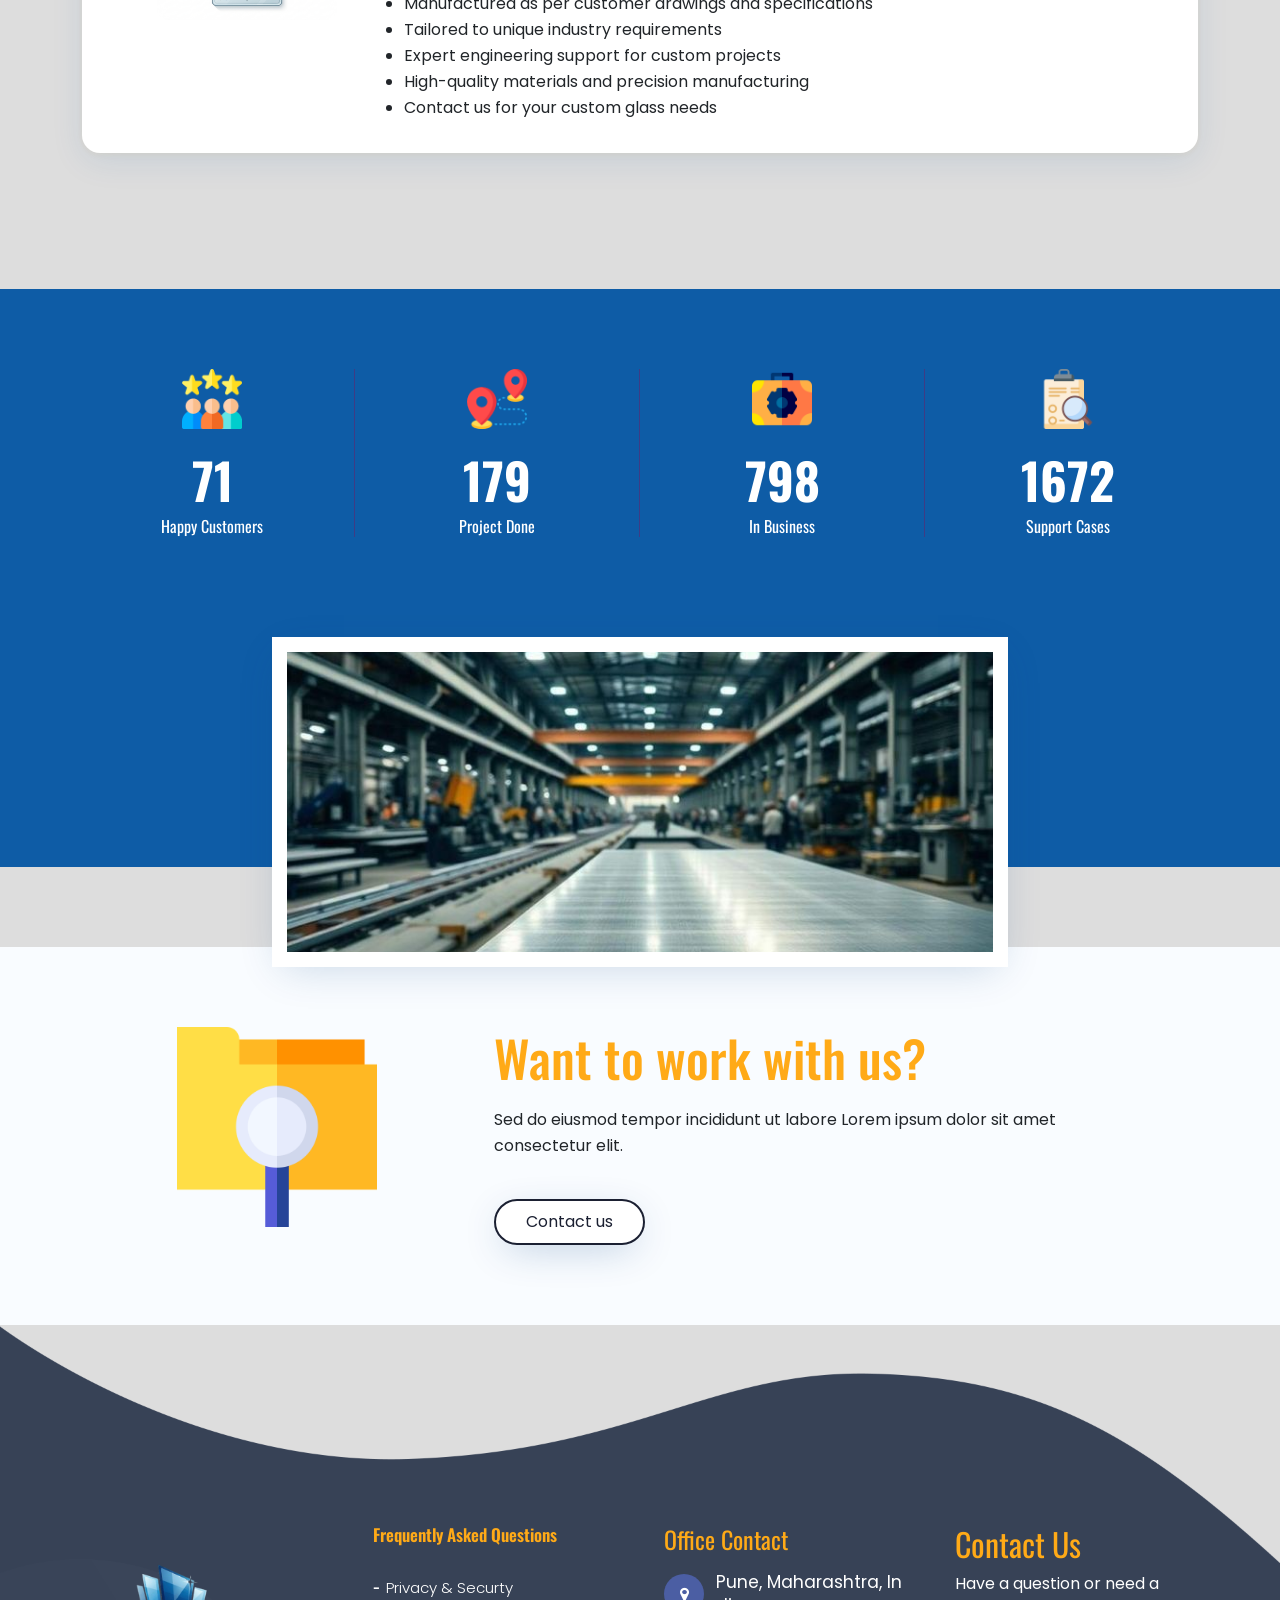
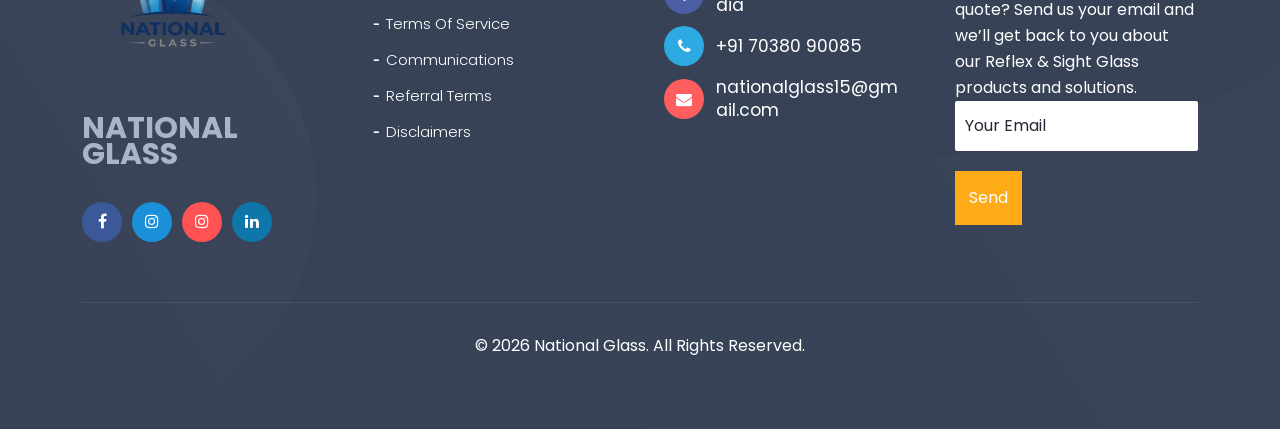
<file: service.html>
<!DOCTYPE html>
<html lang="en">

	<head>
		<!-- Meta -->
		<meta charset="utf-8">
		<meta http-equiv="X-UA-Compatible" content="IE=edge">
		<meta name="viewport" content="width=device-width, initial-scale=1, shrink-to-fit=no">
		<!-- The above 3 meta tags *must* come first in the head; any other head content must come *after* these tags -->
		<meta name="description" content="National Glass">
		<meta name="keywords" content="agency, business, corporate, creative, html5, modern, multipurpose, One Page, parallax, startup ">		
		<link rel="icon" type="image/png" href="assets/img/logo bgimage.png">		
		<!-- SITE TITLE -->
		<title>NATIONAL GLASS</title>			
		<!-- Latest Bootstrap min CSS -->
		<link rel="stylesheet" href="assets/bootstrap/css/bootstrap.min.css">		
		<!-- Google Font -->
		<link rel="stylesheet" href="https://fonts.googleapis.com/css?family=Poppins:300,400,500,600,700,800"> 
		<link rel="stylesheet" href="https://fonts.googleapis.com/css?family=Oswald:300,400,500,600">			
		<!-- Font Awesome CSS -->
		<link rel="stylesheet" href="assets/fonts/font-awesome.min.css">
		<link rel="stylesheet" href="assets/fonts/themify-icons.css">
		<!--- owl carousel Css-->
		<link rel="stylesheet" href="assets/owlcarousel/css/owl.carousel.css">
		<link rel="stylesheet" href="assets/owlcarousel/css/owl.theme.css">
		<!--materialdesignicons Css-->
        <link rel="stylesheet" href="assets/css/fonts.css">		
		<!-- animate CSS -->
		<link rel="stylesheet" href="assets/css/animate.css">				
		<!-- MAGNIFIC CSS -->
		<link rel="stylesheet" href="assets/css/magnific-popup.css">					
		<!-- Style CSS -->						
		<link rel="stylesheet" href="assets/css/menu.css">			
		<link rel="stylesheet" href="assets/css/style.css">			
		<link rel="stylesheet" href="assets/css/responsive.css">			
		<!-- HTML5 shim and Respond.js IE8 support of HTML5 elements and media queries -->
		<!-- WARNING: Respond.js doesn't work if you view the page via file:// -->
		<!--[if lt IE 9]>
		  <script src="https://oss.maxcdn.com/html5shiv/3.7.2/html5shiv.min.js"></script>
		  <script src="https://oss.maxcdn.com/respond/1.4.2/respond.min.js"></script>
		<![endif]-->
	</head>
	
    <body data-spy="scroll" data-offset="80">

		<!-- START PRELOADER -->
		<div class="preloader">
			<div class="spinner">
				<div class="double-bounce1"></div>
				<div class="double-bounce2"></div>
			</div>
		</div>
		<!-- END PRELOADER -->		

		 <!-- START NAVBAR -->
		<div class="site-mobile-menu site-navbar-target">
		  <div class="site-mobile-menu-header">
			<div class="site-mobile-menu-close mt-3">
			  <span class="icon-close2 js-menu-toggle"></span>
			</div>
		  </div>
		  <div class="site-mobile-menu-body"></div>
		</div>
	   
		<header class="site-navbar js-sticky-header site-navbar-target" role="banner">
		  <div class="container">
			<div class="row align-items-center">       
			  <div class="col-6 col-xl-2">
				<h1 class="mb-0 site-logo"><a href="index.html"><img src="assets/img/logo bgimage.png" alt=""></a></h1>
			  </div>
			  <div class="col-12 col-md-10 d-none d-xl-block">
				<nav class="site-navigation position-relative text-right" role="navigation">
				  <ul class="site-menu main-menu js-clone-nav mr-auto d-none d-lg-block">
				  	<li class="has-children">
					  <a href="glass.html" class="nav-link">Home</a>
					  <!-- <ul class="dropdown">
						<li><a href="index_two.html" class="nav-link">Home Two</a></li>
						<li><a href="index_three.html" class="nav-link">Home Three</a></li>
					  </ul> -->
					</li>	
					<li><a class="nav-link" href="about.html">About</a></li>
					<li><a href="service.html" class="nav-link active">Services</a>
					  <!-- <ul class="dropdown">
						<li><a href="single_service.html" class="nav-link">Email Marketing</a></li>
						<li><a href="single_service.html" class="nav-link">Offline SEO</a></li>
						<li><a href="single_service.html" class="nav-link">Social media marketing</a></li>
						<li><a href="single_service.html" class="nav-link">Lead Generation</a></li>
						<li><a href="single_service.html" class="nav-link">Web Design</a></li>
						<li><a href="single_service.html" class="nav-link">Search Engine optimization</a></li>
					  </ul> -->
					</li>
                    <li><a href="project.html" class="nav-link">Product</a>
					  <!-- <ul class="dropdown">
						<li><a href="portfolio_gallery.html" class="nav-link">Portfolio Gallery</a></li>
						<li><a href="portfolio.html" class="nav-link">Portfolio Project</a></li>
						<li><a href="single_project.html" class="nav-link">Single Project</a></li>
					  </ul> -->
					</li>			 
			         <li><a class="nav-link" href="casestudy.html">Case Study</a></li>
					<!-- <li class="has-children">
					  <a href="#" class="nav-link">Pages</a>
					  <ul class="dropdown">
						<li><a href="about.html" class="nav-link">About</a></li>
						<li><a href="faq.html" class="nav-link">Faq Page</a></li>
						<li><a href="404.html" class="nav-link">404 Page</a></li>
						<li><a href="team.html" class="nav-link">Team Member</a></li>
						<li><a href="pricing.html" class="nav-link">Pricing</a></li>
					  </ul>
					</li>					
					<li class="has-children">
					  <a href="blog.html" class="nav-link">Blog</a>
					  <ul class="dropdown">
						<li><a href="blog.html" class="nav-link">Blog No Sidebar</a></li>
						<li><a href="blog_sidebar.html" class="nav-link">Blog With Sidebar</a></li>
						<li><a href="blog_single.html" class="nav-link">Single Blog</a></li>
					  </ul>
					</li>				 -->
			         <li><a class="nav-link" href="contact.html">Contact</a></li>					
				  </ul>
				</nav>
			  </div>
			   <div class="col-6 d-flex justify-content-end align-items-center d-xl-none ml-md-0 py-3" style="position: relative; top: 3px;">
				   <a href="#" class="site-menu-toggle js-menu-toggle"><span class="icon-menu h3"></span></a>
				   </div>
			</div>
		  </div>
		</header>
	   <!-- END NAVBAR-->								
		
		<!-- START SECTION TOP -->
		<section class="section-top" style="background-image: url(assets/img/bg/section-top.png);background-size:cover; background-position: center center;">
			<div class="container">
				<div class="row">
				  <div class="col-lg-12 col-sm-12 col-xs-12 text-center">
					<div class="section-top-title">
						<h1>Service</h1>		
					</div>
				  </div><!--- END COL -->				  
				</div><!--- END ROW -->
			</div><!--- END CONTAINER -->
		</section>
		<!-- END SECTION TOP -->

		<!-- ABOUT PAGE -->
		<!-- <section class="about_page_area">
			<div class="container">				
				<div class="row text-center">					
					<div class="offset-lg-1 col-lg-10 col-sm-12 col-xs-12 wow fadeInUp" data-wow-duration="1s" data-wow-delay="0.1s" data-wow-offset="0">
						<div class="single_about_content">
							<h2>About National Glass</h2>
							<p>With over 25 years of experience, National Glass is a trusted manufacturer of Reflex Gauge Glass, Transparent Gauge Glass, Round Sight Glass, and Step Glass. Our products are engineered for durability, safety, and performance, serving industries such as industrial, pharmaceutical, food, and automobile sectors. We are committed to delivering precision-engineered solutions tailored to our clients’ unique requirements.</p>
						</div> -->
						<!--
					</div>
					-->
					<!-- END COL -->
					 <!--					
				</div>
				-->
				<!-- END ROW -->
				 <!--				
			</div>
			-->
			<!--- END CONTAINER -->
			<!--
		</section>
		-->
		<!-- END ABOUT PAGE -->
		
		<!-- Service Start -->
<div class="service enhanced-service-bg py-5">
   <div class="container">
	   <div class="section-header text-center mb-5">
		   <p>Our Products & Solutions</p>
		   <h2>What We Offer</h2>
		   <div class="enhanced-divider mx-auto my-4"></div>
	   </div>
	   <div class="row">
			   <div class="col-12 mb-5" id="reflex-gauge-glass">
				   <div class="service-item enhanced-service-card d-flex flex-row align-items-stretch position-relative">
					   <div class="enhanced-accent-bar"></div>
					<div class="service-img animated fadeInLeft wow" data-wow-delay="0.1s" style="min-width:250px;max-width:350px;">
						<img src="assets/img/reflexglassimage2.png" alt="Reflex Gauge Glass" data-wow-repeat="true" class="service-icon">
					</div>
					<div class="service-text pl-4 animated fadeInRight wow" data-wow-delay="0.1s">
						<h3 data-wow-repeat="true">Reflex Gauge Glass</h3>
						<p>Reflex gauge glass is engineered for precise and reliable liquid level indication in industrial equipment. Its unique design uses the principle of light refraction to clearly distinguish between liquid and vapor phases. Toughened for durability, it withstands high pressure and temperature, making it ideal for boilers, tanks, and pressure vessels. Easy installation and long service life make it a preferred choice for demanding applications.</p>
						<ul>
							<li>Toughened, available in Soda Lime and Borosilicate (3.3/4.2)</li>
							<li>For clear and accurate liquid level indication</li>
							<li>Works on light refraction principle for clear visibility</li>
							<li>Suitable for boilers, tanks, and pressure vessels</li>
							<li>High resistance to pressure and temperature</li>
							<li>Durable and long-lasting performance</li>
							<li>Ideal for steam and liquid applications</li>
							<li>Easy installation and maintenance</li>
						</ul>
					</div>
				</div>
			</div>
			   <div class="col-12 mb-5" id="transparent-gauge-glass">
				   <div class="service-item enhanced-service-card d-flex flex-row align-items-stretch position-relative">
					   <div class="enhanced-accent-bar"></div>
					<div class="service-img animated fadeInLeft wow" data-wow-delay="0.2s" style="min-width:250px;max-width:350px;">
						<img src="assets/img/transparentimage2.png" alt="Transparent Gauge Glass" data-wow-repeat="true" class="service-icon">
					</div>
					<div class="service-text pl-4 animated fadeInRight wow" data-wow-delay="0.2s">
						<h3 data-wow-repeat="true">Transparent Gauge Glass</h3>
						<p>Transparent gauge glass offers high clarity for monitoring liquid levels, providing a clear view of both liquid and vapor. Manufactured from premium Borosilicate or Soda Lime, it is resistant to thermal shock and mechanical stress. This glass is commonly used in boilers, tanks, and industrial vessels where accurate level indication is critical. Its robust construction ensures long-lasting performance in harsh environments.</p>
						<ul>
							<li>High-clarity glass for liquid level indication</li>
							<li>Available in Borosilicate and Soda Lime</li>
							<li>Provides clear distinction between liquid and vapor phases</li>
							<li>Commonly used in boilers, tanks, and industrial vessels</li>
							<li>Made from high-quality, durable glass for long service life</li>
							<li>Resistant to thermal shock and mechanical stress</li>
						</ul>
					</div>
				</div>
			</div>
			   <div class="col-12 mb-5" id="round-sight-glass">
				   <div class="service-item enhanced-service-card d-flex flex-row align-items-stretch position-relative">
					   <div class="enhanced-accent-bar"></div>
					<div class="service-img animated fadeInLeft wow" data-wow-delay="0.3s" style="min-width:250px;max-width:350px;">
						<img src="assets/img/roundsightimage2.png" alt="Round Sight Glass" data-wow-repeat="true" class="service-icon">
					</div>
					<div class="service-text pl-4 animated fadeInRight wow" data-wow-delay="0.3s">
						<h3 data-wow-repeat="true">Round Sight Glass</h3>
						<p>Round sight glass enables visual inspection of fluid flow in pipelines, reactors, and process equipment. Available in a wide range of sizes and materials, it is designed for high transparency and durability. Its resistance to pressure, temperature, and chemicals makes it suitable for pharmaceutical, food, and industrial applications. Precision manufacturing ensures reliable performance and safety.</p>
						<ul>
							<li>Size range: 2mm to 25mm</li>
							<li>Available in Borosilicate and Soda Lime</li>
							<li>Designed for pharmaceutical industry applications</li>
							<li>Provides clear visual inspection of fluid flow</li>
							<li>High transparency and excellent durability</li>
							<li>Resistant to pressure, temperature, and chemicals</li>
							<li>Suitable for pipelines, reactors, and process equipment</li>
							<li>Manufactured with precision for reliable performance</li>
						</ul>
					</div>
				</div>
			</div>
			   <div class="col-12 mb-5" id="step-glass">
				   <div class="service-item enhanced-service-card d-flex flex-row align-items-stretch position-relative">
					   <div class="enhanced-accent-bar"></div>
					<div class="service-img animated fadeInLeft wow" data-wow-delay="0.4s" style="min-width:250px;max-width:350px;">
						<img src="assets/img/stepglassimage2.png" alt="Step Glass" data-wow-repeat="true" class="service-icon">
					</div>
					<div class="service-text pl-4 animated fadeInRight wow" data-wow-delay="0.4s">
						<h3 data-wow-repeat="true">Step Glass</h3>
						<p>Step glass is specially designed for liquid level indication in gauge assemblies, featuring a stepped surface that enhances visibility through light reflection. It provides a clear distinction between liquid and vapor, even under high-pressure and high-temperature conditions. Step glass is easy to install and replace, and its durable construction ensures a long service life in industrial settings.</p>
						<ul>
							<li>Specially designed for liquid level indication in gauge assemblies</li>
							<li>Stepped surface enhances visibility through light reflection</li>
							<li>Provides clear distinction between liquid and vapor phases</li>
							<li>Suitable for high-pressure and high-temperature applications</li>
							<li>Commonly used in boilers, tanks, and industrial vessels</li>
							<li>Made from high-quality, durable glass for long service life</li>
							<li>Resistant to thermal shock and mechanical stress</li>
							<li>Easy to install and replace</li>
						</ul>
					</div>
				</div>
			</div>
			   <div class="col-12 mb-5" id="oil-level-sight-glass">
				   <div class="service-item enhanced-service-card d-flex flex-row align-items-stretch position-relative">
					   <div class="enhanced-accent-bar"></div>
					<div class="service-img animated fadeInLeft wow" data-wow-delay="0.5s" style="min-width:250px;max-width:350px;">
						<img src="assets/img/oillevelimage2.png" alt="Oil Level Sight Glass" data-wow-repeat="true" class="service-icon">
					</div>
					<div class="service-text pl-4 animated fadeInRight wow" data-wow-delay="0.5s">
						<h3 data-wow-repeat="true">Oil Level Sight Glass</h3>
						<p>Oil level sight glass is used for monitoring oil levels in industrial machinery and tanks. It provides a clear and reliable indication of oil presence, helping to ensure safe and efficient operation. Built to withstand harsh environments, it is easy to install and maintain. Its robust design makes it suitable for a wide range of industrial applications.</p>
						<ul>
							<li>For monitoring oil levels in industrial equipment</li>
							<li>Provides clear and reliable oil level indication</li>
							<li>Durable construction for harsh environments</li>
							<li>Easy to install and maintain</li>
						</ul>
					</div>
				</div>
			</div>
			   <div class="col-12 mb-5" id="customized-glass">
				   <div class="service-item enhanced-service-card d-flex flex-row align-items-stretch position-relative">
					   <div class="enhanced-accent-bar"></div>
					<div class="service-img animated fadeInLeft wow" data-wow-delay="0.6s" style="min-width:250px;max-width:350px;">
						<img src="assets/img/customglassimage2.png" alt="Customized Glass Solutions" data-wow-repeat="true" class="service-icon">
					</div>
					<div class="service-text pl-4 animated fadeInRight wow" data-wow-delay="0.6s">
						<h3 data-wow-repeat="true">Customized Glass Solutions</h3>
						<p>We offer customized glass solutions tailored to your specific requirements. Our expert engineering team works closely with clients to design and manufacture glass products as per drawings and specifications. Using high-quality materials and precision processes, we deliver reliable, application-specific solutions for unique industry needs. Contact us to discuss your custom glass project.</p>
						<ul>
							<li>Manufactured as per customer drawings and specifications</li>
							<li>Tailored to unique industry requirements</li>
							<li>Expert engineering support for custom projects</li>
							<li>High-quality materials and precision manufacturing</li>
							<li>Contact us for your custom glass needs</li>
						</ul>
					</div>
				</div>
			</div>
		</div>
	</div>
</div>
<!-- Service End -->
		
		<!-- START COUNTER -->
		<section data-stellar-background-ratio="0.3" class="counter_feature section-padding">
			<div class="container">
				<div class="row text-center">
					<div class="col-lg-3 col-sm-6 col-xs-12 no-padding wow fadeInUp" data-wow-duration="1s" data-wow-delay="0.1s" data-wow-offset="0">
						<div class="single-project">
							<img src="assets/img/icon/counter-1.png" alt="icon" />
							<h2 class="counter-num">500</h2>
							<h4>Happy Customers</h4>
						</div>							
					</div>
					<div class="col-lg-3 col-sm-6 col-xs-12 no-padding wow fadeInUp" data-wow-duration="1s" data-wow-delay="0.2s" data-wow-offset="0">
						<div class="single-project">
							<img src="assets/img/icon/counter-2.png" alt="icon" />
							<h2 class="counter-num">1263</h2>
							<h4>Project Done</h4>
						</div>
					</div><!-- END COL -->
					<div class="col-lg-3 col-sm-6 col-xs-12 no-padding wow fadeInUp" data-wow-duration="1s" data-wow-delay="0.3s" data-wow-offset="0">
						<div class="single-project">
							<img src="assets/img/icon/counter-3.png" alt="icon" />
							<h2 class="counter-num">5660</h2>
							<h4>In Business</h4>
						</div>
					</div><!-- END COL -->
					<div class="col-lg-3 col-sm-6 col-xs-12 no-padding wow fadeInUp" data-wow-duration="1s" data-wow-delay="0.4s" data-wow-offset="0">
						<div class="single-project single-project-mrnone">
							<img src="assets/img/icon/counter-4.png" alt="icon" />
							<h2 class="counter-num">11859</h2>
							<h4>Support Cases</h4>
						</div>					
					</div><!-- END COL -->
				</div><!--- END ROW -->
				<div class="row text-center">						
					<div class="col-lg-8 offset-lg-2 col-sm-12 col-xs-12 wow fadeInUp" data-wow-duration="1s" data-wow-delay="0.3s" data-wow-offset="0">
						<div class="video_btn" style="background-image: url(assets/img/niimage.jpeg);  background-size:cover; background-position: center center;">
							<!-- <a class="video-play" href="https://www.youtube.com/watch?v=alswD2tCc_Q"><i class="ti-video-clapper"></i></a> -->
						</div>	
					</div>						
				</div><!--- END ROW -->				
			</div><!--- END CONTAINER -->		
		</section>
		<!-- END COUNTER-->			
		
		<!-- HIRE US -->
		<div class="hire_us_area section-padding">
			<div class="container">			
				<div class="row">					
					<div class="offset-lg-1 col-lg-10 col-sm-12 col-xs-12 wow fadeInUp" data-wow-duration="1s" data-wow-delay="0.2s" data-wow-offset="0">
						<div class="row">
							<div class="col-lg-4 col-sm-6 col-xs-12">
								<div class="hire_img">
									<img src="assets/img/icon/search.png" class="img-fluid" alt="" />
								</div>
							</div><!-- END COL  -->	
							<div class="col-lg-8 col-sm-6 col-xs-12">
								<div class="hire_content">
									<h2>Want to work with us?</h2>
									<p>Sed do eiusmod tempor incididunt ut labore Lorem ipsum dolor sit amet consectetur elit.</p>
									<a class="btn_one" href="contact.html">Contact us</a>
								</div>
							</div><!-- END COL  -->		
						</div><!-- END ROW -->	
					</div><!-- END COL  -->					
				</div><!-- END ROW -->				
			</div><!--- END CONTAINER -->
		</div>
		<!-- END HIRE US -->		
		
		<!-- START FOOTER -->
		<div class="footer" style="background-image: url(assets/img/bg/footer.png);  background-size:cover;">
			<div class="container">		
				   <div class="row footer_bg g-5">
					   <div class="col-lg-3 col-md-6 col-12">
						   <div class="footer_logo footer-col-content">
							<img src="assets/img/logo bgimage.png" alt="" />
							<p class="ngf" style="font-size: 30px;"><B>NATIONAL GLASS</B></p>
						</div>
						<div class="social_profile">
							<ul>
								<li><a href="#" class="f_facebook"><i class="fa fa-facebook" title="Facebook"></i></a></li>
								<li><a href="#" class="f_twitter"><i class="fa fa-instagram" title="Twitter"></i></a></li>
								<li><a href="#" class="f_instagram"><i class="fa fa-instagram" title="Instagram"></i></a></li>
								<li><a href="#" class="f_linkedin"><i class="fa fa-linkedin" title="LinkedIn"></i></a></li>
							</ul>
						</div>							
					   </div><!--- END COL -->
					   <div class="col-lg-3 col-md-6 col-12">
						   <div class="single_footer footer-col-content">
							<h4 class="faq" style="color: #ffaa17;">Frequently Asked Questions</h4>
							<ul>
								<li><a href="#">Privacy & Securty</a></li>
								<li><a href="#">Terms of Service</a></li>
								<li><a href="#">Communications</a></li>
								<li><a href="#">Referral Terms</a></li>
								<li><a href="#">Disclaimers</a></li>
							</ul>
						</div>
					   </div><!--- END COL -->
					   <div class="col-lg-3 col-md-6 col-12">
						<!-- <div class="footer-contact-icons">
							<h4>Office Contact</h4>
							<p><i class="fa fa-map-marker" title="Location"></i></i>Pune, Maharashtra, India</p>
                            <p></p><i class="fa fa-phone" title="Call"></i><a href="tel:+917038090085" style="color:inherit;text-decoration:none;"> +91 70380 90085</a></p>
                            <p><i class="fa fa-envelope" title="Email"></i><a href="mailto:nationalglass15@gmail.com" style="color:inherit;text-decoration:none;"> nationalglass15@gmail.com</a></p>
						</div> -->
						   <div class="footer-contact-block footer-col-content">
                            <h4>Office Contact</h4>
							<div class="footer-contact-row">
								<span class="footer-contact-icon location"><i class="fa fa-map-marker"></i></span>
								<span class="footer-contact-text"><a href="location:Pune, Maharashtra, India">Pune, Maharashtra, India</a></span>
							</div>
							<div class="footer-contact-row">
							    <span class="footer-contact-icon phone"><i class="fa fa-phone"></i></span>
								<span class="footer-contact-text"><a href="tel:+917038090085">+91 70380 90085</a></span>
							</div>
							<div class="footer-contact-row">
								<span class="footer-contact-icon email"><i class="fa fa-envelope"></i></span>
								<span class="footer-contact-text"><a href="mailto:nationalglass15@gmail.com">nationalglass15@gmail.com</a></span>
							</div>
						</div>
					   </div><!--- END COL -->
					   <div class="col-lg-3 col-md-6 col-12">
						   <div class="newsletter-form footer-col-content">
							<div class="newsletter">
                                <h2>Contact Us</h2>
                                <p class="fnr" style="color: #fff;">
                                    Have a question or need a quote? Send us your email and we’ll get back to you about our Reflex & Sight Glass products and solutions.
                                </p>
								<form method="POST" action="https://formspree.io/f/xykvwebn" class="form">
									<input class="form-control" type="email" name="email" placeholder="Your Email" required>
									<input type="hidden" name="subject" value="Newsletter Signup">
									<button class="sendbtn" type="submit">Send</button>
								</form>
                            </div>
						</div>
					</div><!--- END COL -->		
				</div><!--- END ROW -->		
				<div class="row">
					<div class="col-lg-12 text-center">
						<div class="footer_copyright">
							<p>&copy; 2026 National Glass. All Rights Reserved.</p>
						</div>
					</div>
				</div>				
			</div><!--- END CONTAINER -->
		</div>
		<!-- END FOOTER -->	

		<!-- Latest jQuery -->
			<script src="assets/js/jquery-1.12.4.min.js"></script>
		<!-- Latest compiled and minified Bootstrap -->
			<script src="assets/bootstrap/js/bootstrap.min.js"></script>
		<!-- modernizer JS -->		
			<script src="assets/js/modernizr-2.8.3.min.js"></script>																		
		<!-- owl-carousel min js  -->
			<script src="assets/owlcarousel/js/owl.carousel.min.js"></script>					
		<!-- magnific-popup js -->               
			<script src="assets/js/jquery.magnific-popup.min.js"></script>			
		<!-- jquery mixitup js -->   
			<script src="assets/js/jquery.mixitup.js"></script>			
		<!-- jquery appear js -->
			<script src="assets/js/jquery.appear.js"></script>							
		<!-- countTo js -->
			<script src="assets/js/jquery.inview.min.js"></script>	
		<!-- stellar js -->
			<script src="assets/js/jquery.stellar.min.js"></script>			
		<!-- WOW - Reveal Animations When You Scroll -->
			<script src="assets/js/wow.min.js"></script>	
		<!-- Menu js -->
			<script src="assets/js/menu.js"></script>																				
			<script src="assets/js/jquery.sticky.js"></script>			
		<!-- scrolltopcontrol js -->																				
			<script src="assets/js/scrolltopcontrol.js"></script>																				
		<!-- scripts js -->
			<script src="assets/js/scripts.js"></script>		
    </body>
</html>
</file>
<file: assets/fonts/themify-icons.css>
@font-face {
	font-family: 'themify';
	src:url('../fonts/themify.eot?-fvbane');
	src:url('../fonts/themify.eot?#iefix-fvbane') format('embedded-opentype'),
		url('../fonts/themify.woff?-fvbane') format('woff'),
		url('../fonts/themify.ttf?-fvbane') format('truetype'),
		url('../fonts/themify.svg?-fvbane#themify') format('svg');
	font-weight: normal;
	font-style: normal;
}

[class^="ti-"], [class*=" ti-"] {
	font-family: 'themify';
	speak: none;
	font-style: normal;
	font-weight: normal;
	font-variant: normal;
	text-transform: none;
	line-height: 1;

	/* Better Font Rendering =========== */
	-webkit-font-smoothing: antialiased;
	-moz-osx-font-smoothing: grayscale;
}

.ti-wand:before {
	content: "\e600";
}
.ti-volume:before {
	content: "\e601";
}
.ti-user:before {
	content: "\e602";
}
.ti-unlock:before {
	content: "\e603";
}
.ti-unlink:before {
	content: "\e604";
}
.ti-trash:before {
	content: "\e605";
}
.ti-thought:before {
	content: "\e606";
}
.ti-target:before {
	content: "\e607";
}
.ti-tag:before {
	content: "\e608";
}
.ti-tablet:before {
	content: "\e609";
}
.ti-star:before {
	content: "\e60a";
}
.ti-spray:before {
	content: "\e60b";
}
.ti-signal:before {
	content: "\e60c";
}
.ti-shopping-cart:before {
	content: "\e60d";
}
.ti-shopping-cart-full:before {
	content: "\e60e";
}
.ti-settings:before {
	content: "\e60f";
}
.ti-search:before {
	content: "\e610";
}
.ti-zoom-in:before {
	content: "\e611";
}
.ti-zoom-out:before {
	content: "\e612";
}
.ti-cut:before {
	content: "\e613";
}
.ti-ruler:before {
	content: "\e614";
}
.ti-ruler-pencil:before {
	content: "\e615";
}
.ti-ruler-alt:before {
	content: "\e616";
}
.ti-bookmark:before {
	content: "\e617";
}
.ti-bookmark-alt:before {
	content: "\e618";
}
.ti-reload:before {
	content: "\e619";
}
.ti-plus:before {
	content: "\e61a";
}
.ti-pin:before {
	content: "\e61b";
}
.ti-pencil:before {
	content: "\e61c";
}
.ti-pencil-alt:before {
	content: "\e61d";
}
.ti-paint-roller:before {
	content: "\e61e";
}
.ti-paint-bucket:before {
	content: "\e61f";
}
.ti-na:before {
	content: "\e620";
}
.ti-mobile:before {
	content: "\e621";
}
.ti-minus:before {
	content: "\e622";
}
.ti-medall:before {
	content: "\e623";
}
.ti-medall-alt:before {
	content: "\e624";
}
.ti-marker:before {
	content: "\e625";
}
.ti-marker-alt:before {
	content: "\e626";
}
.ti-arrow-up:before {
	content: "\e627";
}
.ti-arrow-right:before {
	content: "\e628";
}
.ti-arrow-left:before {
	content: "\e629";
}
.ti-arrow-down:before {
	content: "\e62a";
}
.ti-lock:before {
	content: "\e62b";
}
.ti-location-arrow:before {
	content: "\e62c";
}
.ti-link:before {
	content: "\e62d";
}
.ti-layout:before {
	content: "\e62e";
}
.ti-layers:before {
	content: "\e62f";
}
.ti-layers-alt:before {
	content: "\e630";
}
.ti-key:before {
	content: "\e631";
}
.ti-import:before {
	content: "\e632";
}
.ti-image:before {
	content: "\e633";
}
.ti-heart:before {
	content: "\e634";
}
.ti-heart-broken:before {
	content: "\e635";
}
.ti-hand-stop:before {
	content: "\e636";
}
.ti-hand-open:before {
	content: "\e637";
}
.ti-hand-drag:before {
	content: "\e638";
}
.ti-folder:before {
	content: "\e639";
}
.ti-flag:before {
	content: "\e63a";
}
.ti-flag-alt:before {
	content: "\e63b";
}
.ti-flag-alt-2:before {
	content: "\e63c";
}
.ti-eye:before {
	content: "\e63d";
}
.ti-export:before {
	content: "\e63e";
}
.ti-exchange-vertical:before {
	content: "\e63f";
}
.ti-desktop:before {
	content: "\e640";
}
.ti-cup:before {
	content: "\e641";
}
.ti-crown:before {
	content: "\e642";
}
.ti-comments:before {
	content: "\e643";
}
.ti-comment:before {
	content: "\e644";
}
.ti-comment-alt:before {
	content: "\e645";
}
.ti-close:before {
	content: "\e646";
}
.ti-clip:before {
	content: "\e647";
}
.ti-angle-up:before {
	content: "\e648";
}
.ti-angle-right:before {
	content: "\e649";
}
.ti-angle-left:before {
	content: "\e64a";
}
.ti-angle-down:before {
	content: "\e64b";
}
.ti-check:before {
	content: "\e64c";
}
.ti-check-box:before {
	content: "\e64d";
}
.ti-camera:before {
	content: "\e64e";
}
.ti-announcement:before {
	content: "\e64f";
}
.ti-brush:before {
	content: "\e650";
}
.ti-briefcase:before {
	content: "\e651";
}
.ti-bolt:before {
	content: "\e652";
}
.ti-bolt-alt:before {
	content: "\e653";
}
.ti-blackboard:before {
	content: "\e654";
}
.ti-bag:before {
	content: "\e655";
}
.ti-move:before {
	content: "\e656";
}
.ti-arrows-vertical:before {
	content: "\e657";
}
.ti-arrows-horizontal:before {
	content: "\e658";
}
.ti-fullscreen:before {
	content: "\e659";
}
.ti-arrow-top-right:before {
	content: "\e65a";
}
.ti-arrow-top-left:before {
	content: "\e65b";
}
.ti-arrow-circle-up:before {
	content: "\e65c";
}
.ti-arrow-circle-right:before {
	content: "\e65d";
}
.ti-arrow-circle-left:before {
	content: "\e65e";
}
.ti-arrow-circle-down:before {
	content: "\e65f";
}
.ti-angle-double-up:before {
	content: "\e660";
}
.ti-angle-double-right:before {
	content: "\e661";
}
.ti-angle-double-left:before {
	content: "\e662";
}
.ti-angle-double-down:before {
	content: "\e663";
}
.ti-zip:before {
	content: "\e664";
}
.ti-world:before {
	content: "\e665";
}
.ti-wheelchair:before {
	content: "\e666";
}
.ti-view-list:before {
	content: "\e667";
}
.ti-view-list-alt:before {
	content: "\e668";
}
.ti-view-grid:before {
	content: "\e669";
}
.ti-uppercase:before {
	content: "\e66a";
}
.ti-upload:before {
	content: "\e66b";
}
.ti-underline:before {
	content: "\e66c";
}
.ti-truck:before {
	content: "\e66d";
}
.ti-timer:before {
	content: "\e66e";
}
.ti-ticket:before {
	content: "\e66f";
}
.ti-thumb-up:before {
	content: "\e670";
}
.ti-thumb-down:before {
	content: "\e671";
}
.ti-text:before {
	content: "\e672";
}
.ti-stats-up:before {
	content: "\e673";
}
.ti-stats-down:before {
	content: "\e674";
}
.ti-split-v:before {
	content: "\e675";
}
.ti-split-h:before {
	content: "\e676";
}
.ti-smallcap:before {
	content: "\e677";
}
.ti-shine:before {
	content: "\e678";
}
.ti-shift-right:before {
	content: "\e679";
}
.ti-shift-left:before {
	content: "\e67a";
}
.ti-shield:before {
	content: "\e67b";
}
.ti-notepad:before {
	content: "\e67c";
}
.ti-server:before {
	content: "\e67d";
}
.ti-quote-right:before {
	content: "\e67e";
}
.ti-quote-left:before {
	content: "\e67f";
}
.ti-pulse:before {
	content: "\e680";
}
.ti-printer:before {
	content: "\e681";
}
.ti-power-off:before {
	content: "\e682";
}
.ti-plug:before {
	content: "\e683";
}
.ti-pie-chart:before {
	content: "\e684";
}
.ti-paragraph:before {
	content: "\e685";
}
.ti-panel:before {
	content: "\e686";
}
.ti-package:before {
	content: "\e687";
}
.ti-music:before {
	content: "\e688";
}
.ti-music-alt:before {
	content: "\e689";
}
.ti-mouse:before {
	content: "\e68a";
}
.ti-mouse-alt:before {
	content: "\e68b";
}
.ti-money:before {
	content: "\e68c";
}
.ti-microphone:before {
	content: "\e68d";
}
.ti-menu:before {
	content: "\e68e";
}
.ti-menu-alt:before {
	content: "\e68f";
}
.ti-map:before {
	content: "\e690";
}
.ti-map-alt:before {
	content: "\e691";
}
.ti-loop:before {
	content: "\e692";
}
.ti-location-pin:before {
	content: "\e693";
}
.ti-list:before {
	content: "\e694";
}
.ti-light-bulb:before {
	content: "\e695";
}
.ti-Italic:before {
	content: "\e696";
}
.ti-info:before {
	content: "\e697";
}
.ti-infinite:before {
	content: "\e698";
}
.ti-id-badge:before {
	content: "\e699";
}
.ti-hummer:before {
	content: "\e69a";
}
.ti-home:before {
	content: "\e69b";
}
.ti-help:before {
	content: "\e69c";
}
.ti-headphone:before {
	content: "\e69d";
}
.ti-harddrives:before {
	content: "\e69e";
}
.ti-harddrive:before {
	content: "\e69f";
}
.ti-gift:before {
	content: "\e6a0";
}
.ti-game:before {
	content: "\e6a1";
}
.ti-filter:before {
	content: "\e6a2";
}
.ti-files:before {
	content: "\e6a3";
}
.ti-file:before {
	content: "\e6a4";
}
.ti-eraser:before {
	content: "\e6a5";
}
.ti-envelope:before {
	content: "\e6a6";
}
.ti-download:before {
	content: "\e6a7";
}
.ti-direction:before {
	content: "\e6a8";
}
.ti-direction-alt:before {
	content: "\e6a9";
}
.ti-dashboard:before {
	content: "\e6aa";
}
.ti-control-stop:before {
	content: "\e6ab";
}
.ti-control-shuffle:before {
	content: "\e6ac";
}
.ti-control-play:before {
	content: "\e6ad";
}
.ti-control-pause:before {
	content: "\e6ae";
}
.ti-control-forward:before {
	content: "\e6af";
}
.ti-control-backward:before {
	content: "\e6b0";
}
.ti-cloud:before {
	content: "\e6b1";
}
.ti-cloud-up:before {
	content: "\e6b2";
}
.ti-cloud-down:before {
	content: "\e6b3";
}
.ti-clipboard:before {
	content: "\e6b4";
}
.ti-car:before {
	content: "\e6b5";
}
.ti-calendar:before {
	content: "\e6b6";
}
.ti-book:before {
	content: "\e6b7";
}
.ti-bell:before {
	content: "\e6b8";
}
.ti-basketball:before {
	content: "\e6b9";
}
.ti-bar-chart:before {
	content: "\e6ba";
}
.ti-bar-chart-alt:before {
	content: "\e6bb";
}
.ti-back-right:before {
	content: "\e6bc";
}
.ti-back-left:before {
	content: "\e6bd";
}
.ti-arrows-corner:before {
	content: "\e6be";
}
.ti-archive:before {
	content: "\e6bf";
}
.ti-anchor:before {
	content: "\e6c0";
}
.ti-align-right:before {
	content: "\e6c1";
}
.ti-align-left:before {
	content: "\e6c2";
}
.ti-align-justify:before {
	content: "\e6c3";
}
.ti-align-center:before {
	content: "\e6c4";
}
.ti-alert:before {
	content: "\e6c5";
}
.ti-alarm-clock:before {
	content: "\e6c6";
}
.ti-agenda:before {
	content: "\e6c7";
}
.ti-write:before {
	content: "\e6c8";
}
.ti-window:before {
	content: "\e6c9";
}
.ti-widgetized:before {
	content: "\e6ca";
}
.ti-widget:before {
	content: "\e6cb";
}
.ti-widget-alt:before {
	content: "\e6cc";
}
.ti-wallet:before {
	content: "\e6cd";
}
.ti-video-clapper:before {
	content: "\e6ce";
}
.ti-video-camera:before {
	content: "\e6cf";
}
.ti-vector:before {
	content: "\e6d0";
}
.ti-themify-logo:before {
	content: "\e6d1";
}
.ti-themify-favicon:before {
	content: "\e6d2";
}
.ti-themify-favicon-alt:before {
	content: "\e6d3";
}
.ti-support:before {
	content: "\e6d4";
}
.ti-stamp:before {
	content: "\e6d5";
}
.ti-split-v-alt:before {
	content: "\e6d6";
}
.ti-slice:before {
	content: "\e6d7";
}
.ti-shortcode:before {
	content: "\e6d8";
}
.ti-shift-right-alt:before {
	content: "\e6d9";
}
.ti-shift-left-alt:before {
	content: "\e6da";
}
.ti-ruler-alt-2:before {
	content: "\e6db";
}
.ti-receipt:before {
	content: "\e6dc";
}
.ti-pin2:before {
	content: "\e6dd";
}
.ti-pin-alt:before {
	content: "\e6de";
}
.ti-pencil-alt2:before {
	content: "\e6df";
}
.ti-palette:before {
	content: "\e6e0";
}
.ti-more:before {
	content: "\e6e1";
}
.ti-more-alt:before {
	content: "\e6e2";
}
.ti-microphone-alt:before {
	content: "\e6e3";
}
.ti-magnet:before {
	content: "\e6e4";
}
.ti-line-double:before {
	content: "\e6e5";
}
.ti-line-dotted:before {
	content: "\e6e6";
}
.ti-line-dashed:before {
	content: "\e6e7";
}
.ti-layout-width-full:before {
	content: "\e6e8";
}
.ti-layout-width-default:before {
	content: "\e6e9";
}
.ti-layout-width-default-alt:before {
	content: "\e6ea";
}
.ti-layout-tab:before {
	content: "\e6eb";
}
.ti-layout-tab-window:before {
	content: "\e6ec";
}
.ti-layout-tab-v:before {
	content: "\e6ed";
}
.ti-layout-tab-min:before {
	content: "\e6ee";
}
.ti-layout-slider:before {
	content: "\e6ef";
}
.ti-layout-slider-alt:before {
	content: "\e6f0";
}
.ti-layout-sidebar-right:before {
	content: "\e6f1";
}
.ti-layout-sidebar-none:before {
	content: "\e6f2";
}
.ti-layout-sidebar-left:before {
	content: "\e6f3";
}
.ti-layout-placeholder:before {
	content: "\e6f4";
}
.ti-layout-menu:before {
	content: "\e6f5";
}
.ti-layout-menu-v:before {
	content: "\e6f6";
}
.ti-layout-menu-separated:before {
	content: "\e6f7";
}
.ti-layout-menu-full:before {
	content: "\e6f8";
}
.ti-layout-media-right-alt:before {
	content: "\e6f9";
}
.ti-layout-media-right:before {
	content: "\e6fa";
}
.ti-layout-media-overlay:before {
	content: "\e6fb";
}
.ti-layout-media-overlay-alt:before {
	content: "\e6fc";
}
.ti-layout-media-overlay-alt-2:before {
	content: "\e6fd";
}
.ti-layout-media-left-alt:before {
	content: "\e6fe";
}
.ti-layout-media-left:before {
	content: "\e6ff";
}
.ti-layout-media-center-alt:before {
	content: "\e700";
}
.ti-layout-media-center:before {
	content: "\e701";
}
.ti-layout-list-thumb:before {
	content: "\e702";
}
.ti-layout-list-thumb-alt:before {
	content: "\e703";
}
.ti-layout-list-post:before {
	content: "\e704";
}
.ti-layout-list-large-image:before {
	content: "\e705";
}
.ti-layout-line-solid:before {
	content: "\e706";
}
.ti-layout-grid4:before {
	content: "\e707";
}
.ti-layout-grid3:before {
	content: "\e708";
}
.ti-layout-grid2:before {
	content: "\e709";
}
.ti-layout-grid2-thumb:before {
	content: "\e70a";
}
.ti-layout-cta-right:before {
	content: "\e70b";
}
.ti-layout-cta-left:before {
	content: "\e70c";
}
.ti-layout-cta-center:before {
	content: "\e70d";
}
.ti-layout-cta-btn-right:before {
	content: "\e70e";
}
.ti-layout-cta-btn-left:before {
	content: "\e70f";
}
.ti-layout-column4:before {
	content: "\e710";
}
.ti-layout-column3:before {
	content: "\e711";
}
.ti-layout-column2:before {
	content: "\e712";
}
.ti-layout-accordion-separated:before {
	content: "\e713";
}
.ti-layout-accordion-merged:before {
	content: "\e714";
}
.ti-layout-accordion-list:before {
	content: "\e715";
}
.ti-ink-pen:before {
	content: "\e716";
}
.ti-info-alt:before {
	content: "\e717";
}
.ti-help-alt:before {
	content: "\e718";
}
.ti-headphone-alt:before {
	content: "\e719";
}
.ti-hand-point-up:before {
	content: "\e71a";
}
.ti-hand-point-right:before {
	content: "\e71b";
}
.ti-hand-point-left:before {
	content: "\e71c";
}
.ti-hand-point-down:before {
	content: "\e71d";
}
.ti-gallery:before {
	content: "\e71e";
}
.ti-face-smile:before {
	content: "\e71f";
}
.ti-face-sad:before {
	content: "\e720";
}
.ti-credit-card:before {
	content: "\e721";
}
.ti-control-skip-forward:before {
	content: "\e722";
}
.ti-control-skip-backward:before {
	content: "\e723";
}
.ti-control-record:before {
	content: "\e724";
}
.ti-control-eject:before {
	content: "\e725";
}
.ti-comments-smiley:before {
	content: "\e726";
}
.ti-brush-alt:before {
	content: "\e727";
}
.ti-youtube:before {
	content: "\e728";
}
.ti-vimeo:before {
	content: "\e729";
}
.ti-twitter:before {
	content: "\e72a";
}
.ti-time:before {
	content: "\e72b";
}
.ti-tumblr:before {
	content: "\e72c";
}
.ti-skype:before {
	content: "\e72d";
}
.ti-share:before {
	content: "\e72e";
}
.ti-share-alt:before {
	content: "\e72f";
}
.ti-rocket:before {
	content: "\e730";
}
.ti-pinterest:before {
	content: "\e731";
}
.ti-new-window:before {
	content: "\e732";
}
.ti-microsoft:before {
	content: "\e733";
}
.ti-list-ol:before {
	content: "\e734";
}
.ti-linkedin:before {
	content: "\e735";
}
.ti-layout-sidebar-2:before {
	content: "\e736";
}
.ti-layout-grid4-alt:before {
	content: "\e737";
}
.ti-layout-grid3-alt:before {
	content: "\e738";
}
.ti-layout-grid2-alt:before {
	content: "\e739";
}
.ti-layout-column4-alt:before {
	content: "\e73a";
}
.ti-layout-column3-alt:before {
	content: "\e73b";
}
.ti-layout-column2-alt:before {
	content: "\e73c";
}
.ti-instagram:before {
	content: "\e73d";
}
.ti-google:before {
	content: "\e73e";
}
.ti-github:before {
	content: "\e73f";
}
.ti-flickr:before {
	content: "\e740";
}
.ti-facebook:before {
	content: "\e741";
}
.ti-dropbox:before {
	content: "\e742";
}
.ti-dribbble:before {
	content: "\e743";
}
.ti-apple:before {
	content: "\e744";
}
.ti-android:before {
	content: "\e745";
}
.ti-save:before {
	content: "\e746";
}
.ti-save-alt:before {
	content: "\e747";
}
.ti-yahoo:before {
	content: "\e748";
}
.ti-wordpress:before {
	content: "\e749";
}
.ti-vimeo-alt:before {
	content: "\e74a";
}
.ti-twitter-alt:before {
	content: "\e74b";
}
.ti-tumblr-alt:before {
	content: "\e74c";
}
.ti-trello:before {
	content: "\e74d";
}
.ti-stack-overflow:before {
	content: "\e74e";
}
.ti-soundcloud:before {
	content: "\e74f";
}
.ti-sharethis:before {
	content: "\e750";
}
.ti-sharethis-alt:before {
	content: "\e751";
}
.ti-reddit:before {
	content: "\e752";
}
.ti-pinterest-alt:before {
	content: "\e753";
}
.ti-microsoft-alt:before {
	content: "\e754";
}
.ti-linux:before {
	content: "\e755";
}
.ti-jsfiddle:before {
	content: "\e756";
}
.ti-joomla:before {
	content: "\e757";
}
.ti-html5:before {
	content: "\e758";
}
.ti-flickr-alt:before {
	content: "\e759";
}
.ti-email:before {
	content: "\e75a";
}
.ti-drupal:before {
	content: "\e75b";
}
.ti-dropbox-alt:before {
	content: "\e75c";
}
.ti-css3:before {
	content: "\e75d";
}
.ti-rss:before {
	content: "\e75e";
}
.ti-rss-alt:before {
	content: "\e75f";
}
</file>
<file: assets/css/fonts.css>
@font-face {
  font-family: 'icomoon';
  src:  url('../fonts/icomoon.eot?10si43');
  src:  url('../fonts/icomoon.eot?10si43#iefix') format('embedded-opentype'),
    url('../fonts/icomoon.ttf?10si43') format('truetype'),
    url('../fonts/icomoon.woff?10si43') format('woff'),
    url('../fonts/icomoon.svg?10si43#icomoon') format('svg');
  font-weight: normal;
  font-style: normal;
}

[class^="icon-"], [class*=" icon-"] {
  /* use !important to prevent issues with browser extensions that change fonts */
  font-family: 'icomoon' !important;
  speak: none;
  font-style: normal;
  font-weight: normal;
  font-variant: normal;
  text-transform: none;
  line-height: 1;

  /* Better Font Rendering =========== */
  -webkit-font-smoothing: antialiased;
  -moz-osx-font-smoothing: grayscale;
}

.icon-asterisk:before {
  content: "\f069";
}
.icon-plus:before {
  content: "\f067";
}
.icon-question:before {
  content: "\f128";
}
.icon-minus:before {
  content: "\f068";
}
.icon-glass:before {
  content: "\f000";
}
.icon-music:before {
  content: "\f001";
}
.icon-search:before {
  content: "\f002";
}
.icon-envelope-o:before {
  content: "\f003";
}
.icon-heart:before {
  content: "\f004";
}
.icon-star:before {
  content: "\f005";
}
.icon-star-o:before {
  content: "\f006";
}
.icon-user:before {
  content: "\f007";
}
.icon-film:before {
  content: "\f008";
}
.icon-th-large:before {
  content: "\f009";
}
.icon-th:before {
  content: "\f00a";
}
.icon-th-list:before {
  content: "\f00b";
}
.icon-check:before {
  content: "\f00c";
}
.icon-close:before {
  content: "\f00d";
}
.icon-remove:before {
  content: "\f00d";
}
.icon-times:before {
  content: "\f00d";
}
.icon-search-plus:before {
  content: "\f00e";
}
.icon-search-minus:before {
  content: "\f010";
}
.icon-power-off:before {
  content: "\f011";
}
.icon-signal:before {
  content: "\f012";
}
.icon-cog:before {
  content: "\f013";
}
.icon-gear:before {
  content: "\f013";
}
.icon-trash-o:before {
  content: "\f014";
}
.icon-home:before {
  content: "\f015";
}
.icon-file-o:before {
  content: "\f016";
}
.icon-clock-o:before {
  content: "\f017";
}
.icon-road:before {
  content: "\f018";
}
.icon-download:before {
  content: "\f019";
}
.icon-arrow-circle-o-down:before {
  content: "\f01a";
}
.icon-arrow-circle-o-up:before {
  content: "\f01b";
}
.icon-inbox:before {
  content: "\f01c";
}
.icon-play-circle-o:before {
  content: "\f01d";
}
.icon-repeat:before {
  content: "\f01e";
}
.icon-rotate-right:before {
  content: "\f01e";
}
.icon-refresh:before {
  content: "\f021";
}
.icon-list-alt:before {
  content: "\f022";
}
.icon-lock:before {
  content: "\f023";
}
.icon-flag:before {
  content: "\f024";
}
.icon-headphones:before {
  content: "\f025";
}
.icon-volume-off:before {
  content: "\f026";
}
.icon-volume-down:before {
  content: "\f027";
}
.icon-volume-up:before {
  content: "\f028";
}
.icon-qrcode:before {
  content: "\f029";
}
.icon-barcode:before {
  content: "\f02a";
}
.icon-tag:before {
  content: "\f02b";
}
.icon-tags:before {
  content: "\f02c";
}
.icon-book:before {
  content: "\f02d";
}
.icon-bookmark:before {
  content: "\f02e";
}
.icon-print:before {
  content: "\f02f";
}
.icon-camera:before {
  content: "\f030";
}
.icon-font:before {
  content: "\f031";
}
.icon-bold:before {
  content: "\f032";
}
.icon-italic:before {
  content: "\f033";
}
.icon-text-height:before {
  content: "\f034";
}
.icon-text-width:before {
  content: "\f035";
}
.icon-align-left:before {
  content: "\f036";
}
.icon-align-center:before {
  content: "\f037";
}
.icon-align-right:before {
  content: "\f038";
}
.icon-align-justify:before {
  content: "\f039";
}
.icon-list:before {
  content: "\f03a";
}
.icon-dedent:before {
  content: "\f03b";
}
.icon-outdent:before {
  content: "\f03b";
}
.icon-indent:before {
  content: "\f03c";
}
.icon-video-camera:before {
  content: "\f03d";
}
.icon-image:before {
  content: "\f03e";
}
.icon-photo:before {
  content: "\f03e";
}
.icon-picture-o:before {
  content: "\f03e";
}
.icon-pencil:before {
  content: "\f040";
}
.icon-map-marker:before {
  content: "\f041";
}
.icon-adjust:before {
  content: "\f042";
}
.icon-tint:before {
  content: "\f043";
}
.icon-edit:before {
  content: "\f044";
}
.icon-pencil-square-o:before {
  content: "\f044";
}
.icon-share-square-o:before {
  content: "\f045";
}
.icon-check-square-o:before {
  content: "\f046";
}
.icon-arrows:before {
  content: "\f047";
}
.icon-step-backward:before {
  content: "\f048";
}
.icon-fast-backward:before {
  content: "\f049";
}
.icon-backward:before {
  content: "\f04a";
}
.icon-play:before {
  content: "\f04b";
}
.icon-pause:before {
  content: "\f04c";
}
.icon-stop:before {
  content: "\f04d";
}
.icon-forward:before {
  content: "\f04e";
}
.icon-fast-forward:before {
  content: "\f050";
}
.icon-step-forward:before {
  content: "\f051";
}
.icon-eject:before {
  content: "\f052";
}
.icon-chevron-left:before {
  content: "\f053";
}
.icon-chevron-right:before {
  content: "\f054";
}
.icon-plus-circle:before {
  content: "\f055";
}
.icon-minus-circle:before {
  content: "\f056";
}
.icon-times-circle:before {
  content: "\f057";
}
.icon-check-circle:before {
  content: "\f058";
}
.icon-question-circle:before {
  content: "\f059";
}
.icon-info-circle:before {
  content: "\f05a";
}
.icon-crosshairs:before {
  content: "\f05b";
}
.icon-times-circle-o:before {
  content: "\f05c";
}
.icon-check-circle-o:before {
  content: "\f05d";
}
.icon-ban:before {
  content: "\f05e";
}
.icon-arrow-left:before {
  content: "\f060";
}
.icon-arrow-right:before {
  content: "\f061";
}
.icon-arrow-up:before {
  content: "\f062";
}
.icon-arrow-down:before {
  content: "\f063";
}
.icon-mail-forward:before {
  content: "\f064";
}
.icon-share:before {
  content: "\f064";
}
.icon-expand:before {
  content: "\f065";
}
.icon-compress:before {
  content: "\f066";
}
.icon-exclamation-circle:before {
  content: "\f06a";
}
.icon-gift:before {
  content: "\f06b";
}
.icon-leaf:before {
  content: "\f06c";
}
.icon-fire:before {
  content: "\f06d";
}
.icon-eye:before {
  content: "\f06e";
}
.icon-eye-slash:before {
  content: "\f070";
}
.icon-exclamation-triangle:before {
  content: "\f071";
}
.icon-warning:before {
  content: "\f071";
}
.icon-plane:before {
  content: "\f072";
}
.icon-calendar:before {
  content: "\f073";
}
.icon-random:before {
  content: "\f074";
}
.icon-comment:before {
  content: "\f075";
}
.icon-magnet:before {
  content: "\f076";
}
.icon-chevron-up:before {
  content: "\f077";
}
.icon-chevron-down:before {
  content: "\f078";
}
.icon-retweet:before {
  content: "\f079";
}
.icon-shopping-cart:before {
  content: "\f07a";
}
.icon-folder:before {
  content: "\f07b";
}
.icon-folder-open:before {
  content: "\f07c";
}
.icon-arrows-v:before {
  content: "\f07d";
}
.icon-arrows-h:before {
  content: "\f07e";
}
.icon-bar-chart:before {
  content: "\f080";
}
.icon-bar-chart-o:before {
  content: "\f080";
}
.icon-twitter-square:before {
  content: "\f081";
}
.icon-facebook-square:before {
  content: "\f082";
}
.icon-camera-retro:before {
  content: "\f083";
}
.icon-key:before {
  content: "\f084";
}
.icon-cogs:before {
  content: "\f085";
}
.icon-gears:before {
  content: "\f085";
}
.icon-comments:before {
  content: "\f086";
}
.icon-thumbs-o-up:before {
  content: "\f087";
}
.icon-thumbs-o-down:before {
  content: "\f088";
}
.icon-star-half:before {
  content: "\f089";
}
.icon-heart-o:before {
  content: "\f08a";
}
.icon-sign-out:before {
  content: "\f08b";
}
.icon-linkedin-square:before {
  content: "\f08c";
}
.icon-thumb-tack:before {
  content: "\f08d";
}
.icon-external-link:before {
  content: "\f08e";
}
.icon-sign-in:before {
  content: "\f090";
}
.icon-trophy:before {
  content: "\f091";
}
.icon-github-square:before {
  content: "\f092";
}
.icon-upload:before {
  content: "\f093";
}
.icon-lemon-o:before {
  content: "\f094";
}
.icon-phone:before {
  content: "\f095";
}
.icon-square-o:before {
  content: "\f096";
}
.icon-bookmark-o:before {
  content: "\f097";
}
.icon-phone-square:before {
  content: "\f098";
}
.icon-twitter:before {
  content: "\f099";
}
.icon-facebook:before {
  content: "\f09a";
}
.icon-facebook-f:before {
  content: "\f09a";
}
.icon-github:before {
  content: "\f09b";
}
.icon-unlock:before {
  content: "\f09c";
}
.icon-credit-card:before {
  content: "\f09d";
}
.icon-feed:before {
  content: "\f09e";
}
.icon-rss:before {
  content: "\f09e";
}
.icon-hdd-o:before {
  content: "\f0a0";
}
.icon-bullhorn:before {
  content: "\f0a1";
}
.icon-bell-o:before {
  content: "\f0a2";
}
.icon-certificate:before {
  content: "\f0a3";
}
.icon-hand-o-right:before {
  content: "\f0a4";
}
.icon-hand-o-left:before {
  content: "\f0a5";
}
.icon-hand-o-up:before {
  content: "\f0a6";
}
.icon-hand-o-down:before {
  content: "\f0a7";
}
.icon-arrow-circle-left:before {
  content: "\f0a8";
}
.icon-arrow-circle-right:before {
  content: "\f0a9";
}
.icon-arrow-circle-up:before {
  content: "\f0aa";
}
.icon-arrow-circle-down:before {
  content: "\f0ab";
}
.icon-globe:before {
  content: "\f0ac";
}
.icon-wrench:before {
  content: "\f0ad";
}
.icon-tasks:before {
  content: "\f0ae";
}
.icon-filter:before {
  content: "\f0b0";
}
.icon-briefcase:before {
  content: "\f0b1";
}
.icon-arrows-alt:before {
  content: "\f0b2";
}
.icon-group:before {
  content: "\f0c0";
}
.icon-users:before {
  content: "\f0c0";
}
.icon-chain:before {
  content: "\f0c1";
}
.icon-link:before {
  content: "\f0c1";
}
.icon-cloud:before {
  content: "\f0c2";
}
.icon-flask:before {
  content: "\f0c3";
}
.icon-cut:before {
  content: "\f0c4";
}
.icon-scissors:before {
  content: "\f0c4";
}
.icon-copy:before {
  content: "\f0c5";
}
.icon-files-o:before {
  content: "\f0c5";
}
.icon-paperclip:before {
  content: "\f0c6";
}
.icon-floppy-o:before {
  content: "\f0c7";
}
.icon-save:before {
  content: "\f0c7";
}
.icon-square:before {
  content: "\f0c8";
}
.icon-bars:before {
  content: "\f0c9";
}
.icon-navicon:before {
  content: "\f0c9";
}
.icon-reorder:before {
  content: "\f0c9";
}
.icon-list-ul:before {
  content: "\f0ca";
}
.icon-list-ol:before {
  content: "\f0cb";
}
.icon-strikethrough:before {
  content: "\f0cc";
}
.icon-underline:before {
  content: "\f0cd";
}
.icon-table:before {
  content: "\f0ce";
}
.icon-magic:before {
  content: "\f0d0";
}
.icon-truck:before {
  content: "\f0d1";
}
.icon-pinterest:before {
  content: "\f0d2";
}
.icon-pinterest-square:before {
  content: "\f0d3";
}
.icon-google-plus-square:before {
  content: "\f0d4";
}
.icon-google-plus:before {
  content: "\f0d5";
}
.icon-money:before {
  content: "\f0d6";
}
.icon-caret-down:before {
  content: "\f0d7";
}
.icon-caret-up:before {
  content: "\f0d8";
}
.icon-caret-left:before {
  content: "\f0d9";
}
.icon-caret-right:before {
  content: "\f0da";
}
.icon-columns:before {
  content: "\f0db";
}
.icon-sort:before {
  content: "\f0dc";
}
.icon-unsorted:before {
  content: "\f0dc";
}
.icon-sort-desc:before {
  content: "\f0dd";
}
.icon-sort-down:before {
  content: "\f0dd";
}
.icon-sort-asc:before {
  content: "\f0de";
}
.icon-sort-up:before {
  content: "\f0de";
}
.icon-envelope:before {
  content: "\f0e0";
}
.icon-linkedin:before {
  content: "\f0e1";
}
.icon-rotate-left:before {
  content: "\f0e2";
}
.icon-undo:before {
  content: "\f0e2";
}
.icon-gavel:before {
  content: "\f0e3";
}
.icon-legal:before {
  content: "\f0e3";
}
.icon-dashboard:before {
  content: "\f0e4";
}
.icon-tachometer:before {
  content: "\f0e4";
}
.icon-comment-o:before {
  content: "\f0e5";
}
.icon-comments-o:before {
  content: "\f0e6";
}
.icon-bolt:before {
  content: "\f0e7";
}
.icon-flash:before {
  content: "\f0e7";
}
.icon-sitemap:before {
  content: "\f0e8";
}
.icon-umbrella:before {
  content: "\f0e9";
}
.icon-clipboard:before {
  content: "\f0ea";
}
.icon-paste:before {
  content: "\f0ea";
}
.icon-lightbulb-o:before {
  content: "\f0eb";
}
.icon-exchange:before {
  content: "\f0ec";
}
.icon-cloud-download:before {
  content: "\f0ed";
}
.icon-cloud-upload:before {
  content: "\f0ee";
}
.icon-user-md:before {
  content: "\f0f0";
}
.icon-stethoscope:before {
  content: "\f0f1";
}
.icon-suitcase:before {
  content: "\f0f2";
}
.icon-bell:before {
  content: "\f0f3";
}
.icon-coffee:before {
  content: "\f0f4";
}
.icon-cutlery:before {
  content: "\f0f5";
}
.icon-file-text-o:before {
  content: "\f0f6";
}
.icon-building-o:before {
  content: "\f0f7";
}
.icon-hospital-o:before {
  content: "\f0f8";
}
.icon-ambulance:before {
  content: "\f0f9";
}
.icon-medkit:before {
  content: "\f0fa";
}
.icon-fighter-jet:before {
  content: "\f0fb";
}
.icon-beer:before {
  content: "\f0fc";
}
.icon-h-square:before {
  content: "\f0fd";
}
.icon-plus-square:before {
  content: "\f0fe";
}
.icon-angle-double-left:before {
  content: "\f100";
}
.icon-angle-double-right:before {
  content: "\f101";
}
.icon-angle-double-up:before {
  content: "\f102";
}
.icon-angle-double-down:before {
  content: "\f103";
}
.icon-angle-left:before {
  content: "\f104";
}
.icon-angle-right:before {
  content: "\f105";
}
.icon-angle-up:before {
  content: "\f106";
}
.icon-angle-down:before {
  content: "\f107";
}
.icon-desktop:before {
  content: "\f108";
}
.icon-laptop:before {
  content: "\f109";
}
.icon-tablet:before {
  content: "\f10a";
}
.icon-mobile:before {
  content: "\f10b";
}
.icon-mobile-phone:before {
  content: "\f10b";
}
.icon-circle-o:before {
  content: "\f10c";
}
.icon-quote-left:before {
  content: "\f10d";
}
.icon-quote-right:before {
  content: "\f10e";
}
.icon-spinner:before {
  content: "\f110";
}
.icon-circle:before {
  content: "\f111";
}
.icon-mail-reply:before {
  content: "\f112";
}
.icon-reply:before {
  content: "\f112";
}
.icon-github-alt:before {
  content: "\f113";
}
.icon-folder-o:before {
  content: "\f114";
}
.icon-folder-open-o:before {
  content: "\f115";
}
.icon-smile-o:before {
  content: "\f118";
}
.icon-frown-o:before {
  content: "\f119";
}
.icon-meh-o:before {
  content: "\f11a";
}
.icon-gamepad:before {
  content: "\f11b";
}
.icon-keyboard-o:before {
  content: "\f11c";
}
.icon-flag-o:before {
  content: "\f11d";
}
.icon-flag-checkered:before {
  content: "\f11e";
}
.icon-terminal:before {
  content: "\f120";
}
.icon-code:before {
  content: "\f121";
}
.icon-mail-reply-all:before {
  content: "\f122";
}
.icon-reply-all:before {
  content: "\f122";
}
.icon-star-half-empty:before {
  content: "\f123";
}
.icon-star-half-full:before {
  content: "\f123";
}
.icon-star-half-o:before {
  content: "\f123";
}
.icon-location-arrow:before {
  content: "\f124";
}
.icon-crop:before {
  content: "\f125";
}
.icon-code-fork:before {
  content: "\f126";
}
.icon-chain-broken:before {
  content: "\f127";
}
.icon-unlink:before {
  content: "\f127";
}
.icon-info:before {
  content: "\f129";
}
.icon-exclamation:before {
  content: "\f12a";
}
.icon-superscript:before {
  content: "\f12b";
}
.icon-subscript:before {
  content: "\f12c";
}
.icon-eraser:before {
  content: "\f12d";
}
.icon-puzzle-piece:before {
  content: "\f12e";
}
.icon-microphone:before {
  content: "\f130";
}
.icon-microphone-slash:before {
  content: "\f131";
}
.icon-shield:before {
  content: "\f132";
}
.icon-calendar-o:before {
  content: "\f133";
}
.icon-fire-extinguisher:before {
  content: "\f134";
}
.icon-rocket:before {
  content: "\f135";
}
.icon-maxcdn:before {
  content: "\f136";
}
.icon-chevron-circle-left:before {
  content: "\f137";
}
.icon-chevron-circle-right:before {
  content: "\f138";
}
.icon-chevron-circle-up:before {
  content: "\f139";
}
.icon-chevron-circle-down:before {
  content: "\f13a";
}
.icon-html5:before {
  content: "\f13b";
}
.icon-css3:before {
  content: "\f13c";
}
.icon-anchor:before {
  content: "\f13d";
}
.icon-unlock-alt:before {
  content: "\f13e";
}
.icon-bullseye:before {
  content: "\f140";
}
.icon-ellipsis-h:before {
  content: "\f141";
}
.icon-ellipsis-v:before {
  content: "\f142";
}
.icon-rss-square:before {
  content: "\f143";
}
.icon-play-circle:before {
  content: "\f144";
}
.icon-ticket:before {
  content: "\f145";
}
.icon-minus-square:before {
  content: "\f146";
}
.icon-minus-square-o:before {
  content: "\f147";
}
.icon-level-up:before {
  content: "\f148";
}
.icon-level-down:before {
  content: "\f149";
}
.icon-check-square:before {
  content: "\f14a";
}
.icon-pencil-square:before {
  content: "\f14b";
}
.icon-external-link-square:before {
  content: "\f14c";
}
.icon-share-square:before {
  content: "\f14d";
}
.icon-compass:before {
  content: "\f14e";
}
.icon-caret-square-o-down:before {
  content: "\f150";
}
.icon-toggle-down:before {
  content: "\f150";
}
.icon-caret-square-o-up:before {
  content: "\f151";
}
.icon-toggle-up:before {
  content: "\f151";
}
.icon-caret-square-o-right:before {
  content: "\f152";
}
.icon-toggle-right:before {
  content: "\f152";
}
.icon-eur:before {
  content: "\f153";
}
.icon-euro:before {
  content: "\f153";
}
.icon-gbp:before {
  content: "\f154";
}
.icon-dollar:before {
  content: "\f155";
}
.icon-usd:before {
  content: "\f155";
}
.icon-inr:before {
  content: "\f156";
}
.icon-rupee:before {
  content: "\f156";
}
.icon-cny:before {
  content: "\f157";
}
.icon-jpy:before {
  content: "\f157";
}
.icon-rmb:before {
  content: "\f157";
}
.icon-yen:before {
  content: "\f157";
}
.icon-rouble:before {
  content: "\f158";
}
.icon-rub:before {
  content: "\f158";
}
.icon-ruble:before {
  content: "\f158";
}
.icon-krw:before {
  content: "\f159";
}
.icon-won:before {
  content: "\f159";
}
.icon-bitcoin:before {
  content: "\f15a";
}
.icon-btc:before {
  content: "\f15a";
}
.icon-file:before {
  content: "\f15b";
}
.icon-file-text:before {
  content: "\f15c";
}
.icon-sort-alpha-asc:before {
  content: "\f15d";
}
.icon-sort-alpha-desc:before {
  content: "\f15e";
}
.icon-sort-amount-asc:before {
  content: "\f160";
}
.icon-sort-amount-desc:before {
  content: "\f161";
}
.icon-sort-numeric-asc:before {
  content: "\f162";
}
.icon-sort-numeric-desc:before {
  content: "\f163";
}
.icon-thumbs-up:before {
  content: "\f164";
}
.icon-thumbs-down:before {
  content: "\f165";
}
.icon-youtube-square:before {
  content: "\f166";
}
.icon-youtube:before {
  content: "\f167";
}
.icon-xing:before {
  content: "\f168";
}
.icon-xing-square:before {
  content: "\f169";
}
.icon-youtube-play:before {
  content: "\f16a";
}
.icon-dropbox:before {
  content: "\f16b";
}
.icon-stack-overflow:before {
  content: "\f16c";
}
.icon-instagram:before {
  content: "\f16d";
}
.icon-flickr:before {
  content: "\f16e";
}
.icon-adn:before {
  content: "\f170";
}
.icon-bitbucket:before {
  content: "\f171";
}
.icon-bitbucket-square:before {
  content: "\f172";
}
.icon-tumblr:before {
  content: "\f173";
}
.icon-tumblr-square:before {
  content: "\f174";
}
.icon-long-arrow-down:before {
  content: "\f175";
}
.icon-long-arrow-up:before {
  content: "\f176";
}
.icon-long-arrow-left:before {
  content: "\f177";
}
.icon-long-arrow-right:before {
  content: "\f178";
}
.icon-apple:before {
  content: "\f179";
}
.icon-windows:before {
  content: "\f17a";
}
.icon-android:before {
  content: "\f17b";
}
.icon-linux:before {
  content: "\f17c";
}
.icon-dribbble:before {
  content: "\f17d";
}
.icon-skype:before {
  content: "\f17e";
}
.icon-foursquare:before {
  content: "\f180";
}
.icon-trello:before {
  content: "\f181";
}
.icon-female:before {
  content: "\f182";
}
.icon-male:before {
  content: "\f183";
}
.icon-gittip:before {
  content: "\f184";
}
.icon-gratipay:before {
  content: "\f184";
}
.icon-sun-o:before {
  content: "\f185";
}
.icon-moon-o:before {
  content: "\f186";
}
.icon-archive:before {
  content: "\f187";
}
.icon-bug:before {
  content: "\f188";
}
.icon-vk:before {
  content: "\f189";
}
.icon-weibo:before {
  content: "\f18a";
}
.icon-renren:before {
  content: "\f18b";
}
.icon-pagelines:before {
  content: "\f18c";
}
.icon-stack-exchange:before {
  content: "\f18d";
}
.icon-arrow-circle-o-right:before {
  content: "\f18e";
}
.icon-arrow-circle-o-left:before {
  content: "\f190";
}
.icon-caret-square-o-left:before {
  content: "\f191";
}
.icon-toggle-left:before {
  content: "\f191";
}
.icon-dot-circle-o:before {
  content: "\f192";
}
.icon-wheelchair:before {
  content: "\f193";
}
.icon-vimeo-square:before {
  content: "\f194";
}
.icon-try:before {
  content: "\f195";
}
.icon-turkish-lira:before {
  content: "\f195";
}
.icon-plus-square-o:before {
  content: "\f196";
}
.icon-space-shuttle:before {
  content: "\f197";
}
.icon-slack:before {
  content: "\f198";
}
.icon-envelope-square:before {
  content: "\f199";
}
.icon-wordpress:before {
  content: "\f19a";
}
.icon-openid:before {
  content: "\f19b";
}
.icon-bank:before {
  content: "\f19c";
}
.icon-institution:before {
  content: "\f19c";
}
.icon-university:before {
  content: "\f19c";
}
.icon-graduation-cap:before {
  content: "\f19d";
}
.icon-mortar-board:before {
  content: "\f19d";
}
.icon-yahoo:before {
  content: "\f19e";
}
.icon-google:before {
  content: "\f1a0";
}
.icon-reddit:before {
  content: "\f1a1";
}
.icon-reddit-square:before {
  content: "\f1a2";
}
.icon-stumbleupon-circle:before {
  content: "\f1a3";
}
.icon-stumbleupon:before {
  content: "\f1a4";
}
.icon-delicious:before {
  content: "\f1a5";
}
.icon-digg:before {
  content: "\f1a6";
}
.icon-pied-piper-pp:before {
  content: "\f1a7";
}
.icon-pied-piper-alt:before {
  content: "\f1a8";
}
.icon-drupal:before {
  content: "\f1a9";
}
.icon-joomla:before {
  content: "\f1aa";
}
.icon-language:before {
  content: "\f1ab";
}
.icon-fax:before {
  content: "\f1ac";
}
.icon-building:before {
  content: "\f1ad";
}
.icon-child:before {
  content: "\f1ae";
}
.icon-paw:before {
  content: "\f1b0";
}
.icon-spoon:before {
  content: "\f1b1";
}
.icon-cube:before {
  content: "\f1b2";
}
.icon-cubes:before {
  content: "\f1b3";
}
.icon-behance:before {
  content: "\f1b4";
}
.icon-behance-square:before {
  content: "\f1b5";
}
.icon-steam:before {
  content: "\f1b6";
}
.icon-steam-square:before {
  content: "\f1b7";
}
.icon-recycle:before {
  content: "\f1b8";
}
.icon-automobile:before {
  content: "\f1b9";
}
.icon-car:before {
  content: "\f1b9";
}
.icon-cab:before {
  content: "\f1ba";
}
.icon-taxi:before {
  content: "\f1ba";
}
.icon-tree:before {
  content: "\f1bb";
}
.icon-spotify:before {
  content: "\f1bc";
}
.icon-deviantart:before {
  content: "\f1bd";
}
.icon-soundcloud:before {
  content: "\f1be";
}
.icon-database:before {
  content: "\f1c0";
}
.icon-file-pdf-o:before {
  content: "\f1c1";
}
.icon-file-word-o:before {
  content: "\f1c2";
}
.icon-file-excel-o:before {
  content: "\f1c3";
}
.icon-file-powerpoint-o:before {
  content: "\f1c4";
}
.icon-file-image-o:before {
  content: "\f1c5";
}
.icon-file-photo-o:before {
  content: "\f1c5";
}
.icon-file-picture-o:before {
  content: "\f1c5";
}
.icon-file-archive-o:before {
  content: "\f1c6";
}
.icon-file-zip-o:before {
  content: "\f1c6";
}
.icon-file-audio-o:before {
  content: "\f1c7";
}
.icon-file-sound-o:before {
  content: "\f1c7";
}
.icon-file-movie-o:before {
  content: "\f1c8";
}
.icon-file-video-o:before {
  content: "\f1c8";
}
.icon-file-code-o:before {
  content: "\f1c9";
}
.icon-vine:before {
  content: "\f1ca";
}
.icon-codepen:before {
  content: "\f1cb";
}
.icon-jsfiddle:before {
  content: "\f1cc";
}
.icon-life-bouy:before {
  content: "\f1cd";
}
.icon-life-buoy:before {
  content: "\f1cd";
}
.icon-life-ring:before {
  content: "\f1cd";
}
.icon-life-saver:before {
  content: "\f1cd";
}
.icon-support:before {
  content: "\f1cd";
}
.icon-circle-o-notch:before {
  content: "\f1ce";
}
.icon-ra:before {
  content: "\f1d0";
}
.icon-rebel:before {
  content: "\f1d0";
}
.icon-resistance:before {
  content: "\f1d0";
}
.icon-empire:before {
  content: "\f1d1";
}
.icon-ge:before {
  content: "\f1d1";
}
.icon-git-square:before {
  content: "\f1d2";
}
.icon-git:before {
  content: "\f1d3";
}
.icon-hacker-news:before {
  content: "\f1d4";
}
.icon-y-combinator-square:before {
  content: "\f1d4";
}
.icon-yc-square:before {
  content: "\f1d4";
}
.icon-tencent-weibo:before {
  content: "\f1d5";
}
.icon-qq:before {
  content: "\f1d6";
}
.icon-wechat:before {
  content: "\f1d7";
}
.icon-weixin:before {
  content: "\f1d7";
}
.icon-paper-plane:before {
  content: "\f1d8";
}
.icon-send:before {
  content: "\f1d8";
}
.icon-paper-plane-o:before {
  content: "\f1d9";
}
.icon-send-o:before {
  content: "\f1d9";
}
.icon-history:before {
  content: "\f1da";
}
.icon-circle-thin:before {
  content: "\f1db";
}
.icon-header:before {
  content: "\f1dc";
}
.icon-paragraph:before {
  content: "\f1dd";
}
.icon-sliders:before {
  content: "\f1de";
}
.icon-share-alt:before {
  content: "\f1e0";
}
.icon-share-alt-square:before {
  content: "\f1e1";
}
.icon-bomb:before {
  content: "\f1e2";
}
.icon-futbol-o:before {
  content: "\f1e3";
}
.icon-soccer-ball-o:before {
  content: "\f1e3";
}
.icon-tty:before {
  content: "\f1e4";
}
.icon-binoculars:before {
  content: "\f1e5";
}
.icon-plug:before {
  content: "\f1e6";
}
.icon-slideshare:before {
  content: "\f1e7";
}
.icon-twitch:before {
  content: "\f1e8";
}
.icon-yelp:before {
  content: "\f1e9";
}
.icon-newspaper-o:before {
  content: "\f1ea";
}
.icon-wifi:before {
  content: "\f1eb";
}
.icon-calculator:before {
  content: "\f1ec";
}
.icon-paypal:before {
  content: "\f1ed";
}
.icon-google-wallet:before {
  content: "\f1ee";
}
.icon-cc-visa:before {
  content: "\f1f0";
}
.icon-cc-mastercard:before {
  content: "\f1f1";
}
.icon-cc-discover:before {
  content: "\f1f2";
}
.icon-cc-amex:before {
  content: "\f1f3";
}
.icon-cc-paypal:before {
  content: "\f1f4";
}
.icon-cc-stripe:before {
  content: "\f1f5";
}
.icon-bell-slash:before {
  content: "\f1f6";
}
.icon-bell-slash-o:before {
  content: "\f1f7";
}
.icon-trash:before {
  content: "\f1f8";
}
.icon-copyright:before {
  content: "\f1f9";
}
.icon-at:before {
  content: "\f1fa";
}
.icon-eyedropper:before {
  content: "\f1fb";
}
.icon-paint-brush:before {
  content: "\f1fc";
}
.icon-birthday-cake:before {
  content: "\f1fd";
}
.icon-area-chart:before {
  content: "\f1fe";
}
.icon-pie-chart:before {
  content: "\f200";
}
.icon-line-chart:before {
  content: "\f201";
}
.icon-lastfm:before {
  content: "\f202";
}
.icon-lastfm-square:before {
  content: "\f203";
}
.icon-toggle-off:before {
  content: "\f204";
}
.icon-toggle-on:before {
  content: "\f205";
}
.icon-bicycle:before {
  content: "\f206";
}
.icon-bus:before {
  content: "\f207";
}
.icon-ioxhost:before {
  content: "\f208";
}
.icon-angellist:before {
  content: "\f209";
}
.icon-cc:before {
  content: "\f20a";
}
.icon-ils:before {
  content: "\f20b";
}
.icon-shekel:before {
  content: "\f20b";
}
.icon-sheqel:before {
  content: "\f20b";
}
.icon-meanpath:before {
  content: "\f20c";
}
.icon-buysellads:before {
  content: "\f20d";
}
.icon-connectdevelop:before {
  content: "\f20e";
}
.icon-dashcube:before {
  content: "\f210";
}
.icon-forumbee:before {
  content: "\f211";
}
.icon-leanpub:before {
  content: "\f212";
}
.icon-sellsy:before {
  content: "\f213";
}
.icon-shirtsinbulk:before {
  content: "\f214";
}
.icon-simplybuilt:before {
  content: "\f215";
}
.icon-skyatlas:before {
  content: "\f216";
}
.icon-cart-plus:before {
  content: "\f217";
}
.icon-cart-arrow-down:before {
  content: "\f218";
}
.icon-diamond:before {
  content: "\f219";
}
.icon-ship:before {
  content: "\f21a";
}
.icon-user-secret:before {
  content: "\f21b";
}
.icon-motorcycle:before {
  content: "\f21c";
}
.icon-street-view:before {
  content: "\f21d";
}
.icon-heartbeat:before {
  content: "\f21e";
}
.icon-venus:before {
  content: "\f221";
}
.icon-mars:before {
  content: "\f222";
}
.icon-mercury:before {
  content: "\f223";
}
.icon-intersex:before {
  content: "\f224";
}
.icon-transgender:before {
  content: "\f224";
}
.icon-transgender-alt:before {
  content: "\f225";
}
.icon-venus-double:before {
  content: "\f226";
}
.icon-mars-double:before {
  content: "\f227";
}
.icon-venus-mars:before {
  content: "\f228";
}
.icon-mars-stroke:before {
  content: "\f229";
}
.icon-mars-stroke-v:before {
  content: "\f22a";
}
.icon-mars-stroke-h:before {
  content: "\f22b";
}
.icon-neuter:before {
  content: "\f22c";
}
.icon-genderless:before {
  content: "\f22d";
}
.icon-facebook-official:before {
  content: "\f230";
}
.icon-pinterest-p:before {
  content: "\f231";
}
.icon-whatsapp:before {
  content: "\f232";
}
.icon-server:before {
  content: "\f233";
}
.icon-user-plus:before {
  content: "\f234";
}
.icon-user-times:before {
  content: "\f235";
}
.icon-bed:before {
  content: "\f236";
}
.icon-hotel:before {
  content: "\f236";
}
.icon-viacoin:before {
  content: "\f237";
}
.icon-train:before {
  content: "\f238";
}
.icon-subway:before {
  content: "\f239";
}
.icon-medium:before {
  content: "\f23a";
}
.icon-y-combinator:before {
  content: "\f23b";
}
.icon-yc:before {
  content: "\f23b";
}
.icon-optin-monster:before {
  content: "\f23c";
}
.icon-opencart:before {
  content: "\f23d";
}
.icon-expeditedssl:before {
  content: "\f23e";
}
.icon-battery:before {
  content: "\f240";
}
.icon-battery-4:before {
  content: "\f240";
}
.icon-battery-full:before {
  content: "\f240";
}
.icon-battery-3:before {
  content: "\f241";
}
.icon-battery-three-quarters:before {
  content: "\f241";
}
.icon-battery-2:before {
  content: "\f242";
}
.icon-battery-half:before {
  content: "\f242";
}
.icon-battery-1:before {
  content: "\f243";
}
.icon-battery-quarter:before {
  content: "\f243";
}
.icon-battery-0:before {
  content: "\f244";
}
.icon-battery-empty:before {
  content: "\f244";
}
.icon-mouse-pointer:before {
  content: "\f245";
}
.icon-i-cursor:before {
  content: "\f246";
}
.icon-object-group:before {
  content: "\f247";
}
.icon-object-ungroup:before {
  content: "\f248";
}
.icon-sticky-note:before {
  content: "\f249";
}
.icon-sticky-note-o:before {
  content: "\f24a";
}
.icon-cc-jcb:before {
  content: "\f24b";
}
.icon-cc-diners-club:before {
  content: "\f24c";
}
.icon-clone:before {
  content: "\f24d";
}
.icon-balance-scale:before {
  content: "\f24e";
}
.icon-hourglass-o:before {
  content: "\f250";
}
.icon-hourglass-1:before {
  content: "\f251";
}
.icon-hourglass-start:before {
  content: "\f251";
}
.icon-hourglass-2:before {
  content: "\f252";
}
.icon-hourglass-half:before {
  content: "\f252";
}
.icon-hourglass-3:before {
  content: "\f253";
}
.icon-hourglass-end:before {
  content: "\f253";
}
.icon-hourglass:before {
  content: "\f254";
}
.icon-hand-grab-o:before {
  content: "\f255";
}
.icon-hand-rock-o:before {
  content: "\f255";
}
.icon-hand-paper-o:before {
  content: "\f256";
}
.icon-hand-stop-o:before {
  content: "\f256";
}
.icon-hand-scissors-o:before {
  content: "\f257";
}
.icon-hand-lizard-o:before {
  content: "\f258";
}
.icon-hand-spock-o:before {
  content: "\f259";
}
.icon-hand-pointer-o:before {
  content: "\f25a";
}
.icon-hand-peace-o:before {
  content: "\f25b";
}
.icon-trademark:before {
  content: "\f25c";
}
.icon-registered:before {
  content: "\f25d";
}
.icon-creative-commons:before {
  content: "\f25e";
}
.icon-gg:before {
  content: "\f260";
}
.icon-gg-circle:before {
  content: "\f261";
}
.icon-tripadvisor:before {
  content: "\f262";
}
.icon-odnoklassniki:before {
  content: "\f263";
}
.icon-odnoklassniki-square:before {
  content: "\f264";
}
.icon-get-pocket:before {
  content: "\f265";
}
.icon-wikipedia-w:before {
  content: "\f266";
}
.icon-safari:before {
  content: "\f267";
}
.icon-chrome:before {
  content: "\f268";
}
.icon-firefox:before {
  content: "\f269";
}
.icon-opera:before {
  content: "\f26a";
}
.icon-internet-explorer:before {
  content: "\f26b";
}
.icon-television:before {
  content: "\f26c";
}
.icon-tv:before {
  content: "\f26c";
}
.icon-contao:before {
  content: "\f26d";
}
.icon-500px:before {
  content: "\f26e";
}
.icon-amazon:before {
  content: "\f270";
}
.icon-calendar-plus-o:before {
  content: "\f271";
}
.icon-calendar-minus-o:before {
  content: "\f272";
}
.icon-calendar-times-o:before {
  content: "\f273";
}
.icon-calendar-check-o:before {
  content: "\f274";
}
.icon-industry:before {
  content: "\f275";
}
.icon-map-pin:before {
  content: "\f276";
}
.icon-map-signs:before {
  content: "\f277";
}
.icon-map-o:before {
  content: "\f278";
}
.icon-map:before {
  content: "\f279";
}
.icon-commenting:before {
  content: "\f27a";
}
.icon-commenting-o:before {
  content: "\f27b";
}
.icon-houzz:before {
  content: "\f27c";
}
.icon-vimeo:before {
  content: "\f27d";
}
.icon-black-tie:before {
  content: "\f27e";
}
.icon-fonticons:before {
  content: "\f280";
}
.icon-reddit-alien:before {
  content: "\f281";
}
.icon-edge:before {
  content: "\f282";
}
.icon-credit-card-alt:before {
  content: "\f283";
}
.icon-codiepie:before {
  content: "\f284";
}
.icon-modx:before {
  content: "\f285";
}
.icon-fort-awesome:before {
  content: "\f286";
}
.icon-usb:before {
  content: "\f287";
}
.icon-product-hunt:before {
  content: "\f288";
}
.icon-mixcloud:before {
  content: "\f289";
}
.icon-scribd:before {
  content: "\f28a";
}
.icon-pause-circle:before {
  content: "\f28b";
}
.icon-pause-circle-o:before {
  content: "\f28c";
}
.icon-stop-circle:before {
  content: "\f28d";
}
.icon-stop-circle-o:before {
  content: "\f28e";
}
.icon-shopping-bag:before {
  content: "\f290";
}
.icon-shopping-basket:before {
  content: "\f291";
}
.icon-hashtag:before {
  content: "\f292";
}
.icon-bluetooth:before {
  content: "\f293";
}
.icon-bluetooth-b:before {
  content: "\f294";
}
.icon-percent:before {
  content: "\f295";
}
.icon-gitlab:before {
  content: "\f296";
}
.icon-wpbeginner:before {
  content: "\f297";
}
.icon-wpforms:before {
  content: "\f298";
}
.icon-envira:before {
  content: "\f299";
}
.icon-universal-access:before {
  content: "\f29a";
}
.icon-wheelchair-alt:before {
  content: "\f29b";
}
.icon-question-circle-o:before {
  content: "\f29c";
}
.icon-blind:before {
  content: "\f29d";
}
.icon-audio-description:before {
  content: "\f29e";
}
.icon-volume-control-phone:before {
  content: "\f2a0";
}
.icon-braille:before {
  content: "\f2a1";
}
.icon-assistive-listening-systems:before {
  content: "\f2a2";
}
.icon-american-sign-language-interpreting:before {
  content: "\f2a3";
}
.icon-asl-interpreting:before {
  content: "\f2a3";
}
.icon-deaf:before {
  content: "\f2a4";
}
.icon-deafness:before {
  content: "\f2a4";
}
.icon-hard-of-hearing:before {
  content: "\f2a4";
}
.icon-glide:before {
  content: "\f2a5";
}
.icon-glide-g:before {
  content: "\f2a6";
}
.icon-sign-language:before {
  content: "\f2a7";
}
.icon-signing:before {
  content: "\f2a7";
}
.icon-low-vision:before {
  content: "\f2a8";
}
.icon-viadeo:before {
  content: "\f2a9";
}
.icon-viadeo-square:before {
  content: "\f2aa";
}
.icon-snapchat:before {
  content: "\f2ab";
}
.icon-snapchat-ghost:before {
  content: "\f2ac";
}
.icon-snapchat-square:before {
  content: "\f2ad";
}
.icon-pied-piper:before {
  content: "\f2ae";
}
.icon-first-order:before {
  content: "\f2b0";
}
.icon-yoast:before {
  content: "\f2b1";
}
.icon-themeisle:before {
  content: "\f2b2";
}
.icon-google-plus-circle:before {
  content: "\f2b3";
}
.icon-google-plus-official:before {
  content: "\f2b3";
}
.icon-fa:before {
  content: "\f2b4";
}
.icon-font-awesome:before {
  content: "\f2b4";
}
.icon-handshake-o:before {
  content: "\f2b5";
}
.icon-envelope-open:before {
  content: "\f2b6";
}
.icon-envelope-open-o:before {
  content: "\f2b7";
}
.icon-linode:before {
  content: "\f2b8";
}
.icon-address-book:before {
  content: "\f2b9";
}
.icon-address-book-o:before {
  content: "\f2ba";
}
.icon-address-card:before {
  content: "\f2bb";
}
.icon-vcard:before {
  content: "\f2bb";
}
.icon-address-card-o:before {
  content: "\f2bc";
}
.icon-vcard-o:before {
  content: "\f2bc";
}
.icon-user-circle:before {
  content: "\f2bd";
}
.icon-user-circle-o:before {
  content: "\f2be";
}
.icon-user-o:before {
  content: "\f2c0";
}
.icon-id-badge:before {
  content: "\f2c1";
}
.icon-drivers-license:before {
  content: "\f2c2";
}
.icon-id-card:before {
  content: "\f2c2";
}
.icon-drivers-license-o:before {
  content: "\f2c3";
}
.icon-id-card-o:before {
  content: "\f2c3";
}
.icon-quora:before {
  content: "\f2c4";
}
.icon-free-code-camp:before {
  content: "\f2c5";
}
.icon-telegram:before {
  content: "\f2c6";
}
.icon-thermometer:before {
  content: "\f2c7";
}
.icon-thermometer-4:before {
  content: "\f2c7";
}
.icon-thermometer-full:before {
  content: "\f2c7";
}
.icon-thermometer-3:before {
  content: "\f2c8";
}
.icon-thermometer-three-quarters:before {
  content: "\f2c8";
}
.icon-thermometer-2:before {
  content: "\f2c9";
}
.icon-thermometer-half:before {
  content: "\f2c9";
}
.icon-thermometer-1:before {
  content: "\f2ca";
}
.icon-thermometer-quarter:before {
  content: "\f2ca";
}
.icon-thermometer-0:before {
  content: "\f2cb";
}
.icon-thermometer-empty:before {
  content: "\f2cb";
}
.icon-shower:before {
  content: "\f2cc";
}
.icon-bath:before {
  content: "\f2cd";
}
.icon-bathtub:before {
  content: "\f2cd";
}
.icon-s15:before {
  content: "\f2cd";
}
.icon-podcast:before {
  content: "\f2ce";
}
.icon-window-maximize:before {
  content: "\f2d0";
}
.icon-window-minimize:before {
  content: "\f2d1";
}
.icon-window-restore:before {
  content: "\f2d2";
}
.icon-times-rectangle:before {
  content: "\f2d3";
}
.icon-window-close:before {
  content: "\f2d3";
}
.icon-times-rectangle-o:before {
  content: "\f2d4";
}
.icon-window-close-o:before {
  content: "\f2d4";
}
.icon-bandcamp:before {
  content: "\f2d5";
}
.icon-grav:before {
  content: "\f2d6";
}
.icon-etsy:before {
  content: "\f2d7";
}
.icon-imdb:before {
  content: "\f2d8";
}
.icon-ravelry:before {
  content: "\f2d9";
}
.icon-eercast:before {
  content: "\f2da";
}
.icon-microchip:before {
  content: "\f2db";
}
.icon-snowflake-o:before {
  content: "\f2dc";
}
.icon-superpowers:before {
  content: "\f2dd";
}
.icon-wpexplorer:before {
  content: "\f2de";
}
.icon-meetup:before {
  content: "\f2e0";
}
.icon-3d_rotation:before {
  content: "\e84d";
}
.icon-ac_unit:before {
  content: "\eb3b";
}
.icon-alarm:before {
  content: "\e855";
}
.icon-access_alarms:before {
  content: "\e191";
}
.icon-schedule:before {
  content: "\e8b5";
}
.icon-accessibility:before {
  content: "\e84e";
}
.icon-accessible:before {
  content: "\e914";
}
.icon-account_balance:before {
  content: "\e84f";
}
.icon-account_balance_wallet:before {
  content: "\e850";
}
.icon-account_box:before {
  content: "\e851";
}
.icon-account_circle:before {
  content: "\e853";
}
.icon-adb:before {
  content: "\e60e";
}
.icon-add:before {
  content: "\e145";
}
.icon-add_a_photo:before {
  content: "\e439";
}
.icon-alarm_add:before {
  content: "\e856";
}
.icon-add_alert:before {
  content: "\e003";
}
.icon-add_box:before {
  content: "\e146";
}
.icon-add_circle:before {
  content: "\e147";
}
.icon-control_point:before {
  content: "\e3ba";
}
.icon-add_location:before {
  content: "\e567";
}
.icon-add_shopping_cart:before {
  content: "\e854";
}
.icon-queue:before {
  content: "\e03c";
}
.icon-add_to_queue:before {
  content: "\e05c";
}
.icon-adjust2:before {
  content: "\e39e";
}
.icon-airline_seat_flat:before {
  content: "\e630";
}
.icon-airline_seat_flat_angled:before {
  content: "\e631";
}
.icon-airline_seat_individual_suite:before {
  content: "\e632";
}
.icon-airline_seat_legroom_extra:before {
  content: "\e633";
}
.icon-airline_seat_legroom_normal:before {
  content: "\e634";
}
.icon-airline_seat_legroom_reduced:before {
  content: "\e635";
}
.icon-airline_seat_recline_extra:before {
  content: "\e636";
}
.icon-airline_seat_recline_normal:before {
  content: "\e637";
}
.icon-flight:before {
  content: "\e539";
}
.icon-airplanemode_inactive:before {
  content: "\e194";
}
.icon-airplay:before {
  content: "\e055";
}
.icon-airport_shuttle:before {
  content: "\eb3c";
}
.icon-alarm_off:before {
  content: "\e857";
}
.icon-alarm_on:before {
  content: "\e858";
}
.icon-album:before {
  content: "\e019";
}
.icon-all_inclusive:before {
  content: "\eb3d";
}
.icon-all_out:before {
  content: "\e90b";
}
.icon-android2:before {
  content: "\e859";
}
.icon-announcement:before {
  content: "\e85a";
}
.icon-apps:before {
  content: "\e5c3";
}
.icon-archive2:before {
  content: "\e149";
}
.icon-arrow_back:before {
  content: "\e5c4";
}
.icon-arrow_downward:before {
  content: "\e5db";
}
.icon-arrow_drop_down:before {
  content: "\e5c5";
}
.icon-arrow_drop_down_circle:before {
  content: "\e5c6";
}
.icon-arrow_drop_up:before {
  content: "\e5c7";
}
.icon-arrow_forward:before {
  content: "\e5c8";
}
.icon-arrow_upward:before {
  content: "\e5d8";
}
.icon-art_track:before {
  content: "\e060";
}
.icon-aspect_ratio:before {
  content: "\e85b";
}
.icon-poll:before {
  content: "\e801";
}
.icon-assignment:before {
  content: "\e85d";
}
.icon-assignment_ind:before {
  content: "\e85e";
}
.icon-assignment_late:before {
  content: "\e85f";
}
.icon-assignment_return:before {
  content: "\e860";
}
.icon-assignment_returned:before {
  content: "\e861";
}
.icon-assignment_turned_in:before {
  content: "\e862";
}
.icon-assistant:before {
  content: "\e39f";
}
.icon-flag2:before {
  content: "\e153";
}
.icon-attach_file:before {
  content: "\e226";
}
.icon-attach_money:before {
  content: "\e227";
}
.icon-attachment:before {
  content: "\e2bc";
}
.icon-audiotrack:before {
  content: "\e3a1";
}
.icon-autorenew:before {
  content: "\e863";
}
.icon-av_timer:before {
  content: "\e01b";
}
.icon-backspace:before {
  content: "\e14a";
}
.icon-cloud_upload:before {
  content: "\e2c3";
}
.icon-battery_alert:before {
  content: "\e19c";
}
.icon-battery_charging_full:before {
  content: "\e1a3";
}
.icon-battery_std:before {
  content: "\e1a5";
}
.icon-battery_unknown:before {
  content: "\e1a6";
}
.icon-beach_access:before {
  content: "\eb3e";
}
.icon-beenhere:before {
  content: "\e52d";
}
.icon-block:before {
  content: "\e14b";
}
.icon-bluetooth2:before {
  content: "\e1a7";
}
.icon-bluetooth_searching:before {
  content: "\e1aa";
}
.icon-bluetooth_connected:before {
  content: "\e1a8";
}
.icon-bluetooth_disabled:before {
  content: "\e1a9";
}
.icon-blur_circular:before {
  content: "\e3a2";
}
.icon-blur_linear:before {
  content: "\e3a3";
}
.icon-blur_off:before {
  content: "\e3a4";
}
.icon-blur_on:before {
  content: "\e3a5";
}
.icon-class:before {
  content: "\e86e";
}
.icon-turned_in:before {
  content: "\e8e6";
}
.icon-turned_in_not:before {
  content: "\e8e7";
}
.icon-border_all:before {
  content: "\e228";
}
.icon-border_bottom:before {
  content: "\e229";
}
.icon-border_clear:before {
  content: "\e22a";
}
.icon-border_color:before {
  content: "\e22b";
}
.icon-border_horizontal:before {
  content: "\e22c";
}
.icon-border_inner:before {
  content: "\e22d";
}
.icon-border_left:before {
  content: "\e22e";
}
.icon-border_outer:before {
  content: "\e22f";
}
.icon-border_right:before {
  content: "\e230";
}
.icon-border_style:before {
  content: "\e231";
}
.icon-border_top:before {
  content: "\e232";
}
.icon-border_vertical:before {
  content: "\e233";
}
.icon-branding_watermark:before {
  content: "\e06b";
}
.icon-brightness_1:before {
  content: "\e3a6";
}
.icon-brightness_2:before {
  content: "\e3a7";
}
.icon-brightness_3:before {
  content: "\e3a8";
}
.icon-brightness_4:before {
  content: "\e3a9";
}
.icon-brightness_low:before {
  content: "\e1ad";
}
.icon-brightness_medium:before {
  content: "\e1ae";
}
.icon-brightness_high:before {
  content: "\e1ac";
}
.icon-brightness_auto:before {
  content: "\e1ab";
}
.icon-broken_image:before {
  content: "\e3ad";
}
.icon-brush:before {
  content: "\e3ae";
}
.icon-bubble_chart:before {
  content: "\e6dd";
}
.icon-bug_report:before {
  content: "\e868";
}
.icon-build:before {
  content: "\e869";
}
.icon-burst_mode:before {
  content: "\e43c";
}
.icon-domain:before {
  content: "\e7ee";
}
.icon-business_center:before {
  content: "\eb3f";
}
.icon-cached:before {
  content: "\e86a";
}
.icon-cake:before {
  content: "\e7e9";
}
.icon-phone2:before {
  content: "\e0cd";
}
.icon-call_end:before {
  content: "\e0b1";
}
.icon-call_made:before {
  content: "\e0b2";
}
.icon-merge_type:before {
  content: "\e252";
}
.icon-call_missed:before {
  content: "\e0b4";
}
.icon-call_missed_outgoing:before {
  content: "\e0e4";
}
.icon-call_received:before {
  content: "\e0b5";
}
.icon-call_split:before {
  content: "\e0b6";
}
.icon-call_to_action:before {
  content: "\e06c";
}
.icon-camera2:before {
  content: "\e3af";
}
.icon-photo_camera:before {
  content: "\e412";
}
.icon-camera_enhance:before {
  content: "\e8fc";
}
.icon-camera_front:before {
  content: "\e3b1";
}
.icon-camera_rear:before {
  content: "\e3b2";
}
.icon-camera_roll:before {
  content: "\e3b3";
}
.icon-cancel:before {
  content: "\e5c9";
}
.icon-redeem:before {
  content: "\e8b1";
}
.icon-card_membership:before {
  content: "\e8f7";
}
.icon-card_travel:before {
  content: "\e8f8";
}
.icon-casino:before {
  content: "\eb40";
}
.icon-cast:before {
  content: "\e307";
}
.icon-cast_connected:before {
  content: "\e308";
}
.icon-center_focus_strong:before {
  content: "\e3b4";
}
.icon-center_focus_weak:before {
  content: "\e3b5";
}
.icon-change_history:before {
  content: "\e86b";
}
.icon-chat:before {
  content: "\e0b7";
}
.icon-chat_bubble:before {
  content: "\e0ca";
}
.icon-chat_bubble_outline:before {
  content: "\e0cb";
}
.icon-check2:before {
  content: "\e5ca";
}
.icon-check_box:before {
  content: "\e834";
}
.icon-check_box_outline_blank:before {
  content: "\e835";
}
.icon-check_circle:before {
  content: "\e86c";
}
.icon-navigate_before:before {
  content: "\e408";
}
.icon-navigate_next:before {
  content: "\e409";
}
.icon-child_care:before {
  content: "\eb41";
}
.icon-child_friendly:before {
  content: "\eb42";
}
.icon-chrome_reader_mode:before {
  content: "\e86d";
}
.icon-close2:before {
  content: "\e5cd";
}
.icon-clear_all:before {
  content: "\e0b8";
}
.icon-closed_caption:before {
  content: "\e01c";
}
.icon-wb_cloudy:before {
  content: "\e42d";
}
.icon-cloud_circle:before {
  content: "\e2be";
}
.icon-cloud_done:before {
  content: "\e2bf";
}
.icon-cloud_download:before {
  content: "\e2c0";
}
.icon-cloud_off:before {
  content: "\e2c1";
}
.icon-cloud_queue:before {
  content: "\e2c2";
}
.icon-code2:before {
  content: "\e86f";
}
.icon-photo_library:before {
  content: "\e413";
}
.icon-collections_bookmark:before {
  content: "\e431";
}
.icon-palette:before {
  content: "\e40a";
}
.icon-colorize:before {
  content: "\e3b8";
}
.icon-comment2:before {
  content: "\e0b9";
}
.icon-compare:before {
  content: "\e3b9";
}
.icon-compare_arrows:before {
  content: "\e915";
}
.icon-laptop2:before {
  content: "\e31e";
}
.icon-confirmation_number:before {
  content: "\e638";
}
.icon-contact_mail:before {
  content: "\e0d0";
}
.icon-contact_phone:before {
  content: "\e0cf";
}
.icon-contacts:before {
  content: "\e0ba";
}
.icon-content_copy:before {
  content: "\e14d";
}
.icon-content_cut:before {
  content: "\e14e";
}
.icon-content_paste:before {
  content: "\e14f";
}
.icon-control_point_duplicate:before {
  content: "\e3bb";
}
.icon-copyright2:before {
  content: "\e90c";
}
.icon-mode_edit:before {
  content: "\e254";
}
.icon-create_new_folder:before {
  content: "\e2cc";
}
.icon-payment:before {
  content: "\e8a1";
}
.icon-crop2:before {
  content: "\e3be";
}
.icon-crop_16_9:before {
  content: "\e3bc";
}
.icon-crop_3_2:before {
  content: "\e3bd";
}
.icon-crop_landscape:before {
  content: "\e3c3";
}
.icon-crop_7_5:before {
  content: "\e3c0";
}
.icon-crop_din:before {
  content: "\e3c1";
}
.icon-crop_free:before {
  content: "\e3c2";
}
.icon-crop_original:before {
  content: "\e3c4";
}
.icon-crop_portrait:before {
  content: "\e3c5";
}
.icon-crop_rotate:before {
  content: "\e437";
}
.icon-crop_square:before {
  content: "\e3c6";
}
.icon-dashboard2:before {
  content: "\e871";
}
.icon-data_usage:before {
  content: "\e1af";
}
.icon-date_range:before {
  content: "\e916";
}
.icon-dehaze:before {
  content: "\e3c7";
}
.icon-delete:before {
  content: "\e872";
}
.icon-delete_forever:before {
  content: "\e92b";
}
.icon-delete_sweep:before {
  content: "\e16c";
}
.icon-description:before {
  content: "\e873";
}
.icon-desktop_mac:before {
  content: "\e30b";
}
.icon-desktop_windows:before {
  content: "\e30c";
}
.icon-details:before {
  content: "\e3c8";
}
.icon-developer_board:before {
  content: "\e30d";
}
.icon-developer_mode:before {
  content: "\e1b0";
}
.icon-device_hub:before {
  content: "\e335";
}
.icon-phonelink:before {
  content: "\e326";
}
.icon-devices_other:before {
  content: "\e337";
}
.icon-dialer_sip:before {
  content: "\e0bb";
}
.icon-dialpad:before {
  content: "\e0bc";
}
.icon-directions:before {
  content: "\e52e";
}
.icon-directions_bike:before {
  content: "\e52f";
}
.icon-directions_boat:before {
  content: "\e532";
}
.icon-directions_bus:before {
  content: "\e530";
}
.icon-directions_car:before {
  content: "\e531";
}
.icon-directions_railway:before {
  content: "\e534";
}
.icon-directions_run:before {
  content: "\e566";
}
.icon-directions_transit:before {
  content: "\e535";
}
.icon-directions_walk:before {
  content: "\e536";
}
.icon-disc_full:before {
  content: "\e610";
}
.icon-dns:before {
  content: "\e875";
}
.icon-not_interested:before {
  content: "\e033";
}
.icon-do_not_disturb_alt:before {
  content: "\e611";
}
.icon-do_not_disturb_off:before {
  content: "\e643";
}
.icon-remove_circle:before {
  content: "\e15c";
}
.icon-dock:before {
  content: "\e30e";
}
.icon-done:before {
  content: "\e876";
}
.icon-done_all:before {
  content: "\e877";
}
.icon-donut_large:before {
  content: "\e917";
}
.icon-donut_small:before {
  content: "\e918";
}
.icon-drafts:before {
  content: "\e151";
}
.icon-drag_handle:before {
  content: "\e25d";
}
.icon-time_to_leave:before {
  content: "\e62c";
}
.icon-dvr:before {
  content: "\e1b2";
}
.icon-edit_location:before {
  content: "\e568";
}
.icon-eject2:before {
  content: "\e8fb";
}
.icon-markunread:before {
  content: "\e159";
}
.icon-enhanced_encryption:before {
  content: "\e63f";
}
.icon-equalizer:before {
  content: "\e01d";
}
.icon-error:before {
  content: "\e000";
}
.icon-error_outline:before {
  content: "\e001";
}
.icon-euro_symbol:before {
  content: "\e926";
}
.icon-ev_station:before {
  content: "\e56d";
}
.icon-insert_invitation:before {
  content: "\e24f";
}
.icon-event_available:before {
  content: "\e614";
}
.icon-event_busy:before {
  content: "\e615";
}
.icon-event_note:before {
  content: "\e616";
}
.icon-event_seat:before {
  content: "\e903";
}
.icon-exit_to_app:before {
  content: "\e879";
}
.icon-expand_less:before {
  content: "\e5ce";
}
.icon-expand_more:before {
  content: "\e5cf";
}
.icon-explicit:before {
  content: "\e01e";
}
.icon-explore:before {
  content: "\e87a";
}
.icon-exposure:before {
  content: "\e3ca";
}
.icon-exposure_neg_1:before {
  content: "\e3cb";
}
.icon-exposure_neg_2:before {
  content: "\e3cc";
}
.icon-exposure_plus_1:before {
  content: "\e3cd";
}
.icon-exposure_plus_2:before {
  content: "\e3ce";
}
.icon-exposure_zero:before {
  content: "\e3cf";
}
.icon-extension:before {
  content: "\e87b";
}
.icon-face:before {
  content: "\e87c";
}
.icon-fast_forward:before {
  content: "\e01f";
}
.icon-fast_rewind:before {
  content: "\e020";
}
.icon-favorite:before {
  content: "\e87d";
}
.icon-favorite_border:before {
  content: "\e87e";
}
.icon-featured_play_list:before {
  content: "\e06d";
}
.icon-featured_video:before {
  content: "\e06e";
}
.icon-sms_failed:before {
  content: "\e626";
}
.icon-fiber_dvr:before {
  content: "\e05d";
}
.icon-fiber_manual_record:before {
  content: "\e061";
}
.icon-fiber_new:before {
  content: "\e05e";
}
.icon-fiber_pin:before {
  content: "\e06a";
}
.icon-fiber_smart_record:before {
  content: "\e062";
}
.icon-get_app:before {
  content: "\e884";
}
.icon-file_upload:before {
  content: "\e2c6";
}
.icon-filter2:before {
  content: "\e3d3";
}
.icon-filter_1:before {
  content: "\e3d0";
}
.icon-filter_2:before {
  content: "\e3d1";
}
.icon-filter_3:before {
  content: "\e3d2";
}
.icon-filter_4:before {
  content: "\e3d4";
}
.icon-filter_5:before {
  content: "\e3d5";
}
.icon-filter_6:before {
  content: "\e3d6";
}
.icon-filter_7:before {
  content: "\e3d7";
}
.icon-filter_8:before {
  content: "\e3d8";
}
.icon-filter_9:before {
  content: "\e3d9";
}
.icon-filter_9_plus:before {
  content: "\e3da";
}
.icon-filter_b_and_w:before {
  content: "\e3db";
}
.icon-filter_center_focus:before {
  content: "\e3dc";
}
.icon-filter_drama:before {
  content: "\e3dd";
}
.icon-filter_frames:before {
  content: "\e3de";
}
.icon-terrain:before {
  content: "\e564";
}
.icon-filter_list:before {
  content: "\e152";
}
.icon-filter_none:before {
  content: "\e3e0";
}
.icon-filter_tilt_shift:before {
  content: "\e3e2";
}
.icon-filter_vintage:before {
  content: "\e3e3";
}
.icon-find_in_page:before {
  content: "\e880";
}
.icon-find_replace:before {
  content: "\e881";
}
.icon-fingerprint:before {
  content: "\e90d";
}
.icon-first_page:before {
  content: "\e5dc";
}
.icon-fitness_center:before {
  content: "\eb43";
}
.icon-flare:before {
  content: "\e3e4";
}
.icon-flash_auto:before {
  content: "\e3e5";
}
.icon-flash_off:before {
  content: "\e3e6";
}
.icon-flash_on:before {
  content: "\e3e7";
}
.icon-flight_land:before {
  content: "\e904";
}
.icon-flight_takeoff:before {
  content: "\e905";
}
.icon-flip:before {
  content: "\e3e8";
}
.icon-flip_to_back:before {
  content: "\e882";
}
.icon-flip_to_front:before {
  content: "\e883";
}
.icon-folder2:before {
  content: "\e2c7";
}
.icon-folder_open:before {
  content: "\e2c8";
}
.icon-folder_shared:before {
  content: "\e2c9";
}
.icon-folder_special:before {
  content: "\e617";
}
.icon-font_download:before {
  content: "\e167";
}
.icon-format_align_center:before {
  content: "\e234";
}
.icon-format_align_justify:before {
  content: "\e235";
}
.icon-format_align_left:before {
  content: "\e236";
}
.icon-format_align_right:before {
  content: "\e237";
}
.icon-format_bold:before {
  content: "\e238";
}
.icon-format_clear:before {
  content: "\e239";
}
.icon-format_color_fill:before {
  content: "\e23a";
}
.icon-format_color_reset:before {
  content: "\e23b";
}
.icon-format_color_text:before {
  content: "\e23c";
}
.icon-format_indent_decrease:before {
  content: "\e23d";
}
.icon-format_indent_increase:before {
  content: "\e23e";
}
.icon-format_italic:before {
  content: "\e23f";
}
.icon-format_line_spacing:before {
  content: "\e240";
}
.icon-format_list_bulleted:before {
  content: "\e241";
}
.icon-format_list_numbered:before {
  content: "\e242";
}
.icon-format_paint:before {
  content: "\e243";
}
.icon-format_quote:before {
  content: "\e244";
}
.icon-format_shapes:before {
  content: "\e25e";
}
.icon-format_size:before {
  content: "\e245";
}
.icon-format_strikethrough:before {
  content: "\e246";
}
.icon-format_textdirection_l_to_r:before {
  content: "\e247";
}
.icon-format_textdirection_r_to_l:before {
  content: "\e248";
}
.icon-format_underlined:before {
  content: "\e249";
}
.icon-question_answer:before {
  content: "\e8af";
}
.icon-forward2:before {
  content: "\e154";
}
.icon-forward_10:before {
  content: "\e056";
}
.icon-forward_30:before {
  content: "\e057";
}
.icon-forward_5:before {
  content: "\e058";
}
.icon-free_breakfast:before {
  content: "\eb44";
}
.icon-fullscreen:before {
  content: "\e5d0";
}
.icon-fullscreen_exit:before {
  content: "\e5d1";
}
.icon-functions:before {
  content: "\e24a";
}
.icon-g_translate:before {
  content: "\e927";
}
.icon-games:before {
  content: "\e021";
}
.icon-gavel2:before {
  content: "\e90e";
}
.icon-gesture:before {
  content: "\e155";
}
.icon-gif:before {
  content: "\e908";
}
.icon-goat:before {
  content: "\e900";
}
.icon-golf_course:before {
  content: "\eb45";
}
.icon-my_location:before {
  content: "\e55c";
}
.icon-location_searching:before {
  content: "\e1b7";
}
.icon-location_disabled:before {
  content: "\e1b6";
}
.icon-star2:before {
  content: "\e838";
}
.icon-gradient:before {
  content: "\e3e9";
}
.icon-grain:before {
  content: "\e3ea";
}
.icon-graphic_eq:before {
  content: "\e1b8";
}
.icon-grid_off:before {
  content: "\e3eb";
}
.icon-grid_on:before {
  content: "\e3ec";
}
.icon-people:before {
  content: "\e7fb";
}
.icon-group_add:before {
  content: "\e7f0";
}
.icon-group_work:before {
  content: "\e886";
}
.icon-hd:before {
  content: "\e052";
}
.icon-hdr_off:before {
  content: "\e3ed";
}
.icon-hdr_on:before {
  content: "\e3ee";
}
.icon-hdr_strong:before {
  content: "\e3f1";
}
.icon-hdr_weak:before {
  content: "\e3f2";
}
.icon-headset:before {
  content: "\e310";
}
.icon-headset_mic:before {
  content: "\e311";
}
.icon-healing:before {
  content: "\e3f3";
}
.icon-hearing:before {
  content: "\e023";
}
.icon-help:before {
  content: "\e887";
}
.icon-help_outline:before {
  content: "\e8fd";
}
.icon-high_quality:before {
  content: "\e024";
}
.icon-highlight:before {
  content: "\e25f";
}
.icon-highlight_off:before {
  content: "\e888";
}
.icon-restore:before {
  content: "\e8b3";
}
.icon-home2:before {
  content: "\e88a";
}
.icon-hot_tub:before {
  content: "\eb46";
}
.icon-local_hotel:before {
  content: "\e549";
}
.icon-hourglass_empty:before {
  content: "\e88b";
}
.icon-hourglass_full:before {
  content: "\e88c";
}
.icon-http:before {
  content: "\e902";
}
.icon-lock2:before {
  content: "\e897";
}
.icon-photo2:before {
  content: "\e410";
}
.icon-image_aspect_ratio:before {
  content: "\e3f5";
}
.icon-import_contacts:before {
  content: "\e0e0";
}
.icon-import_export:before {
  content: "\e0c3";
}
.icon-important_devices:before {
  content: "\e912";
}
.icon-inbox2:before {
  content: "\e156";
}
.icon-indeterminate_check_box:before {
  content: "\e909";
}
.icon-info2:before {
  content: "\e88e";
}
.icon-info_outline:before {
  content: "\e88f";
}
.icon-input:before {
  content: "\e890";
}
.icon-insert_comment:before {
  content: "\e24c";
}
.icon-insert_drive_file:before {
  content: "\e24d";
}
.icon-tag_faces:before {
  content: "\e420";
}
.icon-link2:before {
  content: "\e157";
}
.icon-invert_colors:before {
  content: "\e891";
}
.icon-invert_colors_off:before {
  content: "\e0c4";
}
.icon-iso:before {
  content: "\e3f6";
}
.icon-keyboard:before {
  content: "\e312";
}
.icon-keyboard_arrow_down:before {
  content: "\e313";
}
.icon-keyboard_arrow_left:before {
  content: "\e314";
}
.icon-keyboard_arrow_right:before {
  content: "\e315";
}
.icon-keyboard_arrow_up:before {
  content: "\e316";
}
.icon-keyboard_backspace:before {
  content: "\e317";
}
.icon-keyboard_capslock:before {
  content: "\e318";
}
.icon-keyboard_hide:before {
  content: "\e31a";
}
.icon-keyboard_return:before {
  content: "\e31b";
}
.icon-keyboard_tab:before {
  content: "\e31c";
}
.icon-keyboard_voice:before {
  content: "\e31d";
}
.icon-kitchen:before {
  content: "\eb47";
}
.icon-label:before {
  content: "\e892";
}
.icon-label_outline:before {
  content: "\e893";
}
.icon-language2:before {
  content: "\e894";
}
.icon-laptop_chromebook:before {
  content: "\e31f";
}
.icon-laptop_mac:before {
  content: "\e320";
}
.icon-laptop_windows:before {
  content: "\e321";
}
.icon-last_page:before {
  content: "\e5dd";
}
.icon-open_in_new:before {
  content: "\e89e";
}
.icon-layers:before {
  content: "\e53b";
}
.icon-layers_clear:before {
  content: "\e53c";
}
.icon-leak_add:before {
  content: "\e3f8";
}
.icon-leak_remove:before {
  content: "\e3f9";
}
.icon-lens:before {
  content: "\e3fa";
}
.icon-library_books:before {
  content: "\e02f";
}
.icon-library_music:before {
  content: "\e030";
}
.icon-lightbulb_outline:before {
  content: "\e90f";
}
.icon-line_style:before {
  content: "\e919";
}
.icon-line_weight:before {
  content: "\e91a";
}
.icon-linear_scale:before {
  content: "\e260";
}
.icon-linked_camera:before {
  content: "\e438";
}
.icon-list2:before {
  content: "\e896";
}
.icon-live_help:before {
  content: "\e0c6";
}
.icon-live_tv:before {
  content: "\e639";
}
.icon-local_play:before {
  content: "\e553";
}
.icon-local_airport:before {
  content: "\e53d";
}
.icon-local_atm:before {
  content: "\e53e";
}
.icon-local_bar:before {
  content: "\e540";
}
.icon-local_cafe:before {
  content: "\e541";
}
.icon-local_car_wash:before {
  content: "\e542";
}
.icon-local_convenience_store:before {
  content: "\e543";
}
.icon-restaurant_menu:before {
  content: "\e561";
}
.icon-local_drink:before {
  content: "\e544";
}
.icon-local_florist:before {
  content: "\e545";
}
.icon-local_gas_station:before {
  content: "\e546";
}
.icon-shopping_cart:before {
  content: "\e8cc";
}
.icon-local_hospital:before {
  content: "\e548";
}
.icon-local_laundry_service:before {
  content: "\e54a";
}
.icon-local_library:before {
  content: "\e54b";
}
.icon-local_mall:before {
  content: "\e54c";
}
.icon-theaters:before {
  content: "\e8da";
}
.icon-local_offer:before {
  content: "\e54e";
}
.icon-local_parking:before {
  content: "\e54f";
}
.icon-local_pharmacy:before {
  content: "\e550";
}
.icon-local_pizza:before {
  content: "\e552";
}
.icon-print2:before {
  content: "\e8ad";
}
.icon-local_shipping:before {
  content: "\e558";
}
.icon-local_taxi:before {
  content: "\e559";
}
.icon-location_city:before {
  content: "\e7f1";
}
.icon-location_off:before {
  content: "\e0c7";
}
.icon-room:before {
  content: "\e8b4";
}
.icon-lock_open:before {
  content: "\e898";
}
.icon-lock_outline:before {
  content: "\e899";
}
.icon-looks:before {
  content: "\e3fc";
}
.icon-looks_3:before {
  content: "\e3fb";
}
.icon-looks_4:before {
  content: "\e3fd";
}
.icon-looks_5:before {
  content: "\e3fe";
}
.icon-looks_6:before {
  content: "\e3ff";
}
.icon-looks_one:before {
  content: "\e400";
}
.icon-looks_two:before {
  content: "\e401";
}
.icon-sync:before {
  content: "\e627";
}
.icon-loupe:before {
  content: "\e402";
}
.icon-low_priority:before {
  content: "\e16d";
}
.icon-loyalty:before {
  content: "\e89a";
}
.icon-mail_outline:before {
  content: "\e0e1";
}
.icon-map2:before {
  content: "\e55b";
}
.icon-markunread_mailbox:before {
  content: "\e89b";
}
.icon-memory:before {
  content: "\e322";
}
.icon-menu:before {
  content: "\e5d2";
}
.icon-message:before {
  content: "\e0c9";
}
.icon-mic:before {
  content: "\e029";
}
.icon-mic_none:before {
  content: "\e02a";
}
.icon-mic_off:before {
  content: "\e02b";
}
.icon-mms:before {
  content: "\e618";
}
.icon-mode_comment:before {
  content: "\e253";
}
.icon-monetization_on:before {
  content: "\e263";
}
.icon-money_off:before {
  content: "\e25c";
}
.icon-monochrome_photos:before {
  content: "\e403";
}
.icon-mood_bad:before {
  content: "\e7f3";
}
.icon-more:before {
  content: "\e619";
}
.icon-more_horiz:before {
  content: "\e5d3";
}
.icon-more_vert:before {
  content: "\e5d4";
}
.icon-motorcycle2:before {
  content: "\e91b";
}
.icon-mouse:before {
  content: "\e323";
}
.icon-move_to_inbox:before {
  content: "\e168";
}
.icon-movie_creation:before {
  content: "\e404";
}
.icon-movie_filter:before {
  content: "\e43a";
}
.icon-multiline_chart:before {
  content: "\e6df";
}
.icon-music_note:before {
  content: "\e405";
}
.icon-music_video:before {
  content: "\e063";
}
.icon-nature:before {
  content: "\e406";
}
.icon-nature_people:before {
  content: "\e407";
}
.icon-navigation:before {
  content: "\e55d";
}
.icon-near_me:before {
  content: "\e569";
}
.icon-network_cell:before {
  content: "\e1b9";
}
.icon-network_check:before {
  content: "\e640";
}
.icon-network_locked:before {
  content: "\e61a";
}
.icon-network_wifi:before {
  content: "\e1ba";
}
.icon-new_releases:before {
  content: "\e031";
}
.icon-next_week:before {
  content: "\e16a";
}
.icon-nfc:before {
  content: "\e1bb";
}
.icon-no_encryption:before {
  content: "\e641";
}
.icon-signal_cellular_no_sim:before {
  content: "\e1ce";
}
.icon-note:before {
  content: "\e06f";
}
.icon-note_add:before {
  content: "\e89c";
}
.icon-notifications:before {
  content: "\e7f4";
}
.icon-notifications_active:before {
  content: "\e7f7";
}
.icon-notifications_none:before {
  content: "\e7f5";
}
.icon-notifications_off:before {
  content: "\e7f6";
}
.icon-notifications_paused:before {
  content: "\e7f8";
}
.icon-offline_pin:before {
  content: "\e90a";
}
.icon-ondemand_video:before {
  content: "\e63a";
}
.icon-opacity:before {
  content: "\e91c";
}
.icon-open_in_browser:before {
  content: "\e89d";
}
.icon-open_with:before {
  content: "\e89f";
}
.icon-pages:before {
  content: "\e7f9";
}
.icon-pageview:before {
  content: "\e8a0";
}
.icon-pan_tool:before {
  content: "\e925";
}
.icon-panorama:before {
  content: "\e40b";
}
.icon-radio_button_unchecked:before {
  content: "\e836";
}
.icon-panorama_horizontal:before {
  content: "\e40d";
}
.icon-panorama_vertical:before {
  content: "\e40e";
}
.icon-panorama_wide_angle:before {
  content: "\e40f";
}
.icon-party_mode:before {
  content: "\e7fa";
}
.icon-pause2:before {
  content: "\e034";
}
.icon-pause_circle_filled:before {
  content: "\e035";
}
.icon-pause_circle_outline:before {
  content: "\e036";
}
.icon-people_outline:before {
  content: "\e7fc";
}
.icon-perm_camera_mic:before {
  content: "\e8a2";
}
.icon-perm_contact_calendar:before {
  content: "\e8a3";
}
.icon-perm_data_setting:before {
  content: "\e8a4";
}
.icon-perm_device_information:before {
  content: "\e8a5";
}
.icon-person_outline:before {
  content: "\e7ff";
}
.icon-perm_media:before {
  content: "\e8a7";
}
.icon-perm_phone_msg:before {
  content: "\e8a8";
}
.icon-perm_scan_wifi:before {
  content: "\e8a9";
}
.icon-person:before {
  content: "\e7fd";
}
.icon-person_add:before {
  content: "\e7fe";
}
.icon-person_pin:before {
  content: "\e55a";
}
.icon-person_pin_circle:before {
  content: "\e56a";
}
.icon-personal_video:before {
  content: "\e63b";
}
.icon-pets:before {
  content: "\e91d";
}
.icon-phone_android:before {
  content: "\e324";
}
.icon-phone_bluetooth_speaker:before {
  content: "\e61b";
}
.icon-phone_forwarded:before {
  content: "\e61c";
}
.icon-phone_in_talk:before {
  content: "\e61d";
}
.icon-phone_iphone:before {
  content: "\e325";
}
.icon-phone_locked:before {
  content: "\e61e";
}
.icon-phone_missed:before {
  content: "\e61f";
}
.icon-phone_paused:before {
  content: "\e620";
}
.icon-phonelink_erase:before {
  content: "\e0db";
}
.icon-phonelink_lock:before {
  content: "\e0dc";
}
.icon-phonelink_off:before {
  content: "\e327";
}
.icon-phonelink_ring:before {
  content: "\e0dd";
}
.icon-phonelink_setup:before {
  content: "\e0de";
}
.icon-photo_album:before {
  content: "\e411";
}
.icon-photo_filter:before {
  content: "\e43b";
}
.icon-photo_size_select_actual:before {
  content: "\e432";
}
.icon-photo_size_select_large:before {
  content: "\e433";
}
.icon-photo_size_select_small:before {
  content: "\e434";
}
.icon-picture_as_pdf:before {
  content: "\e415";
}
.icon-picture_in_picture:before {
  content: "\e8aa";
}
.icon-picture_in_picture_alt:before {
  content: "\e911";
}
.icon-pie_chart:before {
  content: "\e6c4";
}
.icon-pie_chart_outlined:before {
  content: "\e6c5";
}
.icon-pin_drop:before {
  content: "\e55e";
}
.icon-play_arrow:before {
  content: "\e037";
}
.icon-play_circle_filled:before {
  content: "\e038";
}
.icon-play_circle_outline:before {
  content: "\e039";
}
.icon-play_for_work:before {
  content: "\e906";
}
.icon-playlist_add:before {
  content: "\e03b";
}
.icon-playlist_add_check:before {
  content: "\e065";
}
.icon-playlist_play:before {
  content: "\e05f";
}
.icon-plus_one:before {
  content: "\e800";
}
.icon-polymer:before {
  content: "\e8ab";
}
.icon-pool:before {
  content: "\eb48";
}
.icon-portable_wifi_off:before {
  content: "\e0ce";
}
.icon-portrait:before {
  content: "\e416";
}
.icon-power:before {
  content: "\e63c";
}
.icon-power_input:before {
  content: "\e336";
}
.icon-power_settings_new:before {
  content: "\e8ac";
}
.icon-pregnant_woman:before {
  content: "\e91e";
}
.icon-present_to_all:before {
  content: "\e0df";
}
.icon-priority_high:before {
  content: "\e645";
}
.icon-public:before {
  content: "\e80b";
}
.icon-publish:before {
  content: "\e255";
}
.icon-queue_music:before {
  content: "\e03d";
}
.icon-queue_play_next:before {
  content: "\e066";
}
.icon-radio:before {
  content: "\e03e";
}
.icon-radio_button_checked:before {
  content: "\e837";
}
.icon-rate_review:before {
  content: "\e560";
}
.icon-receipt:before {
  content: "\e8b0";
}
.icon-recent_actors:before {
  content: "\e03f";
}
.icon-record_voice_over:before {
  content: "\e91f";
}
.icon-redo:before {
  content: "\e15a";
}
.icon-refresh2:before {
  content: "\e5d5";
}
.icon-remove2:before {
  content: "\e15b";
}
.icon-remove_circle_outline:before {
  content: "\e15d";
}
.icon-remove_from_queue:before {
  content: "\e067";
}
.icon-visibility:before {
  content: "\e8f4";
}
.icon-remove_shopping_cart:before {
  content: "\e928";
}
.icon-reorder2:before {
  content: "\e8fe";
}
.icon-repeat2:before {
  content: "\e040";
}
.icon-repeat_one:before {
  content: "\e041";
}
.icon-replay:before {
  content: "\e042";
}
.icon-replay_10:before {
  content: "\e059";
}
.icon-replay_30:before {
  content: "\e05a";
}
.icon-replay_5:before {
  content: "\e05b";
}
.icon-reply2:before {
  content: "\e15e";
}
.icon-reply_all:before {
  content: "\e15f";
}
.icon-report:before {
  content: "\e160";
}
.icon-warning2:before {
  content: "\e002";
}
.icon-restaurant:before {
  content: "\e56c";
}
.icon-restore_page:before {
  content: "\e929";
}
.icon-ring_volume:before {
  content: "\e0d1";
}
.icon-room_service:before {
  content: "\eb49";
}
.icon-rotate_90_degrees_ccw:before {
  content: "\e418";
}
.icon-rotate_left:before {
  content: "\e419";
}
.icon-rotate_right:before {
  content: "\e41a";
}
.icon-rounded_corner:before {
  content: "\e920";
}
.icon-router:before {
  content: "\e328";
}
.icon-rowing:before {
  content: "\e921";
}
.icon-rss_feed:before {
  content: "\e0e5";
}
.icon-rv_hookup:before {
  content: "\e642";
}
.icon-satellite:before {
  content: "\e562";
}
.icon-save2:before {
  content: "\e161";
}
.icon-scanner:before {
  content: "\e329";
}
.icon-school:before {
  content: "\e80c";
}
.icon-screen_lock_landscape:before {
  content: "\e1be";
}
.icon-screen_lock_portrait:before {
  content: "\e1bf";
}
.icon-screen_lock_rotation:before {
  content: "\e1c0";
}
.icon-screen_rotation:before {
  content: "\e1c1";
}
.icon-screen_share:before {
  content: "\e0e2";
}
.icon-sd_storage:before {
  content: "\e1c2";
}
.icon-search2:before {
  content: "\e8b6";
}
.icon-security:before {
  content: "\e32a";
}
.icon-select_all:before {
  content: "\e162";
}
.icon-send2:before {
  content: "\e163";
}
.icon-sentiment_dissatisfied:before {
  content: "\e811";
}
.icon-sentiment_neutral:before {
  content: "\e812";
}
.icon-sentiment_satisfied:before {
  content: "\e813";
}
.icon-sentiment_very_dissatisfied:before {
  content: "\e814";
}
.icon-sentiment_very_satisfied:before {
  content: "\e815";
}
.icon-settings:before {
  content: "\e8b8";
}
.icon-settings_applications:before {
  content: "\e8b9";
}
.icon-settings_backup_restore:before {
  content: "\e8ba";
}
.icon-settings_bluetooth:before {
  content: "\e8bb";
}
.icon-settings_brightness:before {
  content: "\e8bd";
}
.icon-settings_cell:before {
  content: "\e8bc";
}
.icon-settings_ethernet:before {
  content: "\e8be";
}
.icon-settings_input_antenna:before {
  content: "\e8bf";
}
.icon-settings_input_composite:before {
  content: "\e8c1";
}
.icon-settings_input_hdmi:before {
  content: "\e8c2";
}
.icon-settings_input_svideo:before {
  content: "\e8c3";
}
.icon-settings_overscan:before {
  content: "\e8c4";
}
.icon-settings_phone:before {
  content: "\e8c5";
}
.icon-settings_power:before {
  content: "\e8c6";
}
.icon-settings_remote:before {
  content: "\e8c7";
}
.icon-settings_system_daydream:before {
  content: "\e1c3";
}
.icon-settings_voice:before {
  content: "\e8c8";
}
.icon-share2:before {
  content: "\e80d";
}
.icon-shop:before {
  content: "\e8c9";
}
.icon-shop_two:before {
  content: "\e8ca";
}
.icon-shopping_basket:before {
  content: "\e8cb";
}
.icon-short_text:before {
  content: "\e261";
}
.icon-show_chart:before {
  content: "\e6e1";
}
.icon-shuffle:before {
  content: "\e043";
}
.icon-signal_cellular_4_bar:before {
  content: "\e1c8";
}
.icon-signal_cellular_connected_no_internet_4_bar:before {
  content: "\e1cd";
}
.icon-signal_cellular_null:before {
  content: "\e1cf";
}
.icon-signal_cellular_off:before {
  content: "\e1d0";
}
.icon-signal_wifi_4_bar:before {
  content: "\e1d8";
}
.icon-signal_wifi_4_bar_lock:before {
  content: "\e1d9";
}
.icon-signal_wifi_off:before {
  content: "\e1da";
}
.icon-sim_card:before {
  content: "\e32b";
}
.icon-sim_card_alert:before {
  content: "\e624";
}
.icon-skip_next:before {
  content: "\e044";
}
.icon-skip_previous:before {
  content: "\e045";
}
.icon-slideshow:before {
  content: "\e41b";
}
.icon-slow_motion_video:before {
  content: "\e068";
}
.icon-stay_primary_portrait:before {
  content: "\e0d6";
}
.icon-smoke_free:before {
  content: "\eb4a";
}
.icon-smoking_rooms:before {
  content: "\eb4b";
}
.icon-textsms:before {
  content: "\e0d8";
}
.icon-snooze:before {
  content: "\e046";
}
.icon-sort2:before {
  content: "\e164";
}
.icon-sort_by_alpha:before {
  content: "\e053";
}
.icon-spa:before {
  content: "\eb4c";
}
.icon-space_bar:before {
  content: "\e256";
}
.icon-speaker:before {
  content: "\e32d";
}
.icon-speaker_group:before {
  content: "\e32e";
}
.icon-speaker_notes:before {
  content: "\e8cd";
}
.icon-speaker_notes_off:before {
  content: "\e92a";
}
.icon-speaker_phone:before {
  content: "\e0d2";
}
.icon-spellcheck:before {
  content: "\e8ce";
}
.icon-star_border:before {
  content: "\e83a";
}
.icon-star_half:before {
  content: "\e839";
}
.icon-stars:before {
  content: "\e8d0";
}
.icon-stay_primary_landscape:before {
  content: "\e0d5";
}
.icon-stop2:before {
  content: "\e047";
}
.icon-stop_screen_share:before {
  content: "\e0e3";
}
.icon-storage:before {
  content: "\e1db";
}
.icon-store_mall_directory:before {
  content: "\e563";
}
.icon-straighten:before {
  content: "\e41c";
}
.icon-streetview:before {
  content: "\e56e";
}
.icon-strikethrough_s:before {
  content: "\e257";
}
.icon-style:before {
  content: "\e41d";
}
.icon-subdirectory_arrow_left:before {
  content: "\e5d9";
}
.icon-subdirectory_arrow_right:before {
  content: "\e5da";
}
.icon-subject:before {
  content: "\e8d2";
}
.icon-subscriptions:before {
  content: "\e064";
}
.icon-subtitles:before {
  content: "\e048";
}
.icon-subway2:before {
  content: "\e56f";
}
.icon-supervisor_account:before {
  content: "\e8d3";
}
.icon-surround_sound:before {
  content: "\e049";
}
.icon-swap_calls:before {
  content: "\e0d7";
}
.icon-swap_horiz:before {
  content: "\e8d4";
}
.icon-swap_vert:before {
  content: "\e8d5";
}
.icon-swap_vertical_circle:before {
  content: "\e8d6";
}
.icon-switch_camera:before {
  content: "\e41e";
}
.icon-switch_video:before {
  content: "\e41f";
}
.icon-sync_disabled:before {
  content: "\e628";
}
.icon-sync_problem:before {
  content: "\e629";
}
.icon-system_update:before {
  content: "\e62a";
}
.icon-system_update_alt:before {
  content: "\e8d7";
}
.icon-tab:before {
  content: "\e8d8";
}
.icon-tab_unselected:before {
  content: "\e8d9";
}
.icon-tablet2:before {
  content: "\e32f";
}
.icon-tablet_android:before {
  content: "\e330";
}
.icon-tablet_mac:before {
  content: "\e331";
}
.icon-tap_and_play:before {
  content: "\e62b";
}
.icon-text_fields:before {
  content: "\e262";
}
.icon-text_format:before {
  content: "\e165";
}
.icon-texture:before {
  content: "\e421";
}
.icon-thumb_down:before {
  content: "\e8db";
}
.icon-thumb_up:before {
  content: "\e8dc";
}
.icon-thumbs_up_down:before {
  content: "\e8dd";
}
.icon-timelapse:before {
  content: "\e422";
}
.icon-timeline:before {
  content: "\e922";
}
.icon-timer:before {
  content: "\e425";
}
.icon-timer_10:before {
  content: "\e423";
}
.icon-timer_3:before {
  content: "\e424";
}
.icon-timer_off:before {
  content: "\e426";
}
.icon-title:before {
  content: "\e264";
}
.icon-toc:before {
  content: "\e8de";
}
.icon-today:before {
  content: "\e8df";
}
.icon-toll:before {
  content: "\e8e0";
}
.icon-tonality:before {
  content: "\e427";
}
.icon-touch_app:before {
  content: "\e913";
}
.icon-toys:before {
  content: "\e332";
}
.icon-track_changes:before {
  content: "\e8e1";
}
.icon-traffic:before {
  content: "\e565";
}
.icon-train2:before {
  content: "\e570";
}
.icon-tram:before {
  content: "\e571";
}
.icon-transfer_within_a_station:before {
  content: "\e572";
}
.icon-transform:before {
  content: "\e428";
}
.icon-translate:before {
  content: "\e8e2";
}
.icon-trending_down:before {
  content: "\e8e3";
}
.icon-trending_flat:before {
  content: "\e8e4";
}
.icon-trending_up:before {
  content: "\e8e5";
}
.icon-tune:before {
  content: "\e429";
}
.icon-tv2:before {
  content: "\e333";
}
.icon-unarchive:before {
  content: "\e169";
}
.icon-undo2:before {
  content: "\e166";
}
.icon-unfold_less:before {
  content: "\e5d6";
}
.icon-unfold_more:before {
  content: "\e5d7";
}
.icon-update:before {
  content: "\e923";
}
.icon-usb2:before {
  content: "\e1e0";
}
.icon-verified_user:before {
  content: "\e8e8";
}
.icon-vertical_align_bottom:before {
  content: "\e258";
}
.icon-vertical_align_center:before {
  content: "\e259";
}
.icon-vertical_align_top:before {
  content: "\e25a";
}
.icon-vibration:before {
  content: "\e62d";
}
.icon-video_call:before {
  content: "\e070";
}
.icon-video_label:before {
  content: "\e071";
}
.icon-video_library:before {
  content: "\e04a";
}
.icon-videocam:before {
  content: "\e04b";
}
.icon-videocam_off:before {
  content: "\e04c";
}
.icon-videogame_asset:before {
  content: "\e338";
}
.icon-view_agenda:before {
  content: "\e8e9";
}
.icon-view_array:before {
  content: "\e8ea";
}
.icon-view_carousel:before {
  content: "\e8eb";
}
.icon-view_column:before {
  content: "\e8ec";
}
.icon-view_comfy:before {
  content: "\e42a";
}
.icon-view_compact:before {
  content: "\e42b";
}
.icon-view_day:before {
  content: "\e8ed";
}
.icon-view_headline:before {
  content: "\e8ee";
}
.icon-view_list:before {
  content: "\e8ef";
}
.icon-view_module:before {
  content: "\e8f0";
}
.icon-view_quilt:before {
  content: "\e8f1";
}
.icon-view_stream:before {
  content: "\e8f2";
}
.icon-view_week:before {
  content: "\e8f3";
}
.icon-vignette:before {
  content: "\e435";
}
.icon-visibility_off:before {
  content: "\e8f5";
}
.icon-voice_chat:before {
  content: "\e62e";
}
.icon-voicemail:before {
  content: "\e0d9";
}
.icon-volume_down:before {
  content: "\e04d";
}
.icon-volume_mute:before {
  content: "\e04e";
}
.icon-volume_off:before {
  content: "\e04f";
}
.icon-volume_up:before {
  content: "\e050";
}
.icon-vpn_key:before {
  content: "\e0da";
}
.icon-vpn_lock:before {
  content: "\e62f";
}
.icon-wallpaper:before {
  content: "\e1bc";
}
.icon-watch:before {
  content: "\e334";
}
.icon-watch_later:before {
  content: "\e924";
}
.icon-wb_auto:before {
  content: "\e42c";
}
.icon-wb_incandescent:before {
  content: "\e42e";
}
.icon-wb_iridescent:before {
  content: "\e436";
}
.icon-wb_sunny:before {
  content: "\e430";
}
.icon-wc:before {
  content: "\e63d";
}
.icon-web:before {
  content: "\e051";
}
.icon-web_asset:before {
  content: "\e069";
}
.icon-weekend:before {
  content: "\e16b";
}
.icon-whatshot:before {
  content: "\e80e";
}
.icon-widgets:before {
  content: "\e1bd";
}
.icon-wifi2:before {
  content: "\e63e";
}
.icon-wifi_lock:before {
  content: "\e1e1";
}
.icon-wifi_tethering:before {
  content: "\e1e2";
}
.icon-work:before {
  content: "\e8f9";
}
.icon-wrap_text:before {
  content: "\e25b";
}
.icon-youtube_searched_for:before {
  content: "\e8fa";
}
.icon-zoom_in:before {
  content: "\e8ff";
}
.icon-zoom_out:before {
  content: "\e901";
}
.icon-zoom_out_map:before {
  content: "\e56b";
}
</file>
<file: assets/css/menu.css>
.site-navbar .site-navigation .site-menu .has-children > a:before {
	display: none !important;
}


.site-navbar {
margin-bottom: 0px;
z-index: 1999;
position: absolute;
top: 0;
width: 100%; }
.site-navbar .site-logo {
position: relative;
left: 0;
font-size: 24px; }
.site-navbar .site-navigation .site-menu {
    margin-bottom: 0;
    float: right;
}

body.index-page .site-navbar .site-navigation .site-menu {
    float: left;
}
.site-navbar .site-navigation .site-menu .active {
color: #ffaa17;
display: inline-block;
padding: 20px 20px;
border-bottom: 3px solid #ffaa17;
background: none;
}
.site-navbar .site-navigation .site-menu a {
text-decoration: none !important;
display: inline-block; }
.site-navbar .site-navigation .site-menu > li {
display: inline-block; }
.site-navbar .site-navigation .site-menu > li > a {
	padding: 25px 20px;
	font-size: 16px;
	text-transform: capitalize;
	display: inline-block;
	text-decoration: none !important;
}
.site-navbar .site-navigation .site-menu > li.social > a {
padding-left: 5px;
padding-right: 5px; }
.site-navbar .site-navigation .site-menu .has-children {
position: relative; }
.site-navbar .site-navigation .site-menu .has-children > a {
position: relative;
padding-right: 20px; }
.site-navbar .site-navigation .site-menu .has-children > a:before {
position: absolute;
content: "\e313";
font-size: 16px;
top: 50%;
right: 0;
-webkit-transform: translateY(-50%);
-ms-transform: translateY(-50%);
transform: translateY(-50%);
font-family: 'icomoon'; }
.site-navbar .site-navigation .site-menu .has-children .dropdown {
visibility: hidden;
opacity: 0;
top: 100%;
position: absolute;
text-align: left;
border-top: 2px solid #ffaa17;
-webkit-box-shadow: 0 2px 10px -2px rgba(0, 0, 0, 0.1);
box-shadow: 0 2px 10px -2px rgba(0, 0, 0, 0.1);
padding: 0px 0;
margin-top: 20px;
margin-left: 0px;
background: #fff;
-webkit-transition: 0.2s 0s;
-o-transition: 0.2s 0s;
transition: 0.2s 0s; }
.site-navbar .site-navigation .site-menu .has-children .dropdown.arrow-top {
position: absolute; }
.site-navbar .site-navigation .site-menu .has-children .dropdown.arrow-top:before {
bottom: 100%;
left: 20%;
border: solid transparent;
content: " ";
height: 0;
width: 0;
position: absolute;
pointer-events: none; }
.site-navbar .site-navigation .site-menu .has-children .dropdown.arrow-top:before {
border-color: rgba(136, 183, 213, 0);
border-bottom-color: #fff;
border-width: 10px;
margin-left: -10px; }
.site-navbar .site-navigation .site-menu .has-children .dropdown a {
text-transform: none;
letter-spacing: normal;
-webkit-transition: 0s all;
-o-transition: 0s all;
transition: 0s all;
color: #000; }
.site-navbar .site-navigation .site-menu .has-children .dropdown .active {
color: #ffaa17 !important; }
.site-navbar .site-navigation .site-menu .has-children .dropdown > li {
list-style: none;
padding: 0;
margin: 0;
min-width: 210px; }
.site-navbar .site-navigation .site-menu .has-children .dropdown > li > a {
padding: 9px 20px;
display: block; }
.site-navbar .site-navigation .site-menu .has-children .dropdown > li > a:hover {
background: #eff1f3;
color: #000; }
.site-navbar .site-navigation .site-menu .has-children .dropdown > li.has-children > a:before {
content: "\e315";
right: 20px; }
.site-navbar .site-navigation .site-menu .has-children .dropdown > li.has-children > .dropdown, .site-navbar .site-navigation .site-menu .has-children .dropdown > li.has-children > ul {
left: 100%;
top: 0; }
.site-navbar .site-navigation .site-menu .has-children:hover > a, .site-navbar .site-navigation .site-menu .has-children:focus > a, .site-navbar .site-navigation .site-menu .has-children:active > a {
color: #ffaa17; }
.site-navbar .site-navigation .site-menu .has-children:hover, .site-navbar .site-navigation .site-menu .has-children:focus, .site-navbar .site-navigation .site-menu .has-children:active {
cursor: pointer; }
.site-navbar .site-navigation .site-menu .has-children:hover > .dropdown, .site-navbar .site-navigation .site-menu .has-children:focus > .dropdown, .site-navbar .site-navigation .site-menu .has-children:active > .dropdown {
-webkit-transition-delay: 0s;
-o-transition-delay: 0s;
transition-delay: 0s;
margin-top: 0px;
visibility: visible;
opacity: 1; }

.site-mobile-menu {
width: 300px;
position: fixed;
right: 0;
z-index: 2000;
padding-top: 20px;
background: #fff;
height: calc(100vh);
-webkit-transform: translateX(110%);
-ms-transform: translateX(110%);
transform: translateX(110%);
-webkit-box-shadow: -10px 0 20px -10px rgba(0, 0, 0, 0.1);
box-shadow: -10px 0 20px -10px rgba(0, 0, 0, 0.1);
-webkit-transition: .3s all ease-in-out;
-o-transition: .3s all ease-in-out;
transition: .3s all ease-in-out; }
.offcanvas-menu .site-mobile-menu {
-webkit-transform: translateX(0%);
-ms-transform: translateX(0%);
transform: translateX(0%); }
.site-mobile-menu .site-mobile-menu-header {
width: 100%;
float: left;
padding-left: 20px;
padding-right: 20px; }
.site-mobile-menu .site-mobile-menu-header .site-mobile-menu-close {
float: right;
margin-top: 8px; }
.site-mobile-menu .site-mobile-menu-header .site-mobile-menu-close span {
font-size: 30px;
display: inline-block;
padding-left: 10px;
padding-right: 0px;
line-height: 1;
cursor: pointer;
-webkit-transition: .3s all ease;
-o-transition: .3s all ease;
transition: .3s all ease; }
.site-mobile-menu .site-mobile-menu-header .site-mobile-menu-logo {
float: left;
margin-top: 10px;
margin-left: 0px; }
.site-mobile-menu .site-mobile-menu-header .site-mobile-menu-logo a {
display: inline-block;
text-transform: uppercase; }
.site-mobile-menu .site-mobile-menu-header .site-mobile-menu-logo a img {
max-width: 70px; }
.site-mobile-menu .site-mobile-menu-header .site-mobile-menu-logo a:hover {
text-decoration: none; }
.site-mobile-menu .site-mobile-menu-body {
overflow-y: scroll;
-webkit-overflow-scrolling: touch;
position: relative;
padding: 0 20px 20px 20px;
height: calc(100vh - 52px);
padding-bottom: 150px; }
.site-mobile-menu .site-nav-wrap {
padding: 0;
margin: 0;
list-style: none;
position: relative; }
.site-mobile-menu .site-nav-wrap a {
padding: 10px 20px;
display: block;
position: relative;
color: #212529; }
.site-mobile-menu .site-nav-wrap a:hover {
color: #ffaa17; }
.site-mobile-menu .site-nav-wrap li {
position: relative;
display: block; }
.site-mobile-menu .site-nav-wrap li .active {
color: #ffaa17; }
.site-mobile-menu .site-nav-wrap .social {
display: inline-block; }
.site-mobile-menu .site-nav-wrap .arrow-collapse {
position: absolute;
right: 0px;
top: 10px;
z-index: 20;
width: 36px;
height: 36px;
text-align: center;
cursor: pointer;
border-radius: 50%; }
.site-mobile-menu .site-nav-wrap .arrow-collapse:hover {
background: #f8f9fa; }
.site-mobile-menu .site-nav-wrap .arrow-collapse:before {
font-size: 12px;
z-index: 20;
font-family: "icomoon";
content: "\f078";
position: absolute;
top: 50%;
left: 50%;
-webkit-transform: translate(-50%, -50%) rotate(-180deg);
-ms-transform: translate(-50%, -50%) rotate(-180deg);
transform: translate(-50%, -50%) rotate(-180deg);
-webkit-transition: .3s all ease;
-o-transition: .3s all ease;
transition: .3s all ease; }
.site-mobile-menu .site-nav-wrap .arrow-collapse.collapsed:before {
-webkit-transform: translate(-50%, -50%);
-ms-transform: translate(-50%, -50%);
transform: translate(-50%, -50%); }
.site-mobile-menu .site-nav-wrap > li {
display: block;
position: relative;
float: left;
width: 100%; }
.site-mobile-menu .site-nav-wrap > li.social {
float: none !important;
width: auto !important; }
.site-mobile-menu .site-nav-wrap > li > a {
padding-left: 20px;
font-size: 20px; }
.site-mobile-menu .site-nav-wrap > li > ul {
padding: 0;
margin: 0;
list-style: none; }
.site-mobile-menu .site-nav-wrap > li > ul > li {
display: block; }
.site-mobile-menu .site-nav-wrap > li > ul > li > a {
padding-left: 40px;
font-size: 16px; }
.site-mobile-menu .site-nav-wrap > li > ul > li > ul {
padding: 0;
margin: 0; }
.site-mobile-menu .site-nav-wrap > li > ul > li > ul > li {
display: block; }
.site-mobile-menu .site-nav-wrap > li > ul > li > ul > li > a {
font-size: 16px;
padding-left: 60px; }
.site-mobile-menu .site-nav-wrap[data-class="social"] {
float: left;
width: 100%;
margin-top: 30px;
padding-bottom: 5em; }
.site-mobile-menu .site-nav-wrap[data-class="social"] > li {
width: auto; }
.site-mobile-menu .site-nav-wrap[data-class="social"] > li:first-child a {
padding-left: 15px !important; }

.sticky-wrapper {
position: absolute;
z-index: 100;
width: 100%; }
.sticky-wrapper .site-navbar {
-webkit-transition: .3s all ease;
-o-transition: .3s all ease;
transition: .3s all ease; }
.sticky-wrapper .site-navbar {
border-bottom: 1px solid rgba(255, 255, 255, 0.1); }
.sticky-wrapper .site-navbar .site-menu-toggle {
color: #fff; }
.site-logo img{width:150px;}
.sticky-wrapper .site-navbar .site-logo a {
color: #fff; }
.sticky-wrapper .site-navbar .site-menu > li > a {
color: #fff !important; }
.sticky-wrapper .site-navbar .site-menu > li > a:hover, .sticky-wrapper .site-navbar .site-menu > li > a.active {
color: #fff !important; }
.sticky-wrapper.is-sticky .site-navbar {
background: #fff;
border-bottom: 1px solid transparent;
-webkit-box-shadow: 4px 0 20px -5px rgba(0, 0, 0, 0.3);
box-shadow: 4px 0 20px -5px rgba(0, 0, 0, 0.3); }
.sticky-wrapper.is-sticky .site-navbar .site-menu-toggle {
color: #000; }
.sticky-wrapper.is-sticky .site-navbar .site-logo a {
color: #ffaa17; }
.sticky-wrapper.is-sticky .site-navbar .site-menu > li > a {
color: #000 !important; }
.sticky-wrapper.is-sticky .site-navbar .site-menu > li > a:hover, .sticky-wrapper.is-sticky .site-navbar .site-menu > li > a.active {
color: #ffaa17 !important; }

/* Highlight active menu item with yellow underline */
.site-navbar .site-navigation .site-menu .active {
    color: #ffaa17;
    display: inline-block;
    padding: 20px 20px;
    border-bottom: 3px solid #ffaa17;
    background: none;
}

/* Add yellow underline on hover */
.site-navbar .site-navigation .site-menu > li > a:hover {
    color: #ffaa17 !important;
    /* font-weight: bold; */
    border-bottom: none !important;
    background: none;
}

/* Navbar dark text for index page */
.navbar-dark-text .site-navbar .site-navigation .site-menu > li > a {
    color: #232a34;
}
.navbar-dark-text .site-navbar .site-navigation .site-menu > li > a:hover,
.navbar-dark-text .site-navbar .site-navigation .site-menu .active {
    color: #ffaa17;
    border-bottom: 3px solid #ffaa17;
}

/* Force dark navbar links on index page */
body.navbar-dark-text .site-navbar .site-navigation .site-menu > li > a {
    /* color: #232a34 !important; */
}
body.navbar-dark-text .site-navbar .site-navigation .site-menu > li > a:hover,
body.navbar-dark-text .site-navbar .site-navigation .site-menu .active {
    /* color: #ffaa17 !important; */
    border-bottom: 3px solid #232a34;
}

/* Hero text dark for index page */
.navbar-dark-text .hero-text h2,
.navbar-dark-text .hero-text p {
    /* color: #232a34; */
    text-shadow: 0 2px 8px rgba(255,255,255,0.5);
}
</file>
<file: assets/css/style.css>
/* Always-visible portfolio card titles for project.html 4-card grid */
.portfolio-card-title {
	position: static !important;
	color: #222 !important;
	font-size: 1.1rem !important;
	font-weight: 700 !important;
	margin-top: 18px !important;
	margin-bottom: 0 !important;
	opacity: 1 !important;
	background: none !important;
	text-align: center;
	transition: none !important;
}
.portfolio-card-title a {
	color: #ffaa17 !important;
	text-decoration: none;
}
.portfolio-card-title a:hover {
	color: #d48806 !important;
}
/* Custom portfolio section grid for project.html only */
.custom-portfolio-row {
	margin-left: 0;
	margin-right: 0;
}
.custom-portfolio-card {
	background: #fff;
	border-radius: 16px;
	box-shadow: 0 4px 24px rgba(0,0,0,0.07);
	padding: 18px 10px 24px 10px;
	margin-bottom: 32px;
	text-align: center;
	transition: box-shadow 0.2s;
}
.custom-portfolio-card:hover {
	box-shadow: 0 8px 32px rgba(14,92,166,0.13);
}
.portfolio-img-custom {
	width: 220px;
	height: 160px;
	object-fit: cover;
	border-radius: 10px;
	margin: 0 auto 16px auto;
	display: block;
	box-shadow: 0 2px 8px rgba(0,0,0,0.06);
}
.custom-portfolio-card h4 {
	margin-top: 16px;
	font-size: 1.15rem;
	font-weight: 600;
	color: #1a1a1a;
}
.custom-portfolio-card h4 a {
	color: #ffaa17;
	text-decoration: none;
	transition: color 0.2s;
}
.custom-portfolio-card h4 a:hover {
	color: #d48806;
}
/* Portfolio grid image sizing */
.portfolio-img {
	width: 320px;
	height: 220px;
	object-fit: cover;
	border-radius: 14px;
	box-shadow: 0 4px 18px rgba(0,0,0,0.08);
	margin: 0 auto 18px auto;
	display: block;
}
/* Feature section learn more link styles */
.feature-link {
	color: #ffaa17;
	font-weight: 600;
	text-decoration: underline;
	transition: color 0.2s, background 0.2s;
}
.feature-link:hover, .feature-link:focus {
	color: #d48806;
	background: #fffbe6;
	text-decoration: underline;
}
/* Highlight Glass and Dials in Navbar */
.nav-highlight {
	font-size: 20px !important;
	font-weight: 700 !important;
	color: #ffaa17 !important;
	letter-spacing: 1px;
	text-transform: uppercase;
}
/* Dial Portfolio Image Enhancements */
.dial-portfolio-img {
	max-width: 340px;
	width: 100%;
	height: auto;
	border: none !important;
	border-radius: 18px;
	box-shadow: 0 8px 32px 0 rgba(14,92,166,0.10), 0 1.5px 6px 0 rgba(255,170,23,0.08);
	background: #fff;
	padding: 18px;
	margin: 0 auto 24px auto;
	display: block;
}
/* Glass Hero Section Enhancements */
.glass-hero-text {
	text-shadow: 0 4px 24px rgba(0,0,0,0.7), 0 1px 2px rgba(0,0,0,0.5);
}
.glass-hero-text h2 {
	font-size: 3.2rem;
	font-weight: 800;
	letter-spacing: 2px;
	color: #fff;
	margin-bottom: 18px;
	text-shadow: 0 4px 24px rgba(0,0,0,0.7), 0 1px 2px rgba(0,0,0,0.5);
}
.glass-hero-text .glass-accent {
	color: #ffaa17;
	text-shadow: 0 2px 12px rgba(255,170,23,0.4), 0 1px 2px rgba(0,0,0,0.3);
	border-bottom: 4px solid #ffaa17;
	padding: 0 6px;
	border-radius: 2px;
}
.glass-hero-subtitle {
	font-size: 1.5rem;
	font-weight: 500;
	max-width: 700px;
	margin: 0 auto 28px auto;
	color: #e0e6ed;
	text-shadow: 0 2px 12px rgba(0,0,0,0.7);
}
.glass-btn {
	background: linear-gradient(90deg, #ffaa17 60%, #ffbe4d 100%);
	color: #fff;
	border-radius: 30px;
	padding: 14px 38px;
	font-size: 1.2rem;
	font-weight: 600;
	box-shadow: 0 2px 12px rgba(0,0,0,0.18);
	border: none;
	transition: background 0.2s, color 0.2s, box-shadow 0.2s;
	display: inline-block;
	text-decoration: none;
}
.glass-btn:hover {
	background: #fff;
	color: #ffaa17;
	box-shadow: 0 4px 24px rgba(255,170,23,0.18);
	border: 2px solid #ffaa17;
}
/* Dial Hero Section Enhancements */
.dial-hero-text {
	text-shadow: 0 4px 24px rgba(0,0,0,0.7), 0 1px 2px rgba(0,0,0,0.5);
}
.dial-hero-text h2 {
	font-size: 3.2rem;
	font-weight: 800;
	letter-spacing: 2px;
	color: #fff;
	margin-bottom: 18px;
	text-shadow: 0 4px 24px rgba(0,0,0,0.7), 0 1px 2px rgba(0,0,0,0.5);
}
.dial-hero-text .dial-accent {
	color: #ffaa17;
	text-shadow: 0 2px 12px rgba(255,170,23,0.4), 0 1px 2px rgba(0,0,0,0.3);
	border-bottom: 4px solid #ffaa17;
	padding: 0 6px;
	border-radius: 2px;
}
.dial-hero-subtitle {
	font-size: 1.5rem;
	font-weight: 500;
	max-width: 700px;
	margin: 0 auto 28px auto;
	color: #e0e6ed;
	text-shadow: 0 2px 12px rgba(0,0,0,0.7);
}
.dial-btn {
	background: linear-gradient(90deg, #ffaa17 60%, #ffbe4d 100%);
	color: #fff;
	border-radius: 30px;
	padding: 14px 38px;
	font-size: 1.2rem;
	font-weight: 600;
	box-shadow: 0 2px 12px rgba(0,0,0,0.18);
	border: none;
	transition: background 0.2s, color 0.2s, box-shadow 0.2s;
	display: inline-block;
	text-decoration: none;
}
.dial-btn:hover {
	background: #fff;
	color: #ffaa17;
	box-shadow: 0 4px 24px rgba(255,170,23,0.18);
	border: 2px solid #ffaa17;
}
/* Service icons for service.html */
.service-icon {
	width: 120px;
	height: auto;
	display: block;
	margin: 0 auto 20px auto;
}
.sendbtn{
	background: #ffaa17;
    border: 2px solid #ffaa17;
    color: #fff;
    padding: 12px;
    transition: 0.3s;
}

.sendbtn:hover{
	background: #fff;
	border: 2px solid #fff;
	color: #ffaa17;
}

/* --- Footer Contact Block --- */
.footer-contact-block {
	display: flex;
	flex-direction: column;
	gap: 10px;
	margin-top: 0;
	margin-bottom: 20px;
}
.footer-contact-row {
	display: flex;
	align-items: center;
	gap: 10px;
}
.footer-contact-icon {
	width: 40px;
	height: 40px;
	border-radius: 30px;
	display: flex;
	align-items: center;
	justify-content: center;
	font-size: 16px;
	color: #fff;
	flex-shrink: 0;
	margin-right: 2px;
}
.footer-contact-icon.location {
	background: #4b5ea3;
}
.footer-contact-icon.phone {
	background: #2daae1;
}
.footer-contact-icon.email {
	background: #ff5e5e;
}
.footer-contact-text {
	font-size: 1.08rem;
	color: #fff;
	font-family: 'Poppins', sans-serif;
	word-break: break-all;
	line-height: 1.3;
	display: block;
}
.footer-contact-text a {
	color: #fff;
	text-decoration: underline;
	transition: color 0.2s;
	text-decoration: none;

}
.footer-contact-text a:hover {
	color: #ffaa17;
}

.feature-bg-card h2 {
	color: #ffaa17;
	font-weight: 700;
	font-size: 2.5rem;
	margin-bottom: 0.5rem;
}
.feature-bg-card p {
	color: #444;
	font-size: 1.1rem;
	margin-bottom: 2.5rem;
}
.feature-card {
	min-height: 170px;
	align-items: center !important;
	gap: 32px;
	background: none !important;
	box-shadow: none !important;
	border-radius: 0 !important;
	padding: 0 !important;
	margin-bottom: 0;
}
.feature-card > .feature-icon {
	align-self: center;
}
.feature-card > div {
	display: flex;
	flex-direction: column;
	justify-content: center;
}
.feature-icon {
	width: 90px;
	min-width: 90px;
	height: 90px;
	background: #f8fafc;
	border-radius: 16px;
	box-shadow: 0 2px 12px rgba(14,92,166,0.07);
	display: flex;
	align-items: center;
	justify-content: center;
	margin-right: 0;
}
.feature-icon img {
	max-width: 48px;
	max-height: 48px;
	display: block;
}
.feature-card h3 {
	font-size: 1.5rem;
	color: #ffaa17;
	margin-bottom: 10px;
	font-family: oswald,sans-serif;
	font-weight: 500;
}
.feature-card p {
	color: #222;
	font-size: 1.08rem;
	margin-bottom: 0;
}
@media (max-width: 991px) {
	.feature-bg-card {
		padding: 1.5rem 0.5rem;
	}
	.feature-card {
		flex-direction: column;
		align-items: stretch !important;
		text-align: left;
		gap: 18px;
		min-height: unset;
	}
	.feature-icon {
		margin-bottom: 12px;
		margin-right: 0;
		align-self: flex-start;
	}
	.feature-card > div {
		align-items: flex-start;
	}
}
/* Unified about section card background */
.about-bg-card {
	background: #fff;
	border-radius: 18px;
	box-shadow: 0 8px 32px 0 rgba(14,92,166,0.10), 0 1.5px 6px 0 rgba(255,170,23,0.08);
	padding: 2.5rem 2rem;
	margin-bottom: 40px;
	border-top: 3px solid #ffaa17;
}
@media (max-width: 991px) {
	.about-bg-card {
		padding: 1.5rem 0.5rem;
	}
}
.about-inner-card {
	background: none !important;
	box-shadow: none !important;
	border-radius: 0 !important;
	padding: 0 !important;
	margin-bottom: 0;
}
/* Unified feature grid card background */
/* Unified feature grid card background */
.feature-bg-card {
	background: #fff;
	border-radius: 18px;
	box-shadow: 0 8px 32px 0 rgba(14,92,166,0.10), 0 1.5px 6px 0 rgba(255,170,23,0.08);
	padding: 2.5rem 2rem;
	margin-bottom: 40px;
}
@media (max-width: 991px) {
	.feature-bg-card {
		padding: 1.5rem 0.5rem;
	}
}
.feature-card {
	background: none !important;
	box-shadow: none !important;
	border-radius: 0 !important;
	padding: 0 !important;
	margin-bottom: 0;
	min-height: 140px;
	align-items: center !important;
	gap: 32px;
}
.feature-card > .feature-icon {
	align-self: center;
}
.feature-card > div {
	display: flex;
	flex-direction: column;
	justify-content: center;
}
@media (max-width: 991px) {
	.feature-card {
		flex-direction: column;
		align-items: stretch !important;
		text-align: left;
		gap: 18px;
		min-height: unset;
	}
	.feature-icon {
		margin-bottom: 12px;
		margin-right: 0;
		align-self: flex-start;
	}
	.feature-card > div {
		align-items: flex-start;
	}
}
/* --- National Glass Feature Grid Alignment Fix --- */
/* --- National Glass Feature Grid Alignment Fix (Premium) --- */
.feature-card {
	gap: 40px;
	min-height: 180px;
	margin-bottom: 40px;
	box-shadow: 0 8px 32px 0 rgba(14,92,166,0.10), 0 1.5px 6px 0 rgba(255,170,23,0.08);
	transition: box-shadow 0.3s, transform 0.3s;
}
.feature-card:hover {
	box-shadow: 0 16px 48px 0 rgba(14,92,166,0.18), 0 3px 12px 0 rgba(255,170,23,0.12);
	transform: translateY(-8px) scale(1.02);
}
.feature-icon {
	width: 90px;
	min-width: 90px;
	height: 90px;
	background: #f8fafc;
	border-radius: 16px;
	box-shadow: 0 2px 12px rgba(14,92,166,0.07);
	display: flex;
	align-items: center;
	justify-content: center;
	margin-right: 0;
}
.feature-icon img {
	max-width: 48px;
	max-height: 48px;
	display: block;
}
.feature-content h3 {
	font-size: 1.7rem;
	color: #ffaa17;
	margin-bottom: 10px;
	font-family: oswald,sans-serif;
	font-weight: 500;
}
.feature-content p {
	color: #666;
	font-size: 1.08rem;
	margin-bottom: 0;
}
@media (max-width: 991px) {
	.feature-card {
		flex-direction: column;
		align-items: stretch !important;
		text-align: left;
		gap: 18px;
		min-height: unset;
	}
	.feature-icon {
		margin-bottom: 12px;
		margin-right: 0;
		align-self: flex-start;
	}
}
/* === Enhanced About Page Service Section === */
.enhanced-service-bg {
	/* background: linear-gradient(135deg, #f8fafc 0%, #e9f3fa 100%); */
	padding-top: 60px;
	padding-bottom: 60px;
}
.enhanced-divider {
	width: 80px;
	height: 5px;
	background: linear-gradient(90deg, #ffaa17 0%, #0e5ca6 100%);
	border-radius: 3px;
}

/* Improved Service Card Alignment */
.enhanced-service-card {
	background: #fff;
	border-radius: 18px;
	box-shadow: 0 8px 32px 0 rgba(14,92,166,0.10), 0 1.5px 6px 0 rgba(255,170,23,0.08);
	overflow: hidden;
	margin-bottom: 40px;
	transition: box-shadow 0.3s, transform 0.3s;
	min-height: 320px;
	display: flex;
	align-items: center;
	padding: 0 32px 0 0;
	position: relative;
}
.enhanced-service-card:hover {
	box-shadow: 0 16px 48px 0 rgba(14,92,166,0.18), 0 3px 12px 0 rgba(255,170,23,0.12);
	transform: translateY(-8px) scale(1.02);
}
.enhanced-accent-bar {
	width: 8px;
	background: linear-gradient(#ffaa17);
	border-radius: 0 8px 8px 0;
	align-self: stretch;
	margin-right: 32px;
	position: relative;
	min-height: 180px;
	flex-shrink: 0;
}
.enhanced-service-card .service-img {
	display: flex;
	align-items: center;
	justify-content: center;
	min-width: 180px;
	max-width: 220px;
	padding: 32px 0 32px 0;
}
.enhanced-service-card .service-img img {
	max-width: 180px;
	max-height: 180px;
	width: auto;
	height: auto;
	display: block;
	margin: 0 auto;
	border-radius: 10px;
	/* box-shadow: 0 2px 12px 0 rgba(14,92,166,0.07); */
}
.enhanced-service-card .service-text {
	flex: 1 1 0%;
	padding: 32px 24px 32px 32px;
	display: flex;
	flex-direction: column;
	justify-content: center;
}
@media (max-width: 991px) {
	.enhanced-service-card {
		flex-direction: column;
		align-items: stretch;
		padding: 0;
	}
	.enhanced-accent-bar {
		width: 100%;
		height: 8px;
		border-radius: 0 0 8px 8px;
		margin: 0 0 24px 0;
		min-height: unset;
	}
	.enhanced-service-card .service-img {
		min-width: unset;
		max-width: unset;
		padding: 24px 0 0 0;
	}
	.enhanced-service-card .service-text {
		padding: 24px 16px 32px 16px;
	}
}
/* Logo size adjustment for navbar */
.site-logo img {
	max-width: 180px;
	height: auto;
	display: inline-block;
}
/*
Author       : theme_ocean
Version      : 1.0
*/
/*=============================================================
    CSS INDEX
    =============================
    01. GENERAL STYLE (body, link color, section-title, preloader btn, overlay, section-padding etc)
    02. START BOOTSTRAP NAVIGATION OVERRIDES
    03. START HOME DESIGN
    04. START ABOUT DESIGN
    05. START COUNTER DESIGN
    06. START WHY CHOOSE US DESIGN
    07. START SERVICE DESIGN
    08. START CASE STUDY DESIGN
    09. START POROFOLIO DESIGN
    10. START SKILL DESIGN
    11. START PROMOTION DESIGN
    12. START TEAM DESIGN
    13. START TESTIMONIALS DESIGN
    14. START PRICING DESIGN
    15. START BLOG DESIGN
    16. START ADDRESS DESIGN
    17. START PARTNER DESIGN
    18. START FOOTER DESIGN
    19. START SECTION TOP DESIGN
  =============================================================*/
/*
* ----------------------------------------------------------------------------------------
* 01.GENERAL STYLE
* ----------------------------------------------------------------------------------------
*/
body {
/* color: #747474; */
font-family: 'Poppins', sans-serif;
font-size: 16px;
font-weight: 400;
line-height: 26px;
background: #dddddd;
overflow-x:hidden;
}
html,
body { height: 100%;position:relative;  }
h1,
h2,
h3,
h4,
h5,
h6 {
  letter-spacing: 0px;
  margin-top: 0px; 
  font-family: oswald,sans-serif;
  color: #FFAA17;
  font-weight: 400;
}
a {
/* font-family: oswald,sans-serif; */
text-decoration: none;
-webkit-transition: all 0.2s ease 0s;
transition: all 0.2s ease 0s;
}
a:hover {
    color: #fff;
    text-decoration: none;
}
a:focus {
    outline: none;
    text-decoration: none;
}
p {
    margin-bottom: 0;
}
ul,
li {
    margin: 0;
    padding: 0;
}

::-webkit-input-placeholder {
  font-weight: 400;
font-family: 'Poppins', sans-serif; }

:-moz-placeholder {
  font-weight: 400;
font-family: 'Poppins', sans-serif;}

::-moz-placeholder {
  font-weight: 400;
font-family: 'Poppins', sans-serif;}

:-ms-input-placeholder {
  font-weight: 400;
font-family: 'Poppins', sans-serif;}
.form-control::placeholder {
	color: #232a34;
	opacity: 1;
}
fieldset {
    border: 0 none;
    margin: 0 auto;
    padding: 0;
}
/*START PRELOADER DESIGN*/
.preloader {
	background:#fff;
    bottom: 0;
    left: 0;
    position: fixed;
    right: 0;
    top: 0;
    z-index: 99999;	
}
.spinner {
	width: 50px;
	height: 50px;
	position: absolute;
	top: 50%;
	left: 50%;
	margin: -25px 0 0 -25px;
	font-size: 10px;
	text-indent: -12345px;
	z-index: 10000;
}

.double-bounce1, .double-bounce2 {
  width: 100%;
  height: 100%;
  border-radius: 50%;
  background:#ffaa17;
  opacity: 0.6;
  position: absolute;
  top: 0;
  left: 0;
  
  -webkit-animation: sk-bounce 2.0s infinite ease-in-out;
  animation: sk-bounce 2.0s infinite ease-in-out;
}

.double-bounce2 {
  -webkit-animation-delay: -1.0s;
  animation-delay: -1.0s;
}

@-webkit-keyframes sk-bounce {
  0%, 100% { -webkit-transform: scale(0.0) }
  50% { -webkit-transform: scale(1.0) }
}

@keyframes sk-bounce {
  0%, 100% { 
    transform: scale(0.0);
    -webkit-transform: scale(0.0);
  } 50% { 
    transform: scale(1.0);
    -webkit-transform: scale(1.0);
  }
}
.status-mes h4 {
color: #f7f7f7;
position:relative;
font-size:24px;
margin-top: 30px;
text-transform: capitalize;
letter-spacing: 1px;
}
.no-padding { padding: 0 }
/*END PRELOADER DESIGN*/
.section-padding {padding:80px 0;}
/*START SECTION TITLE DESIGN*/
.section-title{margin-bottom:60px;}
.section-title  h2 {
font-size: 54px;
font-weight:600;
margin-top: 0;
position: relative;
text-transform: capitalize;
}
h2.section-title-white{
color:#fff;
font-size: 54px;
font-weight:600;
margin-top: 0;
position: relative;
text-transform: capitalize;
}
p.section-title-white{color:#fff;}
.section-title span{
background: #f5325c none repeat scroll 0 0;
display: block;
height: 2px;
margin: 10px auto;
width: 100px;
}

.section-title-white{color:#fff;position:relative;}
.section-title  p{
padding: 0 10px;
width: 60%;
margin: auto;	
}
/*END SECTION TITLE DESIGN*/
/*START SCROLL TO TOP*/
.topcontrol {
background: #ffaa17 none repeat scroll 0 0;
border-radius: 30px;
bottom: 5px;
box-shadow: 0 1px 10px 0 rgba(0, 0, 0, 0.2);
color: #fff;
cursor: pointer;
font-size: 22px;
height: 50px;
line-height: 47px;
opacity: 1;
-ms-filter: "progid:DXImageTransform.Microsoft.Alpha(Opacity=100)";
position: fixed;
right: 5px;
text-align: center;
-webkit-transition: all 0.2s ease 0s;
transition: all 0.2s ease 0s;
width: 50px;
}
@media only screen and (max-width:768px) { 
.topcontrol {display:none;}
}
.topcontrol:hover {
    background: #222;
    color: #fff;
}
/*END SCROLL TO TOP*/

/*START BUTTON DESING*/
.btn_one {
	background:#fff;
	border: 2px solid #1b2032;
	color: #1b2032;
	padding: 8px 30px;
	border-radius: 30px;
	transition: 0.3s;
	margin-top: 10px;
	box-shadow: 0 10px 40px -10px rgba(0,64,128,.3);
	display: inline-block;
}
.btn_one:hover {
background:#ffaa17;
border:2px solid #ffaa17;
color:#fff;
}
/*END BUTTON DESING*/
/*
* ----------------------------------------------------------------------------------------
* 01.END GENERAL STYLE
* ----------------------------------------------------------------------------------------
*/

/*
* ----------------------------------------------------------------------------------------
* 02.START BOOTSTRAP NAVIGATION OVERRIDES
* ----------------------------------------------------------------------------------------
*/

/*
* ----------------------------------------------------------------------------------------
* 02.END BOOTSTRAP NAVIGATION OVERRIDES
* ----------------------------------------------------------------------------------------
*/
/*
* ----------------------------------------------------------------------------------------
* 03.START HOME DESIGN
* ----------------------------------------------------------------------------------------
*/
.home_bg{height: 700px;position:relative;}
.home_bg::before {
	background:rgba(0,0,0,0.2);
	bottom: 0;
	content: "";
	height: 100%;
	left: 0;
	position: absolute;
	right: 0;
	top: 0;
	width: 100%;
}
.hero-text{
padding-top:250px;
position: relative;
}

.hero-text h2 {
	color: #fff;
	font-size: 56px;
	font-weight: 700;
	text-transform: uppercase;
}
.hero-text p{
	color:#fff;
	margin-bottom: 25px;	
}
.hero-text a{
	background:#ffaa17;
	border: 2px solid #ffaa17;
	color: #fff;
	padding: 8px 30px;
	border-radius: 30px;
	transition: 0.3s;
	margin-top: 10px;
	box-shadow: 0 10px 40px -10px rgba(0,64,128,.3);
	display: inline-block;
}
.hero-text a:hover {
background:none;
border:2px solid #fff;
color:#fff;
}
.home_video{height: 750px;position:relative;}
.home_video:before {
  position: absolute;
  width: 100%;
  height: 100%;
  background: rgba(0, 0, 0, 0.6) none repeat scroll 0 0;
  content: "";
  left: 0;
  top: 0;
}
.html-video {
    top: 0%;
    left: 0%;
    width: 100%;
    overflow: hidden;
    position: relative;
}
.slider-caption {
    position: absolute;
    top: 33%;
    width: 100%;
    left: 0;
    text-align: center;
    z-index: 15;
    -webkit-transform: translate(0%, -50%);
    -ms-transform: translate(0%, -50%);
    transform: translate(0%, -50%);
}
video {min-width: 100%;height:100%; }
/*
* ----------------------------------------------------------------------------------------
* 03.END HOME DESIGN
* ----------------------------------------------------------------------------------------
*/

/*
* ----------------------------------------------------------------------------------------
* 04.START ABOUT DESIGN
* ----------------------------------------------------------------------------------------
*/
.feature_area {
	padding-bottom: 80px;
	position: relative;
	margin-top: -80px;
}
@media only screen and (max-width:768px) { 
.feature_area{
	margin-top:0px;
}
}
.feature_bg{
	padding:60px;
	background: #fff;
	box-shadow: 0 10px 40px -10px rgba(0,64,128,.2);
	border-radius: 10px;
	margin-top:-100px;
}
@media only screen and (max-width:768px) { 
.feature_bg{
	margin-top:0px;
}
}
.single_feature {
	background: #f9fcff;
	position: relative;
	padding: 60px;
	border: 1px solid #eee;
	border-radius: 5px;
	transition:0.3s;
	border-top: 3px solid #ffaa17;
}
.single_feature:hover{
background:#fff;
box-shadow:0px 60px 60px rgba(0,0,0,0.1);
-webkit-transform: translate(0, -10px);
        transform: translate(0, -10px);
}
.single_feature img {
width:60px;
margin-bottom: 25px;
}
.single_feature h4 {
	margin-bottom: 15px;
	font-size: 20px;
}
.single_feature p{}
.single_about_content {
	margin-top: -60px;
	background: #fff;
	padding: 60px;
	border-radius: 10px;
	box-shadow: 0 10px 40px -10px rgba(0,64,128,.2);
	position: relative;
	margin-bottom: 60px;
}
.single_about_content h2 {
	margin-bottom: 30px;
	font-size: 50px;
	font-weight: 500;
}
.single_about_content p{}

.hire_us_area{background:#f9fcff;}
.hire_img{}
.hire_img img {
	width: 200px;
}
.hire_content{}
.hire_content h2 {
	font-weight: 500;
	font-size: 50px;
	margin-bottom: 20px;
}
.hire_content p {
	margin-bottom: 30px;
}
.hire_content a{}
/*
* ----------------------------------------------------------------------------------------
* 04.END ABOUT DESIGN
* ----------------------------------------------------------------------------------------
*/

/*
* ----------------------------------------------------------------------------------------
* 05.START COUNTER DESIGN
* ----------------------------------------------------------------------------------------
*/
.counter_feature {
background:#0e5ca6;
	position: relative;
	margin-bottom: 80px;
}
.single-project {
	border-right: 1px solid #3e3c85;
	position: relative;
}
.single-project-mrnone{border-right:0px;}
.single-project img {
	width:60px;
	margin-bottom: 20px;
}
.single-project h2 {
	font-weight: 700;
	font-size: 50px;
	color:#fff;
}
.single-project h4 {
	margin-bottom: 0;
	font-size:16px;
	color:#fff;
}
.mfp-iframe-holder .mfp-content {
  line-height: 0;
  margin-top: 55px;
  max-width: 900px;
  width: 100%;
}
.video_btn {
	padding:150px 0;
	position: relative;
	border:15px solid #fff;
	margin-top: 100px;
	margin-bottom:-180px;
	box-shadow:0 10px 40px -10px rgba(0,64,128,.2);
}
.video_btn h3 {
	background: #ffaa17;
	padding: 30px;
	margin: 0 40px;
	line-height: 40px;
	margin-bottom: 30px;
	text-transform: capitalize;
	font-weight: 600;
}
.video_btn a {
	background: rgba(255, 255, 255, 0.2) none repeat scroll 0 0;
	border: 4px solid #fff;
	border-radius: 100px;
	color: #fff;
	display: block;
	font-size: 34px;
	height: 100px;
	line-height: 90px;
	margin-bottom: auto;
	margin-left: auto;
	margin-right: auto;
	text-align: center;
	width: 100px;
	transition:0.3s;
}
.video_btn a:hover{border: 4px solid #ffaa17;}
/*
* ----------------------------------------------------------------------------------------
* 05.END COUNTER DESIGN
* ----------------------------------------------------------------------------------------
*/

/*
* ----------------------------------------------------------------------------------------
* 06.START WHY CHOOSE US DESIGN
* ----------------------------------------------------------------------------------------
*/
.why_choose_area {
	margin-top: 180px;
	background: #f9fcff;
}
.single_why_choose{margin-top:60px;}
.single_why_choose h2 {
	font-size: 60px;
	font-weight: 600;
	line-height: 76px;
	margin-bottom: 30px;
}
.single_why_choose p{margin-bottom: 30px;}
.single_why_choose_img img{}
.single_why_choose a{}
.single_why_choose a:hover{}
/*
* ----------------------------------------------------------------------------------------
* 06.END WHY CHOOSE US DESIGN
* ----------------------------------------------------------------------------------------
*/

/*
* ----------------------------------------------------------------------------------------
* 07.START SERVICE DESIGN
* ----------------------------------------------------------------------------------------
*/
.service_area{background:#f9fcff;padding-bottom:50px;}
.single_service{
background:#fff;
padding:60px;
box-shadow: 0 10px 40px -10px rgba(0,64,128,.1);
margin-bottom:30px;
}
.single_service img{margin-bottom:20px;}
.single_service h4{margin-bottom:20px;font-size: 22px;}
.single_service p {
	margin-bottom: 20px;
}
/*
* ----------------------------------------------------------------------------------------
* 07.END SERVICE DESIGN
* ----------------------------------------------------------------------------------------
*/

/*
* ----------------------------------------------------------------------------------------
* 08.START CASE STUDY DESIGN
* ----------------------------------------------------------------------------------------
*/
.case_content_top{}
.case_content_top h2 {
	margin-bottom: 30px;
	font-weight: 500;
	font-size: 46px;
	line-height: 60px;
	padding-right: 60px;
}
.case_content_top p {
	padding-right: 40px;
	margin-bottom: 20px;
}
.case_content_top_img img{}
.case_content_area{}
.case_content{}
.case_content h2{margin-bottom:20px;}
.case_content p {
	margin-bottom: 20px;
	font-size: 18px;
	line-height: 30px;
	padding-right: 40px;
}
/*
* ----------------------------------------------------------------------------------------
* 08.END CASE STUDY DESIGN
* ----------------------------------------------------------------------------------------
*/
/*
* ----------------------------------------------------------------------------------------
* 09.START POROFOLIO DESIGN
* ----------------------------------------------------------------------------------------
*/
.portfolio_area{overflow: hidden;}
.mix{
	display: none;
}
.portfolio_filter ul {
	list-style: none;
	margin-bottom: 60px;
}
.portfolio_filter ul li {
	font-weight: 500;
	text-transform: capitalize;
	display: inline-block;
	cursor: pointer;
	padding: 0px 15px;
	font-size: 16px;
	color: #252d35;
	transition: .5s;
	margin: 0 3px 0px;
	border-right: 2px solid #eee;
	letter-spacing: 0px;
}
.portfolio_filter ul li:last-child {
	border-right: 0px;
}
.portfolio_filter .active {
	color: #ffaa17;
}
.portfolio-grid{position: relative;}
.single-gallery{
	position: relative;
}
.single-gallery:before{
	position: absolute;
	content: '';
	width: 100%;
	height: 100%;
	/* background-color: rgba(0, 0, 0, 0.4); */
	transition: .5s;
	opacity: 0;
	border-radius: 4px;
}
.single-gallery img{
	border-radius: 4px;
}
.gallery_enlarge_icon{
	opacity: 0;
}
.gallery_enlarge_icon{
	background-color: #ffaa17;
	color: #fff;
	width: 50px;
	height: 50px;
	line-height: 50px;
	position: absolute;
	top: 50%;
	left: 50%;
	transform: translate(-50%,-50%);
	text-align: center;
	border-radius: 50%;
	font-size: 14px;
	transition: .5s;
}

.gallery_enlarge_icon:hover,
.gallery_enlarge_icon:focus{
	background-color: #fff;
	color: #333;
}

.single-gallery h4 {
	position: absolute;
	left: 15px;
	bottom: 10px;
	color: #fff;
	font-size: 17px;
	font-weight: 600;
	opacity: 0;
	transition: .5s;
}
.single-gallery h4 a{color:#fff;}
.single-gallery h4 a:hover{color:#ffaa17;}
.portfolio-item{
	margin-bottom: 30px;
}
.gallery-btn{
	background-color: #fc5b62;
	border: 1px solid #fc5b62;
	border-radius: 4px;
	color: #fff;
	font-size: 15px;
	padding: 13px 30px;
	text-transform: capitalize;
	transition: all 0.3s ease 0s;
	font-weight: 600;
	letter-spacing: 1px;
}
.gallery-btn:hover,
.gallery-btn:focus{
	background-color: #211E3B;
	border-color: #211E3B;
	color: #fff;
}
.single-gallery:hover:before,
.single-gallery:hover .gallery_enlarge_icon,
.single-gallery:hover h4{
	opacity: 1;
}
.portfolio_btn{margin-top: 30px;}
.portfolio_btn a{}
/*START PORTFOLIO SINGLE PAGE DESIGN*/
.portfolio_project_area{background:#f9fcff;padding-bottom: 50px;}
.single_project {
	background: #fff;
	padding: 40px;
	margin-bottom: 30px;
	border-radius: 10px;
	overflow: hidden;
}
.single_project img{
width:500px;
float:left;
margin-right:30px;
}
.single_project h1 {
	font-size: 80px;
	margin-bottom: 10px;
	color: #ffaa17;
}
.single_project h2{margin-bottom:20px;}
.single_project p{margin-bottom:20px;}
.single_project a{}

.single_project_area{background:#f9fcff;padding-bottom:50px;}
.project_dec {
	background: #fff none repeat scroll 0 0;
	box-shadow: 0 10px 40px -10px rgba(0,64,128,.08);
	margin-bottom: 30px;
	padding: 40px;
	border-radius: 10px;
}
.project_dec img {
margin-right: 20px;
width: 600px;
}
.about_project h4 {
	border-bottom: 1px solid #eee;
	padding: 10px 0;
	font-weight: 600;
}
.about_project p {
	margin-bottom: 30px;
}
.about_project_details { margin-bottom: 20px }
.about_project_details ul {
    margin: 0;
    padding: 0;
    list-style: none;
}
.about_project_details ul li { padding: 5px 0 }
.about_project_details ul li i {
    color: #ffaa17;
    margin-right: 10px;
}
.about_project_details ul li a {
    color: #ffaa17;
    font-weight: 700;
}
.about_project_details ul li a:hover {text-decoration: underline;}
/*END PORTFOLIO SINGLE PAGE DESIGN*/
/*
* ----------------------------------------------------------------------------------------
* 09.END POROFOLIO DESIGN
* ----------------------------------------------------------------------------------------
*/

/*
* ----------------------------------------------------------------------------------------
* 10.START SKILL DESIGN
* ----------------------------------------------------------------------------------------
*/
.skills_area {
	position: relative;
	padding-top: 80px;
	padding-bottom: 0;
	margin-bottom: 80px;
}
.skills_area:before {
    background:#0e5ca6;
	opacity:0.2;
    bottom: 0;
    content: "";
    height: 100%;
    left: 0;
    position: absolute;
    right: 0;
    top: 0;
    width: 100%;
}
.skill_bg {
	background: #fff;
	padding: 70px;
	border-radius:20px;
	position: relative;
	box-shadow: 0 10px 40px -10px rgba(0,64,128,.2);
	margin-bottom: -80px;
}
.skill_content{}
.skill_content h2 {
	font-size: 40px;
	font-weight: 600;
	margin-bottom: 30px;
}
.skill_content p{
margin-bottom:30px;
}
.skill_bar{
margin-right:30px;
}
.progress-bar-text {
	font-size: 16px;
	margin-bottom: 10px;
	text-transform: capitalize;
	font-weight: 500;
}
.progress-bar-text span { float: right }
.progress-bar {
    background: #e8e8e9 none repeat scroll 0 0;
    -webkit-box-shadow: 0 0 0;
            box-shadow: 0 0 0;
    height: 10px;
    margin: 0 0 20px;
	border-radius: 30px;
    position: relative;
    width: 100%;
}
.progress-bar > span {
    background: #ffaa17 none repeat scroll 0 0;
    display: block;
    height: 100%;
    width: 0;
	border-radius: 30px;
}
/*
* ----------------------------------------------------------------------------------------
* 10.END SKILL DESIGN
* ----------------------------------------------------------------------------------------
*/

/*
* ----------------------------------------------------------------------------------------
* 11.START PROMOTION DESIGN
* ----------------------------------------------------------------------------------------
*/
.promotional_area{}
.promotional_content{}
.promotional_content img{}
.promotional_content p {
	width: 70%;
	margin: auto;
	margin-top: 40px;
	text-align: center;
	font-size: 20px;
	line-height: 32px;
}
/*
* ----------------------------------------------------------------------------------------
* 11.END PROMOTION DESIGN
* ----------------------------------------------------------------------------------------
*/
/*
* ----------------------------------------------------------------------------------------
* 12.START TEAM DESIGN
* ----------------------------------------------------------------------------------------
*/
.team_area{}
.team_title {
	color: #fff;
	margin-bottom: 60px;
	text-align: center;
	text-transform: capitalize;
	font-weight: 600;
}
.our-team {margin-bottom: 30px;}
.single-team{margin-bottom:10px;}
.single-team img {
	margin-bottom:15px;
	border-radius:2px;
	border: 10px solid #fff;
}
.single-team h3 {
	margin-bottom:6px;
	font-size:18px;
	font-weight: 600;
}
.single-team p{margin-bottom:0px;}

.our-team .social {
	list-style: none;
	padding: 0;
	margin: 0;
	text-align: center;
	-webkit-transition: all 0.3s ease 0s;
	transition: all 0.3s ease 0s;
}
.our-team .social li{
display: inline-block;
}
.our-team .social li a {
	display: block;
	width: 35px;
	height: 35px;
	line-height: 35px;
	font-size: 15px;
	color: #fff;
	position: relative;
	-webkit-transition: all 0.3s ease-in-out 0s;
	transition: all 0.3s ease-in-out 0s;
	border-radius: 30px;
	margin: 3px;
}
.our-team:hover .social li:nth-child(1) a{
    -webkit-transition-delay: 0.3s;
            transition-delay: 0.3s;
}
.our-team:hover .social li:nth-child(2) a{
    -webkit-transition-delay: 0.2s;
            transition-delay: 0.2s
}
.our-team:hover .social li:nth-child(3) a{
    -webkit-transition-delay: 0.1s;
            transition-delay: 0.1s;
}
.our-team:hover .social li:nth-child(4) a{
    -webkit-transition-delay: 0s;
            transition-delay: 0s;
}
.our-team .social li a:hover{
    -webkit-transition-delay: 0s;
            transition-delay: 0s;
}

.facebook{background: #1C58A1;}
.facebook:hover{background: #fff;color:#1C58A1!important;}
.twitter{background: #0CBCE3;}
.twitter:hover{background: #fff;color:#0CBCE3!important;}
.google{background: #F04537;}
.google:hover{background: #fff;color:#F04537!important;}
/*
* ----------------------------------------------------------------------------------------
* 12.END TEAM DESIGN
* ----------------------------------------------------------------------------------------
*/

/*
* ----------------------------------------------------------------------------------------
* 13.START TESTIMONIALS DESIGN
* ----------------------------------------------------------------------------------------
*/
.testimonial_area{padding-bottom:30px;}
.single_testimonial {
	margin-bottom: 50px;
}
.testimonial_img{}
.testimonial_img img {
	width: 100px;
	border-radius: 100px;
	margin-right: 20px;
	float: left;
	margin-bottom:60px;
}
.single_testimonial p {
	margin-bottom: 20px;
	overflow: hidden;
}
.single_testimonial h4 {
	overflow: hidden;
	font-size: 20px;
}
.single_testimonial h5 {
	font-family: 'Poppins', sans-serif;
	overflow: hidden;
	font-size: 16px;
}
/*
* ----------------------------------------------------------------------------------------
* 13.END TESTIMONIALS DESIGN
* ----------------------------------------------------------------------------------------
*/

/*
 * ----------------------------------------------------------------------------------------
 * 14.START PRICING DESIGN
 * ----------------------------------------------------------------------------------------
 */
.pricing-table-area{position:relative;}
.pricing_page{background: #f9fcff;}
.pricing-table-area:before {
    background:#0e5ca6;
	opacity:0.1;
    bottom: 0;
    content: "";
    height: 100%;
    left: 0;
    position: absolute;
    right: 0;
    top: 0;
    width: 100%;
}
.pricingTable {
	color: #fff;
	background: #0e5ca6;
	text-align: center;
	padding: 10px 10px 20px;
	box-shadow: 0 10px 40px -10px rgba(0,64,128,.2);
	overflow: hidden;
	position: relative;
	border-radius: 10px;
}
.pricingTable:before,
.pricingTable:after{
    content: "";
    background: #fff;
    width: 50px;
    height: 50px;
    border-radius: 50%;
    border: 1px solid #692a92;
    box-shadow: 0 0 1px 8px #fff;
    position: absolute;
    top: 100px;
    right: 20px;
}
.pricingTable:after{
    width: 20px;
    height: 20px;
    box-shadow: 0 0 1px 4px #fff;
    top: 35px;
    right: 50px;
}
.pricingTable .pricingTable-header{ margin: 0 0 40px; }
.pricingTable .pricingTable-header:before{
    content: "";
    background: #fff;
    width: 200px;
    height: 200px;
    border-radius: 50%;
    position: absolute;
    top: -30px;
    left: -30px;
}
.pricingTable .price-value{
    color: #0e5ca6;
    background: #fff;
    width: 140px;
    height: 140px;
    padding: 25px 10px;
    border: 3px solid #0e5ca6;
    border-radius: 50%;
    position: relative;
}
.pricingTable .price-value:before{
    content: "";
    border: 2px solid #0e5ca6;
    border-radius: 50%;
    position: absolute;
    top: 5px;
    left: 5px;
    right: 5px;
    bottom: 5px;
}
.pricingTable .price-value .currency{
    font-size: 35px;
    line-height: 35px;
    display: inline-block;
    vertical-align: top;
    margin: 0 -3px 0 0;
}
.pricingTable .price-value .amount{
    font-size: 52px;
    line-height: 70px;
    display: inline-block;
}
.pricingTable .price-value .duration{
    font-size: 16px;
    text-transform: capitalize;
    display: block;
    margin-top: -7px;
}
.pricingTable .pricing-content{
    border: 2px solid #fff;
    padding: 23px 10px 45px;
    margin: 0 20px;
}
.pricingTable .title {
	font-size: 40px;
	font-weight: 500;
	text-transform: capitalize;
	/* letter-spacing: 1px; */
	margin: 0;
	color: #fff;
	margin-bottom: 30px;
}
.pricingTable .pricing-content ul{
    text-align: left;
    padding: 0;
    margin: 0;
    list-style: none;
    display: inline-block;
}
.pricingTable .pricing-content ul li {
	/* font-size: 17px; */
	font-weight: 300;
	text-transform: capitalize;
	/* letter-spacing: 1px; */
	padding: 0 0 0 20px;
	margin: 0 0 10px;
	position: relative;
}
.pricingTable .pricing-content li:last-child{ margin: 0; }
.pricingTable .pricing-content li:before{
    content: "";
    width: 10px;
    height: 10px;
    border-radius: 50%;
    border: 2px solid #fff;
    position: absolute;
    top: 7px;
    left: 0;
}
.pricingTable .pricingTable-signup a {
	color: #0e5ca6;
	background: #fff;
	font-size: 20px;
	font-weight: 500;
	line-height: 40px;
	text-transform: capitalize;
	/* letter-spacing: 1px; */
	width: 60%;
	display: block;
	margin: -22px auto 0;
	transition: all 0.3s ease 0s;
}
.pricingTable .pricingTable-signup a:hover{
color:#ffaa17;
}
.pricingTable.blue{ background:#0e5ca6; }
.pricingTable.blue:before,
.pricingTable.blue:after,
.pricingTable.blue .price-value,
.pricingTable.blue .price-value:before{
    border-color: #253e81;
    color: #253e81;
}
.pricingTable.blue .pricingTable-signup a{ color: #253e81; }
.pricingTable.red .pricingTable-signup a{ color: #cc1438; }
/*
 * ----------------------------------------------------------------------------------------
 * 14.END PRICING DESIGN
 * ----------------------------------------------------------------------------------------
*/

/*
* ----------------------------------------------------------------------------------------
* 15.START BLOG DESIGN
* ----------------------------------------------------------------------------------------
*/
.blog_area{background:#f9fcff;padding-bottom:50px;}
.home_single_blog{
background:#fff;
margin-bottom:30px;
}
.home_blog_content{padding:30px;border-radius: 10px;}
.blog-img img {
	width: 1000%;
}
.home_single_blog img {
	width: 100%;
}
.blog_title_info {
	border-bottom: 1px solid #eee;
	padding-bottom: 10px;
	margin-bottom: 20px;
}
.blog_title_info h2{}
.blog_title_info h2 a {
	color: #1b2032;
	transition: 0.3s;
	margin-bottom: 5px;
	display: inline-block;
}
.blog_title_info h2 a:hover{color:#ffaa17;}
.blog_title_info span {
	font-size: 14px;
	margin: 0 5px;
}
.blog_title_info span a {
	color: #ffaa17;
	transition: 0.3s;
	letter-spacing: 1px;
}
.blog_title_info span a:hover{color:#1b2032;}
.home_single_blog p{}
.home_b_btn {
	color: #1b2032;
	font-weight: 300;
	margin-top: 10px;
	display: inline-block;
}
.home_b_btn:hover{color:#ffaa17;}

/*START BLOG SIDEBAR DESIGN*/
.contact_form_blog{padding-top:0px!important;}
.blog_sidebar_title {
	border-bottom: 1px solid #eee;
	color: #1b2032;
	font-size: 20px;
	font-weight: 600;
	letter-spacing: x;
	margin-bottom: 15px;
	margin-top: 0;
	padding-bottom: 10px;
	text-transform: capitalize;
}
.blog_search, .latest_blog, .advertisement_post, .video_post, .categories, .tag, .banner {
	margin-bottom: 30px;
	background: #fff;
	padding: 30px 30px;
	border-radius:10px;
	border-top: 3px solid #ffaa17;
	box-shadow:0 10px 40px -10px rgba(0,64,128,.2);
}
.tag{overflow: hidden;}
.blog_search{}
.blog_search input {
background: #f8f4ef none repeat scroll 0 0;
border: 1px solid #eee;
border-radius: 0;
color: #1b2032;
-webkit-transition: all 0.3s ease 0s;
transition: all 0.3s ease 0s;
height: 50px;
}
.blog_search input:focus{border: 1px solid #ffaa17;}
.single_latest_blog {
	overflow: hidden;
	border-bottom: 1px solid #eee;
	padding-bottom: 15px;
	margin-bottom: 20px;
}
.single_latest_blog h4 {
	color: #666;
	font-size: 18px;
	font-weight: 500;
	line-height: 28px;
	margin: 0;
	-webkit-transition: all 0.3s ease 0s;
	transition: all 0.3s ease 0s;
}
.single_latest_blog:hover h4 { color: #ffaa17 }
.single_latest_blog span { color: #161616 }
.single_upcoming_event {margin-bottom: 20px;}
.single_upcoming_event h4 {
	color: #1b2032;
	font-size: 17px;
	font-weight: 600;
	line-height: 28px;
	margin: 10px 0 0;
	-webkit-transition: all 0.3s ease 0s;
	transition: all 0.3s ease 0s;
}
.single_upcoming_event:hover h4 { color: #ffaa17 }
.single_upcoming_event span i{margin-right:5px;color: #ffaa17 }
.single_upcoming_event span { color: #777 }
.categories ul {
    margin: 0;
    padding: 0;
    list-style: none;
}
.categories ul li { }
.categories ul li a {
	color: #1b2032;
	display: block;
	font-size: 14px;
	padding: 5px 0;
	font-family: poppins;
	font-weight: 400;
}
.categories ul li a:hover { color: #ffaa17 }
.categories ul li a i { margin-right: 10px }
.video_post iframe {
    width: 100%;
    height: 100%;
    border: medium none;
}
.tag a {
	border: 2px solid #1b2032;
	border-radius: 30px;
	color: #1b2032;
	display: block;
	float: left;
	font-size: 14px;
	font-weight: 400;
	margin: 6px 4px;
	padding: 3px 20px;
	text-transform: capitalize;
	-webkit-transition: all 0.3s ease 0s;
	transition: all 0.3s ease 0s;
	background: #fff;
}
.tag a:hover {
    background: #ffaa17;
    color: #fff;
    border: 2px solid #ffaa17;
}
/*END BLOG SIDEBAR DESIGN*/
/*START BLOG SINGLE PAGE DESIGN*/
.bc_left {
	padding-left: 30px;
	font-style: italic;
	font-weight: 600;
}
.bc_bottom{margin-bottom:30px;}
.single_blog_post { margin-bottom: 60px }
.single_blog_post img {
    width: 750px;
    height: 455px;
}
.blog_post_text h4 { margin: 30px 0 }
.author_part {
	margin-bottom: 30px;
	overflow: hidden;
	margin-top: 60px;
}
.single_author {
	background: #fff none repeat scroll 0 0;
	padding: 40px;
	border-radius: 10px;
	box-shadow: 0 10px 40px -10px rgba(0,64,128,.08);
	overflow: hidden;
}
.author_part img {
	border: 4px solid #ffaa17;
	border-radius: 100px;
	float: left;
	height: 120px;
	margin-right: 20px;
	width: 120px;
}
.author_part h4 {text-transform: uppercase;
font-size: 16px;
font-weight:700;
letter-spacing: 1px; }
.author_part p { margin-bottom: 0 }
.blog_head_title {
border-bottom: 1px solid #eee;
margin: 0 0 30px;
padding-bottom: 10px;
font-weight: 700;
text-transform: uppercase;
font-size: 18px;
}
.comments_part {
    margin-bottom: 60px;
}
.single_comment {
    margin-bottom: 30px;
    background: #fff;
    padding: 40px;
	border-radius: 10px;
	box-shadow: 0 10px 40px -10px rgba(0,64,128,.08);
	overflow: hidden;
}
.single_comment_mbnone { margin-bottom: 0px }
.single_comment img {
    border: 4px solid #ffaa17;
    border-radius: 100px;
    float: left;
    height: 120px;
    margin-right: 20px;
    width: 120px;
}
.single_comment h4 { font-size: 16px;
font-weight:700;
letter-spacing: 1px;
text-transform: uppercase;}
.single_comment p { margin-bottom: 0 }
.comment-box {
	background: #fff;
	border-radius: 10px;
}
.comment_form input, .comment_form textarea {
	border-bottom: 1px solid #dddd !important;
	border-left: 0px;
	border-right: 0px;
	border-top: 0px;
}
.comment_form textarea {}

/*END BLOG SINGLE PAGE DESIGN*/
/*
* ----------------------------------------------------------------------------------------
* 15.END BLOG DESIGN
* ----------------------------------------------------------------------------------------
*/

/*
* ----------------------------------------------------------------------------------------
* 16.START ADDRESS DESIGN
* ----------------------------------------------------------------------------------------
*/
.contact_area{background:#0e5ca6;}
.single_address {}
.single_address h4 {
	font-weight: 600;
	font-size: 26px;
	margin-bottom: 20px;
}
.mr_20{margin-bottom:10px;}
.single_address p{}
.single_address p a{color:#1b2032;transition:0.3s;}
.single_address p a:hover{color:#ffaa17;}
.contact input {
	background: #fff;
	border-bottom: 1px solid #fff;
	border-radius: 0px;
	box-shadow: none;
	color: #1b2032;
	font-size: 18px;
	font-weight:400;
	height: 70px;
	padding: 20px;
	width: 100%;
	margin-bottom: 15px;
	font-family: 'Poppins', sans-serif;
}
.contact textarea {
	background: #fff;
	border-bottom: 1px solid #fff;
	border-radius: 0px;
	box-shadow: none;
	color: #1b2032;
	font-size:18px;
	margin-bottom: 15px;
	font-weight:400;
	padding: 20px;
	width: 100%;
	font-family: 'Poppins', sans-serif;
}
.contact input:focus {
	border: 1px solid #f6f6f6;
    box-shadow: none;
	color: #1b2032;
	background: #fff;
    outline: 0 none;
}
.contact textarea:focus {
	border: 1px solid #fff;
    box-shadow: #f6f6f6;
    outline: 0 none;
	color: #1b2032;
	background: #fff;
}
.contact button {
	font-size: 16px;
}
.contact_btn {
	background: #ffaa17;
	display: inline-block;
	color: #fff;
	border: 2px solid #ffaa17;
	padding: 12px 40px;
	/* 0: 0.3s; */
}
.contact_btn:hover{
	background: #232a34;
	border: 2px solid #232a34;
}
/*
* ----------------------------------------------------------------------------------------
* 16.END ADDRESS DESIGN
* ----------------------------------------------------------------------------------------
*/

/*
 * ----------------------------------------------------------------------------------------
 * 17.START PARTNER DESIGN
 * ----------------------------------------------------------------------------------------
*/
.partner-logo {padding-bottom: 40px;}
.single_logo {}
.single_logo a img {
	width:100px;
	-webkit-transition: 0.2s;
	-o-transition: 0.2s;
	transition: 0.2s;
}
.single_logo a img:hover{opacity: 1;}

/*
 * ----------------------------------------------------------------------------------------
 * 17.END PARTNER DESIGN
 * ----------------------------------------------------------------------------------------
*/

.map{}
.map iframe{
width:100%;
height:400px;
margin-bottom: -10px;
}

/*
* ----------------------------------------------------------------------------------------
* 18.START FOOTER DESIGN
* ----------------------------------------------------------------------------------------
*/
.footer {
	padding-bottom: 70px;
	padding-top: 200px;
	background-size: 100% 100%;
}
 .footer_logo,
.footer_logo img{
	max-width: 180px;
	height: auto;
	display: inline-block;
}
.footer_logo p {
	color: #a9b4c7;
	margin-top: 10px;
	margin-bottom: 25px;
}
 .single_footer,
.single_footer h4 {
	color: #fff;
	margin-top: 0;
	margin-bottom: 25px;
	font-weight: 600;
	text-transform: capitalize;
	font-size: 17px;
}
.single_footer p{color:#fff;}
.single_footer ul {
    margin: 0;
    padding: 0;
    list-style: none;
}
.single_footer ul li{}
.single_footer ul li a {
	color: #fff;
	-webkit-transition: all 0.3s ease 0s;
	transition: all 0.3s ease 0s;
	line-height: 36px;
	font-size: 15px;
	font-weight:300;
	text-transform: capitalize;
}
.single_footer ul li a:before {
	content: "-";
	font-family: "LineAwesome";
	font-weight: 400;
	line-height: 1;
	-webkit-font-smoothing: antialiased;
	font-size: 20px;
	margin-right: 6px;
}
.single_footer ul li a:hover { color: #ffaa17 ; }

.single_footer_address{}
.single_footer_address ul{}
.single_footer_address ul li{color:#fff;}
.single_footer_address ul li span {
	font-weight: 400;
	color: #fff;
	line-height: 28px;
}
.contact_social ul {
    list-style: outside none none;
    margin: 0;
    padding: 0;
}
.single_footer_address p {
	margin-bottom: 10px;
}

/*START SOCIAL PROFILE CSS*/
 .newsletter-form,
 .footer-contact-block {
	padding-top: 0 !important;
	margin-top: 0 !important;
}

/* Consistent top margin for all footer columns */
.footer-col-content {
	margin-top: 0;
	padding-top: 0;
}
.newsletter-form h4{
	color: #fff;
	margin-top: 0;
	margin-bottom: 25px;
	font-weight: 600;
	text-transform: capitalize;
	font-size: 18px;
}
.newsletter-form input {
	width: 100%;
	margin-bottom: 20px;
	height: 50px;
	padding: 10px;
	color: #1d293e;
	border-radius: 2px;
	border: 0px;
}
.subscribe button {
	width: 100%;
}
.subs_btn {
	background: #ffaa17;
	border:2px solid #ffaa17;
	color: #fff;
	padding: 12px;
	transition: 0.3s;
}
.subs_btn:hover{
background: #fff;
border:2px solid #fff;
color:#ffaa17;
}
.social_profile {margin-top:10px;}
.social_profile ul{
list-style: outside none none;
margin: 0;
padding: 0;
}
.social_profile ul li{float:left;}
.social_profile ul li a {
	text-align: center;
	border: 0px;
	text-transform: uppercase;
	-webkit-transition: all 0.3s ease 0s;
	transition: all 0.3s ease 0s;
	margin-right: 10px;
	font-size: 16px;
	color: #fff;
	display: block;
	width: 40px;
	height: 40px;
	line-height: 40px;
	border-radius: 30px;
}
@media only screen and (max-width:768px) { 
.social_profile ul li a{margin-right:10px;margin-bottom:10px;}
}
@media only screen and (max-width:480px) { 
.social_profile ul li a{
	width:40px;
	height:40px;
	line-height:40px;
}
}
.social_profile ul li a:hover{
color:#fff;
}
.f_facebook{background:#3B5998;}
.f_twitter{background:#1A90D9;}
.f_instagram{background:#FF5252;}
.f_linkedin{background:#0e76a8;}
/*END SOCIAL PROFILE CSS*/
.footer_copyright {
	border-top: 1px solid rgba(255,255,255,0.08);
	padding-top: 30px;
	margin-top: 60px;
}
.footer_copyright p{
color: #fff;
text-align: center;
text-transform: capitalize;
} 
/*
* ----------------------------------------------------------------------------------------
* 18.END FOOTER DESIGN
* ----------------------------------------------------------------------------------------
*/
/*
* ----------------------------------------------------------------------------------------
* 19.START SECTION TOP DESIGN
* ----------------------------------------------------------------------------------------
*/
.section-top {
    padding-bottom: 100px;
    padding-top: 160px;
	position: relative;
}
.section-top:before {
  position: absolute;
  width: 100%;
  height: 100%;
  background:#0e5ca6;
  opacity:0.9;
  content: "";
  left: 0;
  top: 0;
}
.section-top-title h1 {
color: #fff;
font-weight: 600;
position: relative;
}
/*
* ----------------------------------------------------------------------------------------
* 19.END SECTION TOP DESIGN
* ----------------------------------------------------------------------------------------
*/

/* ----------------------------------------------------------------------------------------
* 20.START FAQ DESIGN
* ----------------------------------------------------------------------------------------
*/
.faq1-area {
  padding: 100px 0 100px;
}


.faq-tab-menus {
  display: block;
  text-align: center;
  border: 0;
  margin: 0 0 100px;
}

.faq-tab-menus .nav-item {
  display: inline-block;
  border: 0;
  margin: 0;
}

.faq-tab-menus .nav-item .nav-link {
  display: inline-block;
  border: 0;
  margin: 0;
  color: #1d293e;
  font-size: 24px;
  line-height: 28px;
  padding: 16px 60px;
  border-radius: 3px;
}

.faq-tab-menus .nav-item .nav-link.active {
  background: #ffaa17;
  color: #ffffff;
  box-shadow: 3.709px 5.936px 51px 0px rgba(0, 0, 0, 0.2);
  -webkit-box-shadow: 3.709px 5.936px 51px 0px rgba(0, 0, 0, 0.2);
  -moz-box-shadow: 3.709px 5.936px 51px 0px rgba(0, 0, 0, 0.2);
  -o-box-shadow: 3.709px 5.936px 51px 0px rgba(0, 0, 0, 0.2);
}

.faq_tab .card {
  border: 1px solid #eee;
  background:#fff;
  box-shadow: 0 10px 40px -10px rgba(0,64,128,.2);
  border-radius: 5px;
  transition: 0.3s;
  -webkit-transition: 0.3s;
  -moz-transition: 0.3s;
  -o-transition: 0.3s;
  margin-bottom: 20px;
}

.faq_tab .card .card-header {
  border: 0;
  background: transparent;
  padding: 0;
}

.faq_tab .card .card-header .btn {
  display: block;
  width: 100%;
  text-align: left;
  text-decoration: none;
  font-size: 26px;
  line-height: 30px;
  color: #1d293e;
  font-weight:500;
  padding: 24px 46px;
  position: relative;
  white-space: pre-wrap;
}

.faq_tab .card .card-header .btn::after {
  content: "\f077";
  font-family: "fontAwesome";
  font-weight: 900;
  color: #767e92;
  font-size: 14px;
  position: absolute;
  right: 46px;
  top: 30px;
}

.faq_tab .card .card-header .btn.collapsed::after {
  content: "\f078";
}

.faq_tab .card .card-body {
  padding: 6px 46px 40px;
  background: #F0FBFF;
}

.faq_tab .card:hover {
  box-shadow: 5.299px 8.48px 50px 0px rgba(0, 0, 0, 0.08);
  -webkit-box-shadow: 5.299px 8.48px 50px 0px rgba(0, 0, 0, 0.08);
  -moz-box-shadow: 5.299px 8.48px 50px 0px rgba(0, 0, 0, 0.08);
  -o-box-shadow: 5.299px 8.48px 50px 0px rgba(0, 0, 0, 0.08);
}

.faq_tab .card:hover .card-header .btn::after {
  color: #1386fc;
}
/* ----------------------------------------------------------------------------------------
* 20.END FAQ DESIGN
* ----------------------------------------------------------------------------------------
*/

/* ----------------------------------------------------------------------------------------
* 21.START SERVICE PAGES DESIGN
* ----------------------------------------------------------------------------------------
*/
.marketing_area{}
.marketing_content{}
.marketing_content h2 {
	margin-bottom: 40px;
	font-size: 40px;
	font-weight: 600;
}
.marketing_content img{}
.marketing_text{}
.marketing_text p{margin-bottom:20px;}
.single_marketing{margin-bottom: 40px;}
.marketing_icon_img{}
.marketing_icon_img img {
	float: left;
	margin-right: 20px;
	width: 70px;
	margin-bottom: 20px;
}
.single_marketing h3{}
.single_marketing p{overflow: hidden;}
/* ----------------------------------------------------------------------------------------
* 21.END SERVICE PAGES DESIGN
* ----------------------------------------------------------------------------------------
*/

/* Enhanced About/Marketing Cards Hover & Animation */
/* .marketing_area .bg-white.rounded.shadow {
  transition: box-shadow 0.3s, transform 0.3s;
  box-shadow: 0 8px 32px 0 rgba(14,92,166,0.10), 0 1.5px 6px 0 rgba(255,170,23,0.08);
}
.marketing_area .bg-white.rounded.shadow:hover {
  box-shadow: 0 16px 48px 0 rgba(14,92,166,0.18), 0 3px 12px 0 rgba(255,170,23,0.12);
  transform: translateY(-8px) scale(1.03);
  z-index: 2;
} */

/* Add Animate.css + WOW.js classes to cards via HTML for scroll-in animation */
/* Ensure dark text on white cards for readability */
/* .marketing_area .bg-white.rounded.shadow,
.marketing_area .bg-white.rounded.shadow * {
  color: #666666 !important;
}

.marketing_area .bg-white.rounded.shadow h2,
.marketing_area .bg-white.rounded.shadow h4 {
  color: #ffaa17 !important;
}

.marketing_area .bg-white.rounded.shadow a {
  color: #0e5ca6 !important;
} */

/* Highlight active navbar link in yellow */
.site-menu .nav-link.active {
    color: #ffaa17 !important;
    font-weight: bold;
}
</file>
<file: assets/css/responsive.css>
/*START 960PX SIZE DEVICE*/
@media only screen and (max-width:960px) {

}

/*START 880PX SIZE DEVICE*/
@media only screen and (max-width:880px) {
.marketing_text{margin-top:60px;}
}

/*START 812PX SIZE DEVICE*/
@media only screen and (max-width:812px) {

}

/*START 768PX SIZE DEVICE*/
@media only screen and (max-width:768px) {
	.section-title  h2 {font-size:40px;}
	.feature_bg{padding:30px;}
	.single_why_choose{
		margin-top:0px;
		margin-bottom:60px;
	}
	.single_why_choose h2 {
		font-size: 40px;
		line-height:56px;
	}
	.case_content_top{ margin-bottom:60px; }
	.case_content{ margin-bottom:60px; }
	.portfolio_filter ul{width:100%;}
	.case_content p {padding-right:0px;}
	.our-team {margin-bottom:30px}
	.project_dec img {width: 100%;}
	.single_project img{
		width:100%;
		margin-bottom:30px;
	}
	.marketing_content h2 {font-size: 30px;}
	.single-project {margin-top:60px;}
	.comment_form textarea { width: 100% }
	.blog_search { margin-top: 60px }
	.pricingTable{ margin-bottom: 30px; }
	.newsletter-form{padding-top:30px;}
}

/*START 480PX SIZE DEVICE*/
@media only screen and (max-width:480px) {
.section-title  h2  {font-size:30px;}
.section-title  p{
padding: 0 10px;
width: 90%;
margin: auto;	
}
.hero-text h2{font-size:40px;}
.hero-text p {
  color: #fff;
  margin: auto;
  width: 90%;
  margin-bottom: 25px;
}
.single_about_content h2 {font-size: 30px;}

.case_content_top h2 {
	font-size: 30px;
	line-height: 48px;
}

.portfolio_filter ul li{margin-bottom:10px;}
.case_content_top_img img{margin-top:60px;}
.testimonial_img img {
	float: none;
	margin-bottom: 30px;
}
.hire_img{margin-bottom:60px;}
.single_address {margin-bottom:30px;}
.single_footer {padding-top: 30px;}
.newsletter-form{padding-top:30px;}
}

/*START 480PX SIZE DEVICE*/
@media only screen and (max-width:414px) {

}

/*START 320PX SIZE DEVICE*/
@media only screen and (max-width:375px) {

}
</file>
